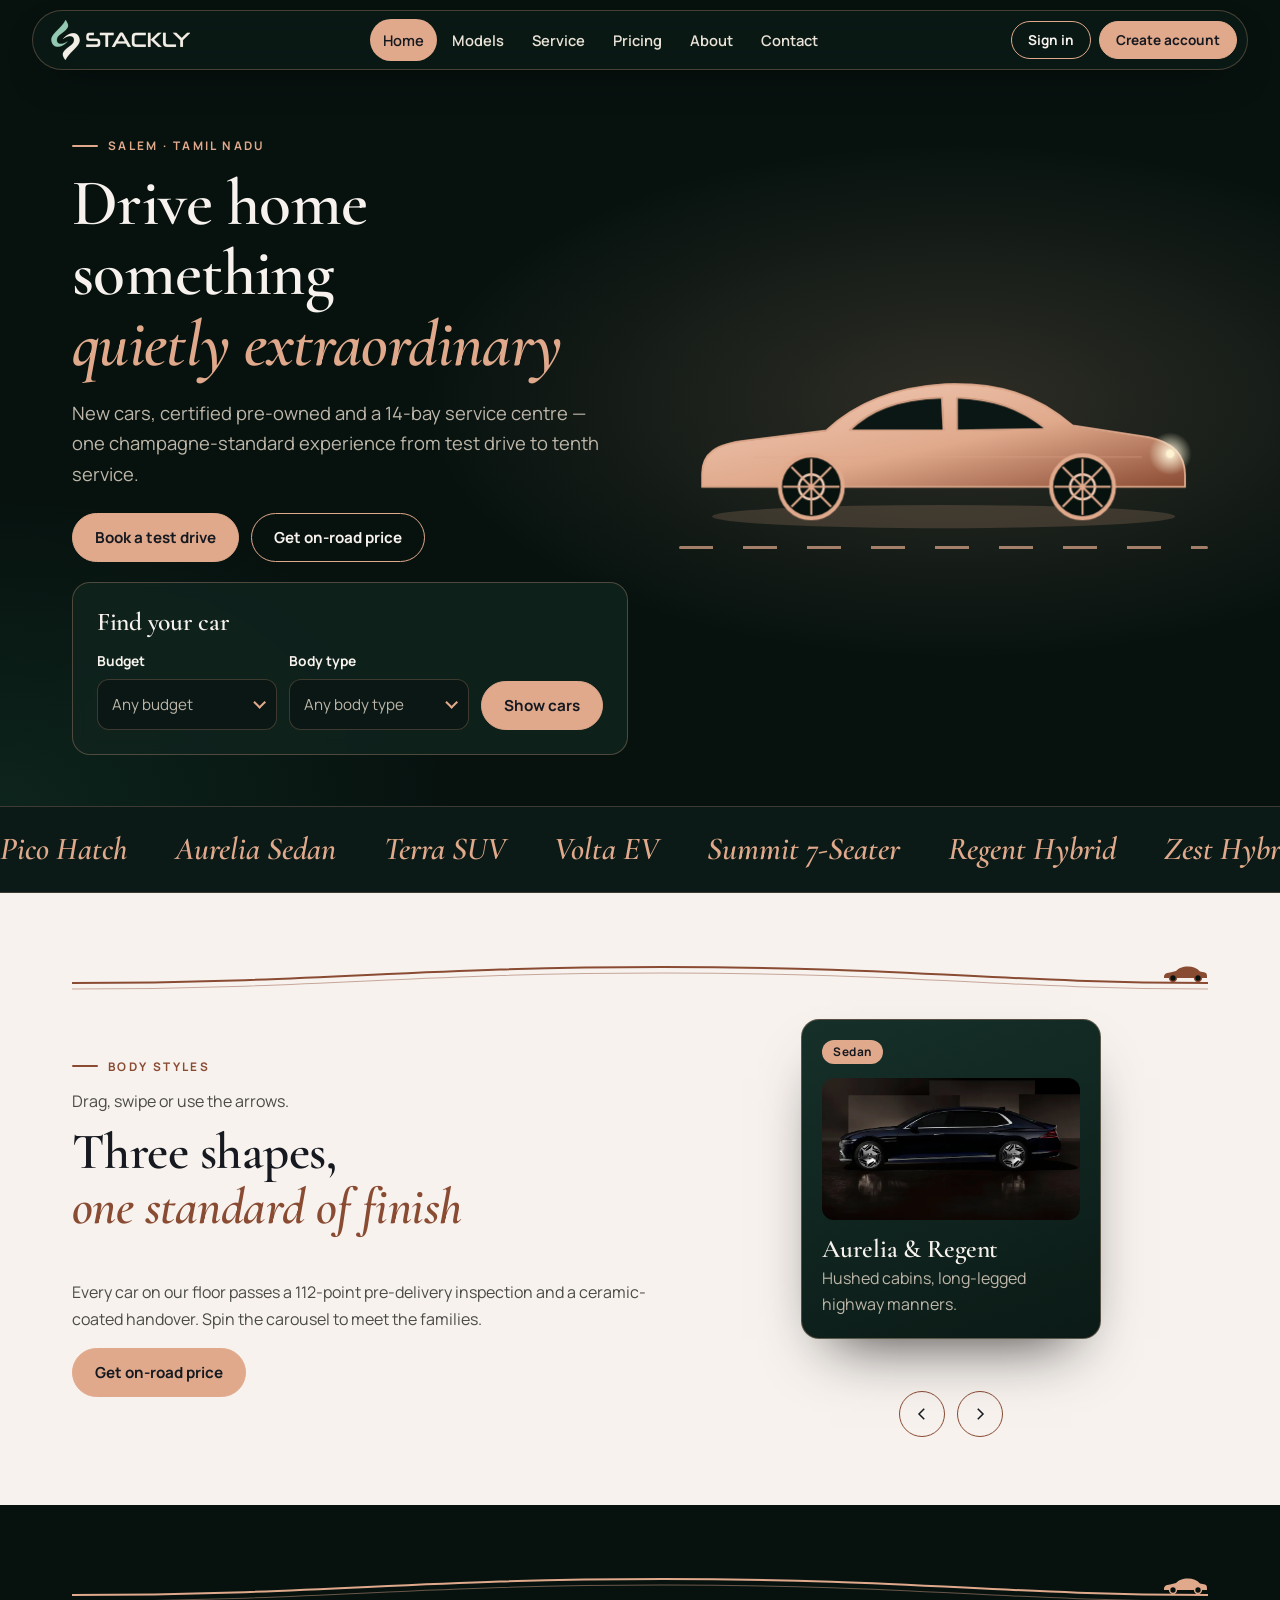
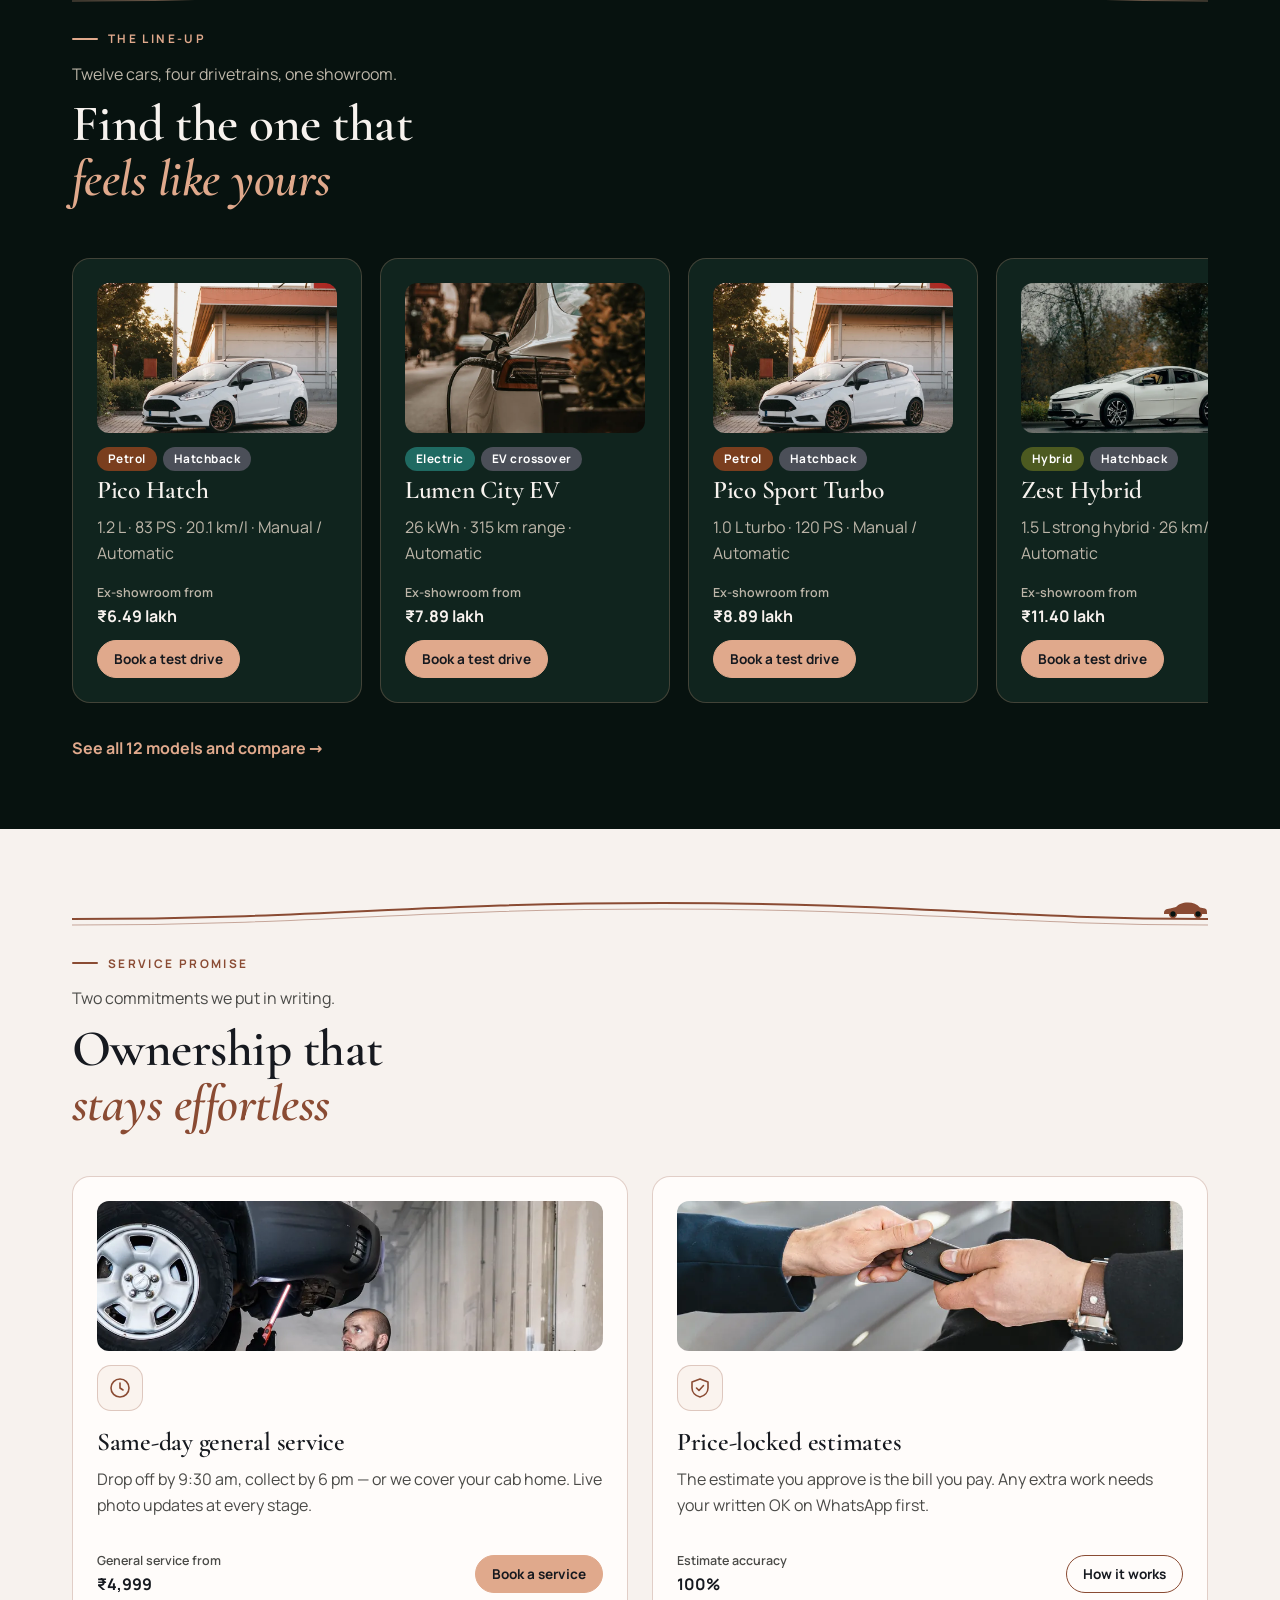
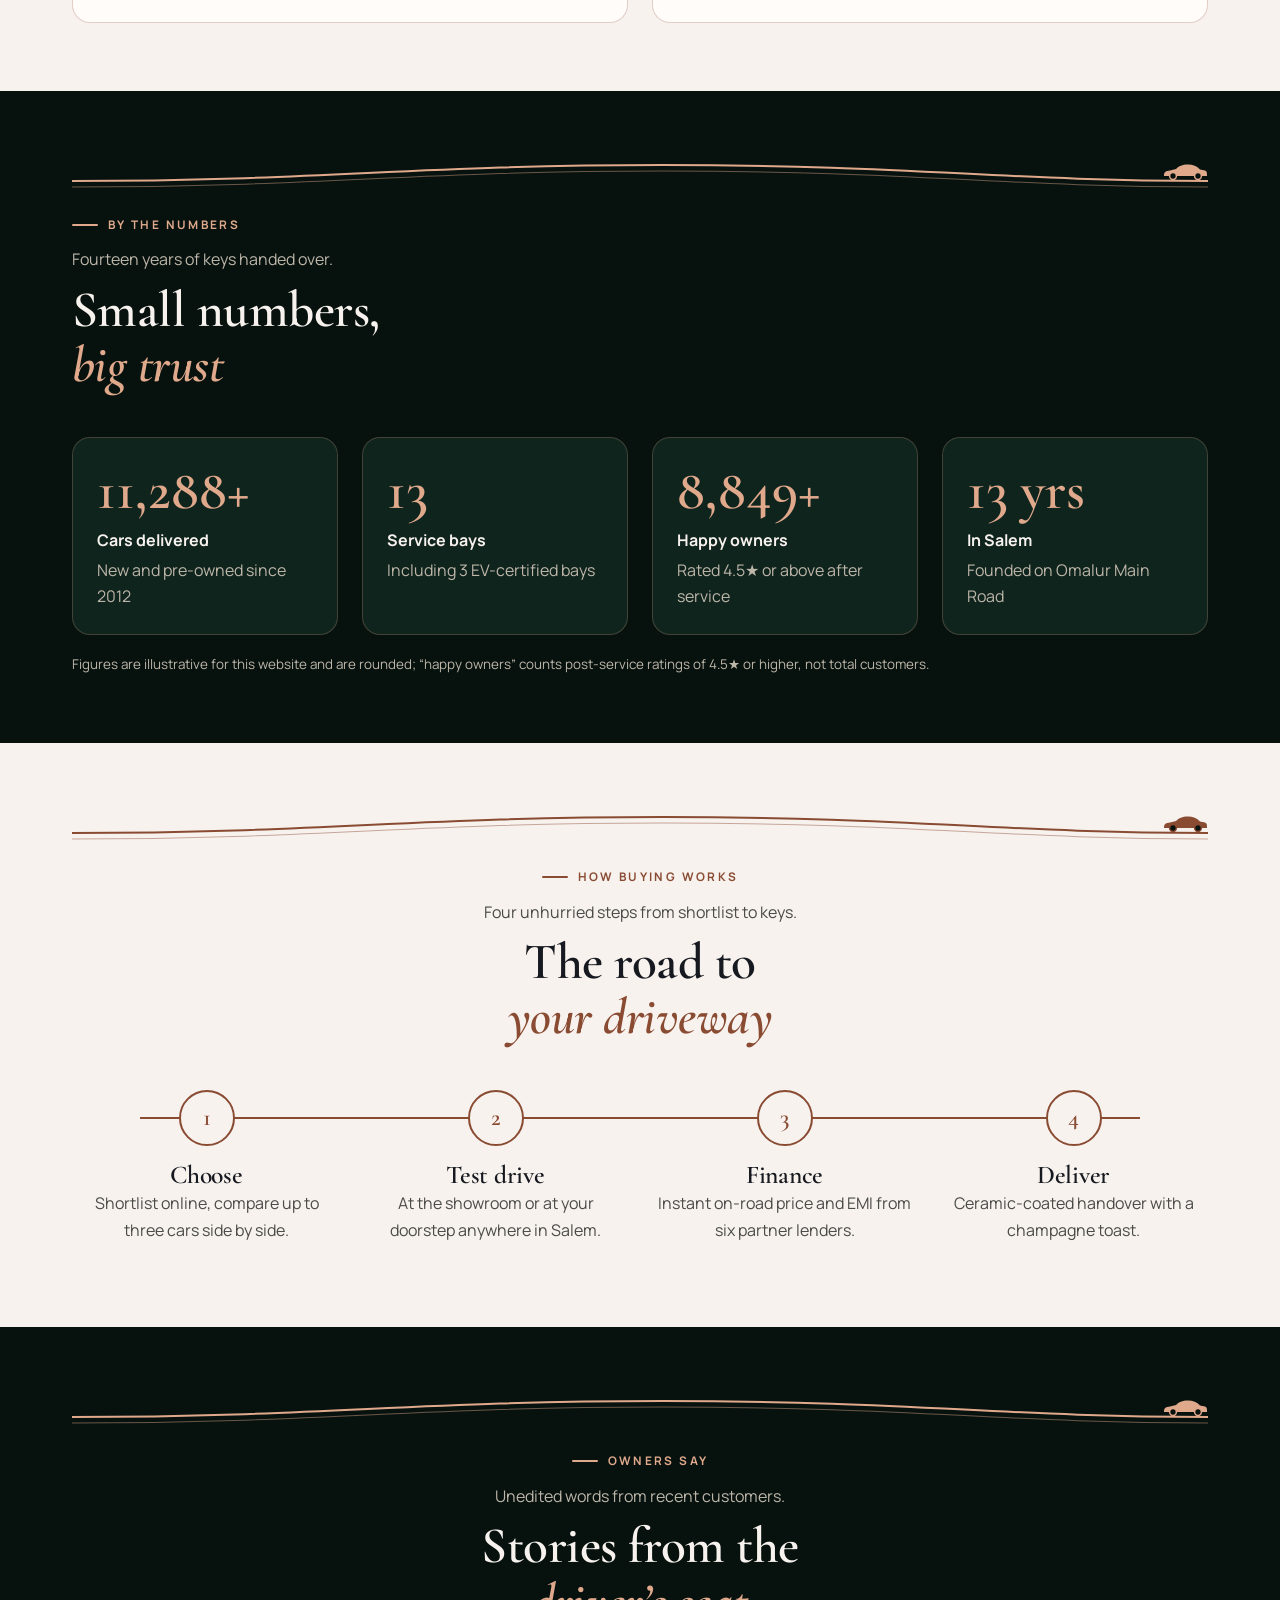
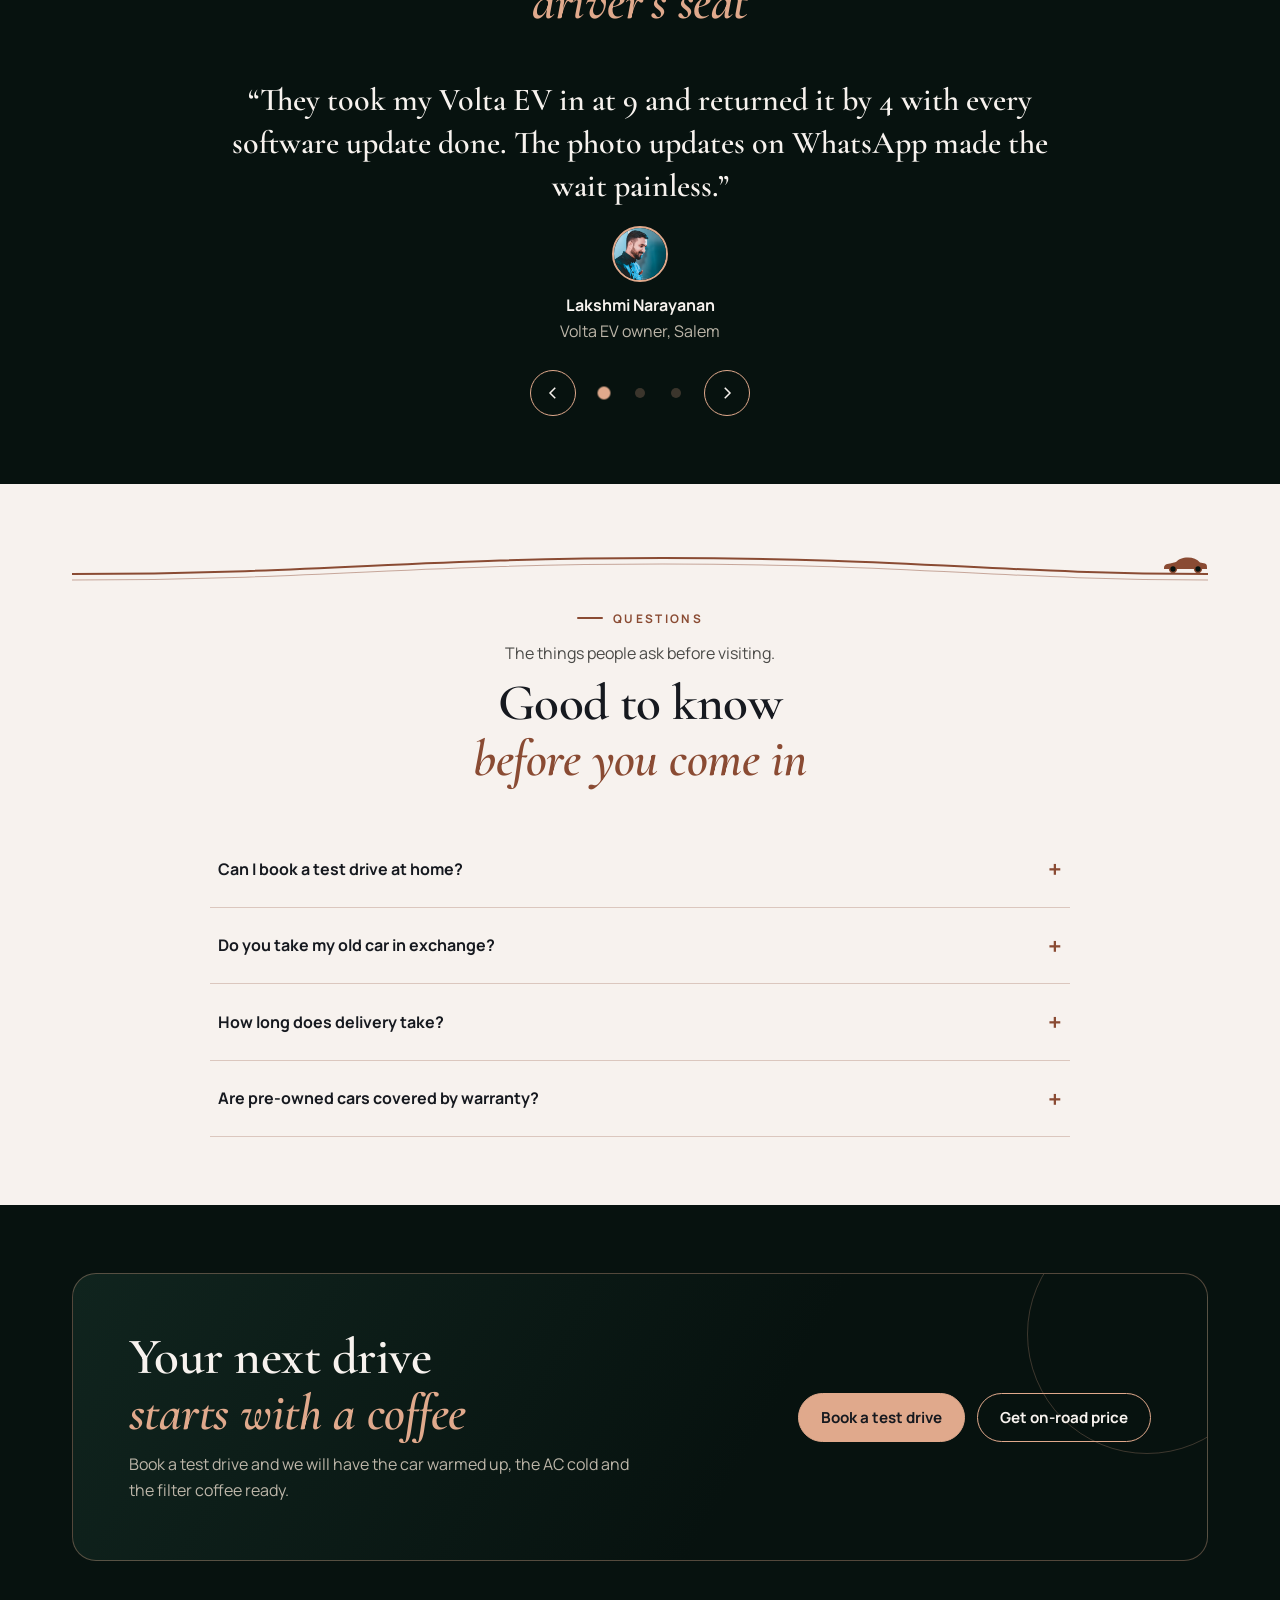
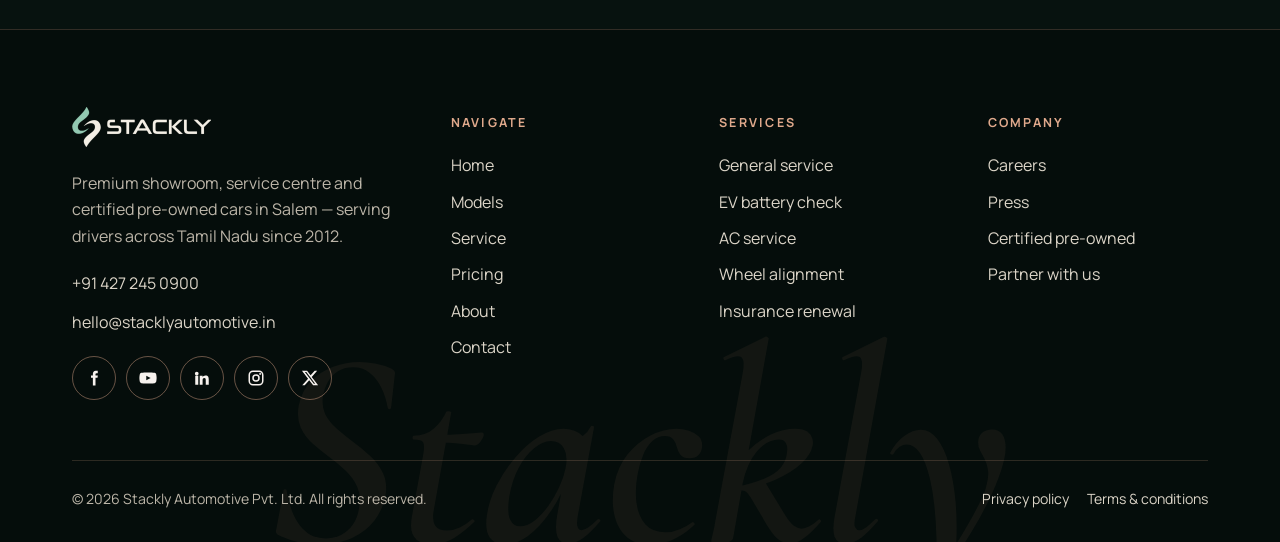
<file: index.html>
<!doctype html><html lang="en-IN"><head><meta charset="utf-8"><meta name="viewport" content="width=device-width,initial-scale=1"><title>Stackly Automotive — Premium cars &amp; service in Salem</title><meta name="description" content="Premium car showroom, service centre and certified pre-owned dealer in Salem, Tamil Nadu."><meta name="theme-color" content="#07120F"><link rel="icon" type="image/webp" href="favicon.webp"><link rel="stylesheet" href="styles.css"></head><body class=""><a class="skip" href="#main">Skip to content</a><header class="hdr"><div class="hdr-in"><a class="logo" href="index.html" aria-label="Stackly Automotive home"><img src="logo-light.webp" alt="Stackly" width="139" height="40"></a><nav aria-label="Main"><ul class="nav"><li><a href="index.html" aria-current=page>Home</a></li><li><a href="models.html">Models</a></li><li><a href="service.html">Service</a></li><li><a href="pricing.html">Pricing</a></li><li><a href="about.html">About</a></li><li><a href="contact.html">Contact</a></li></ul></nav><div class="hdr-cta"><a class="btn ghost sm" href="signin.html">Sign in</a><a class="btn sm" href="signup.html">Create account</a></div><button class="burger" type="button" aria-label="Open menu" aria-expanded="false" aria-controls="mmenu"><span></span><span></span><span></span></button></div></header><div class="mmenu" id="mmenu"><nav aria-label="Mobile"><ul><li><a href="index.html" aria-current=page>Home</a></li><li><a href="models.html">Models</a></li><li><a href="service.html">Service</a></li><li><a href="pricing.html">Pricing</a></li><li><a href="about.html">About</a></li><li><a href="contact.html">Contact</a></li></ul></nav><div class="mm-cta"><a class="btn ghost" href="signin.html">Sign in</a><a class="btn" href="signup.html">Create account</a></div></div><main id="main"><section class="hero s-dark"><div class="wrap hero-grid">
<div><span class="lbl" data-r="up">Salem · Tamil Nadu</span><h1 data-r="up" style="--d:.05s">Drive home something <em>quietly extraordinary</em></h1>
<p class="lead" data-r="up" style="--d:.1s">New cars, certified pre-owned and a 14-bay service centre — one champagne-standard experience from test drive to tenth service.</p>
<div class="btns" data-r="up" style="--d:.15s"><a class="btn" href="signup.html">Book a test drive</a><a class="btn ghost" href="pricing.html">Get on-road price</a></div>
<form class="hero-card" id="quick-search" novalidate data-r="up" style="--d:.2s"><h3>Find your car</h3><div class="qs">
<div class="fld "><label for="qs-budget">Budget</label><select id="qs-budget" name="qs-budget" data-v="select"><option value="">Any budget</option><option value="b1">Under ₹8 lakh</option><option value="b2">₹8–15 lakh</option><option value="b3">₹15–25 lakh</option><option value="b4">Above ₹25 lakh</option></select></div>
<div class="fld "><label for="qs-body">Body type</label><select id="qs-body" name="qs-body" data-v="select"><option value="">Any body type</option><option value="hatchback">Hatchback</option><option value="sedan">Sedan</option><option value="suv">SUV</option><option value="ev">EV crossover</option></select></div>
<button class="btn" type="submit">Show cars</button></div></form></div>
<div class="hero-car" data-r="right"><div data-fx="drive"><svg class="big" viewBox="0 0 640 250" role="img" aria-label="Champagne sports sedan drawing itself">
<defs><linearGradient id="champG" x1="0" x2="1" y1="0" y2="1"><stop offset="0" stop-color="#F2CDB8"/><stop offset=".55" stop-color="#E0A98C"/><stop offset="1" stop-color="#8A4B33"/></linearGradient>
<radialGradient id="lampG"><stop offset="0" stop-color="#FFF6DA"/><stop offset="1" stop-color="#FFF6DA" stop-opacity="0"/></radialGradient></defs>
<ellipse cx="320" cy="222" rx="280" ry="14" fill="rgba(224,169,140,.18)"/>
<path class="hc-fill" d="M28 170 C28 146 44 134 82 130 L178 118 C210 88 254 66 322 62 C386 60 432 74 476 112 L568 126 C598 132 612 148 612 172 L612 186 L28 186 Z"/>
<path class="hc-out" pathLength="1" d="M28 170 C28 146 44 134 82 130 L178 118 C210 88 254 66 322 62 C386 60 432 74 476 112 L568 126 C598 132 612 148 612 172 L612 186 L28 186 Z"/>
<path class="hc-win" d="M206 118 C230 94 262 80 318 78 L320 118 Z M336 78 C380 80 412 90 444 116 L336 118 Z"/>
<path class="hc-out" pathLength="1" d="M206 118 C230 94 262 80 318 78 L320 118 Z M336 78 C380 80 412 90 444 116 L336 118 Z"/>
<path class="hc-out" pathLength="1" d="M90 150 L560 150" style="stroke-width:1;opacity:.6"/>
<circle class="hc-lamp" cx="594" cy="146" r="26" fill="url(#lampG)"/><circle cx="594" cy="146" r="5" fill="#FFF3D1"/>
<g class="hc-whl"><circle cx="160" cy="186" r="38" fill="#07120F" stroke="#E0A98C" stroke-width="5"/><circle cx="160" cy="186" r="15" fill="none" stroke="#F2CDB8" stroke-width="3"/>
<path d="M160 152v68M126 186h68M136 162l48 48M184 162l-48 48" stroke="#E0A98C" stroke-width="2.5"/></g>
<g class="hc-whl"><circle cx="488" cy="186" r="38" fill="#07120F" stroke="#E0A98C" stroke-width="5"/><circle cx="488" cy="186" r="15" fill="none" stroke="#F2CDB8" stroke-width="3"/>
<path d="M488 152v68M454 186h68M464 162l48 48M512 162l-48 48" stroke="#E0A98C" stroke-width="2.5"/></g></svg></div><div class="roadline" aria-hidden="true"></div></div>
</div></section><div class="marq s-night" aria-label="Our model line-up"><div class="marq-t"><span>Pico Hatch</span><span>Aurelia Sedan</span><span>Terra SUV</span><span>Volta EV</span><span>Summit 7-Seater</span><span>Regent Hybrid</span><span>Zest Hybrid</span><span>Lumen City EV</span><span aria-hidden="true"></span><span aria-hidden="true">Pico Hatch</span><span aria-hidden="true">Aurelia Sedan</span><span aria-hidden="true">Terra SUV</span><span aria-hidden="true">Volta EV</span><span aria-hidden="true">Summit 7-Seater</span><span aria-hidden="true">Regent Hybrid</span><span aria-hidden="true">Zest Hybrid</span><span aria-hidden="true">Lumen City EV</span></div></div><section class="sec s-light "><div class="wrap"><div class="stripe" data-fx="stripe" aria-hidden="true"><svg viewBox="0 0 1000 34" preserveAspectRatio="none"><path class="ln" pathLength="1" d="M0 22 C220 22 300 6 520 6 S820 22 1000 22"/><path class="ln2" pathLength="1" d="M0 28 C220 28 300 12 520 12 S820 28 1000 28"/></svg><svg class="mini" viewBox="0 0 46 20" aria-hidden="true"><path fill="currentColor" d="M2 14 C2 11 4 10 8 9.5 L14 8 C17 5 20 3.5 26 3.5 C31 3.5 35 5 38 8.5 L43 9.5 C45 10 45 12 45 15 L2 15 Z"/><circle cx="11" cy="15" r="3.4" fill="#07120F" stroke="currentColor" stroke-width="1.5"/><circle cx="36" cy="15" r="3.4" fill="#07120F" stroke="currentColor" stroke-width="1.5"/></svg></div><div class="two" style="align-items:center"><div><div class="sh" data-r="up"><span class="lbl">Body styles</span><p class="intro">Drag, swipe or use the arrows.</p><h2>Three shapes, <em>one standard of finish</em></h2></div><p class="mute" data-r="left">Every car on our floor passes a 112-point pre-delivery inspection and a ceramic-coated handover. Spin the carousel to meet the families.</p><a class="btn" href="pricing.html" data-r="left">Get on-road price</a></div><div data-r="right"><div class="c3d" tabindex="0" aria-roledescription="carousel" aria-label="Body styles carousel. Use left and right arrow keys."><div class="c3d-ring"><div class="c3d-card"><span class="tg tg-gold">Sedan</span><div class="c3d-ph"><img class="pic" src="car-regent.webp" alt="Aurelia &amp; Regent" width="800" height="600" loading="eager" decoding="async"></div><h3>Aurelia & Regent</h3><p style="color:#BDB6A9;margin:0">Hushed cabins, long-legged highway manners.</p></div><div class="c3d-card"><span class="tg tg-gold">SUV</span><div class="c3d-ph"><img class="pic" src="car-summit.webp" alt="Terra &amp; Summit" width="800" height="600" loading="eager" decoding="async"></div><h3>Terra & Summit</h3><p style="color:#BDB6A9;margin:0">Commanding view, ghat-road confidence, up to 7 seats.</p></div><div class="c3d-card"><span class="tg tg-gold">EV</span><div class="c3d-ph"><img class="pic" src="car-volta.webp" alt="Volta &amp; Lumen" width="800" height="600" loading="eager" decoding="async"></div><h3>Volta & Lumen</h3><p style="color:#BDB6A9;margin:0">Up to 560 km range, free home charger install.</p></div></div></div><div class="c3d-ctl"><button class="rbtn c3d-prev" type="button" aria-label="Previous body style"><svg viewBox="0 0 24 24"><path d="M15 5l-7 7 7 7"/></svg></button><button class="rbtn c3d-next" type="button" aria-label="Next body style"><svg viewBox="0 0 24 24"><path d="M9 5l7 7-7 7"/></svg></button></div></div></div></div></section><section class="sec s-dark "><div class="wrap"><div class="stripe" data-fx="stripe" aria-hidden="true"><svg viewBox="0 0 1000 34" preserveAspectRatio="none"><path class="ln" pathLength="1" d="M0 22 C220 22 300 6 520 6 S820 22 1000 22"/><path class="ln2" pathLength="1" d="M0 28 C220 28 300 12 520 12 S820 28 1000 28"/></svg><svg class="mini" viewBox="0 0 46 20" aria-hidden="true"><path fill="currentColor" d="M2 14 C2 11 4 10 8 9.5 L14 8 C17 5 20 3.5 26 3.5 C31 3.5 35 5 38 8.5 L43 9.5 C45 10 45 12 45 15 L2 15 Z"/><circle cx="11" cy="15" r="3.4" fill="#07120F" stroke="currentColor" stroke-width="1.5"/><circle cx="36" cy="15" r="3.4" fill="#07120F" stroke="currentColor" stroke-width="1.5"/></svg></div><div class="sh" data-r="up"><span class="lbl">The line-up</span><p class="intro">Twelve cars, four drivetrains, one showroom.</p><h2>Find the one that <em>feels like yours</em></h2></div><div class="rail" data-r="up"><article class="card mcard" data-id="pico" data-body="hatchback" data-fuel="petrol" data-budget="b1" data-trans="manual automatic" data-r="up"><div class="gfx photo"><img class="pic" src="car-pico.webp" alt="Pico Hatch" width="800" height="600" loading="lazy" decoding="async"></div><div class="tags"><span class="tg tg-pet">Petrol</span><span class="tg tg-neu">Hatchback</span></div><h3>Pico Hatch</h3><p class="mute grow" style="margin:0">1.2 L · 83 PS · 20.1 km/l · Manual / Automatic</p><div class="foot"><span class="price"><small>Ex-showroom from</small>₹6.49 lakh</span><a class="btn sm" href="signup.html">Book a test drive</a></div></article><article class="card mcard" data-id="lumen" data-body="ev" data-fuel="ev" data-budget="b1" data-trans="automatic" data-r="up"><div class="gfx photo"><img class="pic" src="car-lumen.webp" alt="Lumen City EV" width="800" height="600" loading="lazy" decoding="async"></div><div class="tags"><span class="tg tg-ev">Electric</span><span class="tg tg-neu">EV crossover</span></div><h3>Lumen City EV</h3><p class="mute grow" style="margin:0">26 kWh · 315 km range · Automatic</p><div class="foot"><span class="price"><small>Ex-showroom from</small>₹7.89 lakh</span><a class="btn sm" href="signup.html">Book a test drive</a></div></article><article class="card mcard" data-id="picos" data-body="hatchback" data-fuel="petrol" data-budget="b2" data-trans="manual automatic" data-r="up"><div class="gfx photo"><img class="pic" src="car-pico.webp" alt="Pico Sport Turbo" width="800" height="600" loading="lazy" decoding="async"></div><div class="tags"><span class="tg tg-pet">Petrol</span><span class="tg tg-neu">Hatchback</span></div><h3>Pico Sport Turbo</h3><p class="mute grow" style="margin:0">1.0 L turbo · 120 PS · Manual / Automatic</p><div class="foot"><span class="price"><small>Ex-showroom from</small>₹8.89 lakh</span><a class="btn sm" href="signup.html">Book a test drive</a></div></article><article class="card mcard" data-id="zest" data-body="hatchback" data-fuel="hybrid" data-budget="b2" data-trans="automatic" data-r="up"><div class="gfx photo"><img class="pic" src="car-zest.webp" alt="Zest Hybrid" width="800" height="600" loading="lazy" decoding="async"></div><div class="tags"><span class="tg tg-hyb">Hybrid</span><span class="tg tg-neu">Hatchback</span></div><h3>Zest Hybrid</h3><p class="mute grow" style="margin:0">1.5 L strong hybrid · 26 km/l · Automatic</p><div class="foot"><span class="price"><small>Ex-showroom from</small>₹11.40 lakh</span><a class="btn sm" href="signup.html">Book a test drive</a></div></article><article class="card mcard" data-id="aurelia" data-body="sedan" data-fuel="petrol" data-budget="b2" data-trans="manual automatic" data-r="up"><div class="gfx photo"><img class="pic" src="car-aurelia.webp" alt="Aurelia Sedan" width="800" height="600" loading="lazy" decoding="async"></div><div class="tags"><span class="tg tg-pet">Petrol</span><span class="tg tg-neu">Sedan</span></div><h3>Aurelia Sedan</h3><p class="mute grow" style="margin:0">1.5 L · 115 PS · CVT · Manual / Automatic</p><div class="foot"><span class="price"><small>Ex-showroom from</small>₹11.90 lakh</span><a class="btn sm" href="signup.html">Book a test drive</a></div></article><article class="card mcard" data-id="aureliad" data-body="sedan" data-fuel="diesel" data-budget="b2" data-trans="manual automatic" data-r="up"><div class="gfx photo"><img class="pic" src="car-aurelia.webp" alt="Aurelia Diesel" width="800" height="600" loading="lazy" decoding="async"></div><div class="tags"><span class="tg tg-dsl">Diesel</span><span class="tg tg-neu">Sedan</span></div><h3>Aurelia Diesel</h3><p class="mute grow" style="margin:0">1.5 L CRDi · 250 Nm · Manual / Automatic</p><div class="foot"><span class="price"><small>Ex-showroom from</small>₹14.20 lakh</span><a class="btn sm" href="signup.html">Book a test drive</a></div></article><article class="card mcard" data-id="terrap" data-body="suv" data-fuel="petrol" data-budget="b2" data-trans="manual automatic" data-r="up"><div class="gfx photo"><img class="pic" src="car-terra-petrol.webp" alt="Terra SUV Petrol" width="800" height="600" loading="lazy" decoding="async"></div><div class="tags"><span class="tg tg-pet">Petrol</span><span class="tg tg-neu">SUV</span></div><h3>Terra SUV Petrol</h3><p class="mute grow" style="margin:0">1.5 L turbo · 160 PS · Manual / Automatic</p><div class="foot"><span class="price"><small>Ex-showroom from</small>₹13.90 lakh</span><a class="btn sm" href="signup.html">Book a test drive</a></div></article><article class="card mcard" data-id="volta" data-body="ev" data-fuel="ev" data-budget="b3" data-trans="automatic" data-r="up"><div class="gfx photo"><img class="pic" src="car-volta.webp" alt="Volta EV" width="800" height="600" loading="lazy" decoding="async"></div><div class="tags"><span class="tg tg-ev">Electric</span><span class="tg tg-neu">EV crossover</span></div><h3>Volta EV</h3><p class="mute grow" style="margin:0">40 kWh · 420 km range · Automatic</p><div class="foot"><span class="price"><small>Ex-showroom from</small>₹15.90 lakh</span><a class="btn sm" href="signup.html">Book a test drive</a></div></article></div><p style="margin-top:14px"><a class="link" href="models.html">See all 12 models and compare →</a></p></div></section><section class="sec s-light "><div class="wrap"><div class="stripe" data-fx="stripe" aria-hidden="true"><svg viewBox="0 0 1000 34" preserveAspectRatio="none"><path class="ln" pathLength="1" d="M0 22 C220 22 300 6 520 6 S820 22 1000 22"/><path class="ln2" pathLength="1" d="M0 28 C220 28 300 12 520 12 S820 28 1000 28"/></svg><svg class="mini" viewBox="0 0 46 20" aria-hidden="true"><path fill="currentColor" d="M2 14 C2 11 4 10 8 9.5 L14 8 C17 5 20 3.5 26 3.5 C31 3.5 35 5 38 8.5 L43 9.5 C45 10 45 12 45 15 L2 15 Z"/><circle cx="11" cy="15" r="3.4" fill="#07120F" stroke="currentColor" stroke-width="1.5"/><circle cx="36" cy="15" r="3.4" fill="#07120F" stroke="currentColor" stroke-width="1.5"/></svg></div><div class="sh" data-r="up"><span class="lbl">Service promise</span><p class="intro">Two commitments we put in writing.</p><h2>Ownership that <em>stays effortless</em></h2></div><div class="pair" data-stagger><article class="card" data-r="left"><div class="gfx photo"><img class="pic" src="mechanic.webp" alt="Technician inspecting a car on a lift" width="900" height="600" loading="lazy" decoding="async"></div><div class="ic"><svg viewBox="0 0 24 24" aria-hidden="true"><circle cx="12" cy="12" r="9"/><path d="M12 7v5l3 2"/></svg></div><h3>Same-day general service</h3><p class="mute grow">Drop off by 9:30 am, collect by 6 pm — or we cover your cab home. Live photo updates at every stage.</p><div class="foot"><span class="price"><small>General service from</small>₹4,999</span><a class="btn sm" href="service.html">Book a service</a></div></article><article class="card" data-r="right"><div class="gfx photo"><img class="pic" src="handover.webp" alt="Car keys handed over at delivery" width="900" height="600" loading="lazy" decoding="async"></div><div class="ic"><svg viewBox="0 0 24 24" aria-hidden="true"><path d="M12 3l8 3v6c0 4.5-3.4 8-8 9-4.6-1-8-4.5-8-9V6z"/><path d="M8.5 12l2.5 2.5 4.5-5"/></svg></div><h3>Price-locked estimates</h3><p class="mute grow">The estimate you approve is the bill you pay. Any extra work needs your written OK on WhatsApp first.</p><div class="foot"><span class="price"><small>Estimate accuracy</small>100%</span><a class="btn sm ghost" href="service.html">How it works</a></div></article></div></div></section><section class="sec s-dark "><div class="wrap"><div class="stripe" data-fx="stripe" aria-hidden="true"><svg viewBox="0 0 1000 34" preserveAspectRatio="none"><path class="ln" pathLength="1" d="M0 22 C220 22 300 6 520 6 S820 22 1000 22"/><path class="ln2" pathLength="1" d="M0 28 C220 28 300 12 520 12 S820 28 1000 28"/></svg><svg class="mini" viewBox="0 0 46 20" aria-hidden="true"><path fill="currentColor" d="M2 14 C2 11 4 10 8 9.5 L14 8 C17 5 20 3.5 26 3.5 C31 3.5 35 5 38 8.5 L43 9.5 C45 10 45 12 45 15 L2 15 Z"/><circle cx="11" cy="15" r="3.4" fill="#07120F" stroke="currentColor" stroke-width="1.5"/><circle cx="36" cy="15" r="3.4" fill="#07120F" stroke="currentColor" stroke-width="1.5"/></svg></div><div class="sh" data-r="up"><span class="lbl">By the numbers</span><p class="intro">Fourteen years of keys handed over.</p><h2>Small numbers, <em>big trust</em></h2></div><div class="grid g4" data-fx="count" data-stagger><div class="card stat" data-r="up"><div class="n" data-to="12500" data-suf="+">0+</div><div class="t">Cars delivered</div><p class="mute" style="margin:4px 0 0">New and pre-owned since 2012</p></div><div class="card stat" data-r="up"><div class="n" data-to="14" data-suf="">0</div><div class="t">Service bays</div><p class="mute" style="margin:4px 0 0">Including 3 EV-certified bays</p></div><div class="card stat" data-r="up"><div class="n" data-to="9800" data-suf="+">0+</div><div class="t">Happy owners</div><p class="mute" style="margin:4px 0 0">Rated 4.5★ or above after service</p></div><div class="card stat" data-r="up"><div class="n" data-to="14" data-suf=" yrs">0 yrs</div><div class="t">In Salem</div><p class="mute" style="margin:4px 0 0">Founded on Omalur Main Road</p></div></div><p class="caveat">Figures are illustrative for this website and are rounded; “happy owners” counts post-service ratings of 4.5★ or higher, not total customers.</p></div></section><section class="sec s-light "><div class="wrap"><div class="stripe" data-fx="stripe" aria-hidden="true"><svg viewBox="0 0 1000 34" preserveAspectRatio="none"><path class="ln" pathLength="1" d="M0 22 C220 22 300 6 520 6 S820 22 1000 22"/><path class="ln2" pathLength="1" d="M0 28 C220 28 300 12 520 12 S820 28 1000 28"/></svg><svg class="mini" viewBox="0 0 46 20" aria-hidden="true"><path fill="currentColor" d="M2 14 C2 11 4 10 8 9.5 L14 8 C17 5 20 3.5 26 3.5 C31 3.5 35 5 38 8.5 L43 9.5 C45 10 45 12 45 15 L2 15 Z"/><circle cx="11" cy="15" r="3.4" fill="#07120F" stroke="currentColor" stroke-width="1.5"/><circle cx="36" cy="15" r="3.4" fill="#07120F" stroke="currentColor" stroke-width="1.5"/></svg></div><div class="sh c" data-r="up"><span class="lbl">How buying works</span><p class="intro">Four unhurried steps from shortlist to keys.</p><h2>The road to <em>your driveway</em></h2></div><div class="steps" data-fx="steps"><div class="bar"></div><div class="step" data-r="up" style="--d:0.0s"><div class="dot">1</div><h3>Choose</h3><p class="mute">Shortlist online, compare up to three cars side by side.</p></div><div class="step" data-r="up" style="--d:0.12s"><div class="dot">2</div><h3>Test drive</h3><p class="mute">At the showroom or at your doorstep anywhere in Salem.</p></div><div class="step" data-r="up" style="--d:0.24s"><div class="dot">3</div><h3>Finance</h3><p class="mute">Instant on-road price and EMI from six partner lenders.</p></div><div class="step" data-r="up" style="--d:0.36s"><div class="dot">4</div><h3>Deliver</h3><p class="mute">Ceramic-coated handover with a champagne toast.</p></div></div></div></section><section class="sec s-dark "><div class="wrap"><div class="stripe" data-fx="stripe" aria-hidden="true"><svg viewBox="0 0 1000 34" preserveAspectRatio="none"><path class="ln" pathLength="1" d="M0 22 C220 22 300 6 520 6 S820 22 1000 22"/><path class="ln2" pathLength="1" d="M0 28 C220 28 300 12 520 12 S820 28 1000 28"/></svg><svg class="mini" viewBox="0 0 46 20" aria-hidden="true"><path fill="currentColor" d="M2 14 C2 11 4 10 8 9.5 L14 8 C17 5 20 3.5 26 3.5 C31 3.5 35 5 38 8.5 L43 9.5 C45 10 45 12 45 15 L2 15 Z"/><circle cx="11" cy="15" r="3.4" fill="#07120F" stroke="currentColor" stroke-width="1.5"/><circle cx="36" cy="15" r="3.4" fill="#07120F" stroke="currentColor" stroke-width="1.5"/></svg></div><div class="sh c" data-r="up"><span class="lbl">Owners say</span><p class="intro">Unedited words from recent customers.</p><h2>Stories from the <em>driver’s seat</em></h2></div><div style="max-width:860px;margin:0 auto;text-align:center" data-r="up"><div class="tcar" aria-roledescription="carousel" aria-label="Customer reviews"><div class="tcar-t"><figure class="tcar-s" style="margin:0"><blockquote class="quote">“They took my Volta EV in at 9 and returned it by 4 with every software update done. The photo updates on WhatsApp made the wait painless.”</blockquote><figcaption><img class="tav" src="person-prakash.webp" alt="Lakshmi Narayanan" width="400" height="400" loading="lazy" decoding="async"><b>Lakshmi Narayanan</b><br><span class="mute">Volta EV owner, Salem</span></figcaption></figure><figure class="tcar-s" style="margin:0"><blockquote class="quote">“Bought our Summit 7-Seater for the Kodaikanal trips. The on-road price they quoted matched the final invoice to the rupee.”</blockquote><figcaption><b>Prakash & Meena</b><br><span class="mute">Summit owners, Namakkal</span></figcaption></figure><figure class="tcar-s" style="margin:0"><blockquote class="quote">“First car, first loan. The advisor explained every line of the EMI breakdown without once pushing an add-on.”</blockquote><figcaption><img class="tav" src="person-harini.webp" alt="Harini S" width="400" height="400" loading="lazy" decoding="async"><b>Harini S</b><br><span class="mute">Pico Hatch owner, Erode</span></figcaption></figure></div></div><div class="c3d-ctl"><button class="rbtn t-prev" type="button" aria-label="Previous review"><svg viewBox="0 0 24 24"><path d="M15 5l-7 7 7 7"/></svg></button><div class="dots" style="margin:0"></div><button class="rbtn t-next" type="button" aria-label="Next review"><svg viewBox="0 0 24 24"><path d="M9 5l7 7-7 7"/></svg></button></div></div></div></section><section class="sec s-light "><div class="wrap"><div class="stripe" data-fx="stripe" aria-hidden="true"><svg viewBox="0 0 1000 34" preserveAspectRatio="none"><path class="ln" pathLength="1" d="M0 22 C220 22 300 6 520 6 S820 22 1000 22"/><path class="ln2" pathLength="1" d="M0 28 C220 28 300 12 520 12 S820 28 1000 28"/></svg><svg class="mini" viewBox="0 0 46 20" aria-hidden="true"><path fill="currentColor" d="M2 14 C2 11 4 10 8 9.5 L14 8 C17 5 20 3.5 26 3.5 C31 3.5 35 5 38 8.5 L43 9.5 C45 10 45 12 45 15 L2 15 Z"/><circle cx="11" cy="15" r="3.4" fill="#07120F" stroke="currentColor" stroke-width="1.5"/><circle cx="36" cy="15" r="3.4" fill="#07120F" stroke="currentColor" stroke-width="1.5"/></svg></div><div class="sh c" data-r="up"><span class="lbl">Questions</span><p class="intro">The things people ask before visiting.</p><h2>Good to know <em>before you come in</em></h2></div><div class="faq" data-r="up"><details><summary>Can I book a test drive at home?</summary><p>Yes. Within 25 km of our Salem showroom we bring the car to you at no charge; across Tamil Nadu we arrange it through partner outlets.</p></details><details><summary>Do you take my old car in exchange?</summary><p>We do. A certified evaluator inspects it in 30 minutes and gives a written offer valid for 7 days, adjustable against any new or pre-owned car.</p></details><details><summary>How long does delivery take?</summary><p>Most variants in stock deliver within 7 days of finance approval. Specific colours or top variants can take 3–6 weeks; we tell you the date before you pay.</p></details><details><summary>Are pre-owned cars covered by warranty?</summary><p>Every certified pre-owned car gets a 1-year / 20,000 km warranty, a 150-point inspection report and free first service.</p></details></div></div></section><section class="sec s-dark "><div class="wrap"><div class="band" data-r="zoom"><div><h2>Your next drive <em>starts with a coffee</em></h2><p class="mute" style="margin:10px 0 0;max-width:520px">Book a test drive and we will have the car warmed up, the AC cold and the filter coffee ready.</p></div><div class="btns"><a class="btn" href="signup.html">Book a test drive</a><a class="btn ghost" href="pricing.html">Get on-road price</a></div></div></div></section></main><footer class="ftr"><div class="wrap"><div class="ftr-grid"><div class="ftr-brand"><a class="logo" href="index.html" aria-label="Stackly Automotive home"><img src="logo-light.webp" alt="Stackly" width="139" height="40"></a><p>Premium showroom, service centre and certified pre-owned cars in Salem — serving drivers across Tamil Nadu since 2012.</p><div class="ftr-contact"><a href="tel:+914272450900">+91 427 245 0900</a><a href="mailto:hello@stacklyautomotive.in">hello@stacklyautomotive.in</a></div><div class="social"><a href="https://www.facebook.com/stacklyautomotive" aria-label="Stackly Automotive on Facebook"><svg viewBox="0 0 24 24" aria-hidden="true"><path fill="currentColor" d="M14 8.5V6.8c0-.8.5-1.3 1.4-1.3H17V2.2h-2.6C11.6 2.2 10.5 4 10.5 6.5v2H8v3.3h2.5V22H14V11.8h2.7l.4-3.3z"/></svg></a><a href="https://www.youtube.com/stacklyautomotive" aria-label="Stackly Automotive on YouTube"><svg viewBox="0 0 24 24" aria-hidden="true"><path fill="currentColor" d="M23 7.2a3 3 0 0 0-2.1-2.1C19 4.6 12 4.6 12 4.6s-7 0-8.9.5A3 3 0 0 0 1 7.2 31 31 0 0 0 .5 12a31 31 0 0 0 .5 4.8 3 3 0 0 0 2.1 2.1c1.9.5 8.9.5 8.9.5s7 0 8.9-.5a3 3 0 0 0 2.1-2.1 31 31 0 0 0 .5-4.8 31 31 0 0 0-.5-4.8zM9.7 15.1V8.9l5.8 3.1z"/></svg></a><a href="https://www.linkedin.com/stacklyautomotive" aria-label="Stackly Automotive on LinkedIn"><svg viewBox="0 0 24 24" aria-hidden="true"><path fill="currentColor" d="M4.98 3.5a2.5 2.5 0 1 1 0 5 2.5 2.5 0 0 1 0-5zM3 9h4v12H3zM9 9h3.8v1.7h.05c.53-1 1.83-2.05 3.77-2.05C20.6 8.65 21 11.2 21 14.4V21h-4v-5.8c0-1.4 0-3.2-1.95-3.2-1.95 0-2.25 1.5-2.25 3.1V21H9z"/></svg></a><a href="https://www.instagram.com/stacklyautomotive" aria-label="Stackly Automotive on Instagram"><svg viewBox="0 0 24 24" aria-hidden="true"><rect x="3" y="3" width="18" height="18" rx="5" fill="none" stroke="currentColor" stroke-width="2"/><circle cx="12" cy="12" r="4" fill="none" stroke="currentColor" stroke-width="2"/><circle cx="17.5" cy="6.5" r="1.3" fill="currentColor"/></svg></a><a href="https://www.x.com/stacklyautomotive" aria-label="Stackly Automotive on X"><svg viewBox="0 0 24 24" aria-hidden="true"><path fill="currentColor" d="M18.24 2.25h3.31l-7.23 8.26 8.5 11.24h-6.66l-5.21-6.82-5.97 6.82H1.67l7.73-8.84L1.25 2.25h6.83l4.71 6.23zm-1.16 17.52h1.83L7.08 4.13H5.12z"/></svg></a></div></div><div><h4>Navigate</h4><ul class="fnav"><li><a href="index.html">Home</a></li><li><a href="models.html">Models</a></li><li><a href="service.html">Service</a></li><li><a href="pricing.html">Pricing</a></li><li><a href="about.html">About</a></li><li><a href="contact.html">Contact</a></li></ul></div><div><h4>Services</h4><ul><li><a href="services/general.html">General service</a></li><li><a href="services/ev.html">EV battery check</a></li><li><a href="services/ac.html">AC service</a></li><li><a href="services/align.html">Wheel alignment</a></li><li><a href="services/insurance.html">Insurance renewal</a></li></ul></div><div><h4>Company</h4><ul><li><a href="company/careers.html">Careers</a></li><li><a href="company/press.html">Press</a></li><li><a href="company/preowned.html">Certified pre-owned</a></li><li><a href="company/dealers.html">Partner with us</a></li></ul></div></div><div class="ftr-bar"><span>© <span id="year">2026</span> Stackly Automotive Pvt. Ltd. All rights reserved.</span><nav aria-label="Legal"><a href="privacy-policy.html">Privacy policy</a><a href="terms-conditions.html">Terms &amp; conditions</a></nav></div></div></footer><div class="splash" aria-hidden="true"><img src="logo-light.webp" alt="" width="139" height="40"></div><script src="script.js" defer></script></body></html>
</file>
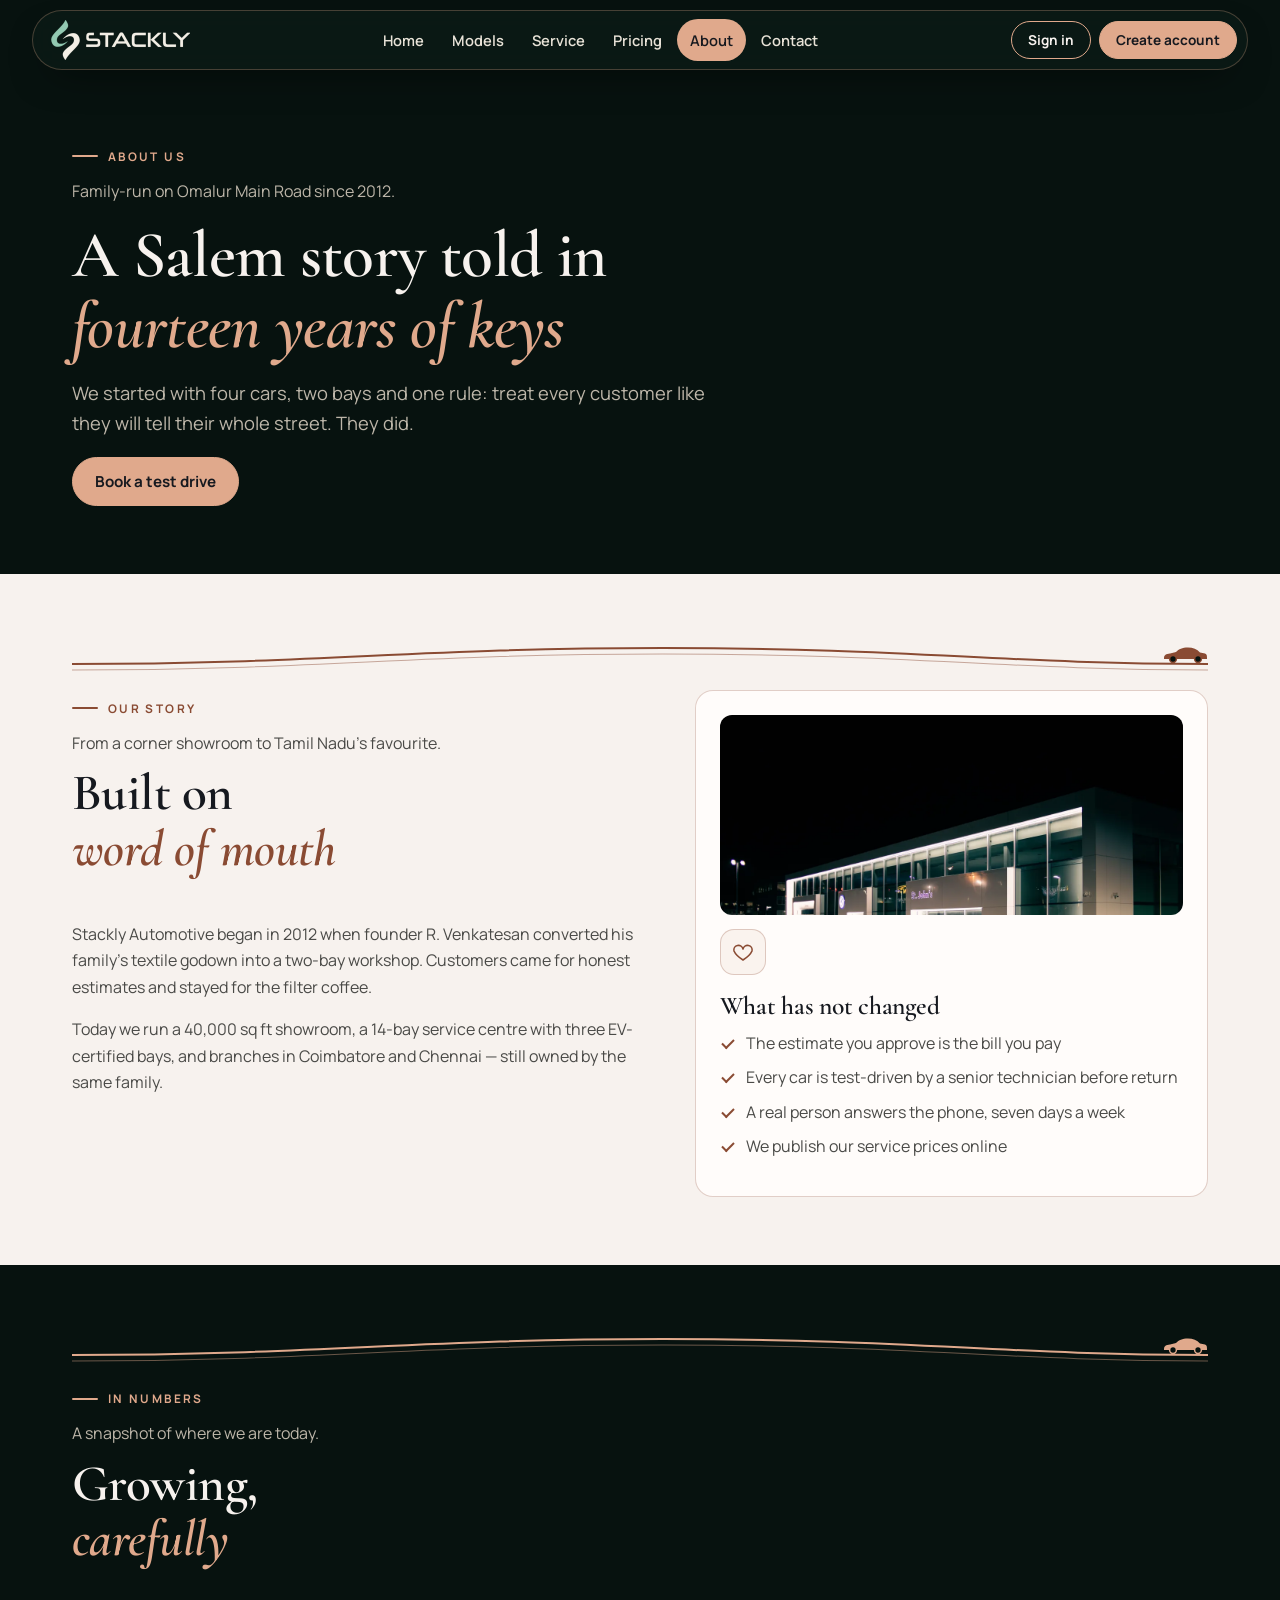
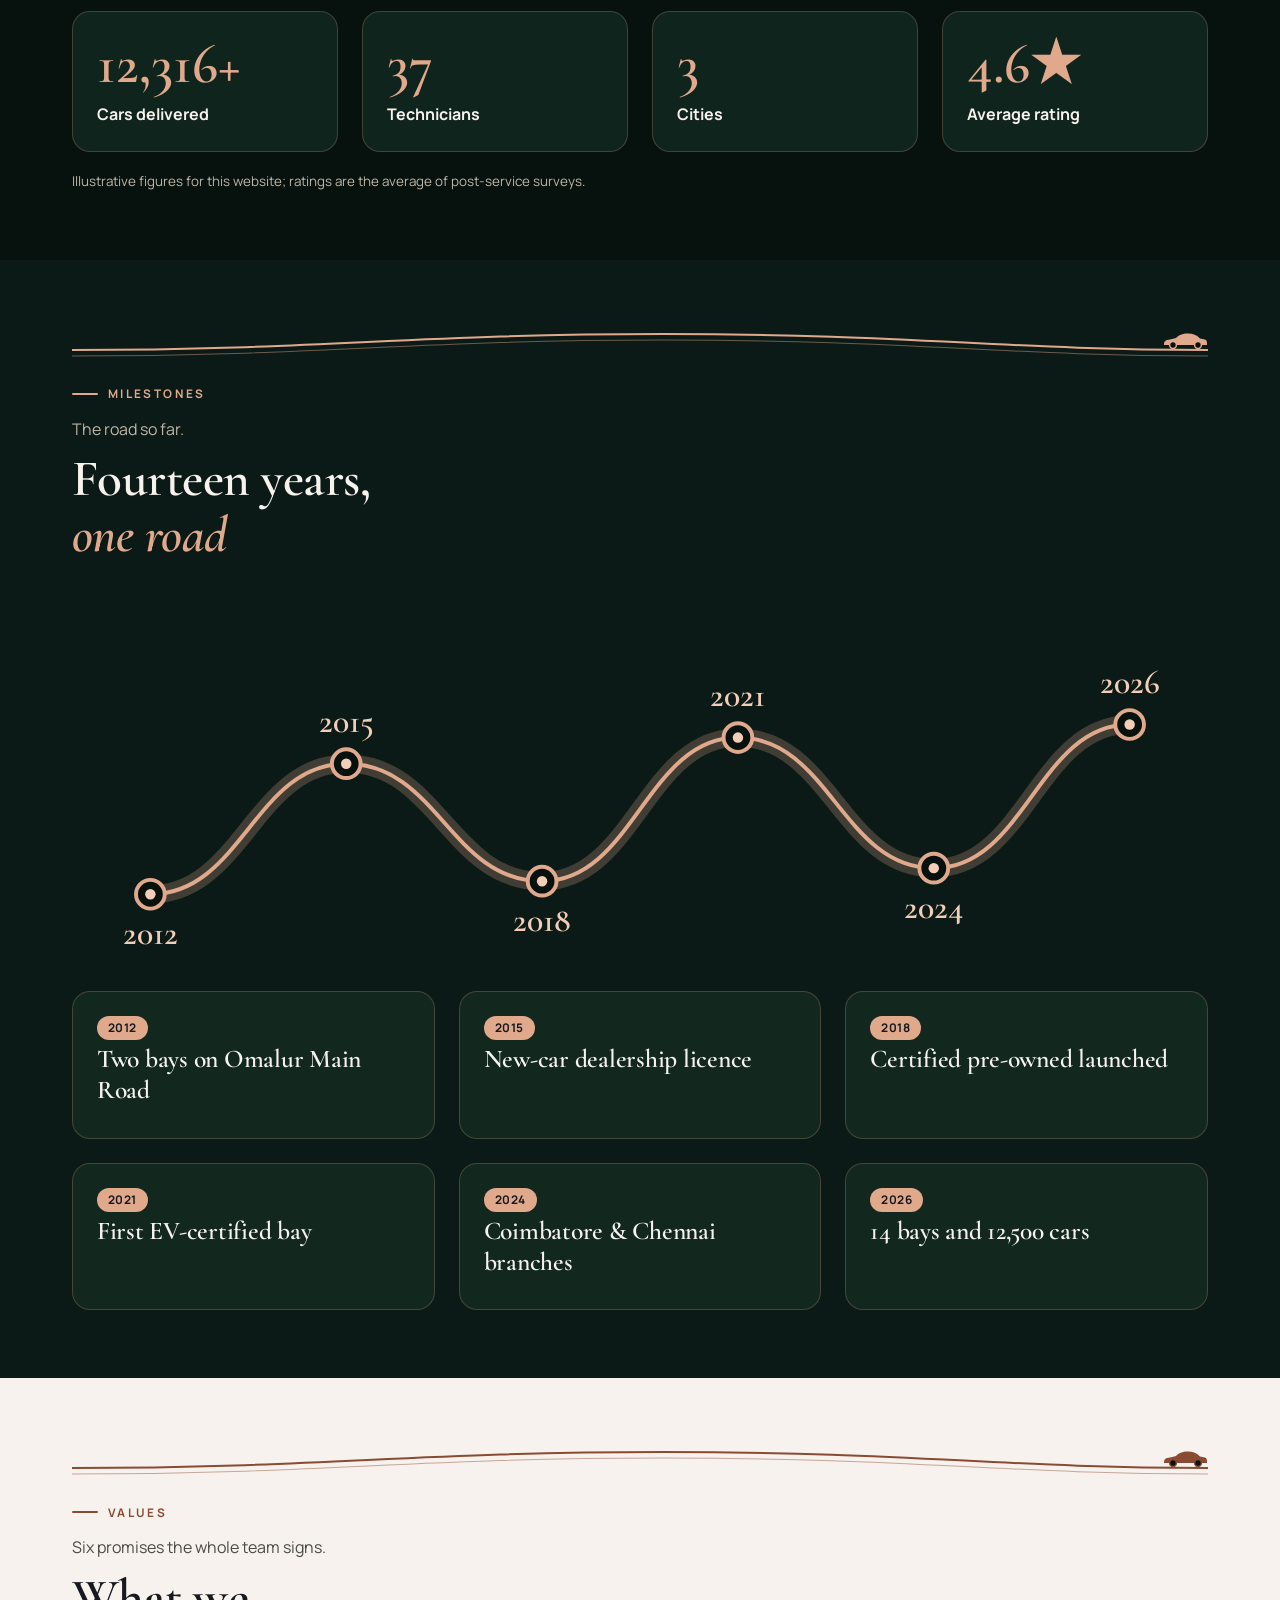
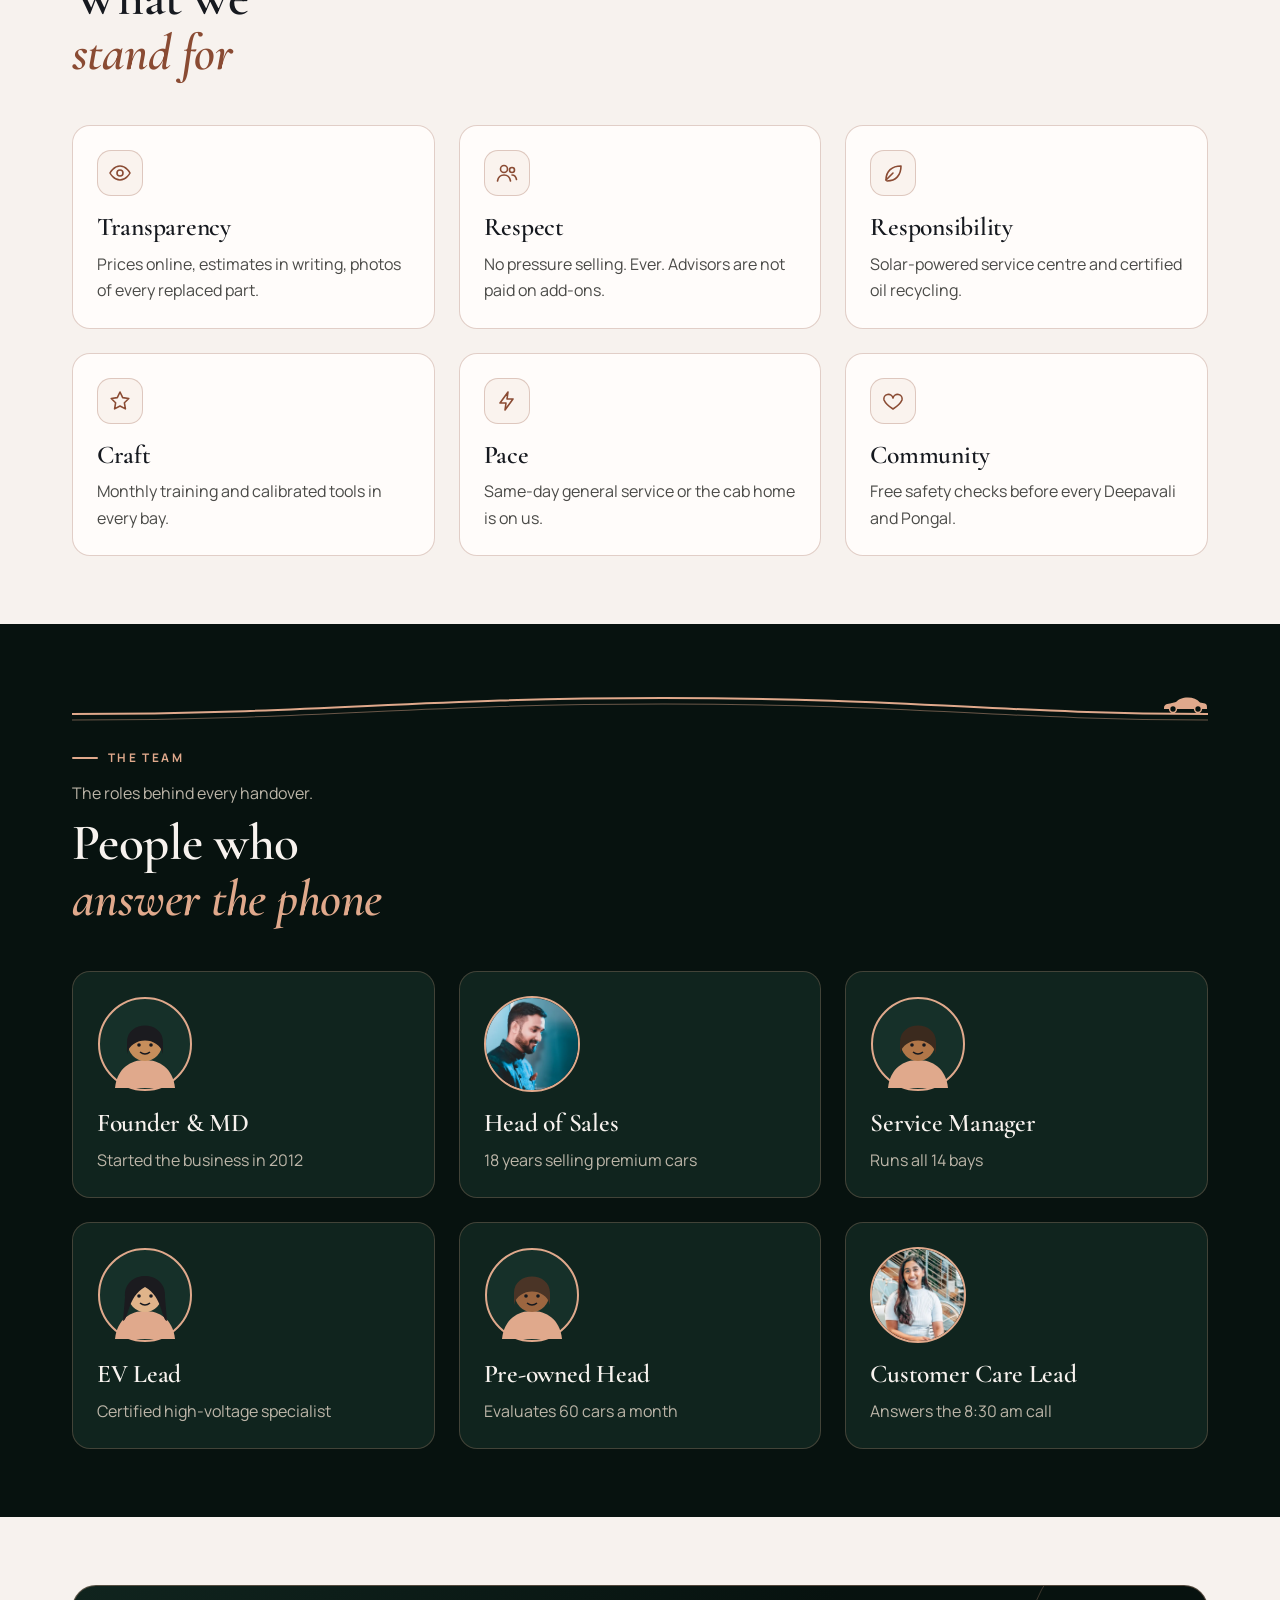
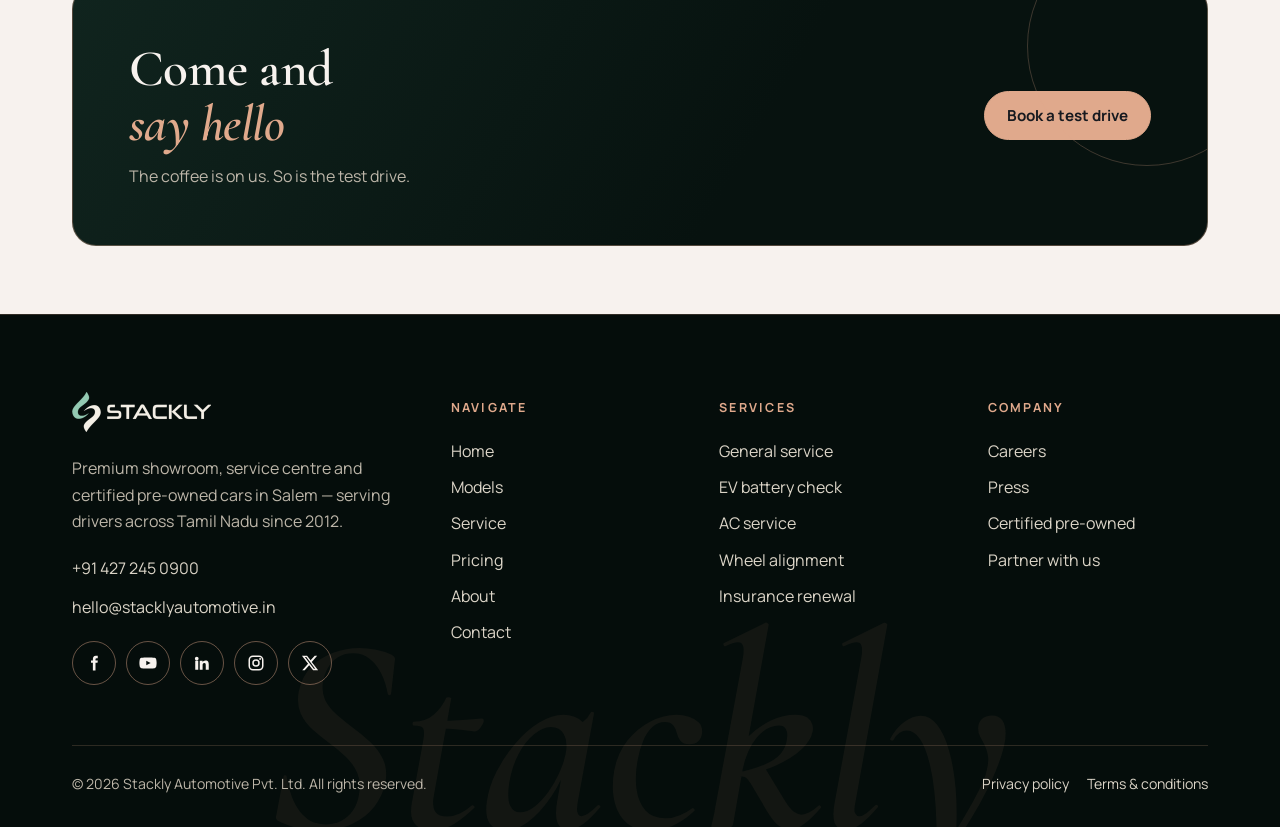
<file: about.html>
<!doctype html><html lang="en-IN"><head><meta charset="utf-8"><meta name="viewport" content="width=device-width,initial-scale=1"><title>About — Stackly Automotive</title><meta name="description" content="The story, values and team behind Stackly Automotive, Salem."><meta name="theme-color" content="#07120F"><link rel="icon" type="image/webp" href="favicon.webp"><link rel="stylesheet" href="styles.css"></head><body class=""><a class="skip" href="#main">Skip to content</a><header class="hdr"><div class="hdr-in"><a class="logo" href="index.html" aria-label="Stackly Automotive home"><img src="logo-light.webp" alt="Stackly" width="139" height="40"></a><nav aria-label="Main"><ul class="nav"><li><a href="index.html">Home</a></li><li><a href="models.html">Models</a></li><li><a href="service.html">Service</a></li><li><a href="pricing.html">Pricing</a></li><li><a href="about.html" aria-current=page>About</a></li><li><a href="contact.html">Contact</a></li></ul></nav><div class="hdr-cta"><a class="btn ghost sm" href="signin.html">Sign in</a><a class="btn sm" href="signup.html">Create account</a></div><button class="burger" type="button" aria-label="Open menu" aria-expanded="false" aria-controls="mmenu"><span></span><span></span><span></span></button></div></header><div class="mmenu" id="mmenu"><nav aria-label="Mobile"><ul><li><a href="index.html">Home</a></li><li><a href="models.html">Models</a></li><li><a href="service.html">Service</a></li><li><a href="pricing.html">Pricing</a></li><li><a href="about.html" aria-current=page>About</a></li><li><a href="contact.html">Contact</a></li></ul></nav><div class="mm-cta"><a class="btn ghost" href="signin.html">Sign in</a><a class="btn" href="signup.html">Create account</a></div></div><main id="main"><section class="sec s-dark "><div class="wrap"><span class="lbl" data-r="up">About us</span><p class="intro mute" data-r="up">Family-run on Omalur Main Road since 2012.</p><h1 data-r="up">A Salem story told in <em>fourteen years of keys</em></h1><p class="lead" data-r="up" style="max-width:640px;margin-top:16px">We started with four cars, two bays and one rule: treat every customer like they will tell their whole street. They did.</p><div class="btns" data-r="up"><a class="btn" href="signup.html">Book a test drive</a></div></div></section><section class="sec s-light "><div class="wrap"><div class="stripe" data-fx="stripe" aria-hidden="true"><svg viewBox="0 0 1000 34" preserveAspectRatio="none"><path class="ln" pathLength="1" d="M0 22 C220 22 300 6 520 6 S820 22 1000 22"/><path class="ln2" pathLength="1" d="M0 28 C220 28 300 12 520 12 S820 28 1000 28"/></svg><svg class="mini" viewBox="0 0 46 20" aria-hidden="true"><path fill="currentColor" d="M2 14 C2 11 4 10 8 9.5 L14 8 C17 5 20 3.5 26 3.5 C31 3.5 35 5 38 8.5 L43 9.5 C45 10 45 12 45 15 L2 15 Z"/><circle cx="11" cy="15" r="3.4" fill="#07120F" stroke="currentColor" stroke-width="1.5"/><circle cx="36" cy="15" r="3.4" fill="#07120F" stroke="currentColor" stroke-width="1.5"/></svg></div><div class="two"><div><div class="sh" data-r="up"><span class="lbl">Our story</span><p class="intro">From a corner showroom to Tamil Nadu’s favourite.</p><h2>Built on <em>word of mouth</em></h2></div><p class="mute" data-r="left">Stackly Automotive began in 2012 when founder R. Venkatesan converted his family’s textile godown into a two-bay workshop. Customers came for honest estimates and stayed for the filter coffee.</p><p class="mute" data-r="left">Today we run a 40,000 sq ft showroom, a 14-bay service centre with three EV-certified bays, and branches in Coimbatore and Chennai — still owned by the same family.</p></div><div class="card" data-r="right"><div class="gfx photo tall"><img class="pic" src="showroom.webp" alt="Stackly showroom lit at night" width="1200" height="700" loading="lazy" decoding="async"></div><div class="ic"><svg viewBox="0 0 24 24" aria-hidden="true"><path d="M12 20s-7-4.4-9-9a4.6 4.6 0 0 1 9-2 4.6 4.6 0 0 1 9 2c-2 4.6-9 9-9 9z"/></svg></div><h3>What has not changed</h3><ul class="chk"><li>The estimate you approve is the bill you pay</li><li>Every car is test-driven by a senior technician before return</li><li>A real person answers the phone, seven days a week</li><li>We publish our service prices online</li></ul></div></div></div></section><section class="sec s-dark "><div class="wrap"><div class="stripe" data-fx="stripe" aria-hidden="true"><svg viewBox="0 0 1000 34" preserveAspectRatio="none"><path class="ln" pathLength="1" d="M0 22 C220 22 300 6 520 6 S820 22 1000 22"/><path class="ln2" pathLength="1" d="M0 28 C220 28 300 12 520 12 S820 28 1000 28"/></svg><svg class="mini" viewBox="0 0 46 20" aria-hidden="true"><path fill="currentColor" d="M2 14 C2 11 4 10 8 9.5 L14 8 C17 5 20 3.5 26 3.5 C31 3.5 35 5 38 8.5 L43 9.5 C45 10 45 12 45 15 L2 15 Z"/><circle cx="11" cy="15" r="3.4" fill="#07120F" stroke="currentColor" stroke-width="1.5"/><circle cx="36" cy="15" r="3.4" fill="#07120F" stroke="currentColor" stroke-width="1.5"/></svg></div><div class="sh" data-r="up"><span class="lbl">In numbers</span><p class="intro">A snapshot of where we are today.</p><h2>Growing, <em>carefully</em></h2></div><div class="grid g4" data-fx="count" data-stagger><div class="card stat" data-r="up"><div class="n" data-to="12500" data-suf="+">0+</div><div class="t">Cars delivered</div></div><div class="card stat" data-r="up"><div class="n" data-to="38" data-suf="">0</div><div class="t">Technicians</div></div><div class="card stat" data-r="up"><div class="n" data-to="3" data-suf="">0</div><div class="t">Cities</div></div><div class="card stat" data-r="up"><div class="n" data-to="47" data-suf="★" data-div=10>0★</div><div class="t">Average rating</div></div></div><p class="caveat">Illustrative figures for this website; ratings are the average of post-service surveys.</p></div></section><section class="sec s-night "><div class="wrap"><div class="stripe" data-fx="stripe" aria-hidden="true"><svg viewBox="0 0 1000 34" preserveAspectRatio="none"><path class="ln" pathLength="1" d="M0 22 C220 22 300 6 520 6 S820 22 1000 22"/><path class="ln2" pathLength="1" d="M0 28 C220 28 300 12 520 12 S820 28 1000 28"/></svg><svg class="mini" viewBox="0 0 46 20" aria-hidden="true"><path fill="currentColor" d="M2 14 C2 11 4 10 8 9.5 L14 8 C17 5 20 3.5 26 3.5 C31 3.5 35 5 38 8.5 L43 9.5 C45 10 45 12 45 15 L2 15 Z"/><circle cx="11" cy="15" r="3.4" fill="#07120F" stroke="currentColor" stroke-width="1.5"/><circle cx="36" cy="15" r="3.4" fill="#07120F" stroke="currentColor" stroke-width="1.5"/></svg></div><div class="sh" data-r="up"><span class="lbl">Milestones</span><p class="intro">The road so far.</p><h2>Fourteen years, <em>one road</em></h2></div><div class="roadmap" data-fx="road" data-r="up"><svg viewBox="0 0 870 280" role="img" aria-label="Milestone road map from 2012 to 2026"><path class="rp2" d="M60 220 C130 220 140 120 210 120 S290 210 360 210 S440 100 510 100 S590 200 660 200 S740 90 810 90"/><path class="rp" pathLength="1" d="M60 220 C130 220 140 120 210 120 S290 210 360 210 S440 100 510 100 S590 200 660 200 S740 90 810 90"/><g class="ms" style="transition-delay:0.3s"><circle cx="60" cy="220" r="11" fill="#07120F" stroke="#E0A98C" stroke-width="3"/><circle cx="60" cy="220" r="4" fill="#F2CDB8"/><text x="60" y="258" text-anchor="middle" fill="#F2CDB8" font-family="Cormorant Garamond" font-size="26" font-weight="600">2012</text></g><g class="ms" style="transition-delay:0.6s"><circle cx="210" cy="120" r="11" fill="#07120F" stroke="#E0A98C" stroke-width="3"/><circle cx="210" cy="120" r="4" fill="#F2CDB8"/><text x="210" y="96" text-anchor="middle" fill="#F2CDB8" font-family="Cormorant Garamond" font-size="26" font-weight="600">2015</text></g><g class="ms" style="transition-delay:0.8999999999999999s"><circle cx="360" cy="210" r="11" fill="#07120F" stroke="#E0A98C" stroke-width="3"/><circle cx="360" cy="210" r="4" fill="#F2CDB8"/><text x="360" y="248" text-anchor="middle" fill="#F2CDB8" font-family="Cormorant Garamond" font-size="26" font-weight="600">2018</text></g><g class="ms" style="transition-delay:1.2s"><circle cx="510" cy="100" r="11" fill="#07120F" stroke="#E0A98C" stroke-width="3"/><circle cx="510" cy="100" r="4" fill="#F2CDB8"/><text x="510" y="76" text-anchor="middle" fill="#F2CDB8" font-family="Cormorant Garamond" font-size="26" font-weight="600">2021</text></g><g class="ms" style="transition-delay:1.5s"><circle cx="660" cy="200" r="11" fill="#07120F" stroke="#E0A98C" stroke-width="3"/><circle cx="660" cy="200" r="4" fill="#F2CDB8"/><text x="660" y="238" text-anchor="middle" fill="#F2CDB8" font-family="Cormorant Garamond" font-size="26" font-weight="600">2024</text></g><g class="ms" style="transition-delay:1.8s"><circle cx="810" cy="90" r="11" fill="#07120F" stroke="#E0A98C" stroke-width="3"/><circle cx="810" cy="90" r="4" fill="#F2CDB8"/><text x="810" y="66" text-anchor="middle" fill="#F2CDB8" font-family="Cormorant Garamond" font-size="26" font-weight="600">2026</text></g></svg></div><div class="grid g3 mstones" data-stagger><article class="card" data-r="up"><span class="tg tg-gold">2012</span><h3>Two bays on Omalur Main Road</h3></article><article class="card" data-r="up"><span class="tg tg-gold">2015</span><h3>New-car dealership licence</h3></article><article class="card" data-r="up"><span class="tg tg-gold">2018</span><h3>Certified pre-owned launched</h3></article><article class="card" data-r="up"><span class="tg tg-gold">2021</span><h3>First EV-certified bay</h3></article><article class="card" data-r="up"><span class="tg tg-gold">2024</span><h3>Coimbatore & Chennai branches</h3></article><article class="card" data-r="up"><span class="tg tg-gold">2026</span><h3>14 bays and 12,500 cars</h3></article></div></div></section><section class="sec s-light "><div class="wrap"><div class="stripe" data-fx="stripe" aria-hidden="true"><svg viewBox="0 0 1000 34" preserveAspectRatio="none"><path class="ln" pathLength="1" d="M0 22 C220 22 300 6 520 6 S820 22 1000 22"/><path class="ln2" pathLength="1" d="M0 28 C220 28 300 12 520 12 S820 28 1000 28"/></svg><svg class="mini" viewBox="0 0 46 20" aria-hidden="true"><path fill="currentColor" d="M2 14 C2 11 4 10 8 9.5 L14 8 C17 5 20 3.5 26 3.5 C31 3.5 35 5 38 8.5 L43 9.5 C45 10 45 12 45 15 L2 15 Z"/><circle cx="11" cy="15" r="3.4" fill="#07120F" stroke="currentColor" stroke-width="1.5"/><circle cx="36" cy="15" r="3.4" fill="#07120F" stroke="currentColor" stroke-width="1.5"/></svg></div><div class="sh" data-r="up"><span class="lbl">Values</span><p class="intro">Six promises the whole team signs.</p><h2>What we <em>stand for</em></h2></div><div class="grid g3" data-stagger><article class="card" data-r="up"><div class="ic"><svg viewBox="0 0 24 24" aria-hidden="true"><path d="M2 12s3.6-7 10-7 10 7 10 7-3.6 7-10 7S2 12 2 12z"/><circle cx="12" cy="12" r="3"/></svg></div><h3>Transparency</h3><p class="mute" style="margin:0">Prices online, estimates in writing, photos of every replaced part.</p></article><article class="card" data-r="up"><div class="ic"><svg viewBox="0 0 24 24" aria-hidden="true"><circle cx="9" cy="8" r="3.5"/><path d="M2.5 20c.6-3.6 3.2-6 6.5-6s5.9 2.4 6.5 6"/><circle cx="17" cy="9" r="2.5"/><path d="M17 14c2.4 0 4 1.8 4.5 4.5"/></svg></div><h3>Respect</h3><p class="mute" style="margin:0">No pressure selling. Ever. Advisors are not paid on add-ons.</p></article><article class="card" data-r="up"><div class="ic"><svg viewBox="0 0 24 24" aria-hidden="true"><path d="M5 19c0-9 6-14 15-14 0 9-5 15-14 15"/><path d="M5 19l7-7"/></svg></div><h3>Responsibility</h3><p class="mute" style="margin:0">Solar-powered service centre and certified oil recycling.</p></article><article class="card" data-r="up"><div class="ic"><svg viewBox="0 0 24 24" aria-hidden="true"><path d="M12 3l2.7 5.6 6.1.9-4.4 4.3 1 6.1L12 17l-5.4 2.9 1-6.1L3.2 9.5l6.1-.9z"/></svg></div><h3>Craft</h3><p class="mute" style="margin:0">Monthly training and calibrated tools in every bay.</p></article><article class="card" data-r="up"><div class="ic"><svg viewBox="0 0 24 24" aria-hidden="true"><path d="M13 3L5 14h6l-1 7 8-11h-6z"/></svg></div><h3>Pace</h3><p class="mute" style="margin:0">Same-day general service or the cab home is on us.</p></article><article class="card" data-r="up"><div class="ic"><svg viewBox="0 0 24 24" aria-hidden="true"><path d="M12 20s-7-4.4-9-9a4.6 4.6 0 0 1 9-2 4.6 4.6 0 0 1 9 2c-2 4.6-9 9-9 9z"/></svg></div><h3>Community</h3><p class="mute" style="margin:0">Free safety checks before every Deepavali and Pongal.</p></article></div></div></section><section class="sec s-dark "><div class="wrap"><div class="stripe" data-fx="stripe" aria-hidden="true"><svg viewBox="0 0 1000 34" preserveAspectRatio="none"><path class="ln" pathLength="1" d="M0 22 C220 22 300 6 520 6 S820 22 1000 22"/><path class="ln2" pathLength="1" d="M0 28 C220 28 300 12 520 12 S820 28 1000 28"/></svg><svg class="mini" viewBox="0 0 46 20" aria-hidden="true"><path fill="currentColor" d="M2 14 C2 11 4 10 8 9.5 L14 8 C17 5 20 3.5 26 3.5 C31 3.5 35 5 38 8.5 L43 9.5 C45 10 45 12 45 15 L2 15 Z"/><circle cx="11" cy="15" r="3.4" fill="#07120F" stroke="currentColor" stroke-width="1.5"/><circle cx="36" cy="15" r="3.4" fill="#07120F" stroke="currentColor" stroke-width="1.5"/></svg></div><div class="sh" data-r="up"><span class="lbl">The team</span><p class="intro">The roles behind every handover.</p><h2>People who <em>answer the phone</em></h2></div><div class="grid g3" data-stagger><article class="card ava" data-r="up"><svg viewBox="0 0 96 96" aria-hidden="true"><circle cx="48" cy="48" r="46" fill="#163029" stroke="#E0A98C" stroke-width="2"/><path d="M18 92 C20 72 34 64 48 64 C62 64 76 72 78 92 Z" fill="#E0A98C"/><circle cx="48" cy="48" r="17" fill="#C68E5B"/><path d="M30 46 C30 24 66 24 66 46 L66 58 C62 40 34 40 30 58 Z" fill="#1B1B1F"/><circle cx="42" cy="49" r="1.8" fill="#16191F"/><circle cx="54" cy="49" r="1.8" fill="#16191F"/><path d="M43 56 Q48 60 53 56" stroke="#16191F" stroke-width="1.6" fill="none"/></svg><h3>Founder & MD</h3><p class="mute" style="margin:0">Started the business in 2012</p></article><article class="card ava" data-r="up"><img class="tav big" src="person-prakash.webp" alt="Head of Sales" width="400" height="400" loading="lazy" decoding="async"><h3>Head of Sales</h3><p class="mute" style="margin:0">18 years selling premium cars</p></article><article class="card ava" data-r="up"><svg viewBox="0 0 96 96" aria-hidden="true"><circle cx="48" cy="48" r="46" fill="#163029" stroke="#E0A98C" stroke-width="2"/><path d="M18 92 C20 72 34 64 48 64 C62 64 76 72 78 92 Z" fill="#E0A98C"/><circle cx="48" cy="48" r="17" fill="#B07648"/><path d="M30 46 C30 24 66 24 66 46 L66 58 C62 40 34 40 30 58 Z" fill="#3B2A1E"/><circle cx="42" cy="49" r="1.8" fill="#16191F"/><circle cx="54" cy="49" r="1.8" fill="#16191F"/><path d="M43 56 Q48 60 53 56" stroke="#16191F" stroke-width="1.6" fill="none"/></svg><h3>Service Manager</h3><p class="mute" style="margin:0">Runs all 14 bays</p></article><article class="card ava" data-r="up"><svg viewBox="0 0 96 96" aria-hidden="true"><circle cx="48" cy="48" r="46" fill="#163029" stroke="#E0A98C" stroke-width="2"/><path d="M18 92 C20 72 34 64 48 64 C62 64 76 72 78 92 Z" fill="#E0A98C"/><circle cx="48" cy="48" r="17" fill="#E0B48A"/><path d="M28 50 C26 22 70 22 68 50 L70 74 C64 72 66 50 48 40 C30 50 32 72 26 74 Z" fill="#1B1B1F"/><circle cx="42" cy="49" r="1.8" fill="#16191F"/><circle cx="54" cy="49" r="1.8" fill="#16191F"/><path d="M43 56 Q48 60 53 56" stroke="#16191F" stroke-width="1.6" fill="none"/></svg><h3>EV Lead</h3><p class="mute" style="margin:0">Certified high-voltage specialist</p></article><article class="card ava" data-r="up"><svg viewBox="0 0 96 96" aria-hidden="true"><circle cx="48" cy="48" r="46" fill="#163029" stroke="#E0A98C" stroke-width="2"/><path d="M18 92 C20 72 34 64 48 64 C62 64 76 72 78 92 Z" fill="#E0A98C"/><circle cx="48" cy="48" r="17" fill="#9C6640"/><path d="M30 46 C30 24 66 24 66 46 L66 58 C62 40 34 40 30 58 Z" fill="#4A3426"/><circle cx="42" cy="49" r="1.8" fill="#16191F"/><circle cx="54" cy="49" r="1.8" fill="#16191F"/><path d="M43 56 Q48 60 53 56" stroke="#16191F" stroke-width="1.6" fill="none"/></svg><h3>Pre-owned Head</h3><p class="mute" style="margin:0">Evaluates 60 cars a month</p></article><article class="card ava" data-r="up"><img class="tav big" src="person-harini.webp" alt="Customer Care Lead" width="400" height="400" loading="lazy" decoding="async"><h3>Customer Care Lead</h3><p class="mute" style="margin:0">Answers the 8:30 am call</p></article></div></div></section><section class="sec s-light "><div class="wrap"><div class="band" data-r="zoom"><div><h2>Come and <em>say hello</em></h2><p class="mute" style="margin:10px 0 0;max-width:520px">The coffee is on us. So is the test drive.</p></div><div class="btns"><a class="btn" href="signup.html">Book a test drive</a></div></div></div></section></main><footer class="ftr"><div class="wrap"><div class="ftr-grid"><div class="ftr-brand"><a class="logo" href="index.html" aria-label="Stackly Automotive home"><img src="logo-light.webp" alt="Stackly" width="139" height="40"></a><p>Premium showroom, service centre and certified pre-owned cars in Salem — serving drivers across Tamil Nadu since 2012.</p><div class="ftr-contact"><a href="tel:+914272450900">+91 427 245 0900</a><a href="mailto:hello@stacklyautomotive.in">hello@stacklyautomotive.in</a></div><div class="social"><a href="https://www.facebook.com/stacklyautomotive" aria-label="Stackly Automotive on Facebook"><svg viewBox="0 0 24 24" aria-hidden="true"><path fill="currentColor" d="M14 8.5V6.8c0-.8.5-1.3 1.4-1.3H17V2.2h-2.6C11.6 2.2 10.5 4 10.5 6.5v2H8v3.3h2.5V22H14V11.8h2.7l.4-3.3z"/></svg></a><a href="https://www.youtube.com/stacklyautomotive" aria-label="Stackly Automotive on YouTube"><svg viewBox="0 0 24 24" aria-hidden="true"><path fill="currentColor" d="M23 7.2a3 3 0 0 0-2.1-2.1C19 4.6 12 4.6 12 4.6s-7 0-8.9.5A3 3 0 0 0 1 7.2 31 31 0 0 0 .5 12a31 31 0 0 0 .5 4.8 3 3 0 0 0 2.1 2.1c1.9.5 8.9.5 8.9.5s7 0 8.9-.5a3 3 0 0 0 2.1-2.1 31 31 0 0 0 .5-4.8 31 31 0 0 0-.5-4.8zM9.7 15.1V8.9l5.8 3.1z"/></svg></a><a href="https://www.linkedin.com/stacklyautomotive" aria-label="Stackly Automotive on LinkedIn"><svg viewBox="0 0 24 24" aria-hidden="true"><path fill="currentColor" d="M4.98 3.5a2.5 2.5 0 1 1 0 5 2.5 2.5 0 0 1 0-5zM3 9h4v12H3zM9 9h3.8v1.7h.05c.53-1 1.83-2.05 3.77-2.05C20.6 8.65 21 11.2 21 14.4V21h-4v-5.8c0-1.4 0-3.2-1.95-3.2-1.95 0-2.25 1.5-2.25 3.1V21H9z"/></svg></a><a href="https://www.instagram.com/stacklyautomotive" aria-label="Stackly Automotive on Instagram"><svg viewBox="0 0 24 24" aria-hidden="true"><rect x="3" y="3" width="18" height="18" rx="5" fill="none" stroke="currentColor" stroke-width="2"/><circle cx="12" cy="12" r="4" fill="none" stroke="currentColor" stroke-width="2"/><circle cx="17.5" cy="6.5" r="1.3" fill="currentColor"/></svg></a><a href="https://www.x.com/stacklyautomotive" aria-label="Stackly Automotive on X"><svg viewBox="0 0 24 24" aria-hidden="true"><path fill="currentColor" d="M18.24 2.25h3.31l-7.23 8.26 8.5 11.24h-6.66l-5.21-6.82-5.97 6.82H1.67l7.73-8.84L1.25 2.25h6.83l4.71 6.23zm-1.16 17.52h1.83L7.08 4.13H5.12z"/></svg></a></div></div><div><h4>Navigate</h4><ul class="fnav"><li><a href="index.html">Home</a></li><li><a href="models.html">Models</a></li><li><a href="service.html">Service</a></li><li><a href="pricing.html">Pricing</a></li><li><a href="about.html">About</a></li><li><a href="contact.html">Contact</a></li></ul></div><div><h4>Services</h4><ul><li><a href="services/general.html">General service</a></li><li><a href="services/ev.html">EV battery check</a></li><li><a href="services/ac.html">AC service</a></li><li><a href="services/align.html">Wheel alignment</a></li><li><a href="services/insurance.html">Insurance renewal</a></li></ul></div><div><h4>Company</h4><ul><li><a href="company/careers.html">Careers</a></li><li><a href="company/press.html">Press</a></li><li><a href="company/preowned.html">Certified pre-owned</a></li><li><a href="company/dealers.html">Partner with us</a></li></ul></div></div><div class="ftr-bar"><span>© <span id="year">2026</span> Stackly Automotive Pvt. Ltd. All rights reserved.</span><nav aria-label="Legal"><a href="privacy-policy.html">Privacy policy</a><a href="terms-conditions.html">Terms &amp; conditions</a></nav></div></div></footer><div class="splash" aria-hidden="true"><img src="logo-light.webp" alt="" width="139" height="40"></div><script src="script.js" defer></script></body></html>
</file>
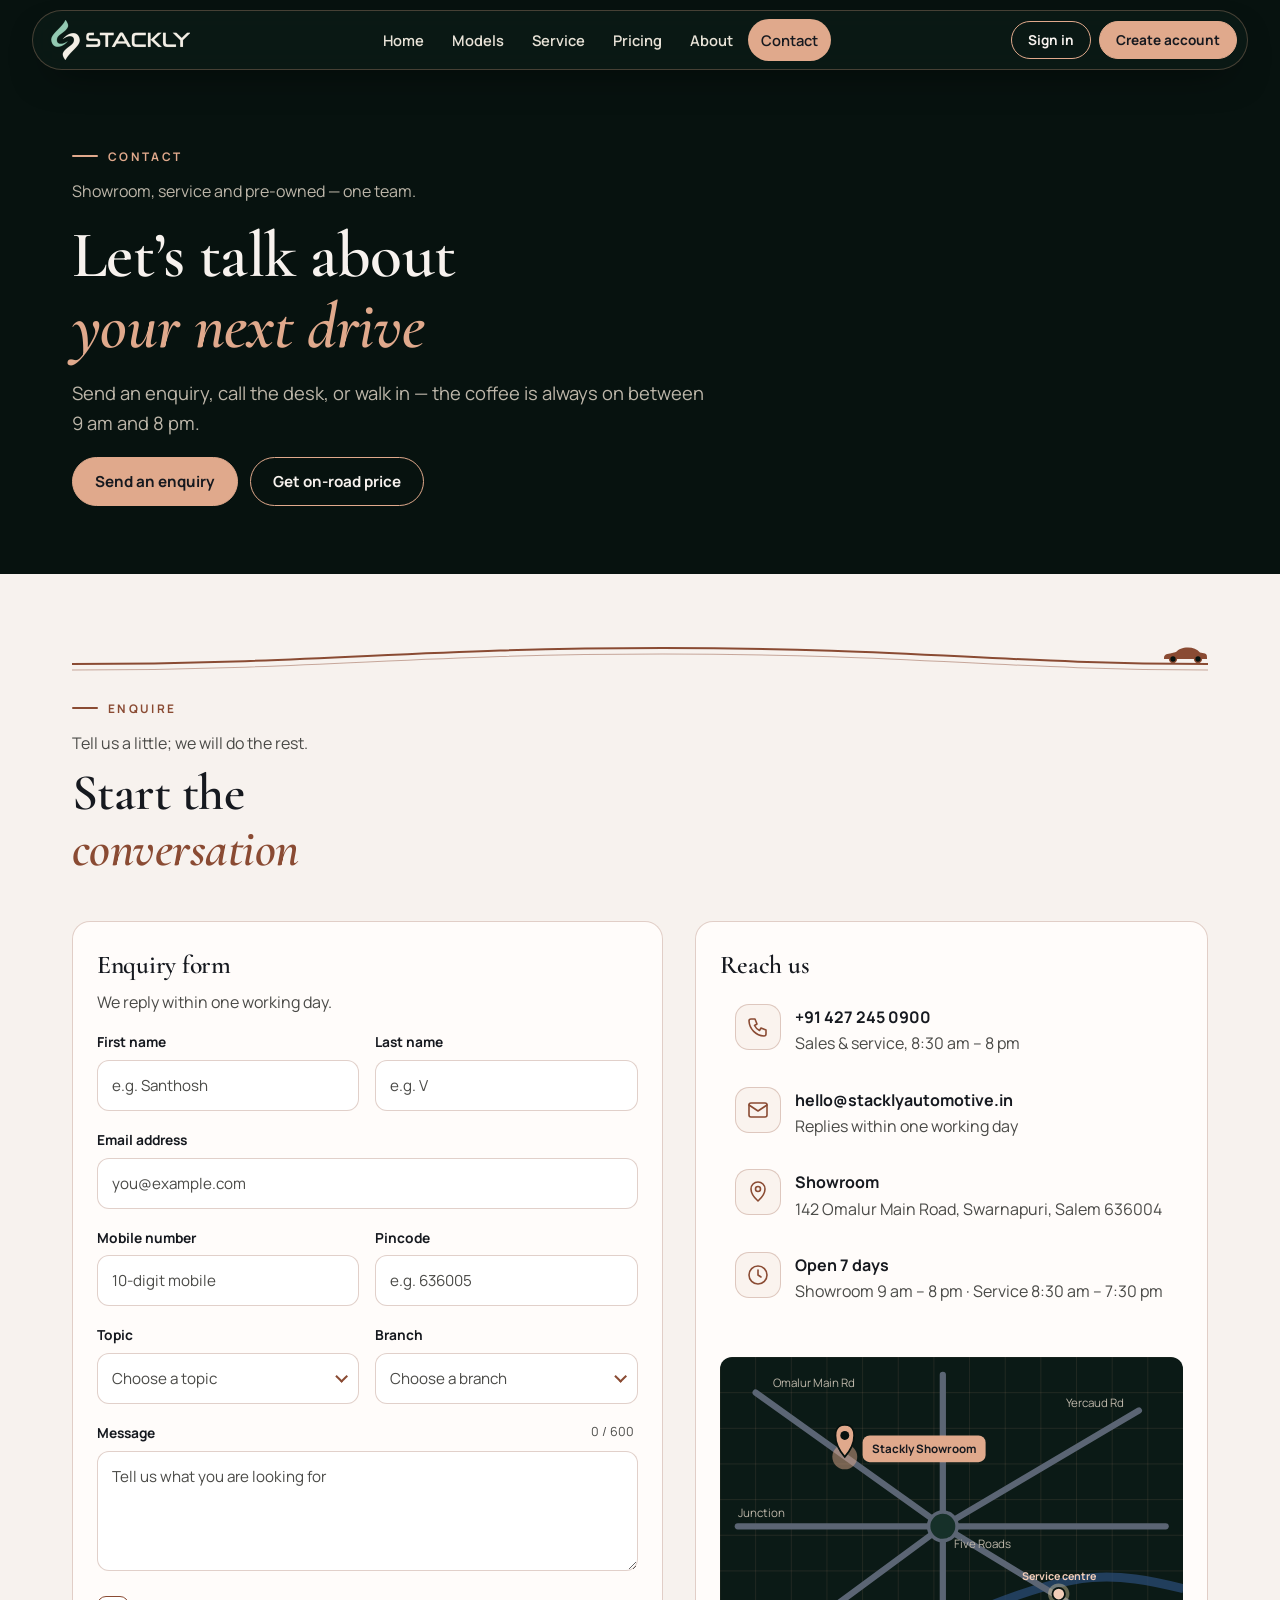
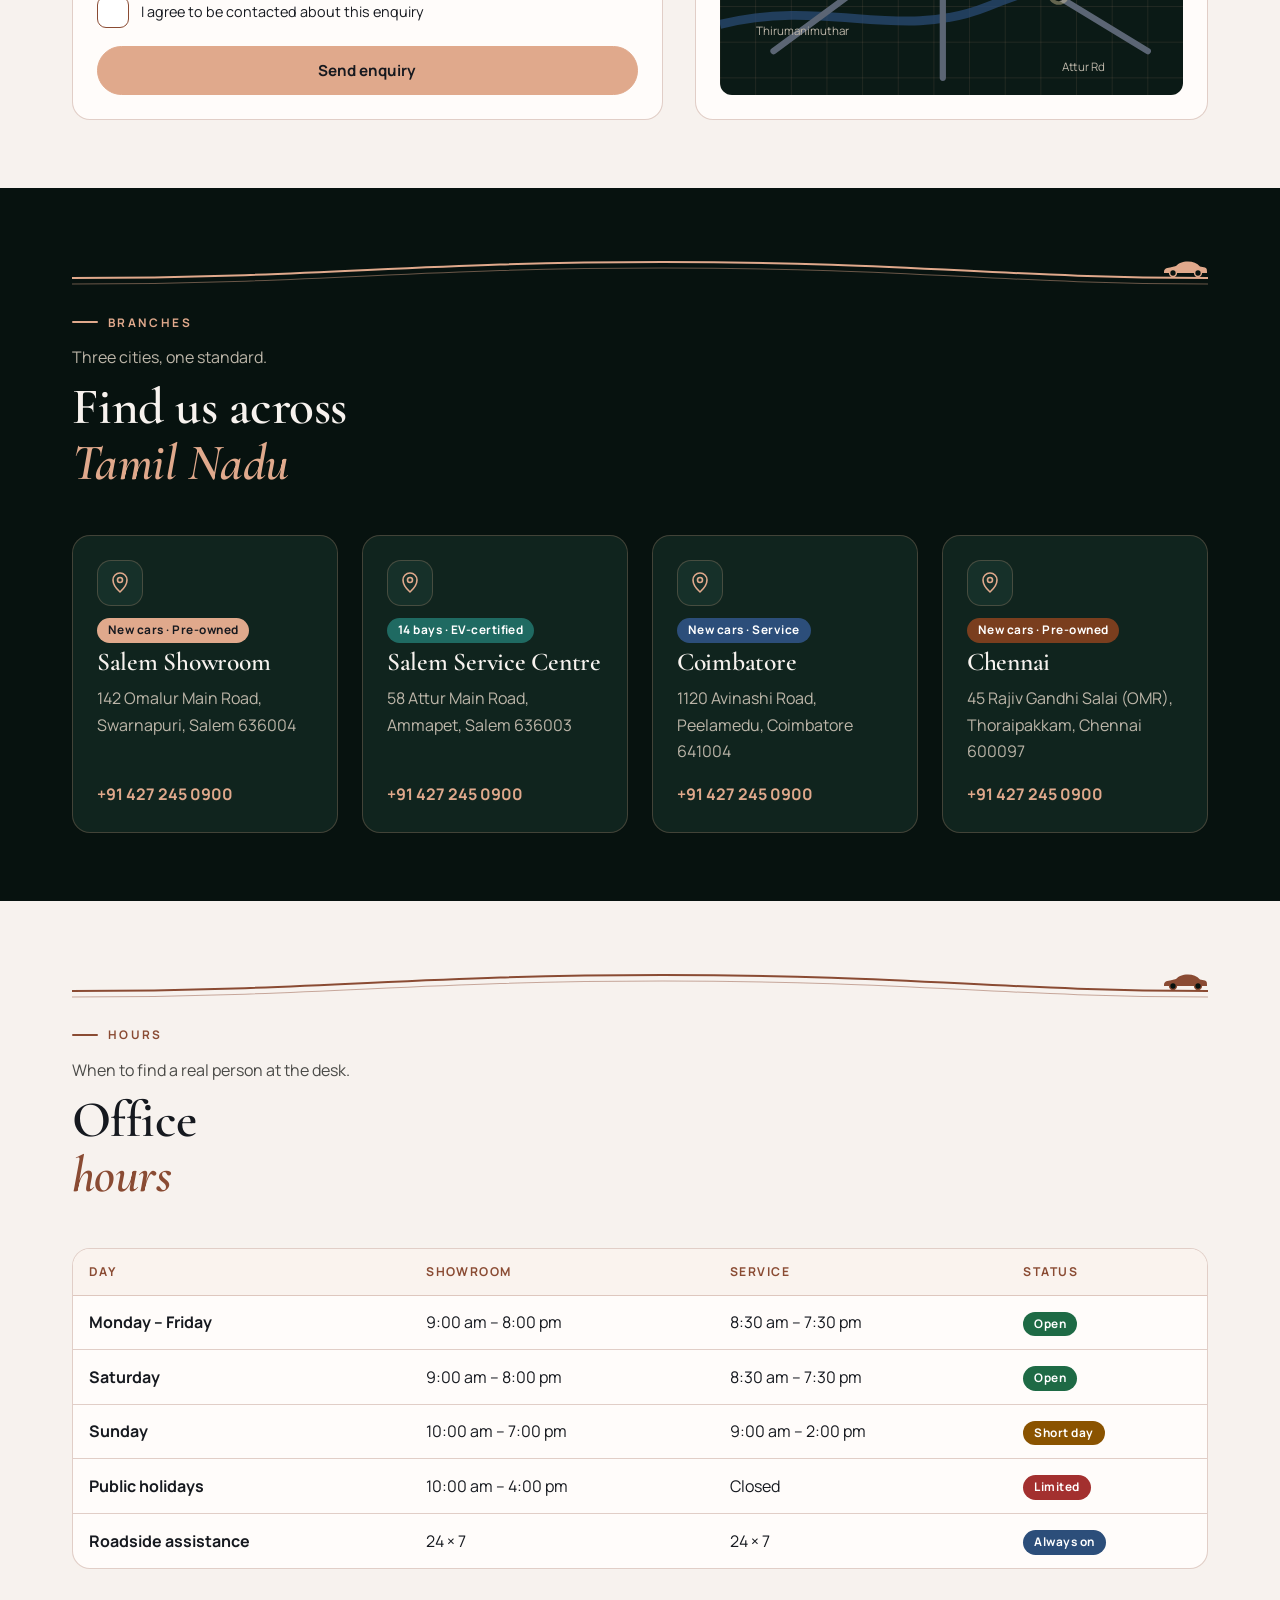
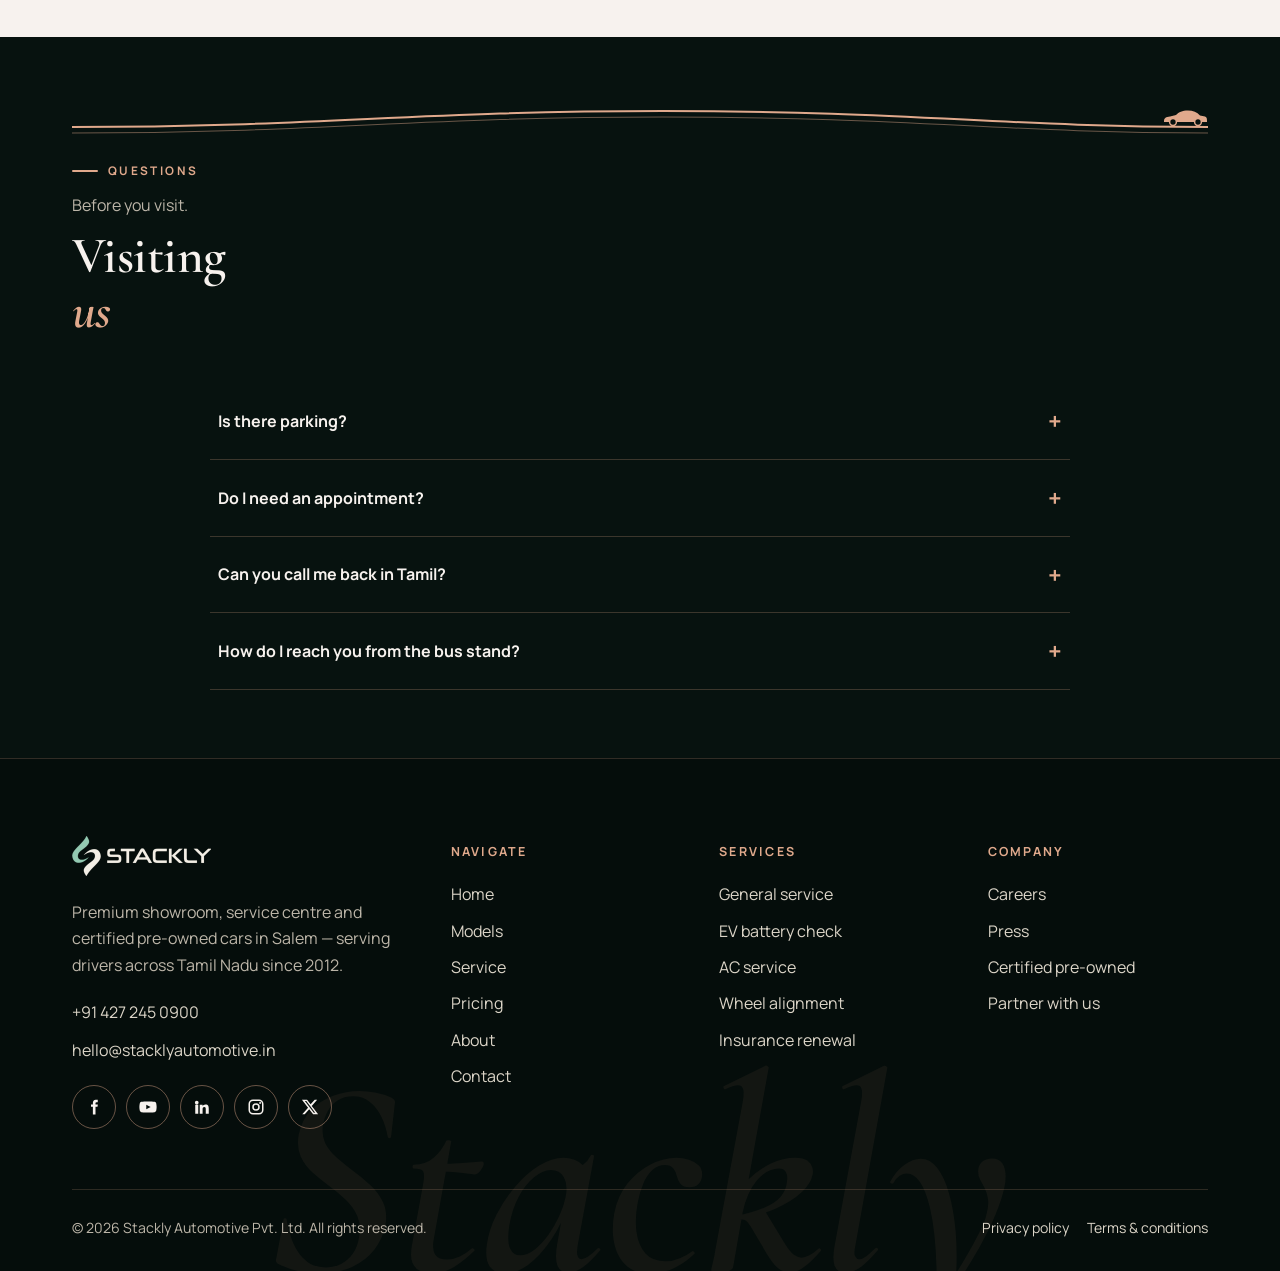
<file: contact.html>
<!doctype html><html lang="en-IN"><head><meta charset="utf-8"><meta name="viewport" content="width=device-width,initial-scale=1"><title>Contact — Stackly Automotive</title><meta name="description" content="Contact Stackly Automotive showrooms and service centre in Salem, Coimbatore and Chennai."><meta name="theme-color" content="#07120F"><link rel="icon" type="image/webp" href="favicon.webp"><link rel="stylesheet" href="styles.css"></head><body class=""><a class="skip" href="#main">Skip to content</a><header class="hdr"><div class="hdr-in"><a class="logo" href="index.html" aria-label="Stackly Automotive home"><img src="logo-light.webp" alt="Stackly" width="139" height="40"></a><nav aria-label="Main"><ul class="nav"><li><a href="index.html">Home</a></li><li><a href="models.html">Models</a></li><li><a href="service.html">Service</a></li><li><a href="pricing.html">Pricing</a></li><li><a href="about.html">About</a></li><li><a href="contact.html" aria-current=page>Contact</a></li></ul></nav><div class="hdr-cta"><a class="btn ghost sm" href="signin.html">Sign in</a><a class="btn sm" href="signup.html">Create account</a></div><button class="burger" type="button" aria-label="Open menu" aria-expanded="false" aria-controls="mmenu"><span></span><span></span><span></span></button></div></header><div class="mmenu" id="mmenu"><nav aria-label="Mobile"><ul><li><a href="index.html">Home</a></li><li><a href="models.html">Models</a></li><li><a href="service.html">Service</a></li><li><a href="pricing.html">Pricing</a></li><li><a href="about.html">About</a></li><li><a href="contact.html" aria-current=page>Contact</a></li></ul></nav><div class="mm-cta"><a class="btn ghost" href="signin.html">Sign in</a><a class="btn" href="signup.html">Create account</a></div></div><main id="main"><section class="sec s-dark "><div class="wrap"><span class="lbl" data-r="up">Contact</span><p class="intro mute" data-r="up">Showroom, service and pre-owned — one team.</p><h1 data-r="up">Let’s talk about <em>your next drive</em></h1><p class="lead" data-r="up" style="max-width:640px;margin-top:16px">Send an enquiry, call the desk, or walk in — the coffee is always on between 9 am and 8 pm.</p><div class="btns" data-r="up"><a class="btn" href="#enquire">Send an enquiry</a><a class="btn ghost" href="pricing.html">Get on-road price</a></div></div></section><section class="sec s-light " id="enquire"><div class="wrap"><div class="stripe" data-fx="stripe" aria-hidden="true"><svg viewBox="0 0 1000 34" preserveAspectRatio="none"><path class="ln" pathLength="1" d="M0 22 C220 22 300 6 520 6 S820 22 1000 22"/><path class="ln2" pathLength="1" d="M0 28 C220 28 300 12 520 12 S820 28 1000 28"/></svg><svg class="mini" viewBox="0 0 46 20" aria-hidden="true"><path fill="currentColor" d="M2 14 C2 11 4 10 8 9.5 L14 8 C17 5 20 3.5 26 3.5 C31 3.5 35 5 38 8.5 L43 9.5 C45 10 45 12 45 15 L2 15 Z"/><circle cx="11" cy="15" r="3.4" fill="#07120F" stroke="currentColor" stroke-width="1.5"/><circle cx="36" cy="15" r="3.4" fill="#07120F" stroke="currentColor" stroke-width="1.5"/></svg></div><div class="sh" data-r="up"><span class="lbl">Enquire</span><p class="intro">Tell us a little; we will do the rest.</p><h2>Start the <em>conversation</em></h2></div><div class="two" id="ct-two"><form class="card" id="contact-form" data-form="simple" data-ok="Thank you — an advisor will call you within one working day." novalidate data-r="left"><h3>Enquiry form</h3><p class="mute">We reply within one working day.</p><div class="fgrid"><div class="fld "><label for="ct-first">First name</label><input id="ct-first" name="ct-first" type="text" placeholder="e.g. Santhosh" autocomplete="given-name" data-v="name" maxlength="16"></div><div class="fld "><label for="ct-last">Last name</label><input id="ct-last" name="ct-last" type="text" placeholder="e.g. V" autocomplete="family-name" data-v="name" maxlength="16"></div><div class="fld full"><label for="ct-email">Email address</label><input id="ct-email" name="ct-email" type="email" placeholder="you@example.com" autocomplete="email" data-v="email" maxlength="64"></div><div class="fld "><label for="ct-phone">Mobile number</label><input id="ct-phone" name="ct-phone" type="tel" placeholder="10-digit mobile" autocomplete="tel" data-v="phone" maxlength="10" inputmode="numeric"></div><div class="fld "><label for="ct-pin">Pincode</label><input id="ct-pin" name="ct-pin" type="text" placeholder="e.g. 636005" autocomplete="off" data-v="pin" maxlength="6" inputmode="numeric"></div><div class="fld "><label for="ct-topic">Topic</label><select id="ct-topic" name="ct-topic" data-v="select"><option value="">Choose a topic</option><option value="new">New car</option><option value="preowned">Certified pre-owned</option><option value="service">Service</option><option value="finance">Finance &amp; insurance</option><option value="other">Something else</option></select></div><div class="fld "><label for="ct-branch">Branch</label><select id="ct-branch" name="ct-branch" data-v="select"><option value="">Choose a branch</option><option value="salem">Salem — Omalur Main Rd</option><option value="salems">Salem — Service centre</option><option value="cbe">Coimbatore — Avinashi Rd</option><option value="chn">Chennai — OMR</option></select></div><div class="fld full"><label for="ct-msg">Message</label><span class="count" aria-hidden="true"></span><textarea id="ct-msg" name="ct-msg" maxlength="600" placeholder="Tell us what you are looking for" data-v="text"></textarea></div><div class="fld full"><label class="ck" for="ct-consent"><input type="checkbox" id="ct-consent" name="ct-consent" data-v="check" data-msg="Please agree so we can reply to you."><span class="box"><svg viewBox="0 0 24 24" aria-hidden="true"><path d="M5 12l5 5 9-10"/></svg></span><span class="txt">I agree to be contacted about this enquiry</span></label></div></div><button class="btn" type="submit">Send enquiry</button></form><div class="card" data-r="right"><h3>Reach us</h3><a class="citem" href="tel:+914272450900"><div class="ic"><svg viewBox="0 0 24 24" aria-hidden="true"><path d="M5 4h4l2 5-2.5 1.5a11 11 0 0 0 5 5L15 13l5 2v4a2 2 0 0 1-2 2A16 16 0 0 1 3 6a2 2 0 0 1 2-2z"/></svg></div><span><b>+91 427 245 0900</b><span class="mute">Sales & service, 8:30 am – 8 pm</span></span></a><a class="citem" href="mailto:hello@stacklyautomotive.in"><div class="ic"><svg viewBox="0 0 24 24" aria-hidden="true"><rect x="3" y="5" width="18" height="14" rx="2"/><path d="M3 7l9 6 9-6"/></svg></div><span><b style="overflow-wrap:anywhere">hello@stacklyautomotive.in</b><span class="mute">Replies within one working day</span></span></a><div class="citem" tabindex="0"><div class="ic"><svg viewBox="0 0 24 24" aria-hidden="true"><path d="M12 21s7-6.2 7-12a7 7 0 0 0-14 0c0 5.8 7 12 7 12z"/><circle cx="12" cy="9" r="2.5"/></svg></div><span><b>Showroom</b><span class="mute">142 Omalur Main Road, Swarnapuri, Salem 636004</span></span></div><div class="citem" tabindex="0"><div class="ic"><svg viewBox="0 0 24 24" aria-hidden="true"><circle cx="12" cy="12" r="9"/><path d="M12 7v5l3 2"/></svg></div><span><b>Open 7 days</b><span class="mute">Showroom 9 am – 8 pm · Service 8:30 am – 7:30 pm</span></span></div><div style="margin-top:auto;padding-top:12px"><div class="map"><svg viewBox="0 0 520 380" role="img" aria-label="Sketch map of Salem with the Stackly showroom pin on Omalur Main Road"><rect width="520" height="380" fill="#0B1A16"/><g stroke="rgba(224,169,140,.12)" stroke-width="1"><path d="M0 0V380"/><path d="M40 0V380"/><path d="M80 0V380"/><path d="M120 0V380"/><path d="M160 0V380"/><path d="M200 0V380"/><path d="M240 0V380"/><path d="M280 0V380"/><path d="M320 0V380"/><path d="M360 0V380"/><path d="M400 0V380"/><path d="M440 0V380"/><path d="M480 0V380"/><path d="M520 0V380"/><path d="M0 0H520"/><path d="M0 40H520"/><path d="M0 80H520"/><path d="M0 120H520"/><path d="M0 160H520"/><path d="M0 200H520"/><path d="M0 240H520"/><path d="M0 280H520"/><path d="M0 320H520"/><path d="M0 360H520"/></g><path d="M0 300 C120 270 200 320 300 280 S440 240 520 260" stroke="#2C4E7A" stroke-width="10" fill="none" opacity=".7"/><g fill="none" stroke="#5B6574" stroke-width="7" stroke-linecap="round"><path d="M40 40 L250 190 L480 330"/><path d="M60 330 L250 190 L470 60"/><path d="M250 20 L250 360"/><path d="M20 190 L500 190"/></g><circle cx="250" cy="190" r="16" fill="#163029" stroke="#5B6574" stroke-width="4"/><g font-family="Manrope" font-size="13" fill="#BDB6A9"><text x="262" y="214">Five Roads</text><text x="60" y="34">Omalur Main Rd</text><text x="384" y="352">Attur Rd</text><text x="388" y="56">Yercaud Rd</text><text x="40" y="312">Thirumanimuthar</text><text x="20" y="180">Junction</text></g><g transform="translate(140 112)"><circle class="pin-pulse" r="14" fill="rgba(224,169,140,.5)"/><path d="M0 0 C-14 -16 -14 -36 0 -36 S14 -16 0 0Z" fill="#E0A98C" stroke="#07120F" stroke-width="2"/><circle cy="-24" r="5" fill="#07120F"/></g><rect x="160" y="88" width="138" height="30" rx="8" fill="#E0A98C"/><text x="229" y="108" text-anchor="middle" font-family="Manrope" font-weight="700" font-size="13" fill="#16191F">Stackly Showroom</text><g transform="translate(380 266)"><circle class="pin-pulse" r="12" fill="rgba(230,211,163,.4)"/><circle r="7" fill="#F2CDB8" stroke="#07120F" stroke-width="2"/></g><text x="380" y="250" text-anchor="middle" font-family="Manrope" font-size="12" font-weight="700" fill="#F2CDB8">Service centre</text></svg></div></div></div></div></div></section><section class="sec s-dark "><div class="wrap"><div class="stripe" data-fx="stripe" aria-hidden="true"><svg viewBox="0 0 1000 34" preserveAspectRatio="none"><path class="ln" pathLength="1" d="M0 22 C220 22 300 6 520 6 S820 22 1000 22"/><path class="ln2" pathLength="1" d="M0 28 C220 28 300 12 520 12 S820 28 1000 28"/></svg><svg class="mini" viewBox="0 0 46 20" aria-hidden="true"><path fill="currentColor" d="M2 14 C2 11 4 10 8 9.5 L14 8 C17 5 20 3.5 26 3.5 C31 3.5 35 5 38 8.5 L43 9.5 C45 10 45 12 45 15 L2 15 Z"/><circle cx="11" cy="15" r="3.4" fill="#07120F" stroke="currentColor" stroke-width="1.5"/><circle cx="36" cy="15" r="3.4" fill="#07120F" stroke="currentColor" stroke-width="1.5"/></svg></div><div class="sh" data-r="up"><span class="lbl">Branches</span><p class="intro">Three cities, one standard.</p><h2>Find us across <em>Tamil Nadu</em></h2></div><div class="grid g4" data-stagger><article class="card" data-r="up"><div class="ic"><svg viewBox="0 0 24 24" aria-hidden="true"><path d="M12 21s7-6.2 7-12a7 7 0 0 0-14 0c0 5.8 7 12 7 12z"/><circle cx="12" cy="9" r="2.5"/></svg></div><span class="tg tg-gold">New cars · Pre-owned</span><h3>Salem Showroom</h3><p class="mute grow" style="margin:0">142 Omalur Main Road, Swarnapuri, Salem 636004</p><div class="foot"><a class="link" href="tel:+914272450900">+91 427 245 0900</a></div></article><article class="card" data-r="up"><div class="ic"><svg viewBox="0 0 24 24" aria-hidden="true"><path d="M12 21s7-6.2 7-12a7 7 0 0 0-14 0c0 5.8 7 12 7 12z"/><circle cx="12" cy="9" r="2.5"/></svg></div><span class="tg tg-ev">14 bays · EV-certified</span><h3>Salem Service Centre</h3><p class="mute grow" style="margin:0">58 Attur Main Road, Ammapet, Salem 636003</p><div class="foot"><a class="link" href="tel:+914272450900">+91 427 245 0900</a></div></article><article class="card" data-r="up"><div class="ic"><svg viewBox="0 0 24 24" aria-hidden="true"><path d="M12 21s7-6.2 7-12a7 7 0 0 0-14 0c0 5.8 7 12 7 12z"/><circle cx="12" cy="9" r="2.5"/></svg></div><span class="tg tg-prog">New cars · Service</span><h3>Coimbatore</h3><p class="mute grow" style="margin:0">1120 Avinashi Road, Peelamedu, Coimbatore 641004</p><div class="foot"><a class="link" href="tel:+914272450900">+91 427 245 0900</a></div></article><article class="card" data-r="up"><div class="ic"><svg viewBox="0 0 24 24" aria-hidden="true"><path d="M12 21s7-6.2 7-12a7 7 0 0 0-14 0c0 5.8 7 12 7 12z"/><circle cx="12" cy="9" r="2.5"/></svg></div><span class="tg tg-pet">New cars · Pre-owned</span><h3>Chennai</h3><p class="mute grow" style="margin:0">45 Rajiv Gandhi Salai (OMR), Thoraipakkam, Chennai 600097</p><div class="foot"><a class="link" href="tel:+914272450900">+91 427 245 0900</a></div></article></div></div></section><section class="sec s-light "><div class="wrap"><div class="stripe" data-fx="stripe" aria-hidden="true"><svg viewBox="0 0 1000 34" preserveAspectRatio="none"><path class="ln" pathLength="1" d="M0 22 C220 22 300 6 520 6 S820 22 1000 22"/><path class="ln2" pathLength="1" d="M0 28 C220 28 300 12 520 12 S820 28 1000 28"/></svg><svg class="mini" viewBox="0 0 46 20" aria-hidden="true"><path fill="currentColor" d="M2 14 C2 11 4 10 8 9.5 L14 8 C17 5 20 3.5 26 3.5 C31 3.5 35 5 38 8.5 L43 9.5 C45 10 45 12 45 15 L2 15 Z"/><circle cx="11" cy="15" r="3.4" fill="#07120F" stroke="currentColor" stroke-width="1.5"/><circle cx="36" cy="15" r="3.4" fill="#07120F" stroke="currentColor" stroke-width="1.5"/></svg></div><div class="sh" data-r="up"><span class="lbl">Hours</span><p class="intro">When to find a real person at the desk.</p><h2>Office <em>hours</em></h2></div><div data-r="up"><table class="tbl"><thead><tr><th scope="col">Day</th><th scope="col">Showroom</th><th scope="col">Service</th><th scope="col">Status</th></tr></thead><tbody><tr><td data-label="Day"><b>Monday – Friday</b></td><td data-label="Showroom" class="num">9:00 am – 8:00 pm</td><td data-label="Service" class="num">8:30 am – 7:30 pm</td><td data-label="Status"><span class="tg tg-ok">Open</span></td></tr><tr><td data-label="Day"><b>Saturday</b></td><td data-label="Showroom" class="num">9:00 am – 8:00 pm</td><td data-label="Service" class="num">8:30 am – 7:30 pm</td><td data-label="Status"><span class="tg tg-ok">Open</span></td></tr><tr><td data-label="Day"><b>Sunday</b></td><td data-label="Showroom" class="num">10:00 am – 7:00 pm</td><td data-label="Service" class="num">9:00 am – 2:00 pm</td><td data-label="Status"><span class="tg tg-warn">Short day</span></td></tr><tr><td data-label="Day"><b>Public holidays</b></td><td data-label="Showroom" class="num">10:00 am – 4:00 pm</td><td data-label="Service" class="num">Closed</td><td data-label="Status"><span class="tg tg-err">Limited</span></td></tr><tr><td data-label="Day"><b>Roadside assistance</b></td><td data-label="Showroom" class="num">24 × 7</td><td data-label="Service" class="num">24 × 7</td><td data-label="Status"><span class="tg tg-prog">Always on</span></td></tr></tbody></table></div></div></section><section class="sec s-dark "><div class="wrap"><div class="stripe" data-fx="stripe" aria-hidden="true"><svg viewBox="0 0 1000 34" preserveAspectRatio="none"><path class="ln" pathLength="1" d="M0 22 C220 22 300 6 520 6 S820 22 1000 22"/><path class="ln2" pathLength="1" d="M0 28 C220 28 300 12 520 12 S820 28 1000 28"/></svg><svg class="mini" viewBox="0 0 46 20" aria-hidden="true"><path fill="currentColor" d="M2 14 C2 11 4 10 8 9.5 L14 8 C17 5 20 3.5 26 3.5 C31 3.5 35 5 38 8.5 L43 9.5 C45 10 45 12 45 15 L2 15 Z"/><circle cx="11" cy="15" r="3.4" fill="#07120F" stroke="currentColor" stroke-width="1.5"/><circle cx="36" cy="15" r="3.4" fill="#07120F" stroke="currentColor" stroke-width="1.5"/></svg></div><div class="sh" data-r="up"><span class="lbl">Questions</span><p class="intro">Before you visit.</p><h2>Visiting <em>us</em></h2></div><div class="faq" data-r="up"><details><summary>Is there parking?</summary><p>Yes — 40 covered visitor spaces and two EV fast chargers you can use free while you are with us.</p></details><details><summary>Do I need an appointment?</summary><p>Walk-ins are welcome. For a specific variant or a home test drive, book a day ahead.</p></details><details><summary>Can you call me back in Tamil?</summary><p>Of course. Mention it in your message — we also speak English, Hindi and Telugu.</p></details><details><summary>How do I reach you from the bus stand?</summary><p>The showroom is 2.5 km from Salem New Bus Stand towards Omalur; most autos know “Stackly showroom”.</p></details></div></div></section></main><footer class="ftr"><div class="wrap"><div class="ftr-grid"><div class="ftr-brand"><a class="logo" href="index.html" aria-label="Stackly Automotive home"><img src="logo-light.webp" alt="Stackly" width="139" height="40"></a><p>Premium showroom, service centre and certified pre-owned cars in Salem — serving drivers across Tamil Nadu since 2012.</p><div class="ftr-contact"><a href="tel:+914272450900">+91 427 245 0900</a><a href="mailto:hello@stacklyautomotive.in">hello@stacklyautomotive.in</a></div><div class="social"><a href="https://www.facebook.com/stacklyautomotive" aria-label="Stackly Automotive on Facebook"><svg viewBox="0 0 24 24" aria-hidden="true"><path fill="currentColor" d="M14 8.5V6.8c0-.8.5-1.3 1.4-1.3H17V2.2h-2.6C11.6 2.2 10.5 4 10.5 6.5v2H8v3.3h2.5V22H14V11.8h2.7l.4-3.3z"/></svg></a><a href="https://www.youtube.com/stacklyautomotive" aria-label="Stackly Automotive on YouTube"><svg viewBox="0 0 24 24" aria-hidden="true"><path fill="currentColor" d="M23 7.2a3 3 0 0 0-2.1-2.1C19 4.6 12 4.6 12 4.6s-7 0-8.9.5A3 3 0 0 0 1 7.2 31 31 0 0 0 .5 12a31 31 0 0 0 .5 4.8 3 3 0 0 0 2.1 2.1c1.9.5 8.9.5 8.9.5s7 0 8.9-.5a3 3 0 0 0 2.1-2.1 31 31 0 0 0 .5-4.8 31 31 0 0 0-.5-4.8zM9.7 15.1V8.9l5.8 3.1z"/></svg></a><a href="https://www.linkedin.com/stacklyautomotive" aria-label="Stackly Automotive on LinkedIn"><svg viewBox="0 0 24 24" aria-hidden="true"><path fill="currentColor" d="M4.98 3.5a2.5 2.5 0 1 1 0 5 2.5 2.5 0 0 1 0-5zM3 9h4v12H3zM9 9h3.8v1.7h.05c.53-1 1.83-2.05 3.77-2.05C20.6 8.65 21 11.2 21 14.4V21h-4v-5.8c0-1.4 0-3.2-1.95-3.2-1.95 0-2.25 1.5-2.25 3.1V21H9z"/></svg></a><a href="https://www.instagram.com/stacklyautomotive" aria-label="Stackly Automotive on Instagram"><svg viewBox="0 0 24 24" aria-hidden="true"><rect x="3" y="3" width="18" height="18" rx="5" fill="none" stroke="currentColor" stroke-width="2"/><circle cx="12" cy="12" r="4" fill="none" stroke="currentColor" stroke-width="2"/><circle cx="17.5" cy="6.5" r="1.3" fill="currentColor"/></svg></a><a href="https://www.x.com/stacklyautomotive" aria-label="Stackly Automotive on X"><svg viewBox="0 0 24 24" aria-hidden="true"><path fill="currentColor" d="M18.24 2.25h3.31l-7.23 8.26 8.5 11.24h-6.66l-5.21-6.82-5.97 6.82H1.67l7.73-8.84L1.25 2.25h6.83l4.71 6.23zm-1.16 17.52h1.83L7.08 4.13H5.12z"/></svg></a></div></div><div><h4>Navigate</h4><ul class="fnav"><li><a href="index.html">Home</a></li><li><a href="models.html">Models</a></li><li><a href="service.html">Service</a></li><li><a href="pricing.html">Pricing</a></li><li><a href="about.html">About</a></li><li><a href="contact.html">Contact</a></li></ul></div><div><h4>Services</h4><ul><li><a href="services/general.html">General service</a></li><li><a href="services/ev.html">EV battery check</a></li><li><a href="services/ac.html">AC service</a></li><li><a href="services/align.html">Wheel alignment</a></li><li><a href="services/insurance.html">Insurance renewal</a></li></ul></div><div><h4>Company</h4><ul><li><a href="company/careers.html">Careers</a></li><li><a href="company/press.html">Press</a></li><li><a href="company/preowned.html">Certified pre-owned</a></li><li><a href="company/dealers.html">Partner with us</a></li></ul></div></div><div class="ftr-bar"><span>© <span id="year">2026</span> Stackly Automotive Pvt. Ltd. All rights reserved.</span><nav aria-label="Legal"><a href="privacy-policy.html">Privacy policy</a><a href="terms-conditions.html">Terms &amp; conditions</a></nav></div></div></footer><div class="splash" aria-hidden="true"><img src="logo-light.webp" alt="" width="139" height="40"></div><script src="script.js" defer></script></body></html>
</file>
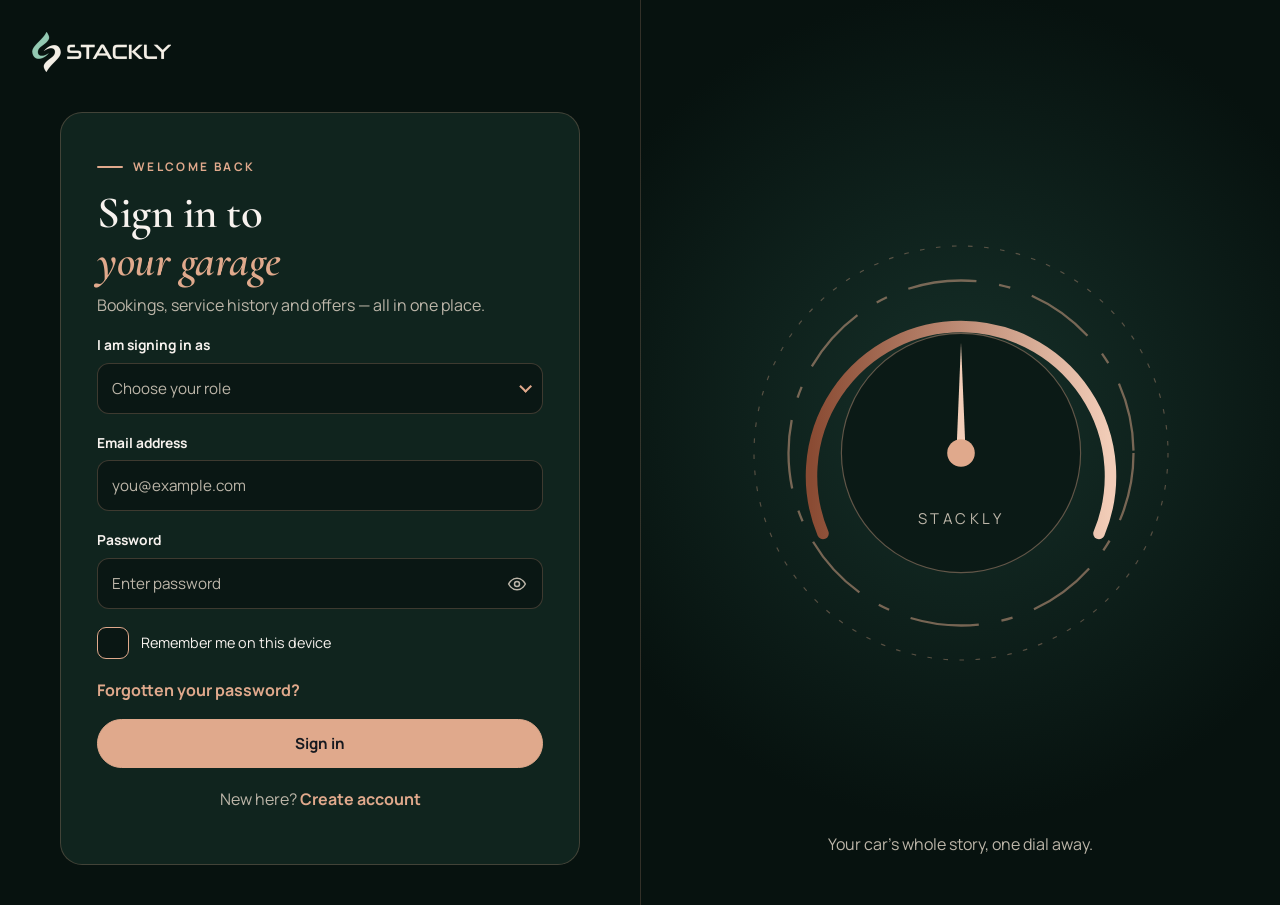
<file: dashboard-admin.html>
<!doctype html><html lang="en-IN"><head><meta charset="utf-8"><meta name="viewport" content="width=device-width,initial-scale=1"><title>Staff dashboard — Stackly Automotive</title><meta name="description" content="Stackly Automotive dashboard."><meta name="theme-color" content="#07120F"><link rel="icon" type="image/webp" href="favicon.webp"><link rel="stylesheet" href="styles.css"></head><body class="dashb"><a class="skip" href="#main">Skip to content</a><div class="dash" data-role="staff" hidden><header class="dh"><button class="bell dburger" type="button" aria-label="Open dashboard menu" aria-expanded="false" aria-controls="side"><svg viewBox="0 0 24 24"><path d="M4 6h16M4 12h16M4 18h16"/></svg></button><a class="logo" href="index.html" aria-label="Stackly Automotive home"><img src="logo-light.webp" alt="Stackly" width="139" height="40"></a><div class="dh-act"><span class="tg tg-prog role">Staff</span><div style="position:relative"><button class="bell" type="button" aria-label="Notifications" aria-expanded="false"><svg viewBox="0 0 24 24"><path d="M6 16V11a6 6 0 0 1 12 0v5l2 2H4zM10 20a2 2 0 0 0 4 0"/></svg><i></i></button><div class="npanel" role="region" aria-label="Notifications"><p>Service reminder<span>Next service due in 30 days</span></p><p>New offer<span>Free AC check this month</span></p><p>Welcome<span>Your account is ready</span></p></div></div><button class="btn sm ghost" type="button" id="logout">Log out</button></div><div class="dh-user"><span class="av" data-user="initial" aria-hidden="true"></span><span class="who"><b data-user="name"></b><span data-user="email"></span></span></div></header><div class="dback"></div><div class="dbody"><nav class="side" id="side" aria-label="Dashboard"><a href="#overview"><svg viewBox="0 0 24 24" aria-hidden="true"><path d="M3 11l9-7 9 7v9a1 1 0 0 1-1 1h-5v-6h-6v6H4a1 1 0 0 1-1-1z"/></svg><span>Overview</span></a><a href="#bookings"><svg viewBox="0 0 24 24" aria-hidden="true"><path d="M9 6h12M9 12h12M9 18h12M4 6h.01M4 12h.01M4 18h.01"/></svg><span>Bookings queue</span></a><a href="#techs"><svg viewBox="0 0 24 24" aria-hidden="true"><circle cx="9" cy="8" r="3.5"/><path d="M2.5 20c.6-3.6 3.2-6 6.5-6s5.9 2.4 6.5 6"/><circle cx="17" cy="9" r="2.5"/><path d="M17 14c2.4 0 4 1.8 4.5 4.5"/></svg><span>Technicians</span></a><a href="#add"><svg viewBox="0 0 24 24" aria-hidden="true"><circle cx="12" cy="12" r="9"/><path d="M12 8v8M8 12h8"/></svg><span>Add technician</span></a></nav><main id="main" class="dmain s-night"><section class="view s-night" id="overview" aria-label="Overview" hidden><div class="vh"><span class="lbl">Overview</span><h1>Good day, <em><span data-user="first"></span></em></h1><p class="mute">Today at the Salem service centre.</p></div><div class="alerts"><div class="alert"><svg viewBox="0 0 24 24" aria-hidden="true"><circle cx="12" cy="12" r="9"/><path d="M12 7v5l3 2"/></svg><span><b>2 bookings unassigned</b> for this morning</span></div><div class="alert"><svg viewBox="0 0 24 24" aria-hidden="true"><rect x="2" y="7" width="18" height="10" rx="2"/><path d="M22 10v4M7 10l-1 2h3l-1 2"/></svg><span><b>EV bay 3</b> lift inspection due Friday</span></div></div><div class="grid g3"><div class="card stat"><div class="n" id="m-new" style="font-size:clamp(1.8rem,1.4rem + 1.4vw,2.6rem)"></div><div class="t">Waiting to assign</div></div><div class="card stat"><div class="n" id="m-tech" style="font-size:clamp(1.8rem,1.4rem + 1.4vw,2.6rem)"></div><div class="t">Technicians</div></div><div class="card stat"><div class="n" id="m-bays" style="font-size:clamp(1.8rem,1.4rem + 1.4vw,2.6rem)">11 / 14</div><div class="t">Bays in use</div></div></div><div class="two" style="margin-top:20px"><div><h3 style="margin-bottom:12px">Jobs completed this week</h3><div class="bars card" data-fx="bars"><svg viewBox="0 0 520 232" role="img" aria-label="Bar chart"><line x1="0" x2="520" y1="200" y2="200" stroke="rgba(224,169,140,.3)"/><rect class="b" x="12" y="101" width="63" height="99" rx="6" fill="rgba(224,169,140,.45)" style="transition-delay:0.0s"/><text x="43" y="222" text-anchor="middle" fill="#BDB6A9" font-size="13" font-family="Manrope">Mon</text><rect class="b" x="99" y="79" width="63" height="121" rx="6" fill="rgba(224,169,140,.45)" style="transition-delay:0.08s"/><text x="130" y="222" text-anchor="middle" fill="#BDB6A9" font-size="13" font-family="Manrope">Tue</text><rect class="b" x="185" y="96" width="63" height="104" rx="6" fill="rgba(224,169,140,.45)" style="transition-delay:0.16s"/><text x="217" y="222" text-anchor="middle" fill="#BDB6A9" font-size="13" font-family="Manrope">Wed</text><rect class="b" x="272" y="57" width="63" height="143" rx="6" fill="rgba(224,169,140,.45)" style="transition-delay:0.24s"/><text x="303" y="222" text-anchor="middle" fill="#BDB6A9" font-size="13" font-family="Manrope">Thu</text><rect class="b" x="359" y="68" width="63" height="132" rx="6" fill="rgba(224,169,140,.45)" style="transition-delay:0.32s"/><text x="390" y="222" text-anchor="middle" fill="#BDB6A9" font-size="13" font-family="Manrope">Fri</text><rect class="b" x="445" y="30" width="63" height="170" rx="6" fill="#E0A98C" style="transition-delay:0.4s"/><text x="477" y="222" text-anchor="middle" fill="#BDB6A9" font-size="13" font-family="Manrope">Sat</text></svg></div></div><div class="card"><h3>Bays today</h3><table class="tbl"><tbody><tr><td data-label="Bay"><b>Bay 1</b></td><td data-label="Job">Major service</td><td data-label="Status"><span class="tg tg-prog">In progress</span></td></tr><tr><td data-label="Bay"><b>Bay 2</b></td><td data-label="Job">EV battery check</td><td data-label="Status"><span class="tg tg-prog">In progress</span></td></tr><tr><td data-label="Bay"><b>Bay 4</b></td><td data-label="Job">AC service</td><td data-label="Status"><span class="tg tg-warn">Washing</span></td></tr><tr><td data-label="Bay"><b>Bay 5</b></td><td data-label="Job">Alignment</td><td data-label="Status"><span class="tg tg-ok">Ready</span></td></tr></tbody></table></div></div></section><section class="view s-night" id="bookings" aria-label="Bookings queue" hidden><div class="vh"><span class="lbl">Bookings queue</span><h1>Today’s <em>queue</em></h1><p class="mute">Assign each new booking to an available technician.</p></div><table class="tbl"><thead><tr><th scope="col">Ref</th><th scope="col">Customer</th><th scope="col">Car</th><th scope="col">Service</th><th scope="col">Slot</th><th scope="col">Status</th><th scope="col">Action</th></tr></thead><tbody id="q-body"></tbody></table></section><section class="view s-night" id="techs" aria-label="Technicians" hidden><div class="vh"><span class="lbl">Technicians</span><h1>The <em>workshop team</em></h1><p class="mute">Skills, bays and today’s status.</p></div><table class="tbl"><thead><tr><th scope="col">Name</th><th scope="col">Skill</th><th scope="col">Bay</th><th scope="col">Status</th></tr></thead><tbody id="t-body"></tbody></table></section><section class="view s-night" id="add" aria-label="Add technician" hidden><div class="vh"><span class="lbl">Add technician</span><h1>Welcome a <em>new hand</em></h1></div><form class="card" id="tech-form" novalidate style="max-width:760px"><div class="fgrid"><div class="fld "><label for="tf-first">First name</label><input id="tf-first" name="tf-first" type="text" placeholder="e.g. Kavin" autocomplete="off" data-v="name" maxlength="16"></div><div class="fld "><label for="tf-last">Last name</label><input id="tf-last" name="tf-last" type="text" placeholder="e.g. M" autocomplete="off" data-v="name" maxlength="16"></div><div class="fld full"><label for="tf-email">Work email</label><input id="tf-email" name="tf-email" type="email" placeholder="name@stacklyautomotive.in" autocomplete="off" data-v="email" maxlength="64"></div><div class="fld "><label for="tf-phone">Mobile number</label><input id="tf-phone" name="tf-phone" type="tel" placeholder="10-digit mobile" autocomplete="off" data-v="phone" maxlength="10" inputmode="numeric"></div><div class="fld "><label for="tf-bay">Home bay</label><select id="tf-bay" name="tf-bay" data-v="select"><option value="">Choose a bay</option><option value="b1">Bay 1</option><option value="b2">Bay 2</option><option value="b3">Bay 3</option><option value="b4">Bay 4</option><option value="b5">Bay 5</option><option value="b6">Bay 6</option><option value="b7">Bay 7</option><option value="b8">Bay 8</option><option value="b9">Bay 9</option><option value="b10">Bay 10</option><option value="b11">Bay 11</option><option value="b12">Bay 12</option><option value="b13">Bay 13</option><option value="b14">Bay 14</option></select></div><div class="fld full"><label for="tf-skill">Primary skill</label><select id="tf-skill" name="tf-skill" data-v="select"><option value="">Choose a skill</option><option value="engine">Engine &amp; transmission</option><option value="ev">EV &amp; hybrid systems</option><option value="ac">AC &amp; electricals</option><option value="tyre">Alignment &amp; tyres</option><option value="body">Body &amp; paint</option></select></div></div><button class="btn" type="submit">Add technician</button></form></section></main></div></div><div class="splash" aria-hidden="true"><img src="logo-light.webp" alt="" width="139" height="40"></div><script src="script.js" defer></script></body></html>
</file>
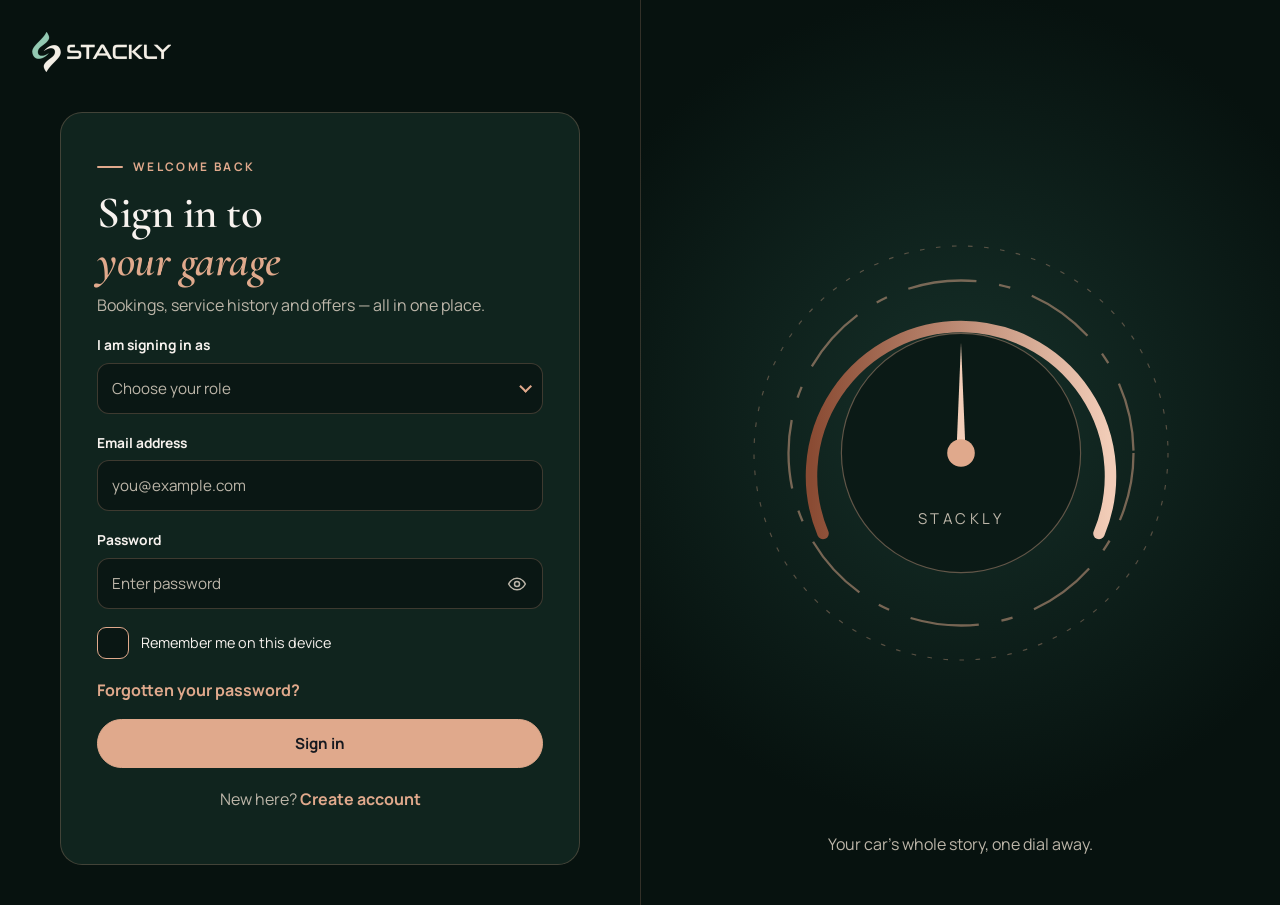
<file: dashboard-customer.html>
<!doctype html><html lang="en-IN"><head><meta charset="utf-8"><meta name="viewport" content="width=device-width,initial-scale=1"><title>My garage — Stackly Automotive</title><meta name="description" content="Stackly Automotive dashboard."><meta name="theme-color" content="#07120F"><link rel="icon" type="image/webp" href="favicon.webp"><link rel="stylesheet" href="styles.css"></head><body class="dashb"><a class="skip" href="#main">Skip to content</a><div class="dash" data-role="customer" hidden><header class="dh"><button class="bell dburger" type="button" aria-label="Open dashboard menu" aria-expanded="false" aria-controls="side"><svg viewBox="0 0 24 24"><path d="M4 6h16M4 12h16M4 18h16"/></svg></button><a class="logo" href="index.html" aria-label="Stackly Automotive home"><img src="logo-light.webp" alt="Stackly" width="139" height="40"></a><div class="dh-act"><span class="tg tg-gold role">Customer</span><div style="position:relative"><button class="bell" type="button" aria-label="Notifications" aria-expanded="false"><svg viewBox="0 0 24 24"><path d="M6 16V11a6 6 0 0 1 12 0v5l2 2H4zM10 20a2 2 0 0 0 4 0"/></svg><i></i></button><div class="npanel" role="region" aria-label="Notifications"><p>Service reminder<span>Next service due in 30 days</span></p><p>New offer<span>Free AC check this month</span></p><p>Welcome<span>Your account is ready</span></p></div></div><button class="btn sm ghost" type="button" id="logout">Log out</button></div><div class="dh-user"><span class="av" data-user="initial" aria-hidden="true"></span><span class="who"><b data-user="name"></b><span data-user="email"></span></span></div></header><div class="dback"></div><div class="dbody"><nav class="side" id="side" aria-label="Dashboard"><a href="#overview"><svg viewBox="0 0 24 24" aria-hidden="true"><path d="M3 11l9-7 9 7v9a1 1 0 0 1-1 1h-5v-6h-6v6H4a1 1 0 0 1-1-1z"/></svg><span>Overview</span></a><a href="#cars"><svg viewBox="0 0 24 24" aria-hidden="true"><path d="M3 15l2-5c.6-1.5 1.6-2 3-2h8c1.4 0 2.4.5 3 2l2 5v3h-3M6 18H3v-3"/><circle cx="7.5" cy="17.5" r="1.8"/><circle cx="16.5" cy="17.5" r="1.8"/><path d="M3 13h18"/></svg><span>My cars</span></a><a href="#history"><svg viewBox="0 0 24 24" aria-hidden="true"><path d="M9 6h12M9 12h12M9 18h12M4 6h.01M4 12h.01M4 18h.01"/></svg><span>Service history</span></a><a href="#book"><svg viewBox="0 0 24 24" aria-hidden="true"><circle cx="12" cy="12" r="9"/><path d="M12 8v8M8 12h8"/></svg><span>Book a service</span></a></nav><main id="main" class="dmain s-night"><section class="view s-night" id="overview" aria-label="Overview" hidden><div class="vh"><span class="lbl">Overview</span><h1>Welcome back, <em><span data-user="first"></span></em></h1><p class="mute">Here is your garage at a glance.</p></div><div class="grid g3"><div class="card stat"><div class="n" id="m-cars" style="font-size:clamp(1.8rem,1.4rem + 1.4vw,2.6rem)"></div><div class="t">Cars in garage</div></div><div class="card stat"><div class="n" id="m-svc" style="font-size:clamp(1.8rem,1.4rem + 1.4vw,2.6rem)"></div><div class="t">Services logged</div></div><div class="card stat"><div class="n" id="m-spent" style="font-size:clamp(1.8rem,1.4rem + 1.4vw,2.6rem)"></div><div class="t">Spent on service</div></div></div><div class="two" style="margin-top:20px"><div><h3 style="margin-bottom:12px">Kilometres per month</h3><div class="bars card" data-fx="bars"><svg viewBox="0 0 520 232" role="img" aria-label="Bar chart"><line x1="0" x2="520" y1="200" y2="200" stroke="rgba(224,169,140,.3)"/><rect class="b" x="12" y="88" width="63" height="112" rx="6" fill="rgba(224,169,140,.45)" style="transition-delay:0.0s"/><text x="43" y="222" text-anchor="middle" fill="#BDB6A9" font-size="13" font-family="Manrope">May</text><rect class="b" x="99" y="71" width="63" height="129" rx="6" fill="rgba(224,169,140,.45)" style="transition-delay:0.08s"/><text x="130" y="222" text-anchor="middle" fill="#BDB6A9" font-size="13" font-family="Manrope">Jun</text><rect class="b" x="185" y="96" width="63" height="104" rx="6" fill="rgba(224,169,140,.45)" style="transition-delay:0.16s"/><text x="217" y="222" text-anchor="middle" fill="#BDB6A9" font-size="13" font-family="Manrope">Jul</text><rect class="b" x="272" y="46" width="63" height="154" rx="6" fill="rgba(224,169,140,.45)" style="transition-delay:0.24s"/><text x="303" y="222" text-anchor="middle" fill="#BDB6A9" font-size="13" font-family="Manrope">Aug</text><rect class="b" x="359" y="66" width="63" height="134" rx="6" fill="rgba(224,169,140,.45)" style="transition-delay:0.32s"/><text x="390" y="222" text-anchor="middle" fill="#BDB6A9" font-size="13" font-family="Manrope">Sep</text><rect class="b" x="445" y="30" width="63" height="170" rx="6" fill="#E0A98C" style="transition-delay:0.4s"/><text x="477" y="222" text-anchor="middle" fill="#BDB6A9" font-size="13" font-family="Manrope">Oct</text></svg></div></div><div class="card"><div class="ic"><svg viewBox="0 0 24 24" aria-hidden="true"><rect x="3" y="5" width="18" height="16" rx="2"/><path d="M3 10h18M8 3v4M16 3v4"/></svg></div><span class="tg tg-warn">Due soon</span><h3>Next service due</h3><p class="mute grow">Aurelia Sedan · TN30AB1234<br>General service on or before <b>12 Jan 2027</b>.</p><div class="foot"><a class="btn sm" href="#book">Book now</a></div></div></div></section><section class="view s-night" id="cars" aria-label="My cars" hidden><div class="vh"><span class="lbl">My cars</span><h1>Your <em>garage</em></h1><p class="mute">Registration, odometer and next service for each car.</p></div><div class="grid g2" id="cars-grid"></div></section><section class="view s-night" id="history" aria-label="Service history" hidden><div class="vh"><span class="lbl">Service history</span><h1>Every visit, <em>on record</em></h1><p class="mute">Newest first. Invoices match approved estimates.</p></div><table class="tbl"><thead><tr><th scope="col">Ref</th><th scope="col">Car</th><th scope="col">Service</th><th scope="col">Date</th><th scope="col">Amount</th><th scope="col">Status</th></tr></thead><tbody id="hist-body"></tbody></table></section><section class="view s-night" id="book" aria-label="Book a service" hidden><div class="vh"><span class="lbl">Book a service</span><h1>Reserve a <em>bay</em></h1></div><form class="card" id="book-form" novalidate style="max-width:760px"><div class="fgrid"><div class="fld "><label for="bk-car">Car</label><select id="bk-car" name="bk-car" data-v="select"><option value="">Choose your car</option></select></div><div class="fld "><label for="bk-pkg">Package</label><select id="bk-pkg" name="bk-pkg" data-v="select"><option value="">Choose a package</option><option value="general">General service — ₹4,999</option><option value="major">Major service — ₹11,999</option><option value="ac">AC service — ₹3,499</option><option value="align">Wheel alignment — ₹1,299</option><option value="ev">EV battery check — ₹1,999</option><option value="detail">Detailing &amp; ceramic — ₹8,999</option></select></div><div class="fld "><label for="bk-date">Preferred date</label><input id="bk-date" name="bk-date" type="date" placeholder="" autocomplete="off" data-v="future"></div><div class="fld "><label for="bk-pin">Pickup pincode</label><input id="bk-pin" name="bk-pin" type="text" placeholder="e.g. 636004" autocomplete="off" data-v="pin" maxlength="6" inputmode="numeric"></div><div class="fld full"><label for="bk-note">Notes for the technician</label><span class="count" aria-hidden="true"></span><textarea id="bk-note" name="bk-note" maxlength="600" placeholder="e.g. brakes squeal when cold" data-v="text"></textarea></div></div><button class="btn" type="submit">Confirm booking</button></form></section></main></div></div><template id="tpl-car-sedan"><img class="pic" src="car-aurelia.webp" alt="Your car" width="800" height="600" loading="lazy" decoding="async"></template><template id="tpl-car-hatchback"><img class="pic" src="car-pico.webp" alt="Your car" width="800" height="600" loading="lazy" decoding="async"></template><template id="tpl-car-suv"><img class="pic" src="car-terra-diesel.webp" alt="Your car" width="800" height="600" loading="lazy" decoding="async"></template><template id="tpl-car-ev"><img class="pic" src="car-volta.webp" alt="Your car" width="800" height="600" loading="lazy" decoding="async"></template><div class="splash" aria-hidden="true"><img src="logo-light.webp" alt="" width="139" height="40"></div><script src="script.js" defer></script></body></html>
</file>
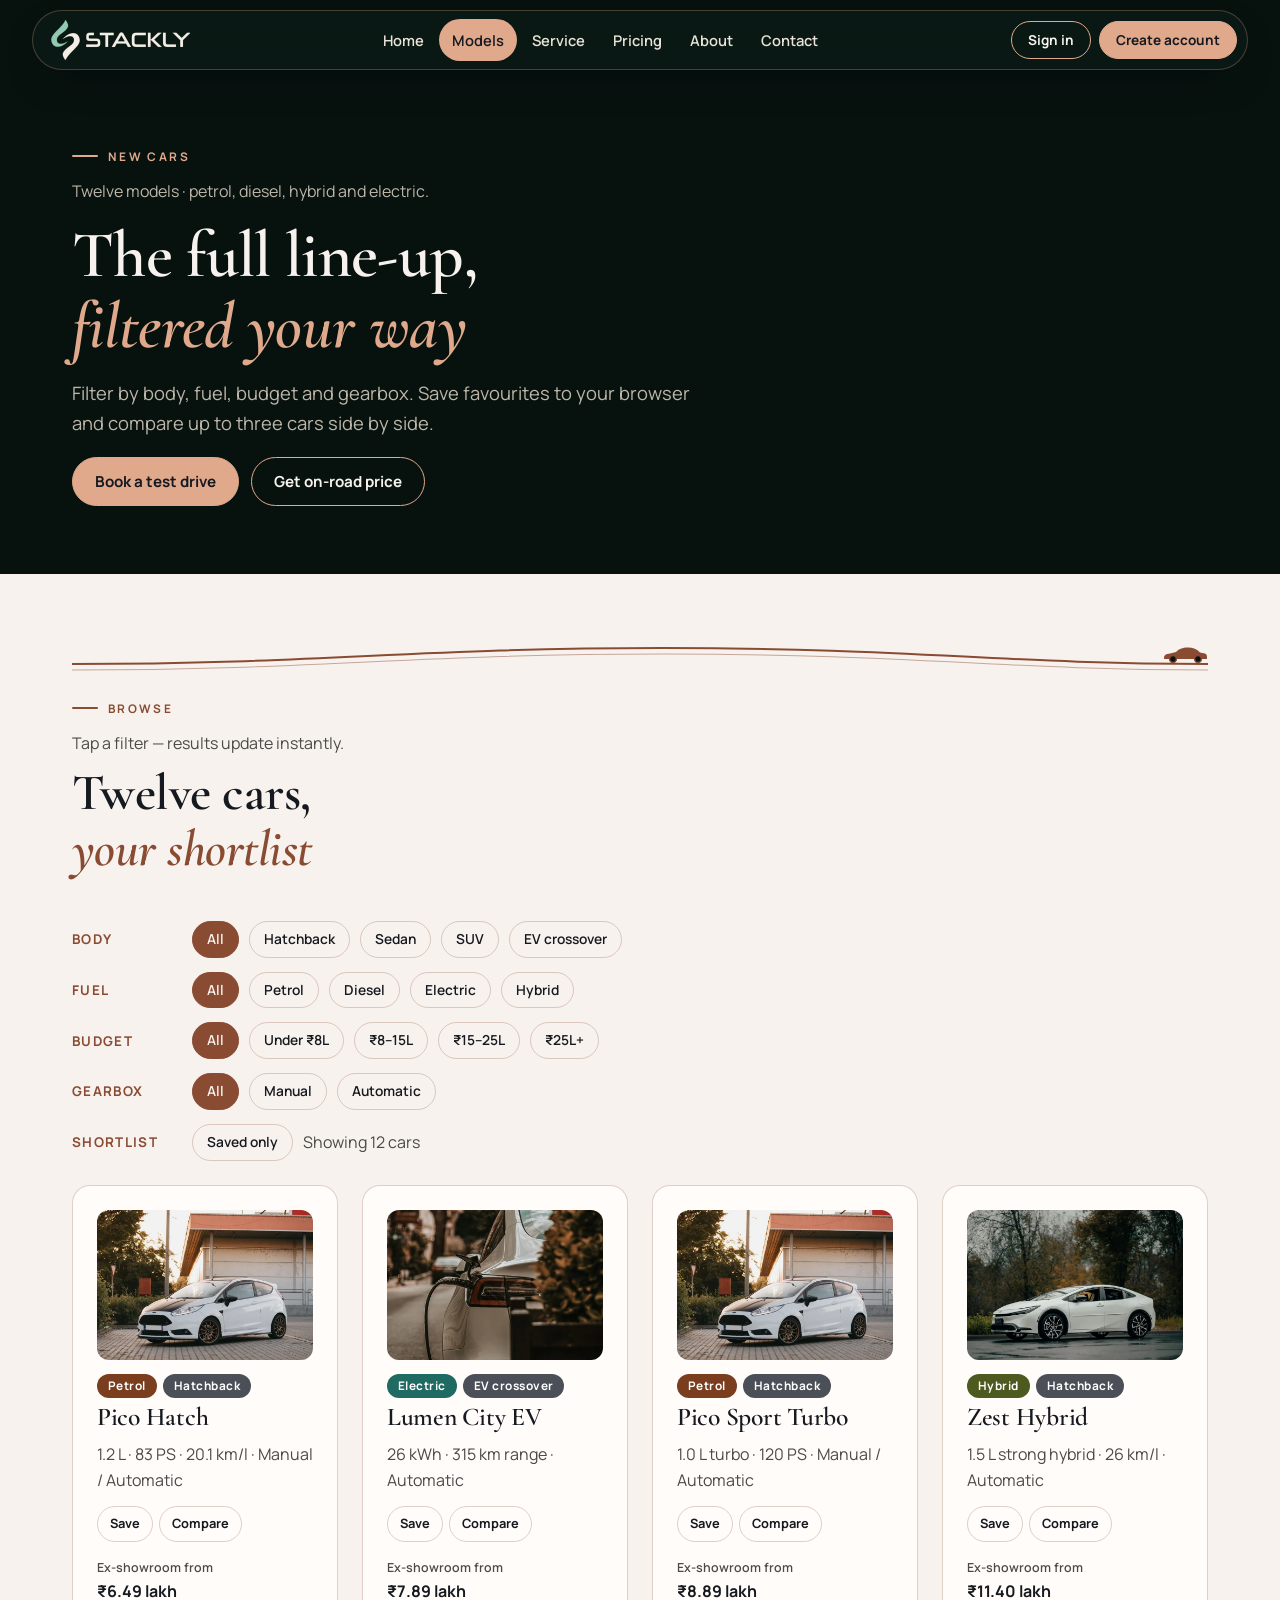
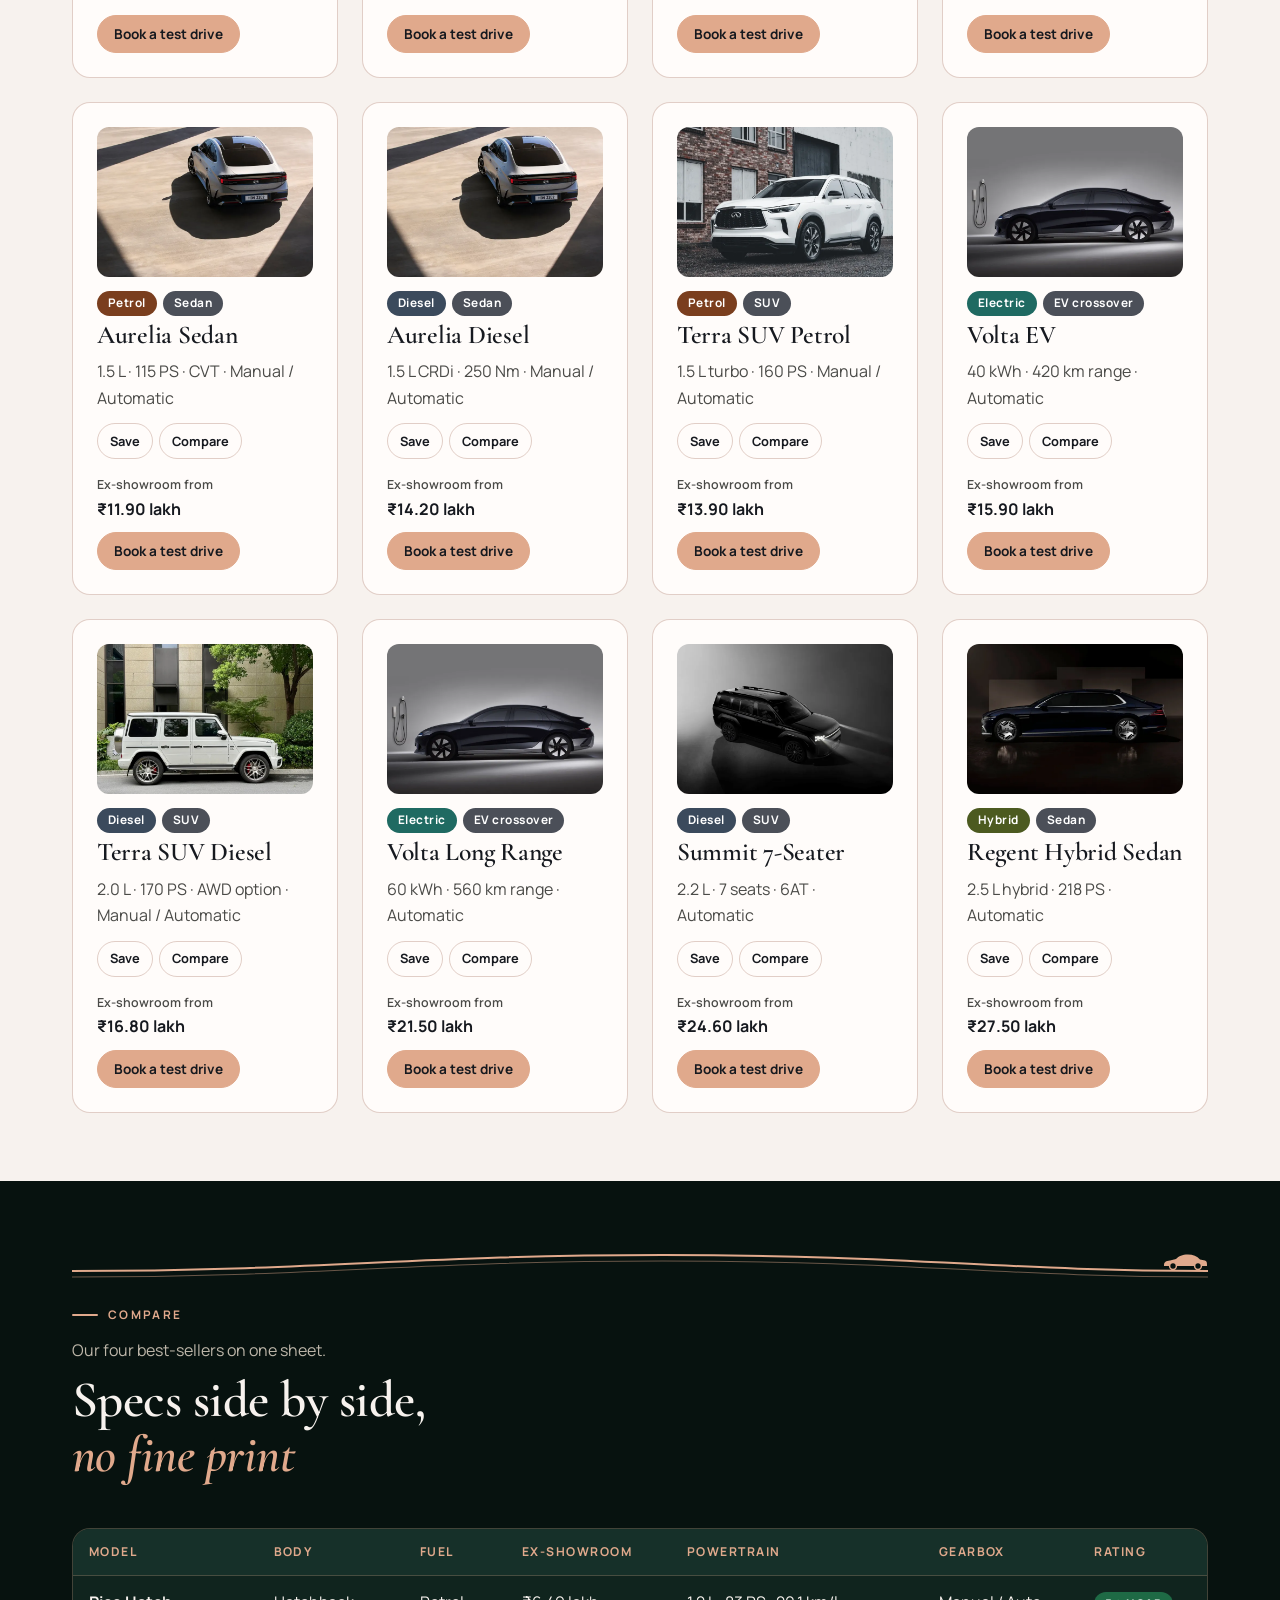
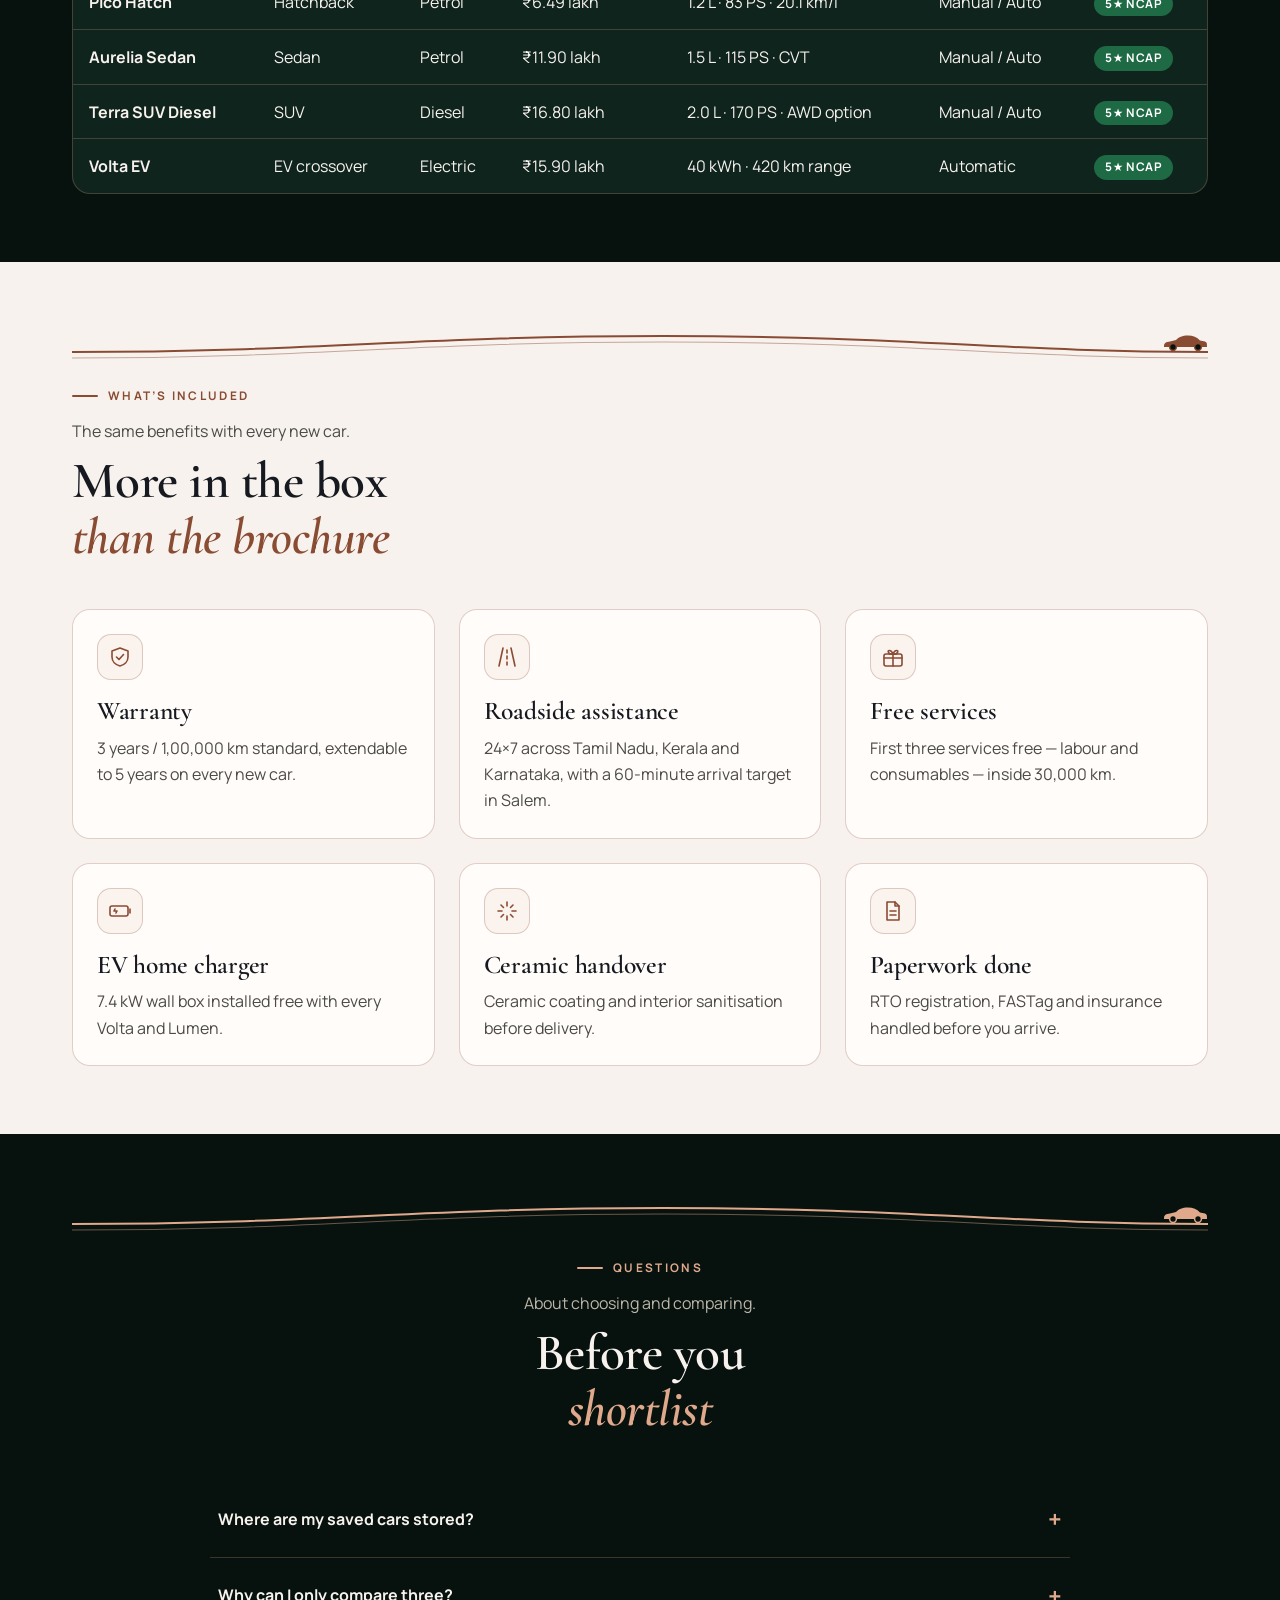
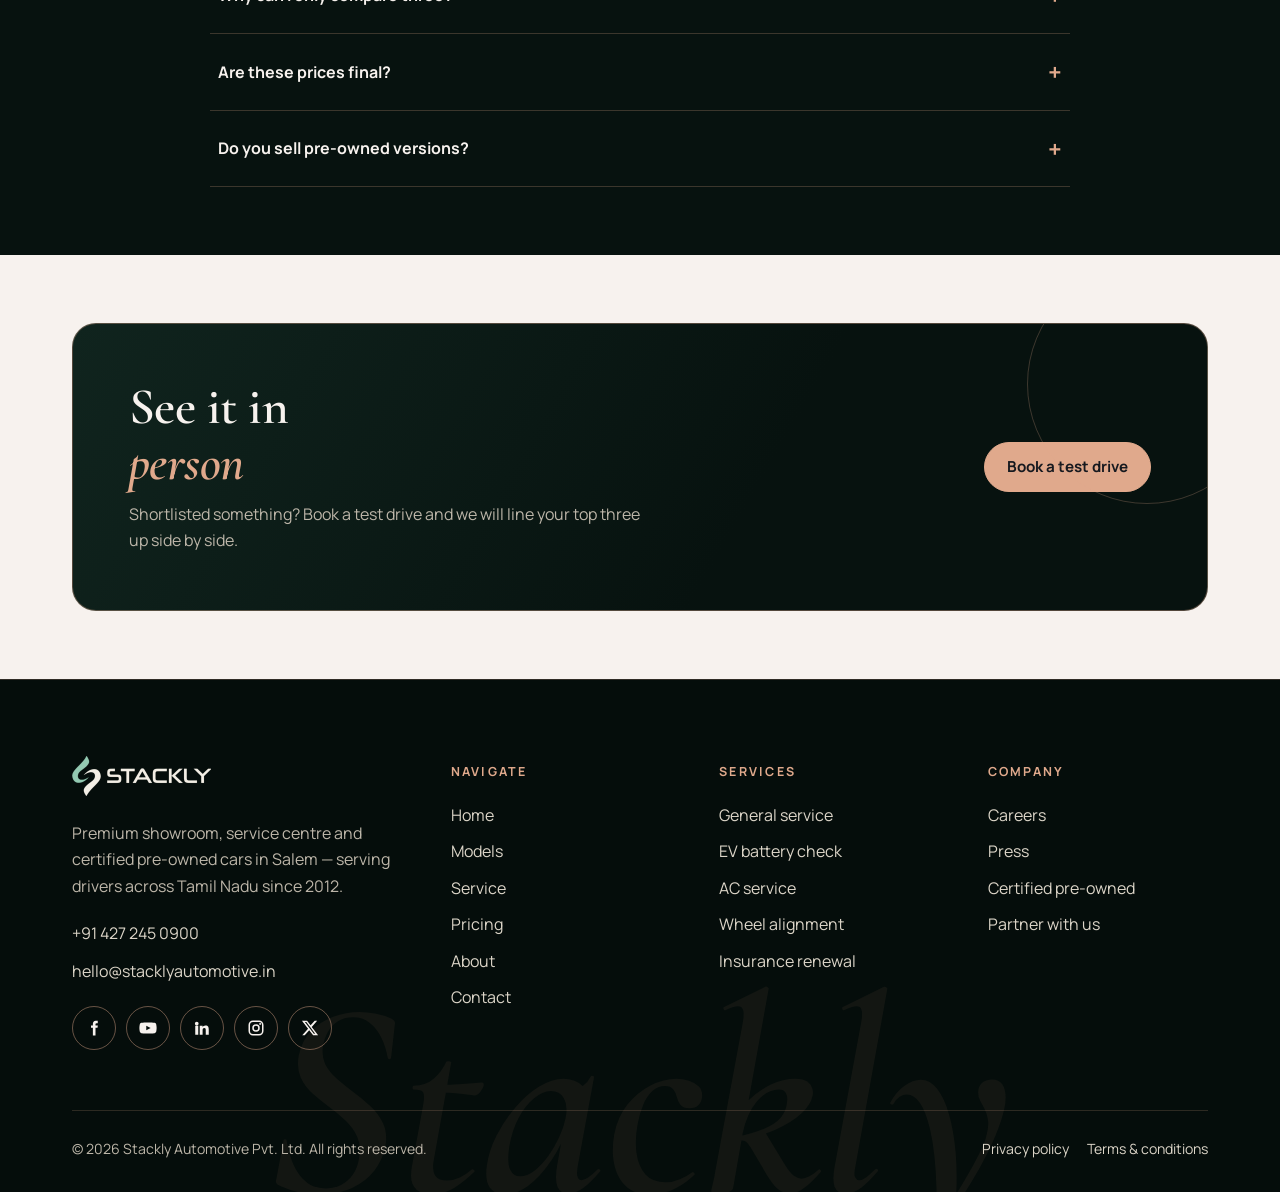
<file: models.html>
<!doctype html><html lang="en-IN"><head><meta charset="utf-8"><meta name="viewport" content="width=device-width,initial-scale=1"><title>New cars — Stackly Automotive</title><meta name="description" content="Filter and compare 12 new cars at Stackly Automotive, Salem."><meta name="theme-color" content="#07120F"><link rel="icon" type="image/webp" href="favicon.webp"><link rel="stylesheet" href="styles.css"></head><body class=""><a class="skip" href="#main">Skip to content</a><header class="hdr"><div class="hdr-in"><a class="logo" href="index.html" aria-label="Stackly Automotive home"><img src="logo-light.webp" alt="Stackly" width="139" height="40"></a><nav aria-label="Main"><ul class="nav"><li><a href="index.html">Home</a></li><li><a href="models.html" aria-current=page>Models</a></li><li><a href="service.html">Service</a></li><li><a href="pricing.html">Pricing</a></li><li><a href="about.html">About</a></li><li><a href="contact.html">Contact</a></li></ul></nav><div class="hdr-cta"><a class="btn ghost sm" href="signin.html">Sign in</a><a class="btn sm" href="signup.html">Create account</a></div><button class="burger" type="button" aria-label="Open menu" aria-expanded="false" aria-controls="mmenu"><span></span><span></span><span></span></button></div></header><div class="mmenu" id="mmenu"><nav aria-label="Mobile"><ul><li><a href="index.html">Home</a></li><li><a href="models.html" aria-current=page>Models</a></li><li><a href="service.html">Service</a></li><li><a href="pricing.html">Pricing</a></li><li><a href="about.html">About</a></li><li><a href="contact.html">Contact</a></li></ul></nav><div class="mm-cta"><a class="btn ghost" href="signin.html">Sign in</a><a class="btn" href="signup.html">Create account</a></div></div><main id="main"><section class="sec s-dark hero-s"><div class="wrap"><span class="lbl" data-r="up">New cars</span><p class="intro mute" data-r="up">Twelve models · petrol, diesel, hybrid and electric.</p><h1 data-r="up">The full line-up, <em>filtered your way</em></h1><p class="lead" data-r="up" style="max-width:640px;margin-top:16px">Filter by body, fuel, budget and gearbox. Save favourites to your browser and compare up to three cars side by side.</p><div class="btns" data-r="up"><a class="btn" href="signup.html">Book a test drive</a><a class="btn ghost" href="pricing.html">Get on-road price</a></div></div></section><section class="sec s-light " id="browse"><div class="wrap"><div class="stripe" data-fx="stripe" aria-hidden="true"><svg viewBox="0 0 1000 34" preserveAspectRatio="none"><path class="ln" pathLength="1" d="M0 22 C220 22 300 6 520 6 S820 22 1000 22"/><path class="ln2" pathLength="1" d="M0 28 C220 28 300 12 520 12 S820 28 1000 28"/></svg><svg class="mini" viewBox="0 0 46 20" aria-hidden="true"><path fill="currentColor" d="M2 14 C2 11 4 10 8 9.5 L14 8 C17 5 20 3.5 26 3.5 C31 3.5 35 5 38 8.5 L43 9.5 C45 10 45 12 45 15 L2 15 Z"/><circle cx="11" cy="15" r="3.4" fill="#07120F" stroke="currentColor" stroke-width="1.5"/><circle cx="36" cy="15" r="3.4" fill="#07120F" stroke="currentColor" stroke-width="1.5"/></svg></div><div class="sh" data-r="up"><span class="lbl">Browse</span><p class="intro">Tap a filter — results update instantly.</p><h2>Twelve cars, <em>your shortlist</em></h2></div><div class="fbar" data-r="up"><div class="frow" role="group" aria-label="Body"><b>Body</b><button type="button" class="chip" data-f="body" data-val="all" aria-pressed="false">All</button><button type="button" class="chip" data-f="body" data-val="hatchback" aria-pressed="false">Hatchback</button><button type="button" class="chip" data-f="body" data-val="sedan" aria-pressed="false">Sedan</button><button type="button" class="chip" data-f="body" data-val="suv" aria-pressed="false">SUV</button><button type="button" class="chip" data-f="body" data-val="ev" aria-pressed="false">EV crossover</button></div><div class="frow" role="group" aria-label="Fuel"><b>Fuel</b><button type="button" class="chip" data-f="fuel" data-val="all" aria-pressed="false">All</button><button type="button" class="chip" data-f="fuel" data-val="petrol" aria-pressed="false">Petrol</button><button type="button" class="chip" data-f="fuel" data-val="diesel" aria-pressed="false">Diesel</button><button type="button" class="chip" data-f="fuel" data-val="ev" aria-pressed="false">Electric</button><button type="button" class="chip" data-f="fuel" data-val="hybrid" aria-pressed="false">Hybrid</button></div><div class="frow" role="group" aria-label="Budget"><b>Budget</b><button type="button" class="chip" data-f="budget" data-val="all" aria-pressed="false">All</button><button type="button" class="chip" data-f="budget" data-val="b1" aria-pressed="false">Under ₹8L</button><button type="button" class="chip" data-f="budget" data-val="b2" aria-pressed="false">₹8–15L</button><button type="button" class="chip" data-f="budget" data-val="b3" aria-pressed="false">₹15–25L</button><button type="button" class="chip" data-f="budget" data-val="b4" aria-pressed="false">₹25L+</button></div><div class="frow" role="group" aria-label="Gearbox"><b>Gearbox</b><button type="button" class="chip" data-f="trans" data-val="all" aria-pressed="false">All</button><button type="button" class="chip" data-f="trans" data-val="manual" aria-pressed="false">Manual</button><button type="button" class="chip" data-f="trans" data-val="automatic" aria-pressed="false">Automatic</button></div><div class="frow"><b>Shortlist</b><button type="button" class="chip" id="only-saved" aria-pressed="false">Saved only</button><span class="mute" aria-live="polite">Showing <span id="match-count">12 cars</span></span></div></div><div class="grid g4" id="model-grid"><article class="card mcard" data-id="pico" data-body="hatchback" data-fuel="petrol" data-budget="b1" data-trans="manual automatic" data-r="up"><div class="gfx photo"><img class="pic" src="car-pico.webp" alt="Pico Hatch" width="800" height="600" loading="lazy" decoding="async"></div><div class="tags"><span class="tg tg-pet">Petrol</span><span class="tg tg-neu">Hatchback</span></div><h3>Pico Hatch</h3><p class="mute grow" style="margin:0">1.2 L · 83 PS · 20.1 km/l · Manual / Automatic</p><div class="tags" style="margin-top:12px"><button type="button" class="tog t-save" aria-pressed="false" aria-label="Save Pico Hatch">Save</button><button type="button" class="tog t-cmp" aria-pressed="false" aria-label="Compare Pico Hatch">Compare</button></div><div class="foot"><span class="price"><small>Ex-showroom from</small>₹6.49 lakh</span><a class="btn sm" href="signup.html">Book a test drive</a></div></article><article class="card mcard" data-id="lumen" data-body="ev" data-fuel="ev" data-budget="b1" data-trans="automatic" data-r="up"><div class="gfx photo"><img class="pic" src="car-lumen.webp" alt="Lumen City EV" width="800" height="600" loading="lazy" decoding="async"></div><div class="tags"><span class="tg tg-ev">Electric</span><span class="tg tg-neu">EV crossover</span></div><h3>Lumen City EV</h3><p class="mute grow" style="margin:0">26 kWh · 315 km range · Automatic</p><div class="tags" style="margin-top:12px"><button type="button" class="tog t-save" aria-pressed="false" aria-label="Save Lumen City EV">Save</button><button type="button" class="tog t-cmp" aria-pressed="false" aria-label="Compare Lumen City EV">Compare</button></div><div class="foot"><span class="price"><small>Ex-showroom from</small>₹7.89 lakh</span><a class="btn sm" href="signup.html">Book a test drive</a></div></article><article class="card mcard" data-id="picos" data-body="hatchback" data-fuel="petrol" data-budget="b2" data-trans="manual automatic" data-r="up"><div class="gfx photo"><img class="pic" src="car-pico.webp" alt="Pico Sport Turbo" width="800" height="600" loading="lazy" decoding="async"></div><div class="tags"><span class="tg tg-pet">Petrol</span><span class="tg tg-neu">Hatchback</span></div><h3>Pico Sport Turbo</h3><p class="mute grow" style="margin:0">1.0 L turbo · 120 PS · Manual / Automatic</p><div class="tags" style="margin-top:12px"><button type="button" class="tog t-save" aria-pressed="false" aria-label="Save Pico Sport Turbo">Save</button><button type="button" class="tog t-cmp" aria-pressed="false" aria-label="Compare Pico Sport Turbo">Compare</button></div><div class="foot"><span class="price"><small>Ex-showroom from</small>₹8.89 lakh</span><a class="btn sm" href="signup.html">Book a test drive</a></div></article><article class="card mcard" data-id="zest" data-body="hatchback" data-fuel="hybrid" data-budget="b2" data-trans="automatic" data-r="up"><div class="gfx photo"><img class="pic" src="car-zest.webp" alt="Zest Hybrid" width="800" height="600" loading="lazy" decoding="async"></div><div class="tags"><span class="tg tg-hyb">Hybrid</span><span class="tg tg-neu">Hatchback</span></div><h3>Zest Hybrid</h3><p class="mute grow" style="margin:0">1.5 L strong hybrid · 26 km/l · Automatic</p><div class="tags" style="margin-top:12px"><button type="button" class="tog t-save" aria-pressed="false" aria-label="Save Zest Hybrid">Save</button><button type="button" class="tog t-cmp" aria-pressed="false" aria-label="Compare Zest Hybrid">Compare</button></div><div class="foot"><span class="price"><small>Ex-showroom from</small>₹11.40 lakh</span><a class="btn sm" href="signup.html">Book a test drive</a></div></article><article class="card mcard" data-id="aurelia" data-body="sedan" data-fuel="petrol" data-budget="b2" data-trans="manual automatic" data-r="up"><div class="gfx photo"><img class="pic" src="car-aurelia.webp" alt="Aurelia Sedan" width="800" height="600" loading="lazy" decoding="async"></div><div class="tags"><span class="tg tg-pet">Petrol</span><span class="tg tg-neu">Sedan</span></div><h3>Aurelia Sedan</h3><p class="mute grow" style="margin:0">1.5 L · 115 PS · CVT · Manual / Automatic</p><div class="tags" style="margin-top:12px"><button type="button" class="tog t-save" aria-pressed="false" aria-label="Save Aurelia Sedan">Save</button><button type="button" class="tog t-cmp" aria-pressed="false" aria-label="Compare Aurelia Sedan">Compare</button></div><div class="foot"><span class="price"><small>Ex-showroom from</small>₹11.90 lakh</span><a class="btn sm" href="signup.html">Book a test drive</a></div></article><article class="card mcard" data-id="aureliad" data-body="sedan" data-fuel="diesel" data-budget="b2" data-trans="manual automatic" data-r="up"><div class="gfx photo"><img class="pic" src="car-aurelia.webp" alt="Aurelia Diesel" width="800" height="600" loading="lazy" decoding="async"></div><div class="tags"><span class="tg tg-dsl">Diesel</span><span class="tg tg-neu">Sedan</span></div><h3>Aurelia Diesel</h3><p class="mute grow" style="margin:0">1.5 L CRDi · 250 Nm · Manual / Automatic</p><div class="tags" style="margin-top:12px"><button type="button" class="tog t-save" aria-pressed="false" aria-label="Save Aurelia Diesel">Save</button><button type="button" class="tog t-cmp" aria-pressed="false" aria-label="Compare Aurelia Diesel">Compare</button></div><div class="foot"><span class="price"><small>Ex-showroom from</small>₹14.20 lakh</span><a class="btn sm" href="signup.html">Book a test drive</a></div></article><article class="card mcard" data-id="terrap" data-body="suv" data-fuel="petrol" data-budget="b2" data-trans="manual automatic" data-r="up"><div class="gfx photo"><img class="pic" src="car-terra-petrol.webp" alt="Terra SUV Petrol" width="800" height="600" loading="lazy" decoding="async"></div><div class="tags"><span class="tg tg-pet">Petrol</span><span class="tg tg-neu">SUV</span></div><h3>Terra SUV Petrol</h3><p class="mute grow" style="margin:0">1.5 L turbo · 160 PS · Manual / Automatic</p><div class="tags" style="margin-top:12px"><button type="button" class="tog t-save" aria-pressed="false" aria-label="Save Terra SUV Petrol">Save</button><button type="button" class="tog t-cmp" aria-pressed="false" aria-label="Compare Terra SUV Petrol">Compare</button></div><div class="foot"><span class="price"><small>Ex-showroom from</small>₹13.90 lakh</span><a class="btn sm" href="signup.html">Book a test drive</a></div></article><article class="card mcard" data-id="volta" data-body="ev" data-fuel="ev" data-budget="b3" data-trans="automatic" data-r="up"><div class="gfx photo"><img class="pic" src="car-volta.webp" alt="Volta EV" width="800" height="600" loading="lazy" decoding="async"></div><div class="tags"><span class="tg tg-ev">Electric</span><span class="tg tg-neu">EV crossover</span></div><h3>Volta EV</h3><p class="mute grow" style="margin:0">40 kWh · 420 km range · Automatic</p><div class="tags" style="margin-top:12px"><button type="button" class="tog t-save" aria-pressed="false" aria-label="Save Volta EV">Save</button><button type="button" class="tog t-cmp" aria-pressed="false" aria-label="Compare Volta EV">Compare</button></div><div class="foot"><span class="price"><small>Ex-showroom from</small>₹15.90 lakh</span><a class="btn sm" href="signup.html">Book a test drive</a></div></article><article class="card mcard" data-id="terra" data-body="suv" data-fuel="diesel" data-budget="b3" data-trans="manual automatic" data-r="up"><div class="gfx photo"><img class="pic" src="car-terra-diesel.webp" alt="Terra SUV Diesel" width="800" height="600" loading="lazy" decoding="async"></div><div class="tags"><span class="tg tg-dsl">Diesel</span><span class="tg tg-neu">SUV</span></div><h3>Terra SUV Diesel</h3><p class="mute grow" style="margin:0">2.0 L · 170 PS · AWD option · Manual / Automatic</p><div class="tags" style="margin-top:12px"><button type="button" class="tog t-save" aria-pressed="false" aria-label="Save Terra SUV Diesel">Save</button><button type="button" class="tog t-cmp" aria-pressed="false" aria-label="Compare Terra SUV Diesel">Compare</button></div><div class="foot"><span class="price"><small>Ex-showroom from</small>₹16.80 lakh</span><a class="btn sm" href="signup.html">Book a test drive</a></div></article><article class="card mcard" data-id="voltalr" data-body="ev" data-fuel="ev" data-budget="b3" data-trans="automatic" data-r="up"><div class="gfx photo"><img class="pic" src="car-volta.webp" alt="Volta Long Range" width="800" height="600" loading="lazy" decoding="async"></div><div class="tags"><span class="tg tg-ev">Electric</span><span class="tg tg-neu">EV crossover</span></div><h3>Volta Long Range</h3><p class="mute grow" style="margin:0">60 kWh · 560 km range · Automatic</p><div class="tags" style="margin-top:12px"><button type="button" class="tog t-save" aria-pressed="false" aria-label="Save Volta Long Range">Save</button><button type="button" class="tog t-cmp" aria-pressed="false" aria-label="Compare Volta Long Range">Compare</button></div><div class="foot"><span class="price"><small>Ex-showroom from</small>₹21.50 lakh</span><a class="btn sm" href="signup.html">Book a test drive</a></div></article><article class="card mcard" data-id="summit" data-body="suv" data-fuel="diesel" data-budget="b3" data-trans="automatic" data-r="up"><div class="gfx photo"><img class="pic" src="car-summit.webp" alt="Summit 7-Seater" width="800" height="600" loading="lazy" decoding="async"></div><div class="tags"><span class="tg tg-dsl">Diesel</span><span class="tg tg-neu">SUV</span></div><h3>Summit 7-Seater</h3><p class="mute grow" style="margin:0">2.2 L · 7 seats · 6AT · Automatic</p><div class="tags" style="margin-top:12px"><button type="button" class="tog t-save" aria-pressed="false" aria-label="Save Summit 7-Seater">Save</button><button type="button" class="tog t-cmp" aria-pressed="false" aria-label="Compare Summit 7-Seater">Compare</button></div><div class="foot"><span class="price"><small>Ex-showroom from</small>₹24.60 lakh</span><a class="btn sm" href="signup.html">Book a test drive</a></div></article><article class="card mcard" data-id="regent" data-body="sedan" data-fuel="hybrid" data-budget="b4" data-trans="automatic" data-r="up"><div class="gfx photo"><img class="pic" src="car-regent.webp" alt="Regent Hybrid Sedan" width="800" height="600" loading="lazy" decoding="async"></div><div class="tags"><span class="tg tg-hyb">Hybrid</span><span class="tg tg-neu">Sedan</span></div><h3>Regent Hybrid Sedan</h3><p class="mute grow" style="margin:0">2.5 L hybrid · 218 PS · Automatic</p><div class="tags" style="margin-top:12px"><button type="button" class="tog t-save" aria-pressed="false" aria-label="Save Regent Hybrid Sedan">Save</button><button type="button" class="tog t-cmp" aria-pressed="false" aria-label="Compare Regent Hybrid Sedan">Compare</button></div><div class="foot"><span class="price"><small>Ex-showroom from</small>₹27.50 lakh</span><a class="btn sm" href="signup.html">Book a test drive</a></div></article><p class="empty" id="no-match" hidden>No cars match those filters. Try widening the budget or choosing “All”.</p></div><div class="cmpbar" role="status"><span id="cmp-n">0 of 3 selected</span><span class="btns"><a class="btn sm" href="#compare">View comparison</a><button type="button" class="btn sm ghost" id="cmp-clear">Clear</button></span></div></div></section><section class="sec s-dark " id="compare"><div class="wrap"><div class="stripe" data-fx="stripe" aria-hidden="true"><svg viewBox="0 0 1000 34" preserveAspectRatio="none"><path class="ln" pathLength="1" d="M0 22 C220 22 300 6 520 6 S820 22 1000 22"/><path class="ln2" pathLength="1" d="M0 28 C220 28 300 12 520 12 S820 28 1000 28"/></svg><svg class="mini" viewBox="0 0 46 20" aria-hidden="true"><path fill="currentColor" d="M2 14 C2 11 4 10 8 9.5 L14 8 C17 5 20 3.5 26 3.5 C31 3.5 35 5 38 8.5 L43 9.5 C45 10 45 12 45 15 L2 15 Z"/><circle cx="11" cy="15" r="3.4" fill="#07120F" stroke="currentColor" stroke-width="1.5"/><circle cx="36" cy="15" r="3.4" fill="#07120F" stroke="currentColor" stroke-width="1.5"/></svg></div><div class="sh" data-r="up"><span class="lbl">Compare</span><p class="intro">Our four best-sellers on one sheet.</p><h2>Specs side by side, <em>no fine print</em></h2></div><div data-r="up"><table class="tbl" id="spec-table"><thead><tr><th scope="col">Model</th><th scope="col">Body</th><th scope="col">Fuel</th><th scope="col">Ex-showroom</th><th scope="col">Powertrain</th><th scope="col">Gearbox</th><th scope="col">Rating</th></tr></thead><tbody><tr data-col="pico"><td data-label="Model"><b>Pico Hatch</b></td><td data-label="Body" class="num">Hatchback</td><td data-label="Fuel" class="num">Petrol</td><td data-label="Ex-showroom" class="num">₹6.49 lakh</td><td data-label="Powertrain" class="num">1.2 L · 83 PS · 20.1 km/l</td><td data-label="Gearbox" class="num">Manual / Auto</td><td data-label="Rating"><span class="tg tg-ok">5★ NCAP</span></td></tr><tr data-col="aurelia"><td data-label="Model"><b>Aurelia Sedan</b></td><td data-label="Body" class="num">Sedan</td><td data-label="Fuel" class="num">Petrol</td><td data-label="Ex-showroom" class="num">₹11.90 lakh</td><td data-label="Powertrain" class="num">1.5 L · 115 PS · CVT</td><td data-label="Gearbox" class="num">Manual / Auto</td><td data-label="Rating"><span class="tg tg-ok">5★ NCAP</span></td></tr><tr data-col="terra"><td data-label="Model"><b>Terra SUV Diesel</b></td><td data-label="Body" class="num">SUV</td><td data-label="Fuel" class="num">Diesel</td><td data-label="Ex-showroom" class="num">₹16.80 lakh</td><td data-label="Powertrain" class="num">2.0 L · 170 PS · AWD option</td><td data-label="Gearbox" class="num">Manual / Auto</td><td data-label="Rating"><span class="tg tg-ok">5★ NCAP</span></td></tr><tr data-col="volta"><td data-label="Model"><b>Volta EV</b></td><td data-label="Body" class="num">EV crossover</td><td data-label="Fuel" class="num">Electric</td><td data-label="Ex-showroom" class="num">₹15.90 lakh</td><td data-label="Powertrain" class="num">40 kWh · 420 km range</td><td data-label="Gearbox" class="num">Automatic</td><td data-label="Rating"><span class="tg tg-ok">5★ NCAP</span></td></tr></tbody></table></div></div></section><section class="sec s-light "><div class="wrap"><div class="stripe" data-fx="stripe" aria-hidden="true"><svg viewBox="0 0 1000 34" preserveAspectRatio="none"><path class="ln" pathLength="1" d="M0 22 C220 22 300 6 520 6 S820 22 1000 22"/><path class="ln2" pathLength="1" d="M0 28 C220 28 300 12 520 12 S820 28 1000 28"/></svg><svg class="mini" viewBox="0 0 46 20" aria-hidden="true"><path fill="currentColor" d="M2 14 C2 11 4 10 8 9.5 L14 8 C17 5 20 3.5 26 3.5 C31 3.5 35 5 38 8.5 L43 9.5 C45 10 45 12 45 15 L2 15 Z"/><circle cx="11" cy="15" r="3.4" fill="#07120F" stroke="currentColor" stroke-width="1.5"/><circle cx="36" cy="15" r="3.4" fill="#07120F" stroke="currentColor" stroke-width="1.5"/></svg></div><div class="sh" data-r="up"><span class="lbl">What’s included</span><p class="intro">The same benefits with every new car.</p><h2>More in the box <em>than the brochure</em></h2></div><div class="grid g3" data-stagger><article class="card" data-r="up"><div class="ic"><svg viewBox="0 0 24 24" aria-hidden="true"><path d="M12 3l8 3v6c0 4.5-3.4 8-8 9-4.6-1-8-4.5-8-9V6z"/><path d="M8.5 12l2.5 2.5 4.5-5"/></svg></div><h3>Warranty</h3><p class="mute" style="margin:0">3 years / 1,00,000 km standard, extendable to 5 years on every new car.</p></article><article class="card" data-r="up"><div class="ic"><svg viewBox="0 0 24 24" aria-hidden="true"><path d="M8 3L4 21M16 3l4 18M12 5v3M12 11v3M12 17v3"/></svg></div><h3>Roadside assistance</h3><p class="mute" style="margin:0">24×7 across Tamil Nadu, Kerala and Karnataka, with a 60-minute arrival target in Salem.</p></article><article class="card" data-r="up"><div class="ic"><svg viewBox="0 0 24 24" aria-hidden="true"><rect x="3" y="9" width="18" height="12" rx="2"/><path d="M12 9v12M3 13h18M12 9C10 4 6 5 7.5 7.5S12 9 12 9zM12 9c2-5 6-4 4.5-1.5S12 9 12 9z"/></svg></div><h3>Free services</h3><p class="mute" style="margin:0">First three services free — labour and consumables — inside 30,000 km.</p></article><article class="card" data-r="up"><div class="ic"><svg viewBox="0 0 24 24" aria-hidden="true"><rect x="2" y="7" width="18" height="10" rx="2"/><path d="M22 10v4M7 10l-1 2h3l-1 2"/></svg></div><h3>EV home charger</h3><p class="mute" style="margin:0">7.4 kW wall box installed free with every Volta and Lumen.</p></article><article class="card" data-r="up"><div class="ic"><svg viewBox="0 0 24 24" aria-hidden="true"><path d="M12 3v4M12 17v4M3 12h4M17 12h4M6 6l2.5 2.5M15.5 15.5L18 18M6 18l2.5-2.5M15.5 8.5L18 6"/></svg></div><h3>Ceramic handover</h3><p class="mute" style="margin:0">Ceramic coating and interior sanitisation before delivery.</p></article><article class="card" data-r="up"><div class="ic"><svg viewBox="0 0 24 24" aria-hidden="true"><path d="M6 3h8l4 4v14H6z"/><path d="M14 3v4h4M9 12h6M9 16h6"/></svg></div><h3>Paperwork done</h3><p class="mute" style="margin:0">RTO registration, FASTag and insurance handled before you arrive.</p></article></div></div></section><section class="sec s-dark "><div class="wrap"><div class="stripe" data-fx="stripe" aria-hidden="true"><svg viewBox="0 0 1000 34" preserveAspectRatio="none"><path class="ln" pathLength="1" d="M0 22 C220 22 300 6 520 6 S820 22 1000 22"/><path class="ln2" pathLength="1" d="M0 28 C220 28 300 12 520 12 S820 28 1000 28"/></svg><svg class="mini" viewBox="0 0 46 20" aria-hidden="true"><path fill="currentColor" d="M2 14 C2 11 4 10 8 9.5 L14 8 C17 5 20 3.5 26 3.5 C31 3.5 35 5 38 8.5 L43 9.5 C45 10 45 12 45 15 L2 15 Z"/><circle cx="11" cy="15" r="3.4" fill="#07120F" stroke="currentColor" stroke-width="1.5"/><circle cx="36" cy="15" r="3.4" fill="#07120F" stroke="currentColor" stroke-width="1.5"/></svg></div><div class="sh c" data-r="up"><span class="lbl">Questions</span><p class="intro">About choosing and comparing.</p><h2>Before you <em>shortlist</em></h2></div><div class="faq" data-r="up"><details><summary>Where are my saved cars stored?</summary><p>In this browser only, so they stay after you close the tab. Clearing site data removes them.</p></details><details><summary>Why can I only compare three?</summary><p>Three columns stay readable on a phone. Clear one with the Compare toggle to add another.</p></details><details><summary>Are these prices final?</summary><p>They are ex-showroom Salem prices for the base variant. Use the pricing page for an on-road figure with RTO, insurance and TCS.</p></details><details><summary>Do you sell pre-owned versions?</summary><p>Yes — certified pre-owned stock changes weekly. Ask on the contact page and we will send the current list.</p></details></div></div></section><section class="sec s-light "><div class="wrap"><div class="band" data-r="zoom"><div><h2>See it in <em>person</em></h2><p class="mute" style="margin:10px 0 0;max-width:520px">Shortlisted something? Book a test drive and we will line your top three up side by side.</p></div><div class="btns"><a class="btn" href="signup.html">Book a test drive</a></div></div></div></section></main><footer class="ftr"><div class="wrap"><div class="ftr-grid"><div class="ftr-brand"><a class="logo" href="index.html" aria-label="Stackly Automotive home"><img src="logo-light.webp" alt="Stackly" width="139" height="40"></a><p>Premium showroom, service centre and certified pre-owned cars in Salem — serving drivers across Tamil Nadu since 2012.</p><div class="ftr-contact"><a href="tel:+914272450900">+91 427 245 0900</a><a href="mailto:hello@stacklyautomotive.in">hello@stacklyautomotive.in</a></div><div class="social"><a href="https://www.facebook.com/stacklyautomotive" aria-label="Stackly Automotive on Facebook"><svg viewBox="0 0 24 24" aria-hidden="true"><path fill="currentColor" d="M14 8.5V6.8c0-.8.5-1.3 1.4-1.3H17V2.2h-2.6C11.6 2.2 10.5 4 10.5 6.5v2H8v3.3h2.5V22H14V11.8h2.7l.4-3.3z"/></svg></a><a href="https://www.youtube.com/stacklyautomotive" aria-label="Stackly Automotive on YouTube"><svg viewBox="0 0 24 24" aria-hidden="true"><path fill="currentColor" d="M23 7.2a3 3 0 0 0-2.1-2.1C19 4.6 12 4.6 12 4.6s-7 0-8.9.5A3 3 0 0 0 1 7.2 31 31 0 0 0 .5 12a31 31 0 0 0 .5 4.8 3 3 0 0 0 2.1 2.1c1.9.5 8.9.5 8.9.5s7 0 8.9-.5a3 3 0 0 0 2.1-2.1 31 31 0 0 0 .5-4.8 31 31 0 0 0-.5-4.8zM9.7 15.1V8.9l5.8 3.1z"/></svg></a><a href="https://www.linkedin.com/stacklyautomotive" aria-label="Stackly Automotive on LinkedIn"><svg viewBox="0 0 24 24" aria-hidden="true"><path fill="currentColor" d="M4.98 3.5a2.5 2.5 0 1 1 0 5 2.5 2.5 0 0 1 0-5zM3 9h4v12H3zM9 9h3.8v1.7h.05c.53-1 1.83-2.05 3.77-2.05C20.6 8.65 21 11.2 21 14.4V21h-4v-5.8c0-1.4 0-3.2-1.95-3.2-1.95 0-2.25 1.5-2.25 3.1V21H9z"/></svg></a><a href="https://www.instagram.com/stacklyautomotive" aria-label="Stackly Automotive on Instagram"><svg viewBox="0 0 24 24" aria-hidden="true"><rect x="3" y="3" width="18" height="18" rx="5" fill="none" stroke="currentColor" stroke-width="2"/><circle cx="12" cy="12" r="4" fill="none" stroke="currentColor" stroke-width="2"/><circle cx="17.5" cy="6.5" r="1.3" fill="currentColor"/></svg></a><a href="https://www.x.com/stacklyautomotive" aria-label="Stackly Automotive on X"><svg viewBox="0 0 24 24" aria-hidden="true"><path fill="currentColor" d="M18.24 2.25h3.31l-7.23 8.26 8.5 11.24h-6.66l-5.21-6.82-5.97 6.82H1.67l7.73-8.84L1.25 2.25h6.83l4.71 6.23zm-1.16 17.52h1.83L7.08 4.13H5.12z"/></svg></a></div></div><div><h4>Navigate</h4><ul class="fnav"><li><a href="index.html">Home</a></li><li><a href="models.html">Models</a></li><li><a href="service.html">Service</a></li><li><a href="pricing.html">Pricing</a></li><li><a href="about.html">About</a></li><li><a href="contact.html">Contact</a></li></ul></div><div><h4>Services</h4><ul><li><a href="services/general.html">General service</a></li><li><a href="services/ev.html">EV battery check</a></li><li><a href="services/ac.html">AC service</a></li><li><a href="services/align.html">Wheel alignment</a></li><li><a href="services/insurance.html">Insurance renewal</a></li></ul></div><div><h4>Company</h4><ul><li><a href="company/careers.html">Careers</a></li><li><a href="company/press.html">Press</a></li><li><a href="company/preowned.html">Certified pre-owned</a></li><li><a href="company/dealers.html">Partner with us</a></li></ul></div></div><div class="ftr-bar"><span>© <span id="year">2026</span> Stackly Automotive Pvt. Ltd. All rights reserved.</span><nav aria-label="Legal"><a href="privacy-policy.html">Privacy policy</a><a href="terms-conditions.html">Terms &amp; conditions</a></nav></div></div></footer><div class="splash" aria-hidden="true"><img src="logo-light.webp" alt="" width="139" height="40"></div><script src="script.js" defer></script></body></html>
</file>
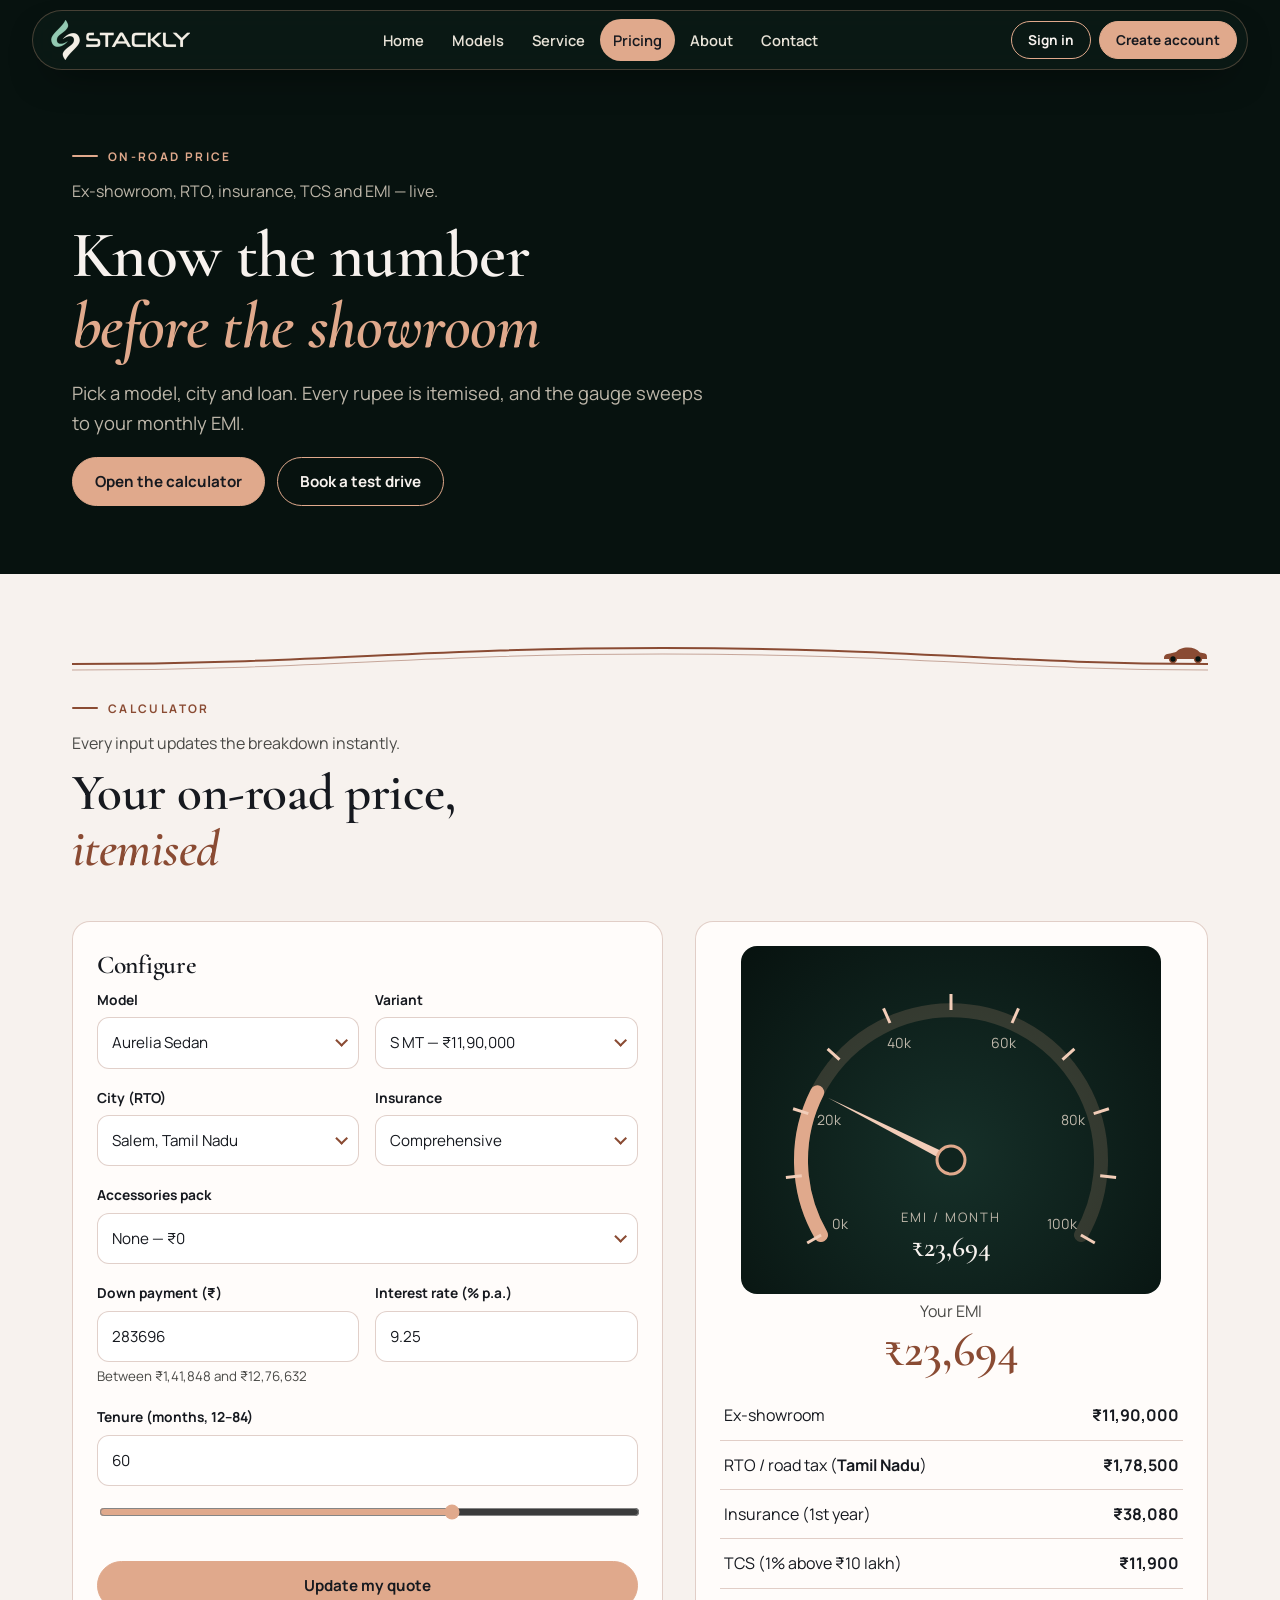
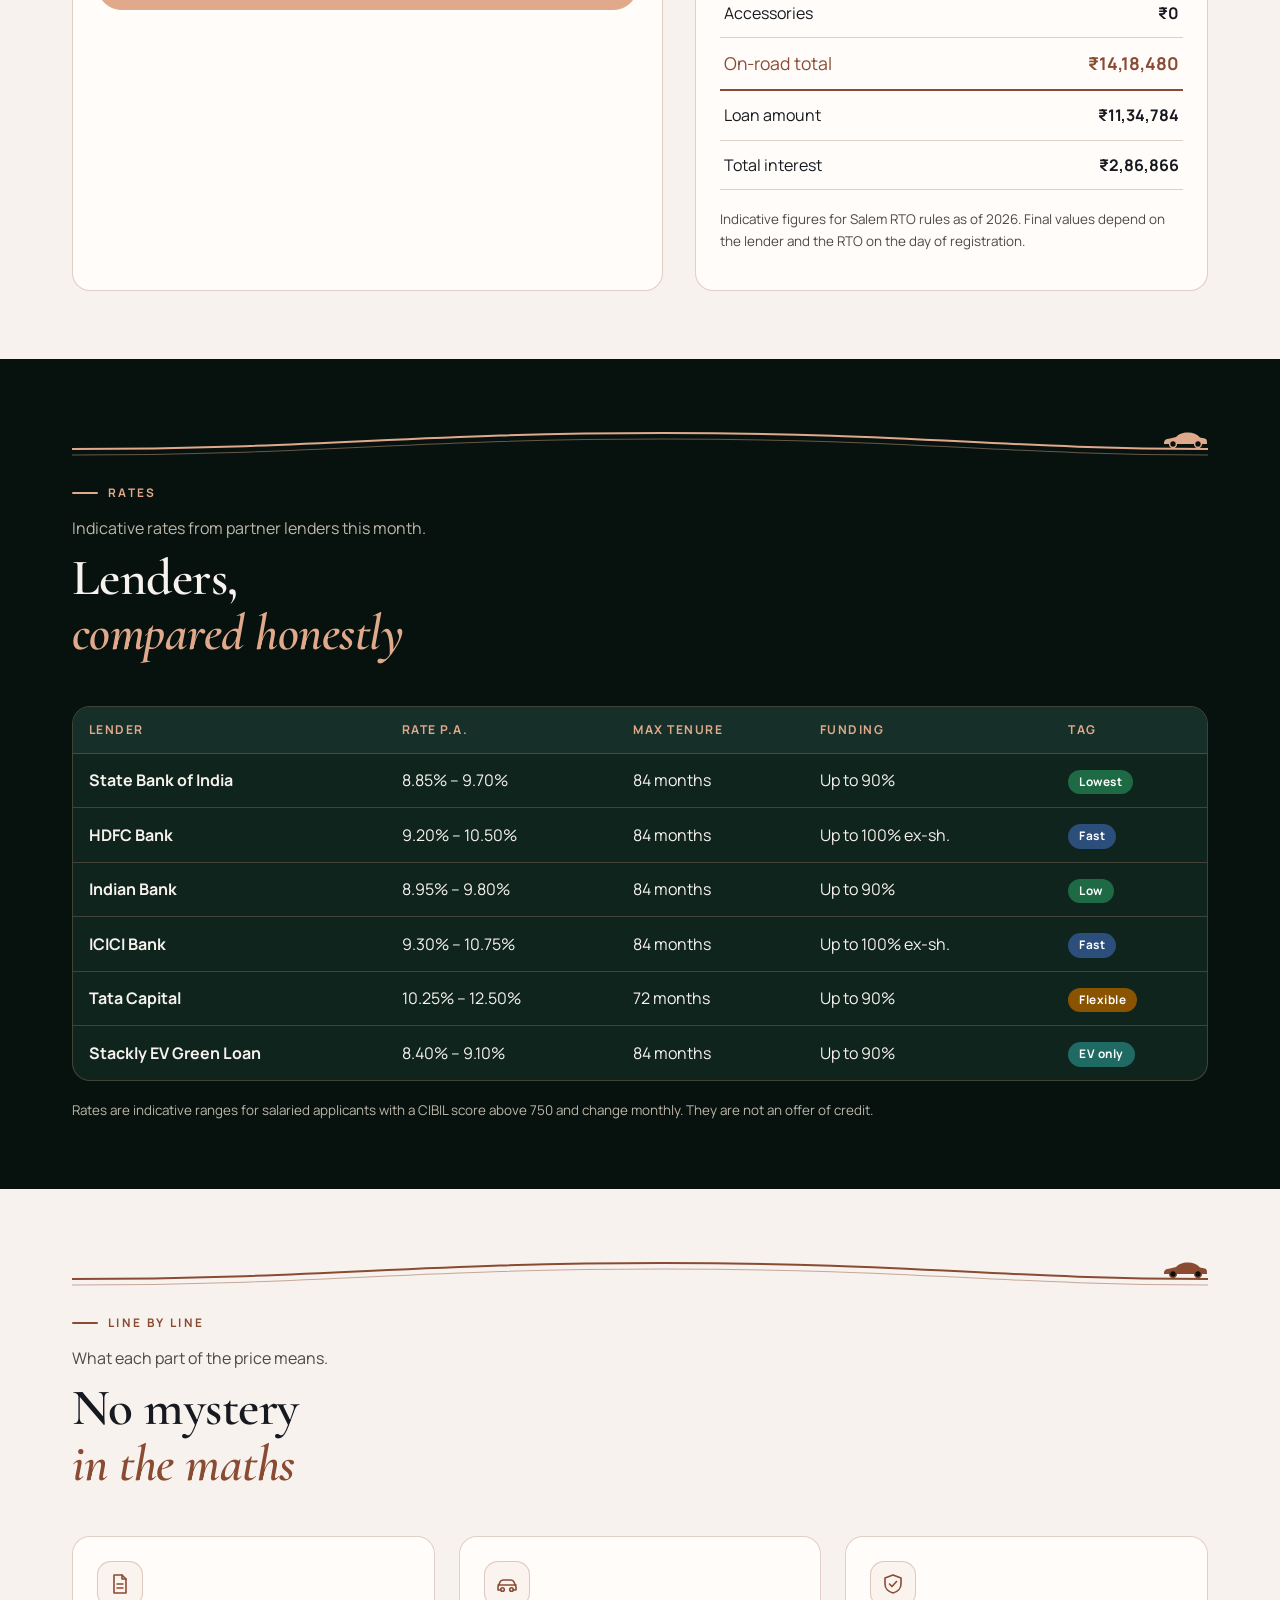
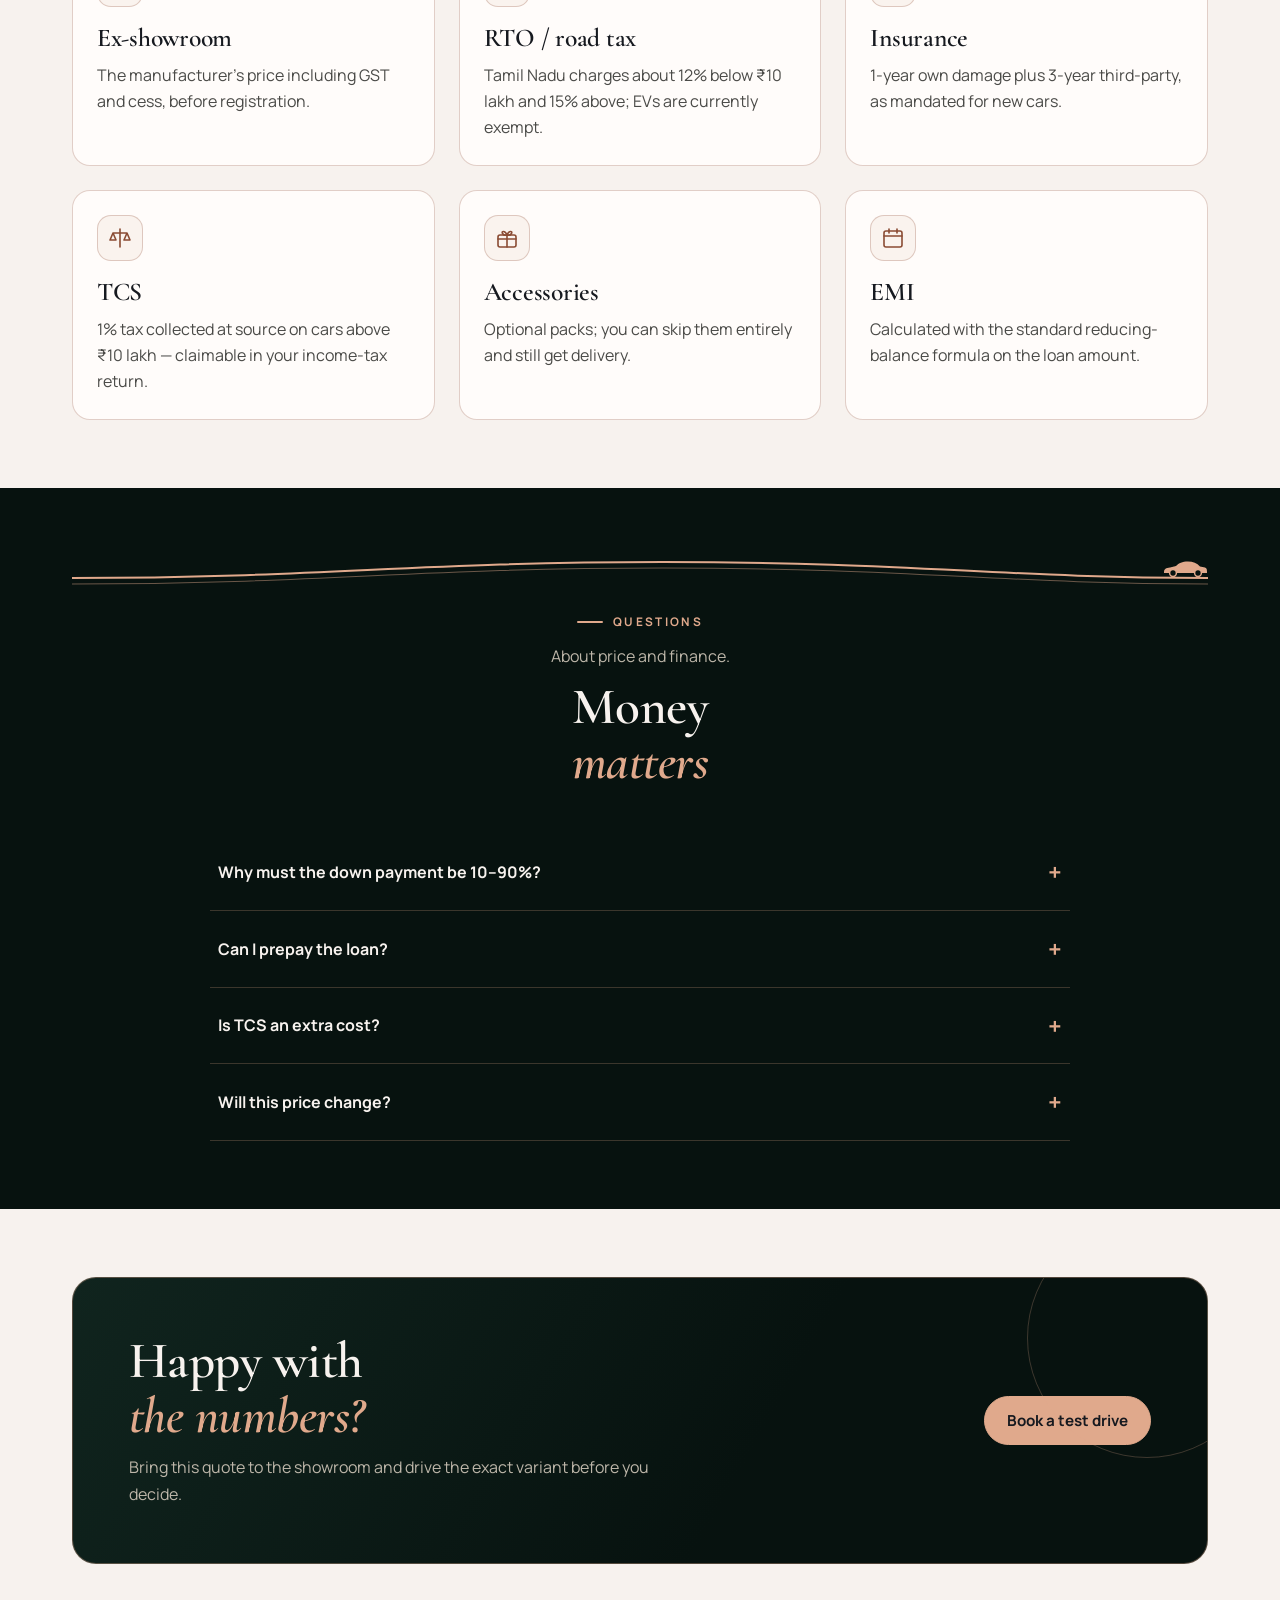
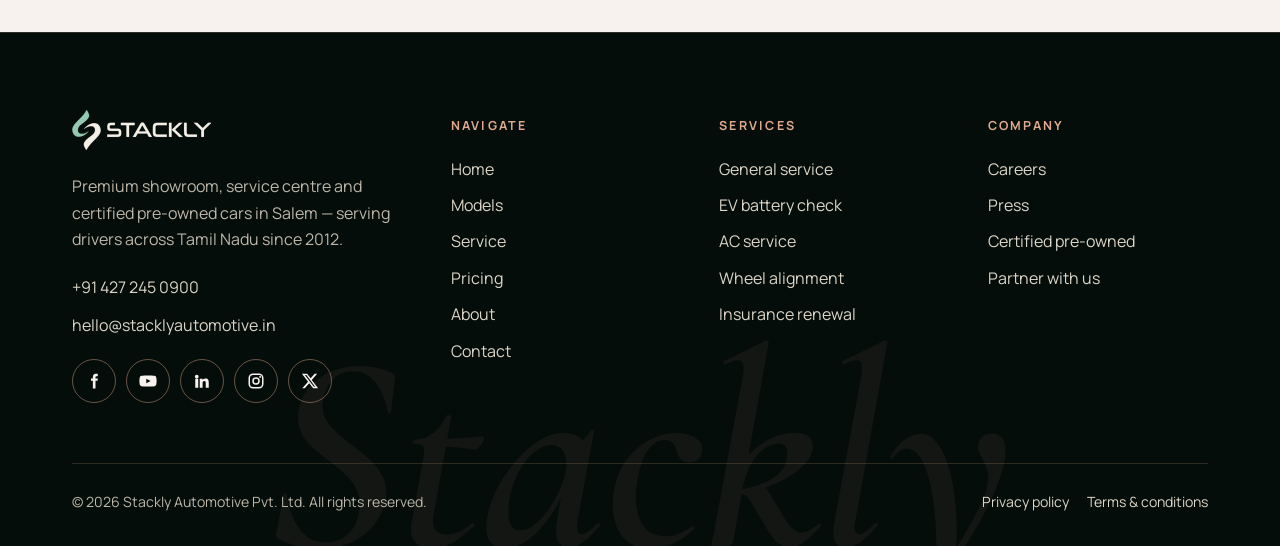
<file: pricing.html>
<!doctype html><html lang="en-IN"><head><meta charset="utf-8"><meta name="viewport" content="width=device-width,initial-scale=1"><title>On-road price &amp; EMI — Stackly Automotive</title><meta name="description" content="Live on-road price and EMI calculator for Salem and Tamil Nadu."><meta name="theme-color" content="#07120F"><link rel="icon" type="image/webp" href="favicon.webp"><link rel="stylesheet" href="styles.css"></head><body class=""><a class="skip" href="#main">Skip to content</a><header class="hdr"><div class="hdr-in"><a class="logo" href="index.html" aria-label="Stackly Automotive home"><img src="logo-light.webp" alt="Stackly" width="139" height="40"></a><nav aria-label="Main"><ul class="nav"><li><a href="index.html">Home</a></li><li><a href="models.html">Models</a></li><li><a href="service.html">Service</a></li><li><a href="pricing.html" aria-current=page>Pricing</a></li><li><a href="about.html">About</a></li><li><a href="contact.html">Contact</a></li></ul></nav><div class="hdr-cta"><a class="btn ghost sm" href="signin.html">Sign in</a><a class="btn sm" href="signup.html">Create account</a></div><button class="burger" type="button" aria-label="Open menu" aria-expanded="false" aria-controls="mmenu"><span></span><span></span><span></span></button></div></header><div class="mmenu" id="mmenu"><nav aria-label="Mobile"><ul><li><a href="index.html">Home</a></li><li><a href="models.html">Models</a></li><li><a href="service.html">Service</a></li><li><a href="pricing.html" aria-current=page>Pricing</a></li><li><a href="about.html">About</a></li><li><a href="contact.html">Contact</a></li></ul></nav><div class="mm-cta"><a class="btn ghost" href="signin.html">Sign in</a><a class="btn" href="signup.html">Create account</a></div></div><main id="main"><section class="sec s-dark "><div class="wrap"><span class="lbl" data-r="up">On-road price</span><p class="intro mute" data-r="up">Ex-showroom, RTO, insurance, TCS and EMI — live.</p><h1 data-r="up">Know the number <em>before the showroom</em></h1><p class="lead" data-r="up" style="max-width:640px;margin-top:16px">Pick a model, city and loan. Every rupee is itemised, and the gauge sweeps to your monthly EMI.</p><div class="btns" data-r="up"><a class="btn" href="#calc">Open the calculator</a><a class="btn ghost" href="signup.html">Book a test drive</a></div></div></section><section class="sec s-light " id="calc-sec"><div class="wrap"><div class="stripe" data-fx="stripe" aria-hidden="true"><svg viewBox="0 0 1000 34" preserveAspectRatio="none"><path class="ln" pathLength="1" d="M0 22 C220 22 300 6 520 6 S820 22 1000 22"/><path class="ln2" pathLength="1" d="M0 28 C220 28 300 12 520 12 S820 28 1000 28"/></svg><svg class="mini" viewBox="0 0 46 20" aria-hidden="true"><path fill="currentColor" d="M2 14 C2 11 4 10 8 9.5 L14 8 C17 5 20 3.5 26 3.5 C31 3.5 35 5 38 8.5 L43 9.5 C45 10 45 12 45 15 L2 15 Z"/><circle cx="11" cy="15" r="3.4" fill="#07120F" stroke="currentColor" stroke-width="1.5"/><circle cx="36" cy="15" r="3.4" fill="#07120F" stroke="currentColor" stroke-width="1.5"/></svg></div><div class="sh" data-r="up"><span class="lbl">Calculator</span><p class="intro">Every input updates the breakdown instantly.</p><h2>Your on-road price, <em>itemised</em></h2></div><div class="two"><form class="card" id="calc" novalidate data-r="left"><h3>Configure</h3><div class="fgrid"><div class="fld "><label for="c-model">Model</label><select id="c-model" name="c-model" data-v="select"><option value="">Choose a model</option><option value="aurelia">Aurelia Sedan</option><option value="pico">Pico Hatch</option><option value="terra">Terra SUV Diesel</option><option value="volta">Volta EV</option><option value="summit">Summit 7-Seater</option><option value="zest">Zest Hybrid</option></select></div><div class="fld "><label for="c-variant">Variant</label><select id="c-variant" name="c-variant" data-v="select"><option value="">Choose a variant</option></select></div><div class="fld "><label for="c-city">City (RTO)</label><select id="c-city" name="c-city" data-v="select"><option value="salem">Salem, Tamil Nadu</option><option value="chennai">Chennai, Tamil Nadu</option><option value="coimbatore">Coimbatore, Tamil Nadu</option><option value="madurai">Madurai, Tamil Nadu</option><option value="bengaluru">Bengaluru, Karnataka</option><option value="kochi">Kochi, Kerala</option><option value="puducherry">Puducherry</option></select></div><div class="fld "><label for="c-ins">Insurance</label><select id="c-ins" name="c-ins" data-v="select"><option value="comp">Comprehensive</option><option value="zero">Zero depreciation</option><option value="tp">Third-party only</option></select></div><div class="fld full"><label for="c-acc">Accessories pack</label><select id="c-acc" name="c-acc" data-v="select"><option value="none">None — ₹0</option><option value="essential">Essential — ₹18,500</option><option value="premium">Premium — ₹46,500</option><option value="signature">Signature — ₹89,000</option></select></div><div class="fld"><label for="c-down">Down payment (₹)</label><input id="c-down" name="c-down" inputmode="numeric" maxlength="8" data-v="down" placeholder="e.g. 250000"><small class="mute" id="down-hint"></small></div><div class="fld"><label for="c-rate">Interest rate (% p.a.)</label><input id="c-rate" name="c-rate" inputmode="decimal" maxlength="5" value="9.25" data-v="rate"></div><div class="fld full"><label for="c-tenure">Tenure (months, 12–84)</label><input id="c-tenure" name="c-tenure" inputmode="numeric" maxlength="2" value="60" data-v="tenure"><input type="range" id="c-tenure-r" min="12" max="84" step="6" value="60" aria-label="Tenure slider"></div></div><button class="btn" type="submit">Update my quote</button></form><div class="card" data-r="right" aria-live="polite"><div class="gauge" data-fx="gauge"><svg viewBox="0 0 400 330" role="img" aria-label="EMI speedometer"><path d="M70 275 A150 150 0 1 1 330 275" fill="none" stroke="rgba(224,169,140,.18)" stroke-width="14" stroke-linecap="round"/><path class="arc" pathLength="1" d="M70 275 A150 150 0 1 1 330 275"/><line x1="70.1" y1="275.0" x2="56.2" y2="283.0" stroke="#F2CDB8" stroke-width="3"/><text x="89.1" y="269.0" text-anchor="middle" fill="#BDB6A9" font-size="14" font-family="Manrope">0k</text><line x1="50.8" y1="215.7" x2="34.9" y2="217.4" stroke="#F2CDB8" stroke-width="3"/><line x1="57.3" y1="153.6" x2="42.1" y2="148.7" stroke="#F2CDB8" stroke-width="3"/><text x="78.3" y="165.4" text-anchor="middle" fill="#BDB6A9" font-size="14" font-family="Manrope">20k</text><line x1="88.5" y1="99.6" x2="76.6" y2="88.9" stroke="#F2CDB8" stroke-width="3"/><line x1="139.0" y1="63.0" x2="132.5" y2="48.4" stroke="#F2CDB8" stroke-width="3"/><text x="147.9" y="88.1" text-anchor="middle" fill="#BDB6A9" font-size="14" font-family="Manrope">40k</text><line x1="200.0" y1="50.0" x2="200.0" y2="34.0" stroke="#F2CDB8" stroke-width="3"/><line x1="261.0" y1="63.0" x2="267.5" y2="48.4" stroke="#F2CDB8" stroke-width="3"/><text x="252.1" y="88.1" text-anchor="middle" fill="#BDB6A9" font-size="14" font-family="Manrope">60k</text><line x1="311.5" y1="99.6" x2="323.4" y2="88.9" stroke="#F2CDB8" stroke-width="3"/><line x1="342.7" y1="153.6" x2="357.9" y2="148.7" stroke="#F2CDB8" stroke-width="3"/><text x="321.7" y="165.4" text-anchor="middle" fill="#BDB6A9" font-size="14" font-family="Manrope">80k</text><line x1="349.2" y1="215.7" x2="365.1" y2="217.4" stroke="#F2CDB8" stroke-width="3"/><line x1="329.9" y1="275.0" x2="343.8" y2="283.0" stroke="#F2CDB8" stroke-width="3"/><text x="310.9" y="269.0" text-anchor="middle" fill="#BDB6A9" font-size="14" font-family="Manrope">100k</text><g class="needle"><path d="M196 200 L200 62 L204 200 Z" fill="#F2CDB8"/></g><circle cx="200" cy="200" r="14" fill="#10241E" stroke="#E0A98C" stroke-width="3"/><text x="200" y="262" text-anchor="middle" fill="#BDB6A9" font-size="13" font-family="Manrope" letter-spacing="2">EMI / MONTH</text><text id="g-val" x="200" y="296" text-anchor="middle" fill="#F7F2EE" font-size="28" font-family="Cormorant Garamond" font-weight="600">₹0</text></svg></div><div style="text-align:center;margin:-6px 0 14px"><span class="mute">Your EMI</span><div class="emi" id="emi">—</div></div><div class="bd"><div><span>Ex-showroom</span><span id="b-ex">—</span></div><div><span>RTO / road tax (<span id="b-state">Tamil Nadu</span>)</span><span id="b-rto">—</span></div><div><span>Insurance (1st year)</span><span id="b-ins">—</span></div><div><span>TCS (1% above ₹10 lakh)</span><span id="b-tcs">—</span></div><div><span>Accessories</span><span id="b-acc">—</span></div><div class="tot"><span>On-road total</span><span id="b-tot">—</span></div><div><span>Loan amount</span><span id="b-loan">—</span></div><div><span>Total interest</span><span id="b-int">—</span></div></div><p class="caveat">Indicative figures for Salem RTO rules as of 2026. Final values depend on the lender and the RTO on the day of registration.</p></div></div><script type="application/json" id="models-data">{"aurelia": {"name": "Aurelia Sedan", "fuel": "petrol", "v": [["S MT", 1190000], ["SX CVT", 1385000], ["SX(O) CVT", 1530000]]}, "pico": {"name": "Pico Hatch", "fuel": "petrol", "v": [["E MT", 649000], ["S AMT", 739000], ["Z+ AMT", 829000]]}, "terra": {"name": "Terra SUV Diesel", "fuel": "diesel", "v": [["HTK MT", 1680000], ["HTX AT", 1945000], ["GTX+ AT", 2210000]]}, "volta": {"name": "Volta EV", "fuel": "ev", "v": [["Standard", 1590000], ["Long Range", 2150000]]}, "summit": {"name": "Summit 7-Seater", "fuel": "diesel", "v": [["Prestige AT", 2460000], ["Signature AT", 2790000]]}, "zest": {"name": "Zest Hybrid", "fuel": "hybrid", "v": [["V e-CVT", 1140000], ["ZX e-CVT", 1295000]]}}</script></div></section><section class="sec s-dark "><div class="wrap"><div class="stripe" data-fx="stripe" aria-hidden="true"><svg viewBox="0 0 1000 34" preserveAspectRatio="none"><path class="ln" pathLength="1" d="M0 22 C220 22 300 6 520 6 S820 22 1000 22"/><path class="ln2" pathLength="1" d="M0 28 C220 28 300 12 520 12 S820 28 1000 28"/></svg><svg class="mini" viewBox="0 0 46 20" aria-hidden="true"><path fill="currentColor" d="M2 14 C2 11 4 10 8 9.5 L14 8 C17 5 20 3.5 26 3.5 C31 3.5 35 5 38 8.5 L43 9.5 C45 10 45 12 45 15 L2 15 Z"/><circle cx="11" cy="15" r="3.4" fill="#07120F" stroke="currentColor" stroke-width="1.5"/><circle cx="36" cy="15" r="3.4" fill="#07120F" stroke="currentColor" stroke-width="1.5"/></svg></div><div class="sh" data-r="up"><span class="lbl">Rates</span><p class="intro">Indicative rates from partner lenders this month.</p><h2>Lenders, <em>compared honestly</em></h2></div><div data-r="up"><table class="tbl"><thead><tr><th scope="col">Lender</th><th scope="col">Rate p.a.</th><th scope="col">Max tenure</th><th scope="col">Funding</th><th scope="col">Tag</th></tr></thead><tbody><tr><td data-label="Lender"><b>State Bank of India</b></td><td data-label="Rate p.a." class="num">8.85% – 9.70%</td><td data-label="Max tenure" class="num">84 months</td><td data-label="Funding">Up to 90%</td><td data-label="Tag"><span class="tg tg-ok">Lowest</span></td></tr><tr><td data-label="Lender"><b>HDFC Bank</b></td><td data-label="Rate p.a." class="num">9.20% – 10.50%</td><td data-label="Max tenure" class="num">84 months</td><td data-label="Funding">Up to 100% ex-sh.</td><td data-label="Tag"><span class="tg tg-prog">Fast</span></td></tr><tr><td data-label="Lender"><b>Indian Bank</b></td><td data-label="Rate p.a." class="num">8.95% – 9.80%</td><td data-label="Max tenure" class="num">84 months</td><td data-label="Funding">Up to 90%</td><td data-label="Tag"><span class="tg tg-ok">Low</span></td></tr><tr><td data-label="Lender"><b>ICICI Bank</b></td><td data-label="Rate p.a." class="num">9.30% – 10.75%</td><td data-label="Max tenure" class="num">84 months</td><td data-label="Funding">Up to 100% ex-sh.</td><td data-label="Tag"><span class="tg tg-prog">Fast</span></td></tr><tr><td data-label="Lender"><b>Tata Capital</b></td><td data-label="Rate p.a." class="num">10.25% – 12.50%</td><td data-label="Max tenure" class="num">72 months</td><td data-label="Funding">Up to 90%</td><td data-label="Tag"><span class="tg tg-warn">Flexible</span></td></tr><tr><td data-label="Lender"><b>Stackly EV Green Loan</b></td><td data-label="Rate p.a." class="num">8.40% – 9.10%</td><td data-label="Max tenure" class="num">84 months</td><td data-label="Funding">Up to 90%</td><td data-label="Tag"><span class="tg tg-ev">EV only</span></td></tr></tbody></table></div><p class="caveat">Rates are indicative ranges for salaried applicants with a CIBIL score above 750 and change monthly. They are not an offer of credit.</p></div></section><section class="sec s-light "><div class="wrap"><div class="stripe" data-fx="stripe" aria-hidden="true"><svg viewBox="0 0 1000 34" preserveAspectRatio="none"><path class="ln" pathLength="1" d="M0 22 C220 22 300 6 520 6 S820 22 1000 22"/><path class="ln2" pathLength="1" d="M0 28 C220 28 300 12 520 12 S820 28 1000 28"/></svg><svg class="mini" viewBox="0 0 46 20" aria-hidden="true"><path fill="currentColor" d="M2 14 C2 11 4 10 8 9.5 L14 8 C17 5 20 3.5 26 3.5 C31 3.5 35 5 38 8.5 L43 9.5 C45 10 45 12 45 15 L2 15 Z"/><circle cx="11" cy="15" r="3.4" fill="#07120F" stroke="currentColor" stroke-width="1.5"/><circle cx="36" cy="15" r="3.4" fill="#07120F" stroke="currentColor" stroke-width="1.5"/></svg></div><div class="sh" data-r="up"><span class="lbl">Line by line</span><p class="intro">What each part of the price means.</p><h2>No mystery <em>in the maths</em></h2></div><div class="grid g3" data-stagger><article class="card" data-r="up"><div class="ic"><svg viewBox="0 0 24 24" aria-hidden="true"><path d="M6 3h8l4 4v14H6z"/><path d="M14 3v4h4M9 12h6M9 16h6"/></svg></div><h3>Ex-showroom</h3><p class="mute" style="margin:0">The manufacturer’s price including GST and cess, before registration.</p></article><article class="card" data-r="up"><div class="ic"><svg viewBox="0 0 24 24" aria-hidden="true"><path d="M3 15l2-5c.6-1.5 1.6-2 3-2h8c1.4 0 2.4.5 3 2l2 5v3h-3M6 18H3v-3"/><circle cx="7.5" cy="17.5" r="1.8"/><circle cx="16.5" cy="17.5" r="1.8"/><path d="M3 13h18"/></svg></div><h3>RTO / road tax</h3><p class="mute" style="margin:0">Tamil Nadu charges about 12% below ₹10 lakh and 15% above; EVs are currently exempt.</p></article><article class="card" data-r="up"><div class="ic"><svg viewBox="0 0 24 24" aria-hidden="true"><path d="M12 3l8 3v6c0 4.5-3.4 8-8 9-4.6-1-8-4.5-8-9V6z"/><path d="M8.5 12l2.5 2.5 4.5-5"/></svg></div><h3>Insurance</h3><p class="mute" style="margin:0">1-year own damage plus 3-year third-party, as mandated for new cars.</p></article><article class="card" data-r="up"><div class="ic"><svg viewBox="0 0 24 24" aria-hidden="true"><path d="M12 3v18M5 7h14M5 7l-3 7h6zM19 7l-3 7h6z"/></svg></div><h3>TCS</h3><p class="mute" style="margin:0">1% tax collected at source on cars above ₹10 lakh — claimable in your income-tax return.</p></article><article class="card" data-r="up"><div class="ic"><svg viewBox="0 0 24 24" aria-hidden="true"><rect x="3" y="9" width="18" height="12" rx="2"/><path d="M12 9v12M3 13h18M12 9C10 4 6 5 7.5 7.5S12 9 12 9zM12 9c2-5 6-4 4.5-1.5S12 9 12 9z"/></svg></div><h3>Accessories</h3><p class="mute" style="margin:0">Optional packs; you can skip them entirely and still get delivery.</p></article><article class="card" data-r="up"><div class="ic"><svg viewBox="0 0 24 24" aria-hidden="true"><rect x="3" y="5" width="18" height="16" rx="2"/><path d="M3 10h18M8 3v4M16 3v4"/></svg></div><h3>EMI</h3><p class="mute" style="margin:0">Calculated with the standard reducing-balance formula on the loan amount.</p></article></div></div></section><section class="sec s-dark "><div class="wrap"><div class="stripe" data-fx="stripe" aria-hidden="true"><svg viewBox="0 0 1000 34" preserveAspectRatio="none"><path class="ln" pathLength="1" d="M0 22 C220 22 300 6 520 6 S820 22 1000 22"/><path class="ln2" pathLength="1" d="M0 28 C220 28 300 12 520 12 S820 28 1000 28"/></svg><svg class="mini" viewBox="0 0 46 20" aria-hidden="true"><path fill="currentColor" d="M2 14 C2 11 4 10 8 9.5 L14 8 C17 5 20 3.5 26 3.5 C31 3.5 35 5 38 8.5 L43 9.5 C45 10 45 12 45 15 L2 15 Z"/><circle cx="11" cy="15" r="3.4" fill="#07120F" stroke="currentColor" stroke-width="1.5"/><circle cx="36" cy="15" r="3.4" fill="#07120F" stroke="currentColor" stroke-width="1.5"/></svg></div><div class="sh c" data-r="up"><span class="lbl">Questions</span><p class="intro">About price and finance.</p><h2>Money <em>matters</em></h2></div><div class="faq" data-r="up"><details><summary>Why must the down payment be 10–90%?</summary><p>Lenders need at least 10% from you, and a loan below 10% of the price is usually not worth the processing fee.</p></details><details><summary>Can I prepay the loan?</summary><p>Most partner lenders allow part-prepayment after 6 EMIs; floating-rate loans have no foreclosure charge.</p></details><details><summary>Is TCS an extra cost?</summary><p>It is collected upfront but you can claim it back as tax credit when filing your return.</p></details><details><summary>Will this price change?</summary><p>Prices can change with manufacturer revisions or tax changes. An advisor can lock your quote for 7 days.</p></details></div></div></section><section class="sec s-light "><div class="wrap"><div class="band" data-r="zoom"><div><h2>Happy with <em>the numbers?</em></h2><p class="mute" style="margin:10px 0 0;max-width:520px">Bring this quote to the showroom and drive the exact variant before you decide.</p></div><div class="btns"><a class="btn" href="signup.html">Book a test drive</a></div></div></div></section></main><footer class="ftr"><div class="wrap"><div class="ftr-grid"><div class="ftr-brand"><a class="logo" href="index.html" aria-label="Stackly Automotive home"><img src="logo-light.webp" alt="Stackly" width="139" height="40"></a><p>Premium showroom, service centre and certified pre-owned cars in Salem — serving drivers across Tamil Nadu since 2012.</p><div class="ftr-contact"><a href="tel:+914272450900">+91 427 245 0900</a><a href="mailto:hello@stacklyautomotive.in">hello@stacklyautomotive.in</a></div><div class="social"><a href="https://www.facebook.com/stacklyautomotive" aria-label="Stackly Automotive on Facebook"><svg viewBox="0 0 24 24" aria-hidden="true"><path fill="currentColor" d="M14 8.5V6.8c0-.8.5-1.3 1.4-1.3H17V2.2h-2.6C11.6 2.2 10.5 4 10.5 6.5v2H8v3.3h2.5V22H14V11.8h2.7l.4-3.3z"/></svg></a><a href="https://www.youtube.com/stacklyautomotive" aria-label="Stackly Automotive on YouTube"><svg viewBox="0 0 24 24" aria-hidden="true"><path fill="currentColor" d="M23 7.2a3 3 0 0 0-2.1-2.1C19 4.6 12 4.6 12 4.6s-7 0-8.9.5A3 3 0 0 0 1 7.2 31 31 0 0 0 .5 12a31 31 0 0 0 .5 4.8 3 3 0 0 0 2.1 2.1c1.9.5 8.9.5 8.9.5s7 0 8.9-.5a3 3 0 0 0 2.1-2.1 31 31 0 0 0 .5-4.8 31 31 0 0 0-.5-4.8zM9.7 15.1V8.9l5.8 3.1z"/></svg></a><a href="https://www.linkedin.com/stacklyautomotive" aria-label="Stackly Automotive on LinkedIn"><svg viewBox="0 0 24 24" aria-hidden="true"><path fill="currentColor" d="M4.98 3.5a2.5 2.5 0 1 1 0 5 2.5 2.5 0 0 1 0-5zM3 9h4v12H3zM9 9h3.8v1.7h.05c.53-1 1.83-2.05 3.77-2.05C20.6 8.65 21 11.2 21 14.4V21h-4v-5.8c0-1.4 0-3.2-1.95-3.2-1.95 0-2.25 1.5-2.25 3.1V21H9z"/></svg></a><a href="https://www.instagram.com/stacklyautomotive" aria-label="Stackly Automotive on Instagram"><svg viewBox="0 0 24 24" aria-hidden="true"><rect x="3" y="3" width="18" height="18" rx="5" fill="none" stroke="currentColor" stroke-width="2"/><circle cx="12" cy="12" r="4" fill="none" stroke="currentColor" stroke-width="2"/><circle cx="17.5" cy="6.5" r="1.3" fill="currentColor"/></svg></a><a href="https://www.x.com/stacklyautomotive" aria-label="Stackly Automotive on X"><svg viewBox="0 0 24 24" aria-hidden="true"><path fill="currentColor" d="M18.24 2.25h3.31l-7.23 8.26 8.5 11.24h-6.66l-5.21-6.82-5.97 6.82H1.67l7.73-8.84L1.25 2.25h6.83l4.71 6.23zm-1.16 17.52h1.83L7.08 4.13H5.12z"/></svg></a></div></div><div><h4>Navigate</h4><ul class="fnav"><li><a href="index.html">Home</a></li><li><a href="models.html">Models</a></li><li><a href="service.html">Service</a></li><li><a href="pricing.html">Pricing</a></li><li><a href="about.html">About</a></li><li><a href="contact.html">Contact</a></li></ul></div><div><h4>Services</h4><ul><li><a href="services/general.html">General service</a></li><li><a href="services/ev.html">EV battery check</a></li><li><a href="services/ac.html">AC service</a></li><li><a href="services/align.html">Wheel alignment</a></li><li><a href="services/insurance.html">Insurance renewal</a></li></ul></div><div><h4>Company</h4><ul><li><a href="company/careers.html">Careers</a></li><li><a href="company/press.html">Press</a></li><li><a href="company/preowned.html">Certified pre-owned</a></li><li><a href="company/dealers.html">Partner with us</a></li></ul></div></div><div class="ftr-bar"><span>© <span id="year">2026</span> Stackly Automotive Pvt. Ltd. All rights reserved.</span><nav aria-label="Legal"><a href="privacy-policy.html">Privacy policy</a><a href="terms-conditions.html">Terms &amp; conditions</a></nav></div></div></footer><div class="splash" aria-hidden="true"><img src="logo-light.webp" alt="" width="139" height="40"></div><script src="script.js" defer></script></body></html>
</file>
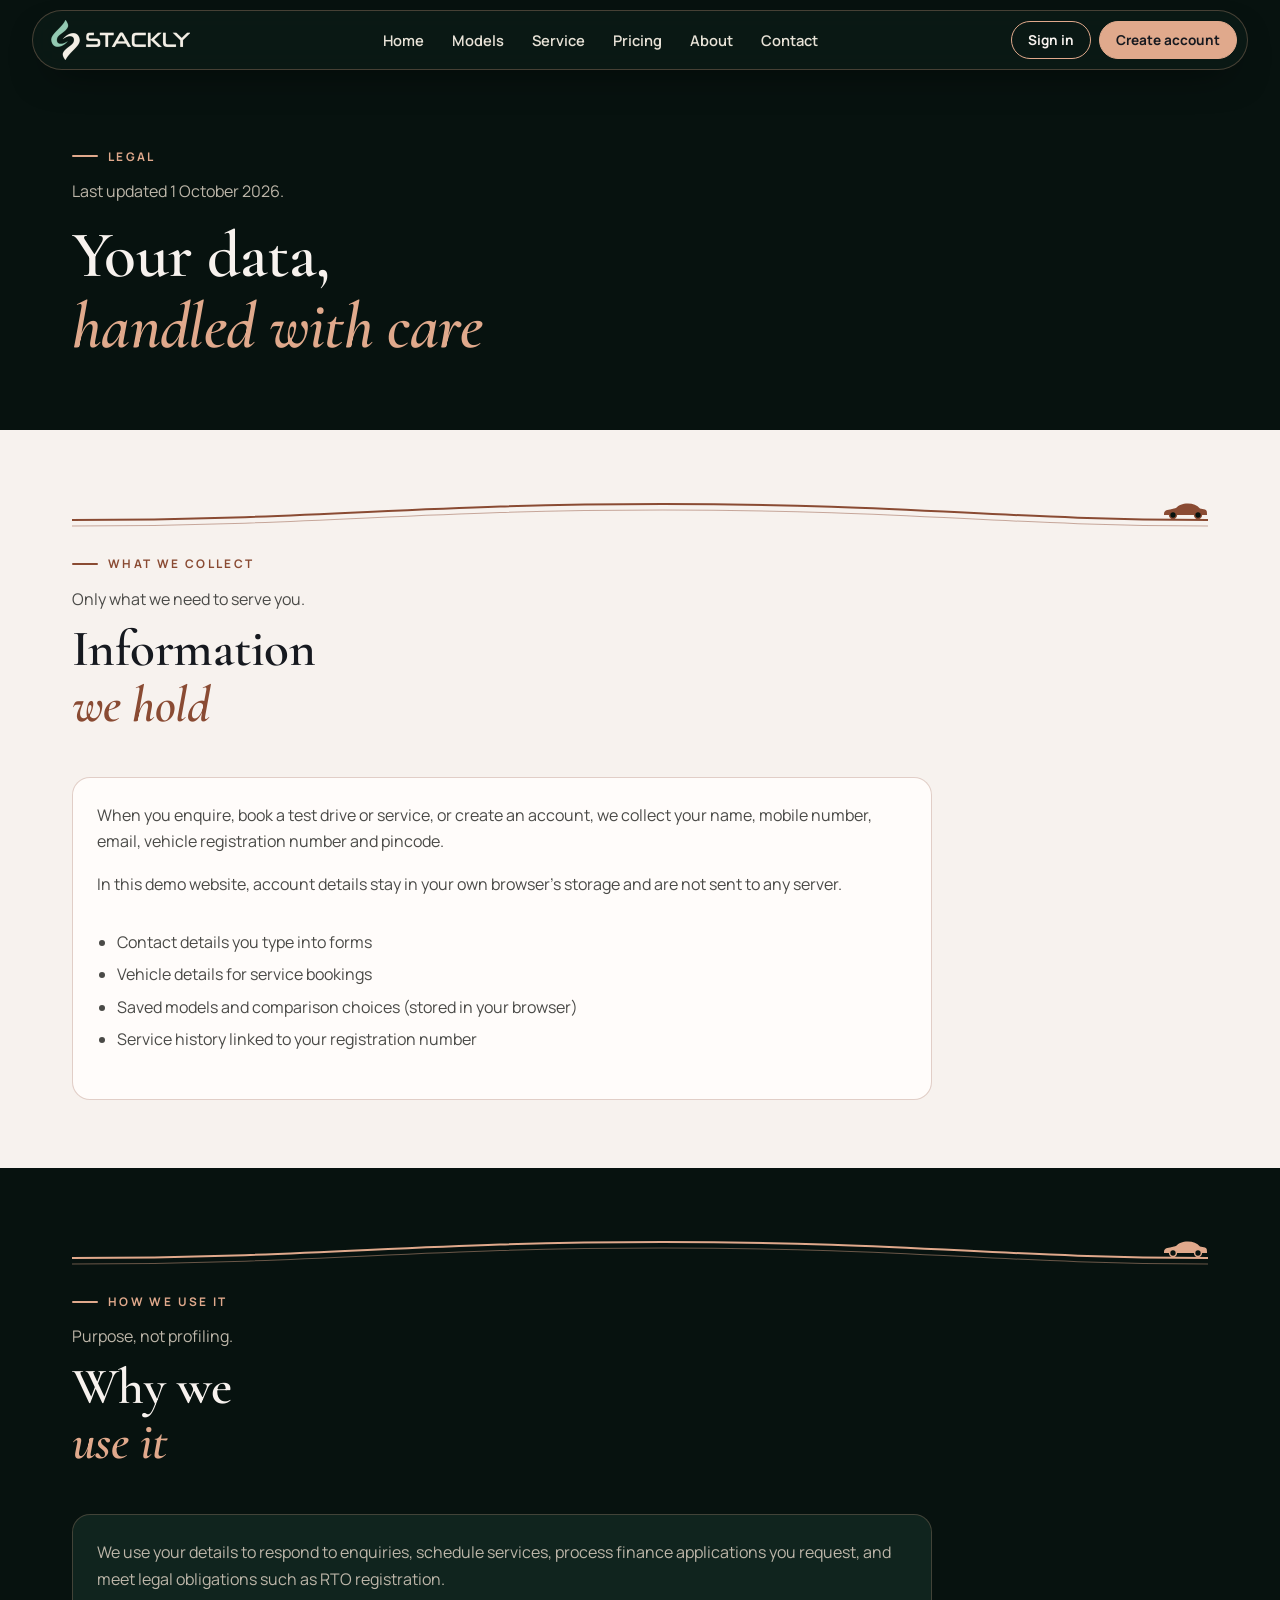
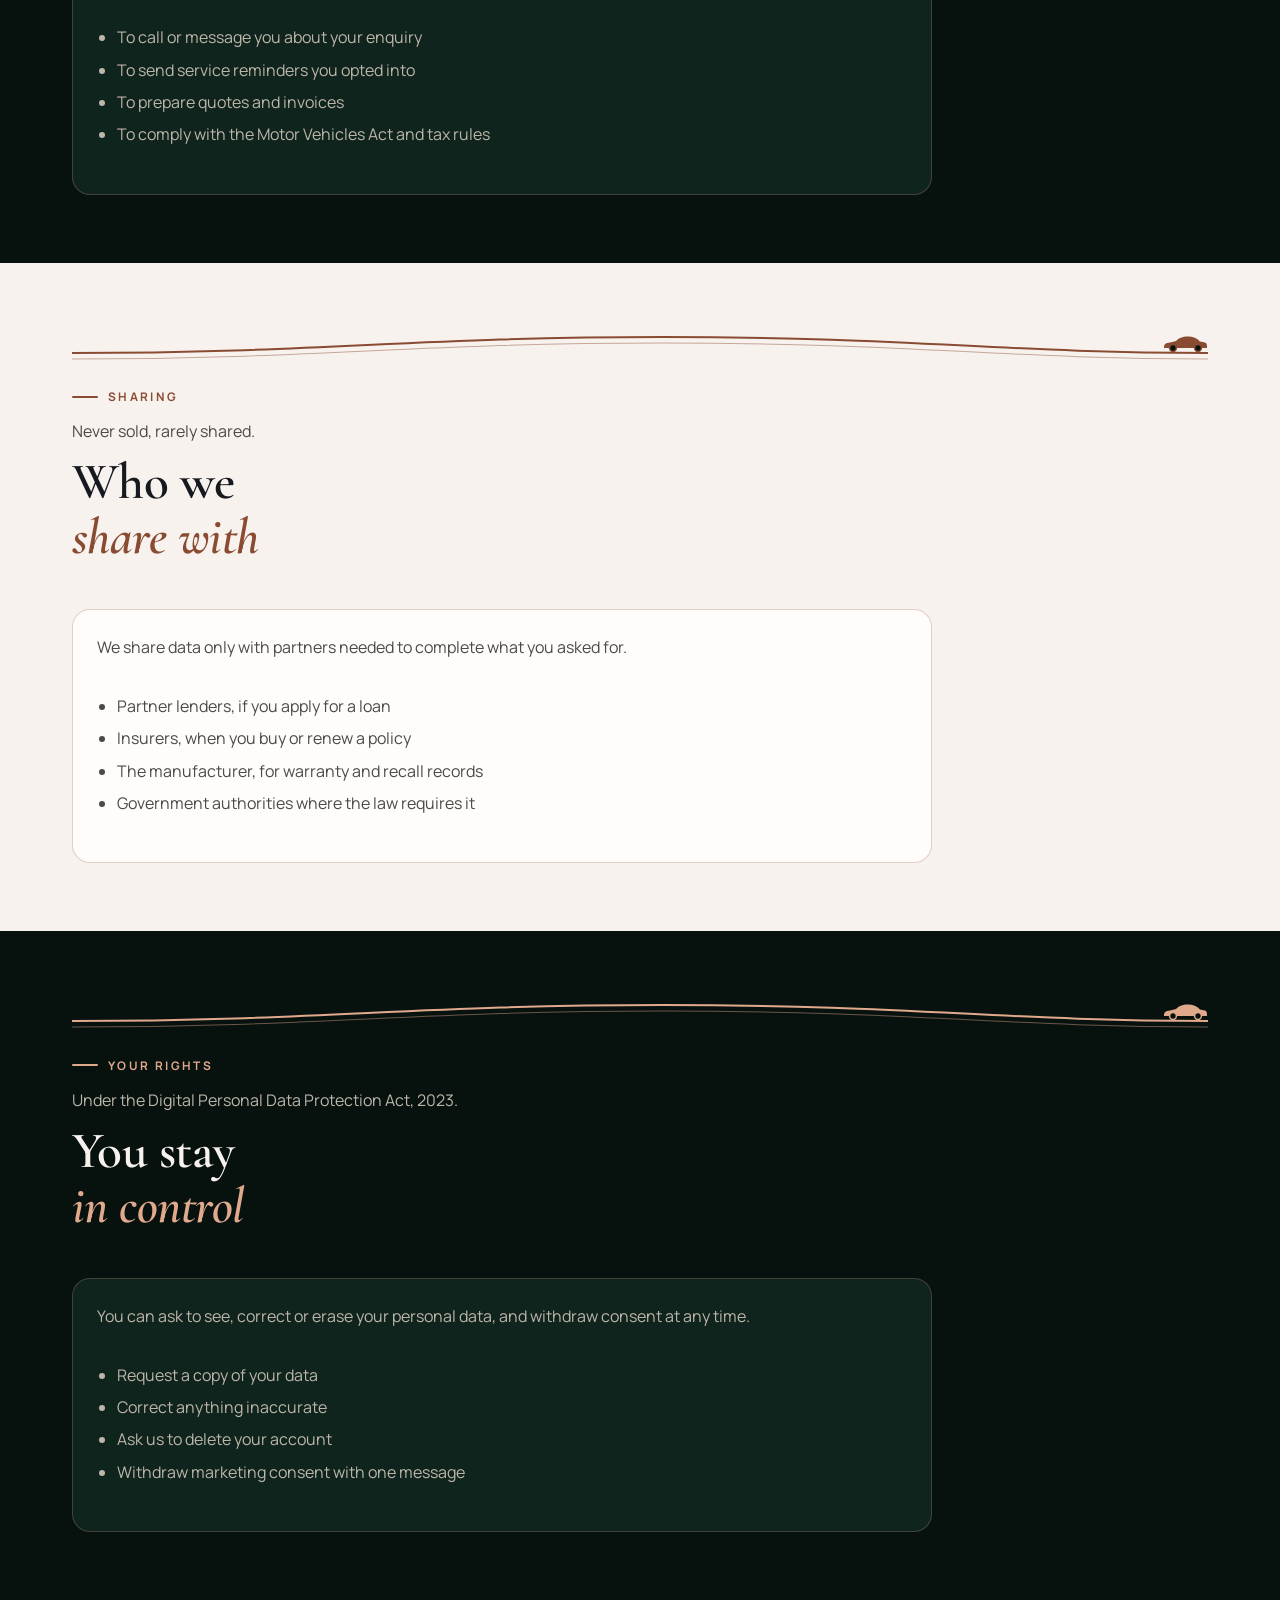
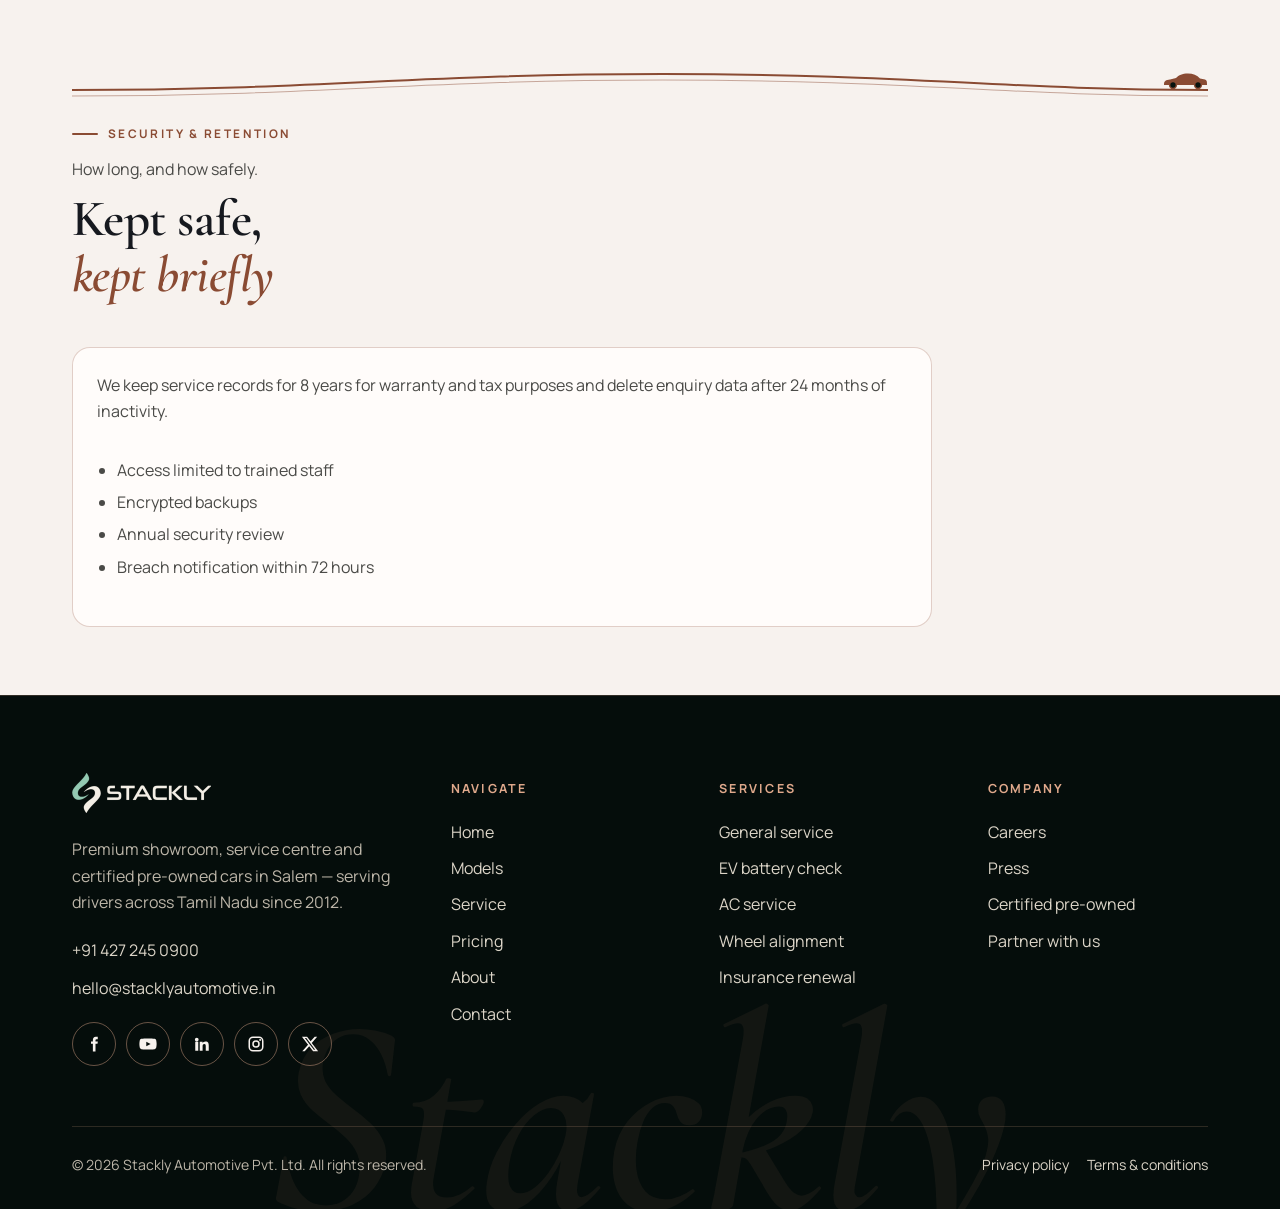
<file: privacy-policy.html>
<!doctype html><html lang="en-IN"><head><meta charset="utf-8"><meta name="viewport" content="width=device-width,initial-scale=1"><title>Privacy policy — Stackly Automotive</title><meta name="description" content="Privacy policy — Stackly Automotive"><meta name="theme-color" content="#07120F"><link rel="icon" type="image/webp" href="favicon.webp"><link rel="stylesheet" href="styles.css"></head><body class=""><a class="skip" href="#main">Skip to content</a><header class="hdr"><div class="hdr-in"><a class="logo" href="index.html" aria-label="Stackly Automotive home"><img src="logo-light.webp" alt="Stackly" width="139" height="40"></a><nav aria-label="Main"><ul class="nav"><li><a href="index.html">Home</a></li><li><a href="models.html">Models</a></li><li><a href="service.html">Service</a></li><li><a href="pricing.html">Pricing</a></li><li><a href="about.html">About</a></li><li><a href="contact.html">Contact</a></li></ul></nav><div class="hdr-cta"><a class="btn ghost sm" href="signin.html">Sign in</a><a class="btn sm" href="signup.html">Create account</a></div><button class="burger" type="button" aria-label="Open menu" aria-expanded="false" aria-controls="mmenu"><span></span><span></span><span></span></button></div></header><div class="mmenu" id="mmenu"><nav aria-label="Mobile"><ul><li><a href="index.html">Home</a></li><li><a href="models.html">Models</a></li><li><a href="service.html">Service</a></li><li><a href="pricing.html">Pricing</a></li><li><a href="about.html">About</a></li><li><a href="contact.html">Contact</a></li></ul></nav><div class="mm-cta"><a class="btn ghost" href="signin.html">Sign in</a><a class="btn" href="signup.html">Create account</a></div></div><main id="main"><section class="sec s-dark "><div class="wrap"><span class="lbl" data-r="up">Legal</span><p class="intro mute" data-r="up">Last updated 1 October 2026.</p><h1 data-r="up">Your data, <em>handled with care</em></h1></div></section><section class="sec s-light "><div class="wrap"><div class="stripe" data-fx="stripe" aria-hidden="true"><svg viewBox="0 0 1000 34" preserveAspectRatio="none"><path class="ln" pathLength="1" d="M0 22 C220 22 300 6 520 6 S820 22 1000 22"/><path class="ln2" pathLength="1" d="M0 28 C220 28 300 12 520 12 S820 28 1000 28"/></svg><svg class="mini" viewBox="0 0 46 20" aria-hidden="true"><path fill="currentColor" d="M2 14 C2 11 4 10 8 9.5 L14 8 C17 5 20 3.5 26 3.5 C31 3.5 35 5 38 8.5 L43 9.5 C45 10 45 12 45 15 L2 15 Z"/><circle cx="11" cy="15" r="3.4" fill="#07120F" stroke="currentColor" stroke-width="1.5"/><circle cx="36" cy="15" r="3.4" fill="#07120F" stroke="currentColor" stroke-width="1.5"/></svg></div><div class="sh" data-r="up"><span class="lbl">What we collect</span><p class="intro">Only what we need to serve you.</p><h2>Information <em>we hold</em></h2></div><div class="legal card" data-r="up" style="max-width:860px"><p class="mute">When you enquire, book a test drive or service, or create an account, we collect your name, mobile number, email, vehicle registration number and pincode.</p><p class="mute">In this demo website, account details stay in your own browser’s storage and are not sent to any server.</p><ul><li>Contact details you type into forms</li><li>Vehicle details for service bookings</li><li>Saved models and comparison choices (stored in your browser)</li><li>Service history linked to your registration number</li></ul></div></div></section><section class="sec s-dark "><div class="wrap"><div class="stripe" data-fx="stripe" aria-hidden="true"><svg viewBox="0 0 1000 34" preserveAspectRatio="none"><path class="ln" pathLength="1" d="M0 22 C220 22 300 6 520 6 S820 22 1000 22"/><path class="ln2" pathLength="1" d="M0 28 C220 28 300 12 520 12 S820 28 1000 28"/></svg><svg class="mini" viewBox="0 0 46 20" aria-hidden="true"><path fill="currentColor" d="M2 14 C2 11 4 10 8 9.5 L14 8 C17 5 20 3.5 26 3.5 C31 3.5 35 5 38 8.5 L43 9.5 C45 10 45 12 45 15 L2 15 Z"/><circle cx="11" cy="15" r="3.4" fill="#07120F" stroke="currentColor" stroke-width="1.5"/><circle cx="36" cy="15" r="3.4" fill="#07120F" stroke="currentColor" stroke-width="1.5"/></svg></div><div class="sh" data-r="up"><span class="lbl">How we use it</span><p class="intro">Purpose, not profiling.</p><h2>Why we <em>use it</em></h2></div><div class="legal card" data-r="up" style="max-width:860px"><p class="mute">We use your details to respond to enquiries, schedule services, process finance applications you request, and meet legal obligations such as RTO registration.</p><ul><li>To call or message you about your enquiry</li><li>To send service reminders you opted into</li><li>To prepare quotes and invoices</li><li>To comply with the Motor Vehicles Act and tax rules</li></ul></div></div></section><section class="sec s-light "><div class="wrap"><div class="stripe" data-fx="stripe" aria-hidden="true"><svg viewBox="0 0 1000 34" preserveAspectRatio="none"><path class="ln" pathLength="1" d="M0 22 C220 22 300 6 520 6 S820 22 1000 22"/><path class="ln2" pathLength="1" d="M0 28 C220 28 300 12 520 12 S820 28 1000 28"/></svg><svg class="mini" viewBox="0 0 46 20" aria-hidden="true"><path fill="currentColor" d="M2 14 C2 11 4 10 8 9.5 L14 8 C17 5 20 3.5 26 3.5 C31 3.5 35 5 38 8.5 L43 9.5 C45 10 45 12 45 15 L2 15 Z"/><circle cx="11" cy="15" r="3.4" fill="#07120F" stroke="currentColor" stroke-width="1.5"/><circle cx="36" cy="15" r="3.4" fill="#07120F" stroke="currentColor" stroke-width="1.5"/></svg></div><div class="sh" data-r="up"><span class="lbl">Sharing</span><p class="intro">Never sold, rarely shared.</p><h2>Who we <em>share with</em></h2></div><div class="legal card" data-r="up" style="max-width:860px"><p class="mute">We share data only with partners needed to complete what you asked for.</p><ul><li>Partner lenders, if you apply for a loan</li><li>Insurers, when you buy or renew a policy</li><li>The manufacturer, for warranty and recall records</li><li>Government authorities where the law requires it</li></ul></div></div></section><section class="sec s-dark "><div class="wrap"><div class="stripe" data-fx="stripe" aria-hidden="true"><svg viewBox="0 0 1000 34" preserveAspectRatio="none"><path class="ln" pathLength="1" d="M0 22 C220 22 300 6 520 6 S820 22 1000 22"/><path class="ln2" pathLength="1" d="M0 28 C220 28 300 12 520 12 S820 28 1000 28"/></svg><svg class="mini" viewBox="0 0 46 20" aria-hidden="true"><path fill="currentColor" d="M2 14 C2 11 4 10 8 9.5 L14 8 C17 5 20 3.5 26 3.5 C31 3.5 35 5 38 8.5 L43 9.5 C45 10 45 12 45 15 L2 15 Z"/><circle cx="11" cy="15" r="3.4" fill="#07120F" stroke="currentColor" stroke-width="1.5"/><circle cx="36" cy="15" r="3.4" fill="#07120F" stroke="currentColor" stroke-width="1.5"/></svg></div><div class="sh" data-r="up"><span class="lbl">Your rights</span><p class="intro">Under the Digital Personal Data Protection Act, 2023.</p><h2>You stay <em>in control</em></h2></div><div class="legal card" data-r="up" style="max-width:860px"><p class="mute">You can ask to see, correct or erase your personal data, and withdraw consent at any time.</p><ul><li>Request a copy of your data</li><li>Correct anything inaccurate</li><li>Ask us to delete your account</li><li>Withdraw marketing consent with one message</li></ul></div></div></section><section class="sec s-light "><div class="wrap"><div class="stripe" data-fx="stripe" aria-hidden="true"><svg viewBox="0 0 1000 34" preserveAspectRatio="none"><path class="ln" pathLength="1" d="M0 22 C220 22 300 6 520 6 S820 22 1000 22"/><path class="ln2" pathLength="1" d="M0 28 C220 28 300 12 520 12 S820 28 1000 28"/></svg><svg class="mini" viewBox="0 0 46 20" aria-hidden="true"><path fill="currentColor" d="M2 14 C2 11 4 10 8 9.5 L14 8 C17 5 20 3.5 26 3.5 C31 3.5 35 5 38 8.5 L43 9.5 C45 10 45 12 45 15 L2 15 Z"/><circle cx="11" cy="15" r="3.4" fill="#07120F" stroke="currentColor" stroke-width="1.5"/><circle cx="36" cy="15" r="3.4" fill="#07120F" stroke="currentColor" stroke-width="1.5"/></svg></div><div class="sh" data-r="up"><span class="lbl">Security & retention</span><p class="intro">How long, and how safely.</p><h2>Kept safe, <em>kept briefly</em></h2></div><div class="legal card" data-r="up" style="max-width:860px"><p class="mute">We keep service records for 8 years for warranty and tax purposes and delete enquiry data after 24 months of inactivity.</p><ul><li>Access limited to trained staff</li><li>Encrypted backups</li><li>Annual security review</li><li>Breach notification within 72 hours</li></ul></div></div></section></main><footer class="ftr"><div class="wrap"><div class="ftr-grid"><div class="ftr-brand"><a class="logo" href="index.html" aria-label="Stackly Automotive home"><img src="logo-light.webp" alt="Stackly" width="139" height="40"></a><p>Premium showroom, service centre and certified pre-owned cars in Salem — serving drivers across Tamil Nadu since 2012.</p><div class="ftr-contact"><a href="tel:+914272450900">+91 427 245 0900</a><a href="mailto:hello@stacklyautomotive.in">hello@stacklyautomotive.in</a></div><div class="social"><a href="https://www.facebook.com/stacklyautomotive" aria-label="Stackly Automotive on Facebook"><svg viewBox="0 0 24 24" aria-hidden="true"><path fill="currentColor" d="M14 8.5V6.8c0-.8.5-1.3 1.4-1.3H17V2.2h-2.6C11.6 2.2 10.5 4 10.5 6.5v2H8v3.3h2.5V22H14V11.8h2.7l.4-3.3z"/></svg></a><a href="https://www.youtube.com/stacklyautomotive" aria-label="Stackly Automotive on YouTube"><svg viewBox="0 0 24 24" aria-hidden="true"><path fill="currentColor" d="M23 7.2a3 3 0 0 0-2.1-2.1C19 4.6 12 4.6 12 4.6s-7 0-8.9.5A3 3 0 0 0 1 7.2 31 31 0 0 0 .5 12a31 31 0 0 0 .5 4.8 3 3 0 0 0 2.1 2.1c1.9.5 8.9.5 8.9.5s7 0 8.9-.5a3 3 0 0 0 2.1-2.1 31 31 0 0 0 .5-4.8 31 31 0 0 0-.5-4.8zM9.7 15.1V8.9l5.8 3.1z"/></svg></a><a href="https://www.linkedin.com/stacklyautomotive" aria-label="Stackly Automotive on LinkedIn"><svg viewBox="0 0 24 24" aria-hidden="true"><path fill="currentColor" d="M4.98 3.5a2.5 2.5 0 1 1 0 5 2.5 2.5 0 0 1 0-5zM3 9h4v12H3zM9 9h3.8v1.7h.05c.53-1 1.83-2.05 3.77-2.05C20.6 8.65 21 11.2 21 14.4V21h-4v-5.8c0-1.4 0-3.2-1.95-3.2-1.95 0-2.25 1.5-2.25 3.1V21H9z"/></svg></a><a href="https://www.instagram.com/stacklyautomotive" aria-label="Stackly Automotive on Instagram"><svg viewBox="0 0 24 24" aria-hidden="true"><rect x="3" y="3" width="18" height="18" rx="5" fill="none" stroke="currentColor" stroke-width="2"/><circle cx="12" cy="12" r="4" fill="none" stroke="currentColor" stroke-width="2"/><circle cx="17.5" cy="6.5" r="1.3" fill="currentColor"/></svg></a><a href="https://www.x.com/stacklyautomotive" aria-label="Stackly Automotive on X"><svg viewBox="0 0 24 24" aria-hidden="true"><path fill="currentColor" d="M18.24 2.25h3.31l-7.23 8.26 8.5 11.24h-6.66l-5.21-6.82-5.97 6.82H1.67l7.73-8.84L1.25 2.25h6.83l4.71 6.23zm-1.16 17.52h1.83L7.08 4.13H5.12z"/></svg></a></div></div><div><h4>Navigate</h4><ul class="fnav"><li><a href="index.html">Home</a></li><li><a href="models.html">Models</a></li><li><a href="service.html">Service</a></li><li><a href="pricing.html">Pricing</a></li><li><a href="about.html">About</a></li><li><a href="contact.html">Contact</a></li></ul></div><div><h4>Services</h4><ul><li><a href="services/general.html">General service</a></li><li><a href="services/ev.html">EV battery check</a></li><li><a href="services/ac.html">AC service</a></li><li><a href="services/align.html">Wheel alignment</a></li><li><a href="services/insurance.html">Insurance renewal</a></li></ul></div><div><h4>Company</h4><ul><li><a href="company/careers.html">Careers</a></li><li><a href="company/press.html">Press</a></li><li><a href="company/preowned.html">Certified pre-owned</a></li><li><a href="company/dealers.html">Partner with us</a></li></ul></div></div><div class="ftr-bar"><span>© <span id="year">2026</span> Stackly Automotive Pvt. Ltd. All rights reserved.</span><nav aria-label="Legal"><a href="privacy-policy.html">Privacy policy</a><a href="terms-conditions.html">Terms &amp; conditions</a></nav></div></div></footer><div class="splash" aria-hidden="true"><img src="logo-light.webp" alt="" width="139" height="40"></div><script src="script.js" defer></script></body></html>
</file>
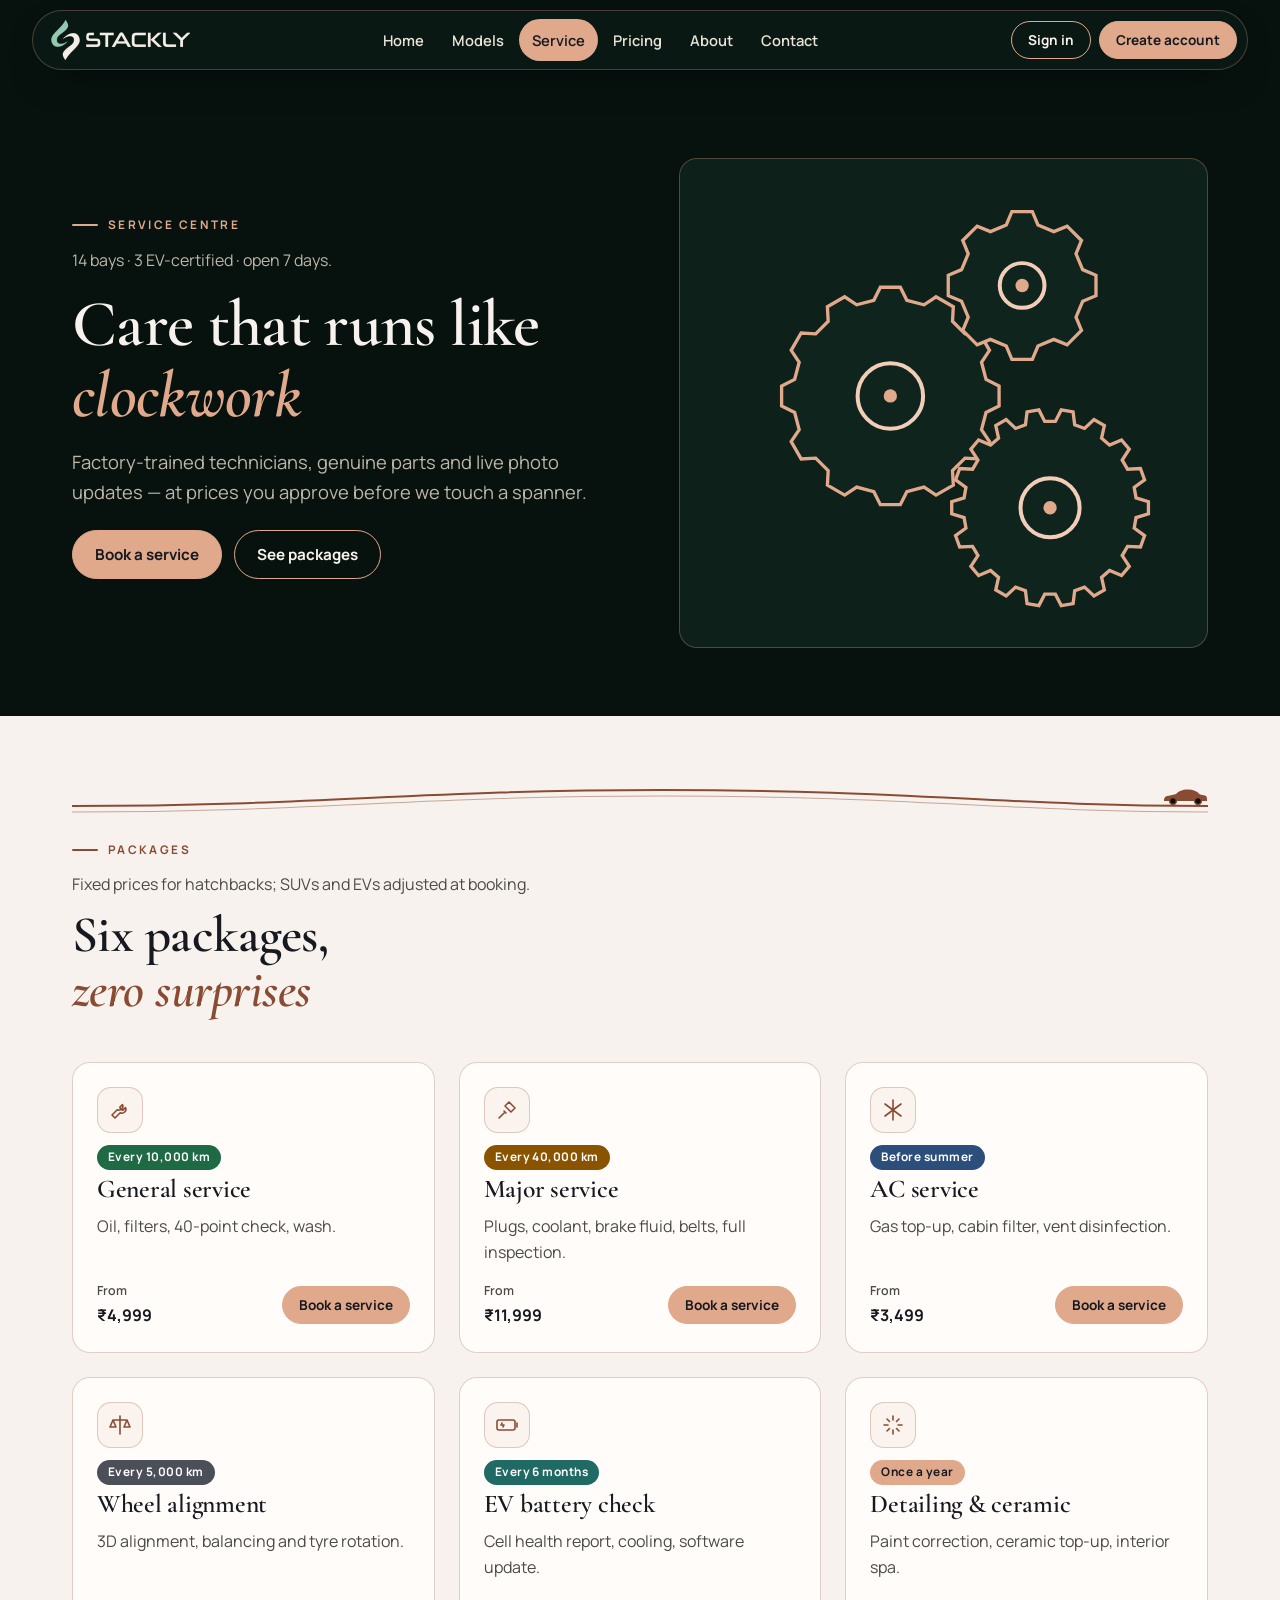
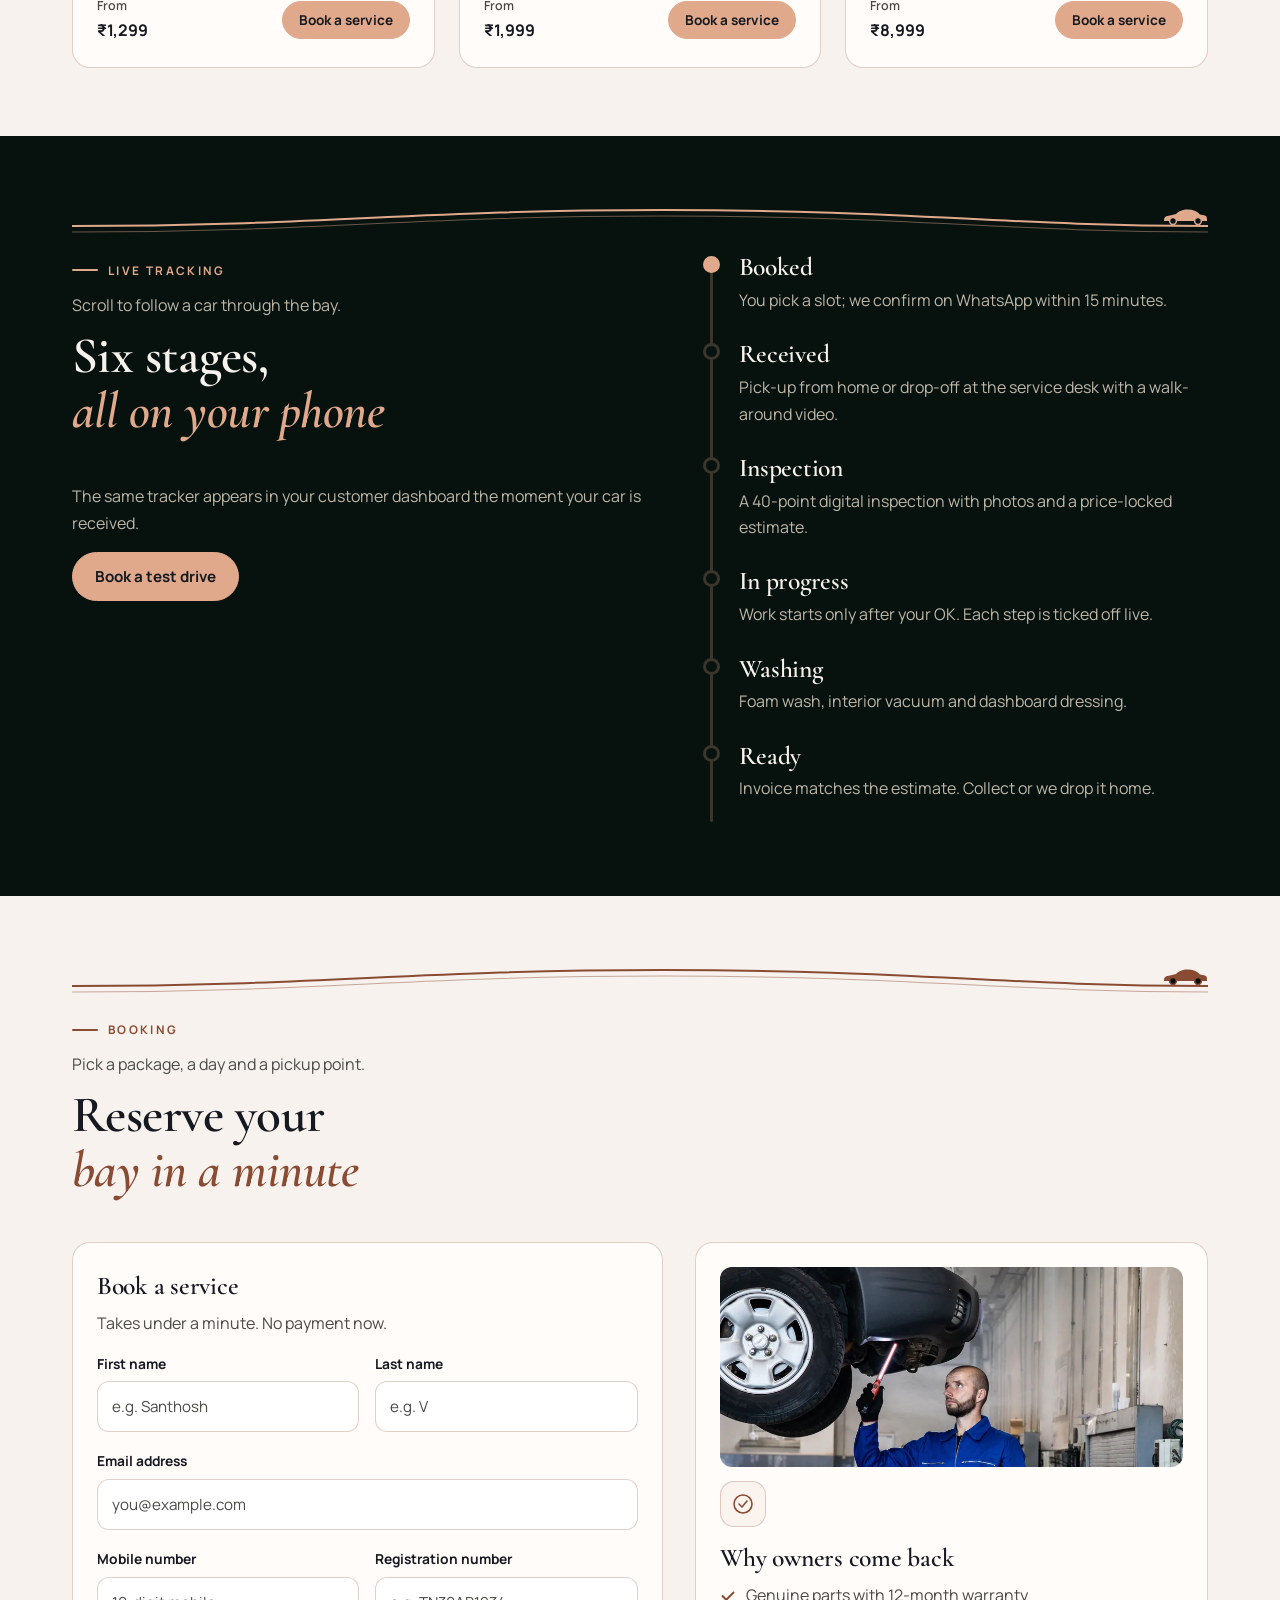
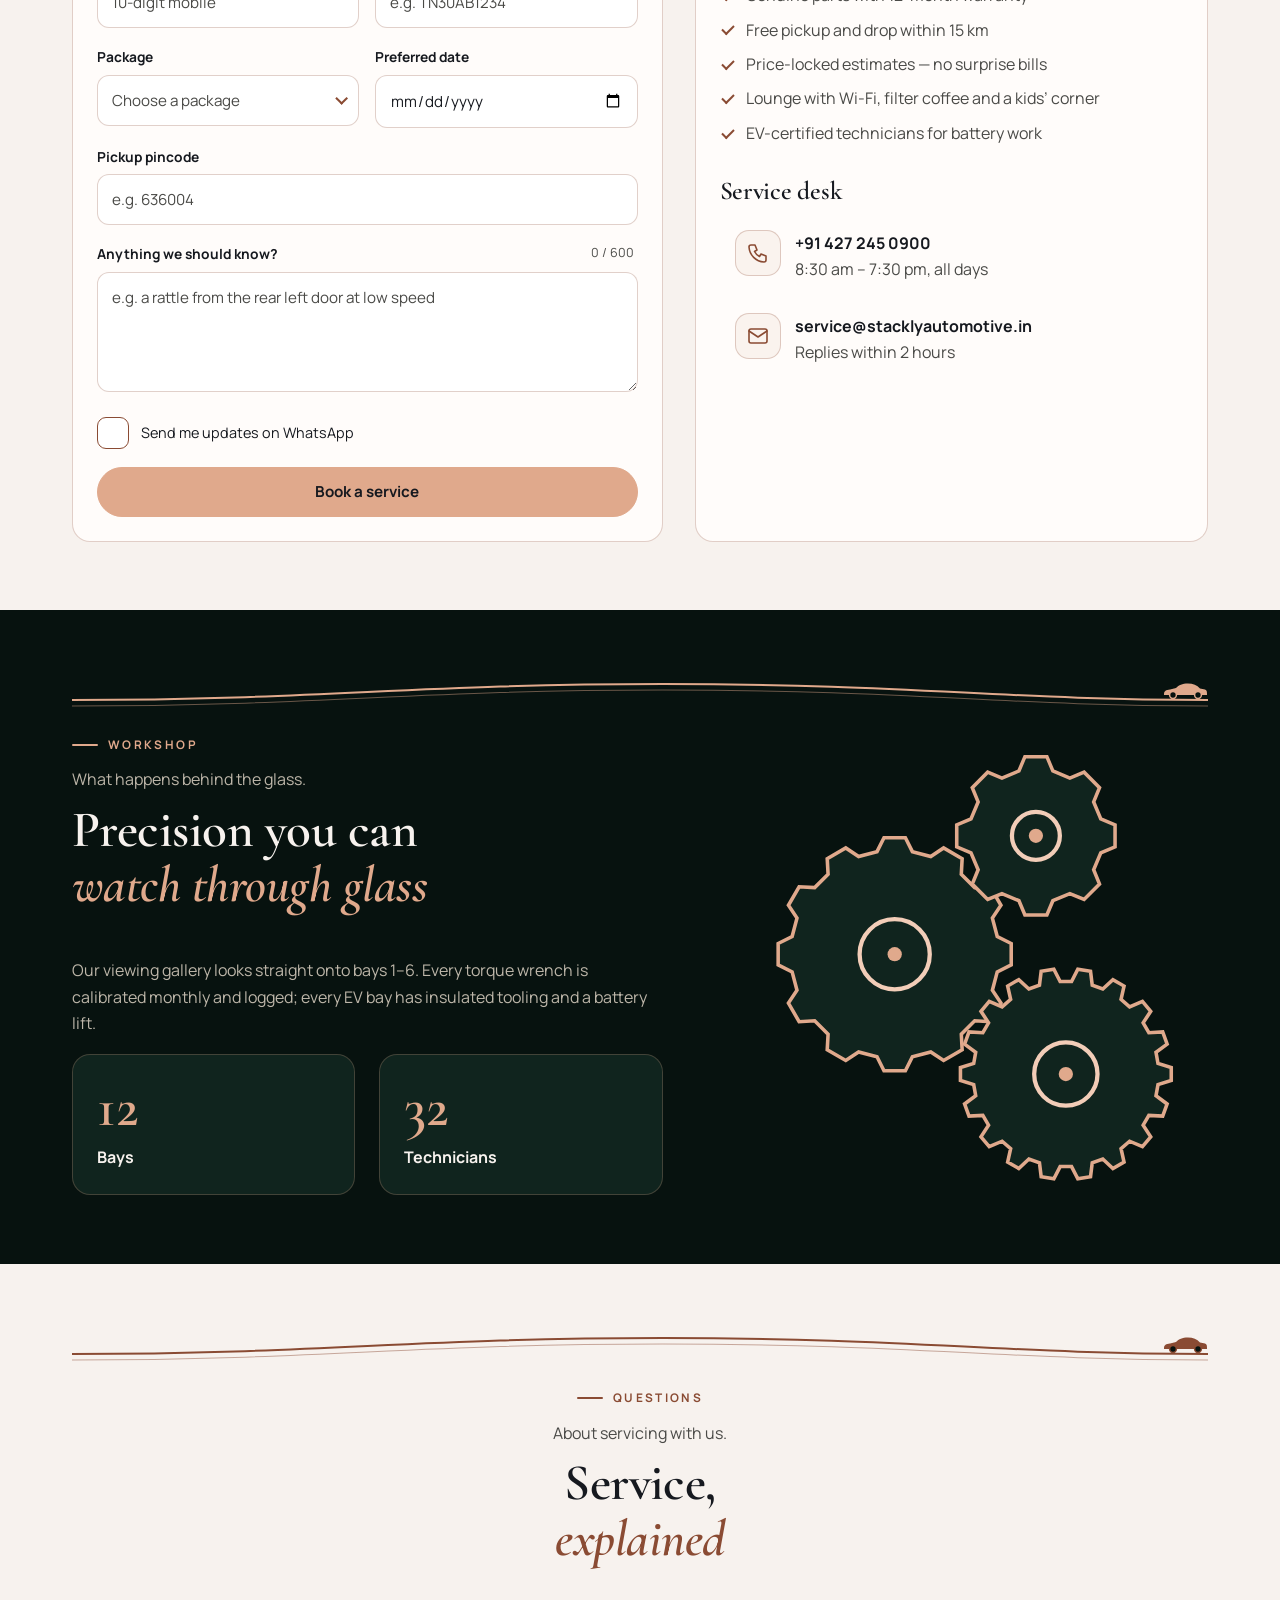
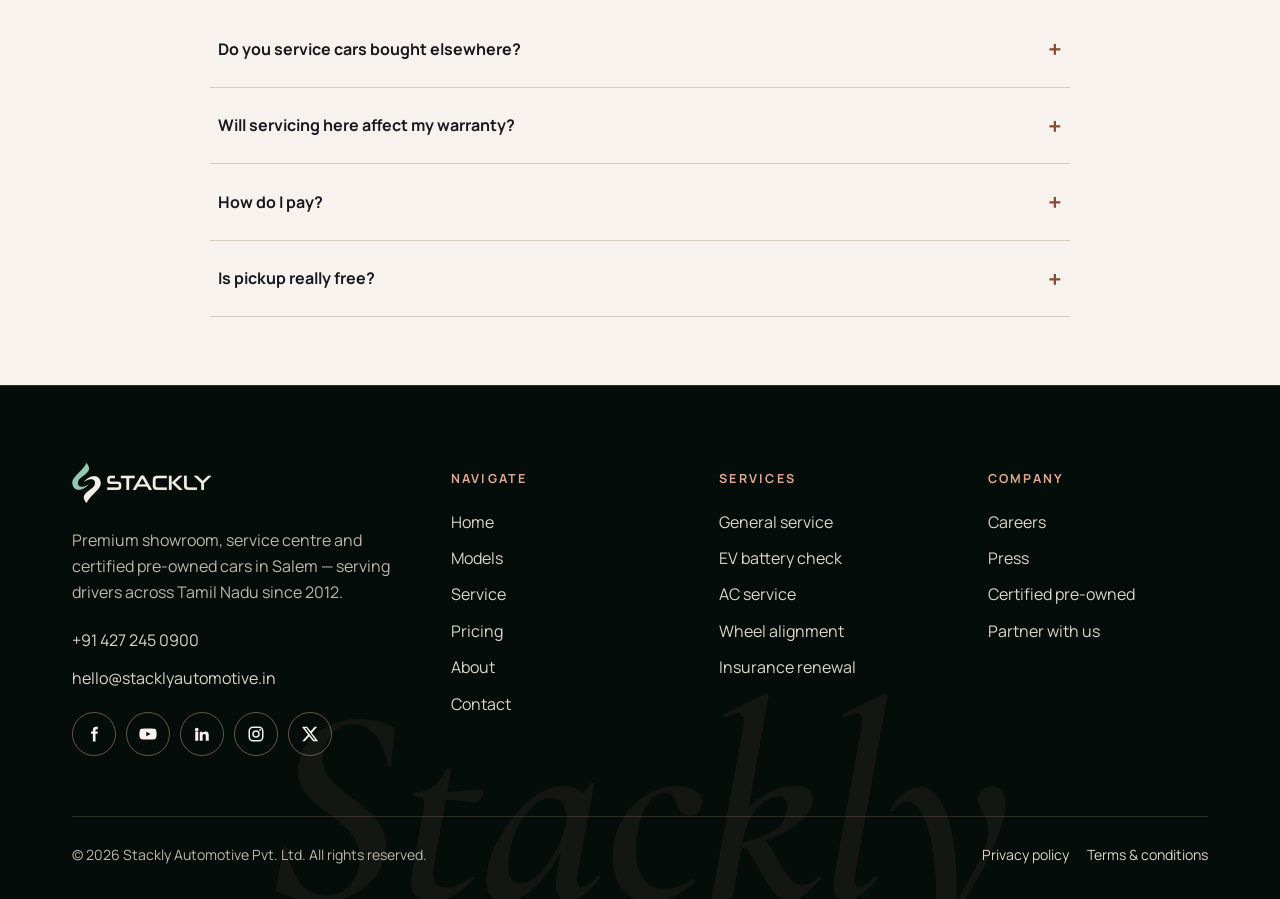
<file: service.html>
<!doctype html><html lang="en-IN"><head><meta charset="utf-8"><meta name="viewport" content="width=device-width,initial-scale=1"><title>Service centre — Stackly Automotive</title><meta name="description" content="Book a car service in Salem with price-locked estimates and live tracking."><meta name="theme-color" content="#07120F"><link rel="icon" type="image/webp" href="favicon.webp"><link rel="stylesheet" href="styles.css"></head><body class=""><a class="skip" href="#main">Skip to content</a><header class="hdr"><div class="hdr-in"><a class="logo" href="index.html" aria-label="Stackly Automotive home"><img src="logo-light.webp" alt="Stackly" width="139" height="40"></a><nav aria-label="Main"><ul class="nav"><li><a href="index.html">Home</a></li><li><a href="models.html">Models</a></li><li><a href="service.html" aria-current=page>Service</a></li><li><a href="pricing.html">Pricing</a></li><li><a href="about.html">About</a></li><li><a href="contact.html">Contact</a></li></ul></nav><div class="hdr-cta"><a class="btn ghost sm" href="signin.html">Sign in</a><a class="btn sm" href="signup.html">Create account</a></div><button class="burger" type="button" aria-label="Open menu" aria-expanded="false" aria-controls="mmenu"><span></span><span></span><span></span></button></div></header><div class="mmenu" id="mmenu"><nav aria-label="Mobile"><ul><li><a href="index.html">Home</a></li><li><a href="models.html">Models</a></li><li><a href="service.html" aria-current=page>Service</a></li><li><a href="pricing.html">Pricing</a></li><li><a href="about.html">About</a></li><li><a href="contact.html">Contact</a></li></ul></nav><div class="mm-cta"><a class="btn ghost" href="signin.html">Sign in</a><a class="btn" href="signup.html">Create account</a></div></div><main id="main"><section class="sec s-dark "><div class="wrap"><div class="hero-grid"><div><span class="lbl" data-r="up">Service centre</span><p class="intro mute" data-r="up">14 bays · 3 EV-certified · open 7 days.</p><h1 data-r="up">Care that runs like <em>clockwork</em></h1><p class="lead" data-r="up" style="margin:16px 0 22px">Factory-trained technicians, genuine parts and live photo updates — at prices you approve before we touch a spanner.</p><div class="btns" data-r="up"><a class="btn" href="#book">Book a service</a><a class="btn ghost" href="#packages">See packages</a></div></div><div data-r="right" class="hero-card"><svg class="gears" viewBox="0 0 360 330" role="img" aria-label="Interlocking gears turning" data-fx="gears"><g class="g g1"><path d="M221.7 152.5 L221.7 167.5 L211.9 172.4 L208.5 185.3 L214.5 194.3 L207.0 207.3 L196.1 206.7 L186.7 216.1 L187.3 227.0 L174.3 234.5 L165.3 228.5 L152.4 231.9 L147.5 241.7 L132.5 241.7 L127.6 231.9 L114.7 228.5 L105.7 234.5 L92.7 227.0 L93.3 216.1 L83.9 206.7 L73.0 207.3 L65.5 194.3 L71.5 185.3 L68.1 172.4 L58.3 167.5 L58.3 152.5 L68.1 147.6 L71.5 134.7 L65.5 125.7 L73.0 112.7 L83.9 113.3 L93.3 103.9 L92.7 93.0 L105.7 85.5 L114.7 91.5 L127.6 88.1 L132.5 78.3 L147.5 78.3 L152.4 88.1 L165.3 91.5 L174.3 85.5 L187.3 93.0 L186.7 103.9 L196.1 113.3 L207.0 112.7 L214.5 125.7 L208.5 134.7 L211.9 147.6Z" fill="#10241E" stroke="#E0A98C" stroke-width="2.5"/><circle cx="140" cy="160" r="24.6" fill="none" stroke="#F2CDB8" stroke-width="3"/><circle cx="140" cy="160" r="5" fill="#E0A98C"/></g><g class="g g3"><path d="M294.5 69.3 L294.5 84.7 L284.5 88.9 L279.5 100.8 L283.6 110.8 L272.8 121.6 L262.8 117.5 L250.9 122.5 L246.7 132.5 L231.3 132.5 L227.1 122.5 L215.2 117.5 L205.2 121.6 L194.4 110.8 L198.5 100.8 L193.5 88.9 L183.5 84.7 L183.5 69.3 L193.5 65.1 L198.5 53.2 L194.4 43.2 L205.2 32.4 L215.2 36.5 L227.1 31.5 L231.3 21.5 L246.7 21.5 L250.9 31.5 L262.8 36.5 L272.8 32.4 L283.6 43.2 L279.5 53.2 L284.5 65.1Z" fill="#10241E" stroke="#E0A98C" stroke-width="2.5"/><circle cx="239" cy="77" r="16.8" fill="none" stroke="#F2CDB8" stroke-width="3"/><circle cx="239" cy="77" r="5" fill="#E0A98C"/></g><g class="g g2"><path d="M333.9 239.5 L333.9 248.5 L324.6 251.4 L323.2 259.2 L331.0 265.0 L327.9 273.5 L318.2 273.0 L314.2 279.9 L319.5 288.0 L313.7 294.9 L304.7 291.1 L298.7 296.3 L300.8 305.7 L293.0 310.2 L285.9 303.6 L278.5 306.3 L277.3 316.0 L268.4 317.5 L264.0 308.9 L256.0 308.9 L251.6 317.5 L242.7 316.0 L241.5 306.3 L234.1 303.6 L227.0 310.2 L219.2 305.7 L221.3 296.3 L215.3 291.1 L206.3 294.9 L200.5 288.0 L205.8 279.9 L201.8 273.0 L192.1 273.5 L189.0 265.0 L196.8 259.2 L195.4 251.4 L186.1 248.5 L186.1 239.5 L195.4 236.6 L196.8 228.8 L189.0 223.0 L192.1 214.5 L201.8 215.0 L205.8 208.1 L200.5 200.0 L206.3 193.1 L215.3 196.9 L221.3 191.7 L219.2 182.3 L227.0 177.8 L234.1 184.4 L241.5 181.7 L242.7 172.0 L251.6 170.5 L256.0 179.1 L264.0 179.1 L268.4 170.5 L277.3 172.0 L278.5 181.7 L285.9 184.4 L293.0 177.8 L300.8 182.3 L298.7 191.7 L304.7 196.9 L313.7 193.1 L319.5 200.0 L314.2 208.1 L318.2 215.0 L327.9 214.5 L331.0 223.0 L323.2 228.8 L324.6 236.6Z" fill="#10241E" stroke="#E0A98C" stroke-width="2.5"/><circle cx="260" cy="244" r="22.2" fill="none" stroke="#F2CDB8" stroke-width="3"/><circle cx="260" cy="244" r="5" fill="#E0A98C"/></g></svg></div></div></div></section><section class="sec s-light " id="packages"><div class="wrap"><div class="stripe" data-fx="stripe" aria-hidden="true"><svg viewBox="0 0 1000 34" preserveAspectRatio="none"><path class="ln" pathLength="1" d="M0 22 C220 22 300 6 520 6 S820 22 1000 22"/><path class="ln2" pathLength="1" d="M0 28 C220 28 300 12 520 12 S820 28 1000 28"/></svg><svg class="mini" viewBox="0 0 46 20" aria-hidden="true"><path fill="currentColor" d="M2 14 C2 11 4 10 8 9.5 L14 8 C17 5 20 3.5 26 3.5 C31 3.5 35 5 38 8.5 L43 9.5 C45 10 45 12 45 15 L2 15 Z"/><circle cx="11" cy="15" r="3.4" fill="#07120F" stroke="currentColor" stroke-width="1.5"/><circle cx="36" cy="15" r="3.4" fill="#07120F" stroke="currentColor" stroke-width="1.5"/></svg></div><div class="sh" data-r="up"><span class="lbl">Packages</span><p class="intro">Fixed prices for hatchbacks; SUVs and EVs adjusted at booking.</p><h2>Six packages, <em>zero surprises</em></h2></div><div class="grid g3" data-stagger><article class="card" data-r="up"><div class="ic"><svg viewBox="0 0 24 24" aria-hidden="true"><path d="M14.5 6.5a4 4 0 0 1-5.3 5.3L4 17l3 3 5.2-5.2a4 4 0 0 0 5.3-5.3l-2.6 2.6-2.4-.6-.6-2.4z"/></svg></div><span class="tg tg-ok">Every 10,000 km</span><h3>General service</h3><p class="mute grow" style="margin:0">Oil, filters, 40-point check, wash.</p><div class="foot"><span class="price"><small>From</small>₹4,999</span><a class="btn sm" href="#book">Book a service</a></div></article><article class="card" data-r="up"><div class="ic"><svg viewBox="0 0 24 24" aria-hidden="true"><path d="M4 20l6-6M14 4l6 6-4 4-6-6zM9 13l2 2"/></svg></div><span class="tg tg-warn">Every 40,000 km</span><h3>Major service</h3><p class="mute grow" style="margin:0">Plugs, coolant, brake fluid, belts, full inspection.</p><div class="foot"><span class="price"><small>From</small>₹11,999</span><a class="btn sm" href="#book">Book a service</a></div></article><article class="card" data-r="up"><div class="ic"><svg viewBox="0 0 24 24" aria-hidden="true"><path d="M12 2v20M4 6l16 12M20 6L4 18"/></svg></div><span class="tg tg-prog">Before summer</span><h3>AC service</h3><p class="mute grow" style="margin:0">Gas top-up, cabin filter, vent disinfection.</p><div class="foot"><span class="price"><small>From</small>₹3,499</span><a class="btn sm" href="#book">Book a service</a></div></article><article class="card" data-r="up"><div class="ic"><svg viewBox="0 0 24 24" aria-hidden="true"><path d="M12 3v18M5 7h14M5 7l-3 7h6zM19 7l-3 7h6z"/></svg></div><span class="tg tg-neu">Every 5,000 km</span><h3>Wheel alignment</h3><p class="mute grow" style="margin:0">3D alignment, balancing and tyre rotation.</p><div class="foot"><span class="price"><small>From</small>₹1,299</span><a class="btn sm" href="#book">Book a service</a></div></article><article class="card" data-r="up"><div class="ic"><svg viewBox="0 0 24 24" aria-hidden="true"><rect x="2" y="7" width="18" height="10" rx="2"/><path d="M22 10v4M7 10l-1 2h3l-1 2"/></svg></div><span class="tg tg-ev">Every 6 months</span><h3>EV battery check</h3><p class="mute grow" style="margin:0">Cell health report, cooling, software update.</p><div class="foot"><span class="price"><small>From</small>₹1,999</span><a class="btn sm" href="#book">Book a service</a></div></article><article class="card" data-r="up"><div class="ic"><svg viewBox="0 0 24 24" aria-hidden="true"><path d="M12 3v4M12 17v4M3 12h4M17 12h4M6 6l2.5 2.5M15.5 15.5L18 18M6 18l2.5-2.5M15.5 8.5L18 6"/></svg></div><span class="tg tg-gold">Once a year</span><h3>Detailing & ceramic</h3><p class="mute grow" style="margin:0">Paint correction, ceramic top-up, interior spa.</p><div class="foot"><span class="price"><small>From</small>₹8,999</span><a class="btn sm" href="#book">Book a service</a></div></article></div></div></section><section class="sec s-dark "><div class="wrap"><div class="stripe" data-fx="stripe" aria-hidden="true"><svg viewBox="0 0 1000 34" preserveAspectRatio="none"><path class="ln" pathLength="1" d="M0 22 C220 22 300 6 520 6 S820 22 1000 22"/><path class="ln2" pathLength="1" d="M0 28 C220 28 300 12 520 12 S820 28 1000 28"/></svg><svg class="mini" viewBox="0 0 46 20" aria-hidden="true"><path fill="currentColor" d="M2 14 C2 11 4 10 8 9.5 L14 8 C17 5 20 3.5 26 3.5 C31 3.5 35 5 38 8.5 L43 9.5 C45 10 45 12 45 15 L2 15 Z"/><circle cx="11" cy="15" r="3.4" fill="#07120F" stroke="currentColor" stroke-width="1.5"/><circle cx="36" cy="15" r="3.4" fill="#07120F" stroke="currentColor" stroke-width="1.5"/></svg></div><div class="two"><div><div class="sh" data-r="up"><span class="lbl">Live tracking</span><p class="intro">Scroll to follow a car through the bay.</p><h2>Six stages, <em>all on your phone</em></h2></div><p class="mute" data-r="left">The same tracker appears in your customer dashboard the moment your car is received.</p><a class="btn" href="signup.html" data-r="left">Book a test drive</a></div><div class="tl" data-fx="timeline"><span class="fill"></span><ol><li><h3>Booked</h3><p class="mute" style="margin:4px 0 0">You pick a slot; we confirm on WhatsApp within 15 minutes.</p></li><li><h3>Received</h3><p class="mute" style="margin:4px 0 0">Pick-up from home or drop-off at the service desk with a walk-around video.</p></li><li><h3>Inspection</h3><p class="mute" style="margin:4px 0 0">A 40-point digital inspection with photos and a price-locked estimate.</p></li><li><h3>In progress</h3><p class="mute" style="margin:4px 0 0">Work starts only after your OK. Each step is ticked off live.</p></li><li><h3>Washing</h3><p class="mute" style="margin:4px 0 0">Foam wash, interior vacuum and dashboard dressing.</p></li><li><h3>Ready</h3><p class="mute" style="margin:4px 0 0">Invoice matches the estimate. Collect or we drop it home.</p></li></ol></div></div></div></section><section class="sec s-light " id="book"><div class="wrap"><div class="stripe" data-fx="stripe" aria-hidden="true"><svg viewBox="0 0 1000 34" preserveAspectRatio="none"><path class="ln" pathLength="1" d="M0 22 C220 22 300 6 520 6 S820 22 1000 22"/><path class="ln2" pathLength="1" d="M0 28 C220 28 300 12 520 12 S820 28 1000 28"/></svg><svg class="mini" viewBox="0 0 46 20" aria-hidden="true"><path fill="currentColor" d="M2 14 C2 11 4 10 8 9.5 L14 8 C17 5 20 3.5 26 3.5 C31 3.5 35 5 38 8.5 L43 9.5 C45 10 45 12 45 15 L2 15 Z"/><circle cx="11" cy="15" r="3.4" fill="#07120F" stroke="currentColor" stroke-width="1.5"/><circle cx="36" cy="15" r="3.4" fill="#07120F" stroke="currentColor" stroke-width="1.5"/></svg></div><div class="sh" data-r="up"><span class="lbl">Booking</span><p class="intro">Pick a package, a day and a pickup point.</p><h2>Reserve your <em>bay in a minute</em></h2></div><div class="two"><form class="card" id="svc-form" data-form="simple" data-ok="Booking received — we will confirm your slot on WhatsApp shortly." novalidate data-r="left"><h3>Book a service</h3><p class="mute">Takes under a minute. No payment now.</p><div class="fgrid"><div class="fld "><label for="sv-first">First name</label><input id="sv-first" name="sv-first" type="text" placeholder="e.g. Santhosh" autocomplete="given-name" data-v="name" maxlength="16"></div><div class="fld "><label for="sv-last">Last name</label><input id="sv-last" name="sv-last" type="text" placeholder="e.g. V" autocomplete="family-name" data-v="name" maxlength="16"></div><div class="fld full"><label for="sv-email">Email address</label><input id="sv-email" name="sv-email" type="email" placeholder="you@example.com" autocomplete="email" data-v="email" maxlength="64"></div><div class="fld "><label for="sv-phone">Mobile number</label><input id="sv-phone" name="sv-phone" type="tel" placeholder="10-digit mobile" autocomplete="tel" data-v="phone" maxlength="10" inputmode="numeric"></div><div class="fld "><label for="sv-reg">Registration number</label><input id="sv-reg" name="sv-reg" type="text" placeholder="e.g. TN30AB1234" autocomplete="off" data-v="reg" maxlength="10"></div><div class="fld "><label for="sv-pkg">Package</label><select id="sv-pkg" name="sv-pkg" data-v="select"><option value="">Choose a package</option><option value="general">General service</option><option value="major">Major service</option><option value="ac">AC service</option><option value="align">Wheel alignment</option><option value="ev">EV battery check</option><option value="detail">Detailing &amp; ceramic</option></select></div><div class="fld "><label for="sv-date">Preferred date</label><input id="sv-date" name="sv-date" type="date" placeholder="" autocomplete="off" data-v="future"></div><div class="fld full"><label for="sv-pin">Pickup pincode</label><input id="sv-pin" name="sv-pin" type="text" placeholder="e.g. 636004" autocomplete="off" data-v="pin" maxlength="6" inputmode="numeric"></div><div class="fld full"><label for="sv-note">Anything we should know?</label><span class="count" aria-hidden="true"></span><textarea id="sv-note" name="sv-note" maxlength="600" placeholder="e.g. a rattle from the rear left door at low speed" data-v="text"></textarea></div><div class="fld full"><label class="ck" for="sv-wa"><input type="checkbox" id="sv-wa" name="sv-wa"><span class="box"><svg viewBox="0 0 24 24" aria-hidden="true"><path d="M5 12l5 5 9-10"/></svg></span><span class="txt">Send me updates on WhatsApp</span></label></div></div><button class="btn" type="submit">Book a service</button></form><div class="card" data-r="right"><div class="gfx photo tall"><img class="pic" src="mechanic.webp" alt="Stackly technician under a car" width="900" height="600" loading="lazy" decoding="async"></div><div class="ic"><svg viewBox="0 0 24 24" aria-hidden="true"><circle cx="12" cy="12" r="9"/><path d="M8 12l3 3 5-6"/></svg></div><h3>Why owners come back</h3><ul class="chk"><li>Genuine parts with 12-month warranty</li><li>Free pickup and drop within 15 km</li><li>Price-locked estimates — no surprise bills</li><li>Lounge with Wi-Fi, filter coffee and a kids’ corner</li><li>EV-certified technicians for battery work</li></ul><h3 style="margin-top:18px">Service desk</h3><a class="citem" href="tel:+914272450900"><div class="ic"><svg viewBox="0 0 24 24" aria-hidden="true"><path d="M5 4h4l2 5-2.5 1.5a11 11 0 0 0 5 5L15 13l5 2v4a2 2 0 0 1-2 2A16 16 0 0 1 3 6a2 2 0 0 1 2-2z"/></svg></div><span><b>+91 427 245 0900</b><span class="mute">8:30 am – 7:30 pm, all days</span></span></a><a class="citem" href="mailto:hello@stacklyautomotive.in"><div class="ic"><svg viewBox="0 0 24 24" aria-hidden="true"><rect x="3" y="5" width="18" height="14" rx="2"/><path d="M3 7l9 6 9-6"/></svg></div><span><b>service@stacklyautomotive.in</b><span class="mute">Replies within 2 hours</span></span></a></div></div></div></section><section class="sec s-dark "><div class="wrap"><div class="stripe" data-fx="stripe" aria-hidden="true"><svg viewBox="0 0 1000 34" preserveAspectRatio="none"><path class="ln" pathLength="1" d="M0 22 C220 22 300 6 520 6 S820 22 1000 22"/><path class="ln2" pathLength="1" d="M0 28 C220 28 300 12 520 12 S820 28 1000 28"/></svg><svg class="mini" viewBox="0 0 46 20" aria-hidden="true"><path fill="currentColor" d="M2 14 C2 11 4 10 8 9.5 L14 8 C17 5 20 3.5 26 3.5 C31 3.5 35 5 38 8.5 L43 9.5 C45 10 45 12 45 15 L2 15 Z"/><circle cx="11" cy="15" r="3.4" fill="#07120F" stroke="currentColor" stroke-width="1.5"/><circle cx="36" cy="15" r="3.4" fill="#07120F" stroke="currentColor" stroke-width="1.5"/></svg></div><div class="two" style="align-items:center"><div><div class="sh" data-r="up"><span class="lbl">Workshop</span><p class="intro">What happens behind the glass.</p><h2>Precision you can <em>watch through glass</em></h2></div><p class="mute" data-r="left">Our viewing gallery looks straight onto bays 1–6. Every torque wrench is calibrated monthly and logged; every EV bay has insulated tooling and a battery lift.</p><div class="grid g2" data-fx="count" style="margin-top:18px"><div class="card stat"><div class="n" data-to="14">0</div><div class="t">Bays</div></div><div class="card stat"><div class="n" data-to="38">0</div><div class="t">Technicians</div></div></div></div><div data-r="right"><svg class="gears" viewBox="0 0 360 330" role="img" aria-label="Interlocking gears turning" data-fx="gears"><g class="g g1"><path d="M221.7 152.5 L221.7 167.5 L211.9 172.4 L208.5 185.3 L214.5 194.3 L207.0 207.3 L196.1 206.7 L186.7 216.1 L187.3 227.0 L174.3 234.5 L165.3 228.5 L152.4 231.9 L147.5 241.7 L132.5 241.7 L127.6 231.9 L114.7 228.5 L105.7 234.5 L92.7 227.0 L93.3 216.1 L83.9 206.7 L73.0 207.3 L65.5 194.3 L71.5 185.3 L68.1 172.4 L58.3 167.5 L58.3 152.5 L68.1 147.6 L71.5 134.7 L65.5 125.7 L73.0 112.7 L83.9 113.3 L93.3 103.9 L92.7 93.0 L105.7 85.5 L114.7 91.5 L127.6 88.1 L132.5 78.3 L147.5 78.3 L152.4 88.1 L165.3 91.5 L174.3 85.5 L187.3 93.0 L186.7 103.9 L196.1 113.3 L207.0 112.7 L214.5 125.7 L208.5 134.7 L211.9 147.6Z" fill="#10241E" stroke="#E0A98C" stroke-width="2.5"/><circle cx="140" cy="160" r="24.6" fill="none" stroke="#F2CDB8" stroke-width="3"/><circle cx="140" cy="160" r="5" fill="#E0A98C"/></g><g class="g g3"><path d="M294.5 69.3 L294.5 84.7 L284.5 88.9 L279.5 100.8 L283.6 110.8 L272.8 121.6 L262.8 117.5 L250.9 122.5 L246.7 132.5 L231.3 132.5 L227.1 122.5 L215.2 117.5 L205.2 121.6 L194.4 110.8 L198.5 100.8 L193.5 88.9 L183.5 84.7 L183.5 69.3 L193.5 65.1 L198.5 53.2 L194.4 43.2 L205.2 32.4 L215.2 36.5 L227.1 31.5 L231.3 21.5 L246.7 21.5 L250.9 31.5 L262.8 36.5 L272.8 32.4 L283.6 43.2 L279.5 53.2 L284.5 65.1Z" fill="#10241E" stroke="#E0A98C" stroke-width="2.5"/><circle cx="239" cy="77" r="16.8" fill="none" stroke="#F2CDB8" stroke-width="3"/><circle cx="239" cy="77" r="5" fill="#E0A98C"/></g><g class="g g2"><path d="M333.9 239.5 L333.9 248.5 L324.6 251.4 L323.2 259.2 L331.0 265.0 L327.9 273.5 L318.2 273.0 L314.2 279.9 L319.5 288.0 L313.7 294.9 L304.7 291.1 L298.7 296.3 L300.8 305.7 L293.0 310.2 L285.9 303.6 L278.5 306.3 L277.3 316.0 L268.4 317.5 L264.0 308.9 L256.0 308.9 L251.6 317.5 L242.7 316.0 L241.5 306.3 L234.1 303.6 L227.0 310.2 L219.2 305.7 L221.3 296.3 L215.3 291.1 L206.3 294.9 L200.5 288.0 L205.8 279.9 L201.8 273.0 L192.1 273.5 L189.0 265.0 L196.8 259.2 L195.4 251.4 L186.1 248.5 L186.1 239.5 L195.4 236.6 L196.8 228.8 L189.0 223.0 L192.1 214.5 L201.8 215.0 L205.8 208.1 L200.5 200.0 L206.3 193.1 L215.3 196.9 L221.3 191.7 L219.2 182.3 L227.0 177.8 L234.1 184.4 L241.5 181.7 L242.7 172.0 L251.6 170.5 L256.0 179.1 L264.0 179.1 L268.4 170.5 L277.3 172.0 L278.5 181.7 L285.9 184.4 L293.0 177.8 L300.8 182.3 L298.7 191.7 L304.7 196.9 L313.7 193.1 L319.5 200.0 L314.2 208.1 L318.2 215.0 L327.9 214.5 L331.0 223.0 L323.2 228.8 L324.6 236.6Z" fill="#10241E" stroke="#E0A98C" stroke-width="2.5"/><circle cx="260" cy="244" r="22.2" fill="none" stroke="#F2CDB8" stroke-width="3"/><circle cx="260" cy="244" r="5" fill="#E0A98C"/></g></svg></div></div></div></section><section class="sec s-light "><div class="wrap"><div class="stripe" data-fx="stripe" aria-hidden="true"><svg viewBox="0 0 1000 34" preserveAspectRatio="none"><path class="ln" pathLength="1" d="M0 22 C220 22 300 6 520 6 S820 22 1000 22"/><path class="ln2" pathLength="1" d="M0 28 C220 28 300 12 520 12 S820 28 1000 28"/></svg><svg class="mini" viewBox="0 0 46 20" aria-hidden="true"><path fill="currentColor" d="M2 14 C2 11 4 10 8 9.5 L14 8 C17 5 20 3.5 26 3.5 C31 3.5 35 5 38 8.5 L43 9.5 C45 10 45 12 45 15 L2 15 Z"/><circle cx="11" cy="15" r="3.4" fill="#07120F" stroke="currentColor" stroke-width="1.5"/><circle cx="36" cy="15" r="3.4" fill="#07120F" stroke="currentColor" stroke-width="1.5"/></svg></div><div class="sh c" data-r="up"><span class="lbl">Questions</span><p class="intro">About servicing with us.</p><h2>Service,  <em>explained</em></h2></div><div class="faq" data-r="up"><details><summary>Do you service cars bought elsewhere?</summary><p>Yes. We service all petrol, diesel, hybrid and EV models from the brands we retail, wherever you bought the car.</p></details><details><summary>Will servicing here affect my warranty?</summary><p>No. We are an authorised service point; every job is logged to your car’s warranty record.</p></details><details><summary>How do I pay?</summary><p>UPI, cards, net banking or cash at the desk. Corporate fleets can be invoiced monthly.</p></details><details><summary>Is pickup really free?</summary><p>Within 15 km of the service centre, yes. Beyond that it is ₹15 per km each way.</p></details></div></div></section></main><footer class="ftr"><div class="wrap"><div class="ftr-grid"><div class="ftr-brand"><a class="logo" href="index.html" aria-label="Stackly Automotive home"><img src="logo-light.webp" alt="Stackly" width="139" height="40"></a><p>Premium showroom, service centre and certified pre-owned cars in Salem — serving drivers across Tamil Nadu since 2012.</p><div class="ftr-contact"><a href="tel:+914272450900">+91 427 245 0900</a><a href="mailto:hello@stacklyautomotive.in">hello@stacklyautomotive.in</a></div><div class="social"><a href="https://www.facebook.com/stacklyautomotive" aria-label="Stackly Automotive on Facebook"><svg viewBox="0 0 24 24" aria-hidden="true"><path fill="currentColor" d="M14 8.5V6.8c0-.8.5-1.3 1.4-1.3H17V2.2h-2.6C11.6 2.2 10.5 4 10.5 6.5v2H8v3.3h2.5V22H14V11.8h2.7l.4-3.3z"/></svg></a><a href="https://www.youtube.com/stacklyautomotive" aria-label="Stackly Automotive on YouTube"><svg viewBox="0 0 24 24" aria-hidden="true"><path fill="currentColor" d="M23 7.2a3 3 0 0 0-2.1-2.1C19 4.6 12 4.6 12 4.6s-7 0-8.9.5A3 3 0 0 0 1 7.2 31 31 0 0 0 .5 12a31 31 0 0 0 .5 4.8 3 3 0 0 0 2.1 2.1c1.9.5 8.9.5 8.9.5s7 0 8.9-.5a3 3 0 0 0 2.1-2.1 31 31 0 0 0 .5-4.8 31 31 0 0 0-.5-4.8zM9.7 15.1V8.9l5.8 3.1z"/></svg></a><a href="https://www.linkedin.com/stacklyautomotive" aria-label="Stackly Automotive on LinkedIn"><svg viewBox="0 0 24 24" aria-hidden="true"><path fill="currentColor" d="M4.98 3.5a2.5 2.5 0 1 1 0 5 2.5 2.5 0 0 1 0-5zM3 9h4v12H3zM9 9h3.8v1.7h.05c.53-1 1.83-2.05 3.77-2.05C20.6 8.65 21 11.2 21 14.4V21h-4v-5.8c0-1.4 0-3.2-1.95-3.2-1.95 0-2.25 1.5-2.25 3.1V21H9z"/></svg></a><a href="https://www.instagram.com/stacklyautomotive" aria-label="Stackly Automotive on Instagram"><svg viewBox="0 0 24 24" aria-hidden="true"><rect x="3" y="3" width="18" height="18" rx="5" fill="none" stroke="currentColor" stroke-width="2"/><circle cx="12" cy="12" r="4" fill="none" stroke="currentColor" stroke-width="2"/><circle cx="17.5" cy="6.5" r="1.3" fill="currentColor"/></svg></a><a href="https://www.x.com/stacklyautomotive" aria-label="Stackly Automotive on X"><svg viewBox="0 0 24 24" aria-hidden="true"><path fill="currentColor" d="M18.24 2.25h3.31l-7.23 8.26 8.5 11.24h-6.66l-5.21-6.82-5.97 6.82H1.67l7.73-8.84L1.25 2.25h6.83l4.71 6.23zm-1.16 17.52h1.83L7.08 4.13H5.12z"/></svg></a></div></div><div><h4>Navigate</h4><ul class="fnav"><li><a href="index.html">Home</a></li><li><a href="models.html">Models</a></li><li><a href="service.html">Service</a></li><li><a href="pricing.html">Pricing</a></li><li><a href="about.html">About</a></li><li><a href="contact.html">Contact</a></li></ul></div><div><h4>Services</h4><ul><li><a href="services/general.html">General service</a></li><li><a href="services/ev.html">EV battery check</a></li><li><a href="services/ac.html">AC service</a></li><li><a href="services/align.html">Wheel alignment</a></li><li><a href="services/insurance.html">Insurance renewal</a></li></ul></div><div><h4>Company</h4><ul><li><a href="company/careers.html">Careers</a></li><li><a href="company/press.html">Press</a></li><li><a href="company/preowned.html">Certified pre-owned</a></li><li><a href="company/dealers.html">Partner with us</a></li></ul></div></div><div class="ftr-bar"><span>© <span id="year">2026</span> Stackly Automotive Pvt. Ltd. All rights reserved.</span><nav aria-label="Legal"><a href="privacy-policy.html">Privacy policy</a><a href="terms-conditions.html">Terms &amp; conditions</a></nav></div></div></footer><div class="splash" aria-hidden="true"><img src="logo-light.webp" alt="" width="139" height="40"></div><script src="script.js" defer></script></body></html>
</file>
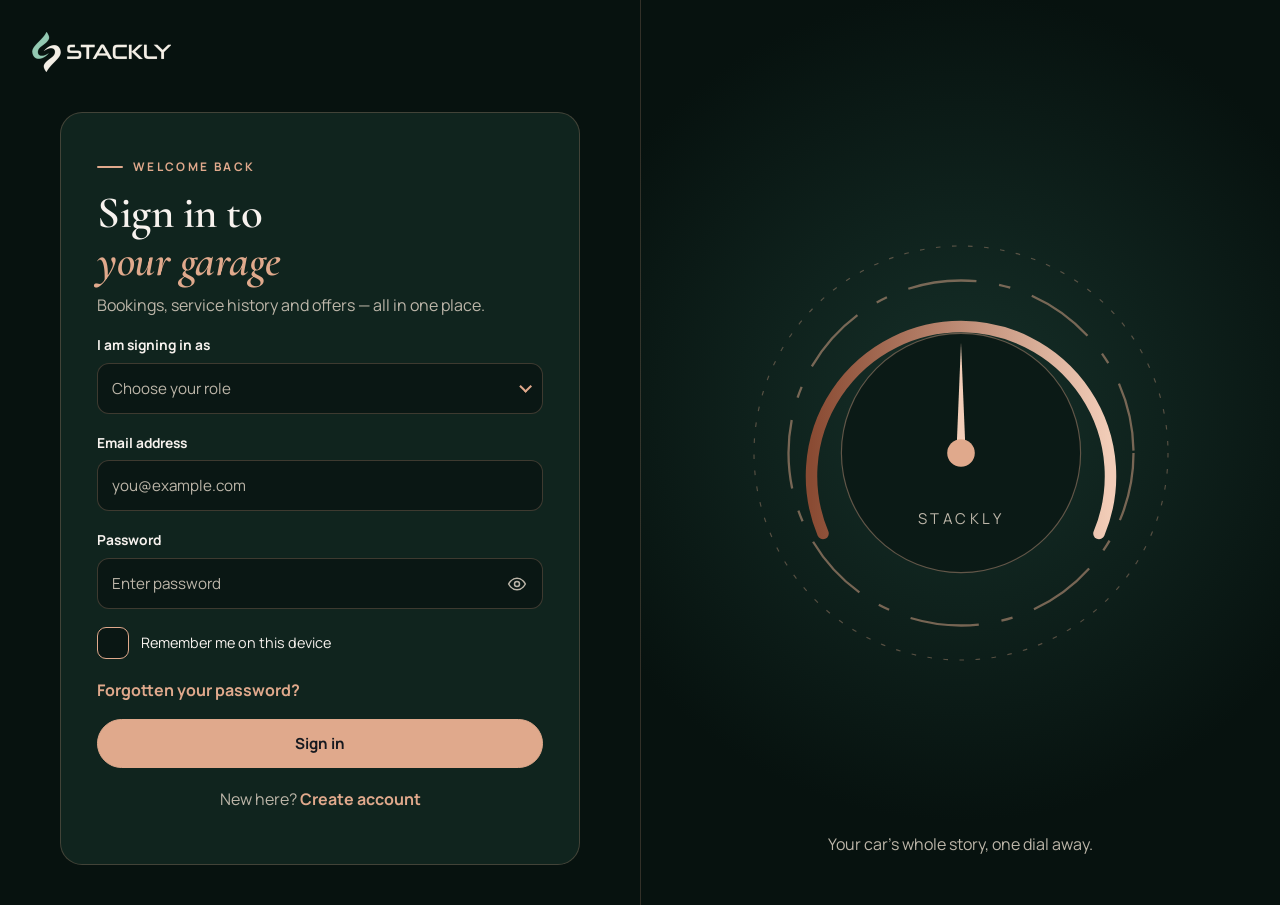
<file: signin.html>
<!doctype html><html lang="en-IN"><head><meta charset="utf-8"><meta name="viewport" content="width=device-width,initial-scale=1"><title>Sign in — Stackly Automotive</title><meta name="description" content="Sign in to Stackly Automotive."><meta name="theme-color" content="#07120F"><link rel="icon" type="image/webp" href="favicon.webp"><link rel="stylesheet" href="styles.css"></head><body class=""><div class="auth"><div class="auth-l s-dark"><div class="auth-top"><a class="logo" href="index.html" aria-label="Stackly Automotive home"><img src="logo-light.webp" alt="Stackly" width="139" height="40"></a></div><main id="main" class="auth-card"><div class="notice" id="created" hidden role="status">Account created. Sign in with your new details.</div><span class="lbl">Welcome back</span><h1>Sign in to <em>your garage</em></h1><p class="mute">Bookings, service history and offers — all in one place.</p><form id="signin-form" novalidate><div class="fld "><label for="si-role">I am signing in as</label><select id="si-role" name="si-role" data-v="select"><option value="">Choose your role</option><option value="customer">Customer</option><option value="staff">Staff</option></select></div><div class="fld "><label for="si-email">Email address</label><input id="si-email" name="si-email" type="email" placeholder="you@example.com" autocomplete="email" data-v="email" maxlength="64"></div><div class="fld"><label for="si-pass">Password</label><div class="pw"><input id="si-pass" name="si-pass" type="password" maxlength="32" placeholder="Enter password" autocomplete="current-password" data-v="pwlogin"><button type="button" class="eye" aria-label="Show password" aria-pressed="false"><svg class="on" viewBox="0 0 24 24" aria-hidden="true"><path d="M2 12s3.6-7 10-7 10 7 10 7-3.6 7-10 7S2 12 2 12z"/><circle cx="12" cy="12" r="3"/></svg><svg class="off" viewBox="0 0 24 24" aria-hidden="true"><path d="M3 3l18 18M10.6 5.1A10 10 0 0 1 12 5c6.4 0 10 7 10 7a17 17 0 0 1-3.2 4.1M6.6 6.6C3.8 8.4 2 12 2 12s3.6 7 10 7a9.6 9.6 0 0 0 5.4-1.6M9.9 9.9a3 3 0 0 0 4.2 4.2"/></svg></button></div></div><div class="fld full"><label class="ck" for="si-remember"><input type="checkbox" id="si-remember" name="si-remember" data-v="check" data-msg="Please tick Remember me to continue."><span class="box"><svg viewBox="0 0 24 24" aria-hidden="true"><path d="M5 12l5 5 9-10"/></svg></span><span class="txt">Remember me on this device</span></label></div><div class="frow2"><a class="link" href="forgot-password.html">Forgotten your password?</a></div><button class="btn" type="submit" style="width:100%">Sign in</button></form><p class="alt">New here? <a class="link" href="signup.html">Create account</a></p></main></div><div class="auth-r" aria-hidden="true"><svg viewBox="0 0 400 400" aria-hidden="true"><defs><linearGradient id="dg" x1="0" x2="1"><stop offset="0" stop-color="#8A4B33"/><stop offset="1" stop-color="#F2CDB8"/></linearGradient></defs><g class="dial-r1"><circle cx="200" cy="200" r="180" fill="none" stroke="rgba(224,169,140,.35)" stroke-width="1" stroke-dasharray="4 10"/></g><g class="dial-r2"><circle cx="200" cy="200" r="150" fill="none" stroke="rgba(224,169,140,.5)" stroke-width="2" stroke-dasharray="60 20 10 20"/></g><path class="dial-arc" d="M80 270 A130 130 0 1 1 320 270" fill="none" stroke="url(#dg)" stroke-width="10" stroke-linecap="round"/><circle cx="200" cy="200" r="104" fill="#0B1A16" stroke="rgba(224,169,140,.4)"/><g class="dial-n"><path d="M196 200 L200 104 L204 200 Z" fill="#F2CDB8"/></g><circle cx="200" cy="200" r="12" fill="#E0A98C"/><text x="200" y="262" text-anchor="middle" fill="#BDB6A9" font-family="Manrope" font-size="13" letter-spacing="3">STACKLY</text></svg><p class="cap">Your car’s whole story, one dial away.</p></div></div><div class="splash" aria-hidden="true"><img src="logo-light.webp" alt="" width="139" height="40"></div><script src="script.js" defer></script></body></html>
</file>
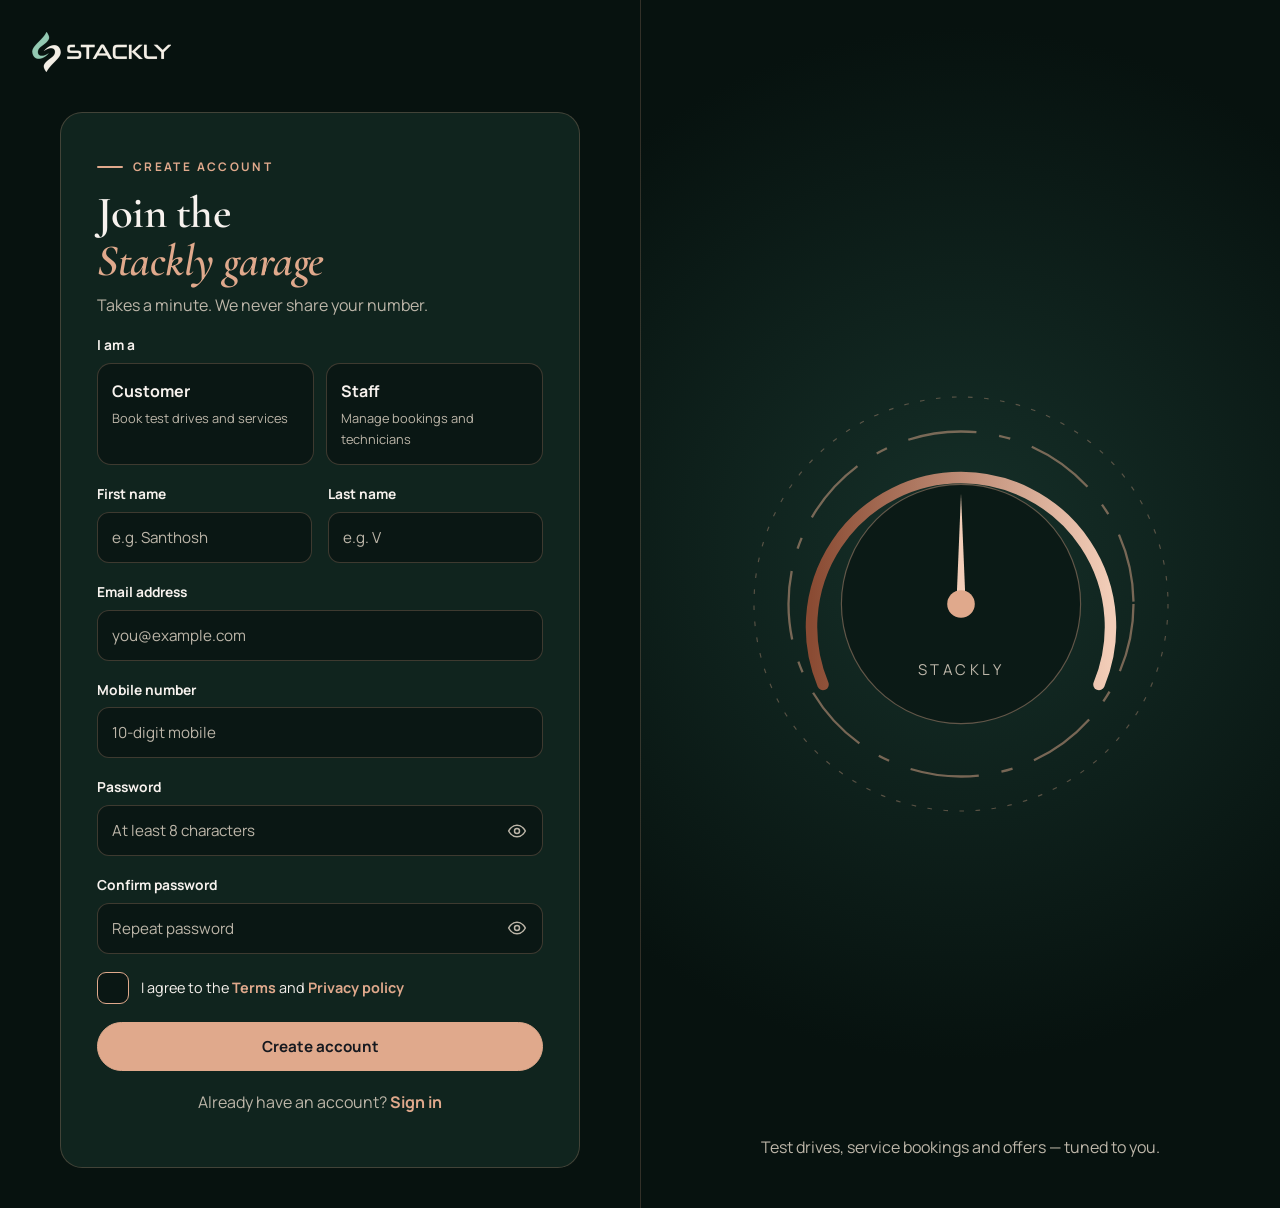
<file: signup.html>
<!doctype html><html lang="en-IN"><head><meta charset="utf-8"><meta name="viewport" content="width=device-width,initial-scale=1"><title>Create account — Stackly Automotive</title><meta name="description" content="Sign in to Stackly Automotive."><meta name="theme-color" content="#07120F"><link rel="icon" type="image/webp" href="favicon.webp"><link rel="stylesheet" href="styles.css"></head><body class=""><div class="auth"><div class="auth-l s-dark"><div class="auth-top"><a class="logo" href="index.html" aria-label="Stackly Automotive home"><img src="logo-light.webp" alt="Stackly" width="139" height="40"></a></div><main id="main" class="auth-card"><span class="lbl">Create account</span><h1>Join the <em>Stackly garage</em></h1><p class="mute">Takes a minute. We never share your number.</p><form id="signup-form" novalidate><div class="fgrid"><div class="fld full"><span class="flbl" id="role-lbl">I am a</span><div class="rcards" role="radiogroup" aria-labelledby="role-lbl"><label class="rcard"><input type="radio" name="role" value="customer" data-v="radio"><b>Customer</b><span>Book test drives and services</span></label><label class="rcard"><input type="radio" name="role" value="staff" data-v="radio"><b>Staff</b><span>Manage bookings and technicians</span></label></div></div><div class="fld "><label for="su-first">First name</label><input id="su-first" name="su-first" type="text" placeholder="e.g. Santhosh" autocomplete="given-name" data-v="name" maxlength="16"></div><div class="fld "><label for="su-last">Last name</label><input id="su-last" name="su-last" type="text" placeholder="e.g. V" autocomplete="family-name" data-v="name" maxlength="16"></div><div class="fld full"><label for="su-email">Email address</label><input id="su-email" name="su-email" type="email" placeholder="you@example.com" autocomplete="email" data-v="email" maxlength="64"></div><div class="fld full"><label for="su-phone">Mobile number</label><input id="su-phone" name="su-phone" type="tel" placeholder="10-digit mobile" autocomplete="tel" data-v="phone" maxlength="10" inputmode="numeric"></div><div class="fld full"><label for="su-pass">Password</label><div class="pw"><input id="su-pass" name="su-pass" type="password" maxlength="32" placeholder="At least 8 characters" autocomplete="new-password" data-v="password"><button type="button" class="eye" aria-label="Show password" aria-pressed="false"><svg class="on" viewBox="0 0 24 24" aria-hidden="true"><path d="M2 12s3.6-7 10-7 10 7 10 7-3.6 7-10 7S2 12 2 12z"/><circle cx="12" cy="12" r="3"/></svg><svg class="off" viewBox="0 0 24 24" aria-hidden="true"><path d="M3 3l18 18M10.6 5.1A10 10 0 0 1 12 5c6.4 0 10 7 10 7a17 17 0 0 1-3.2 4.1M6.6 6.6C3.8 8.4 2 12 2 12s3.6 7 10 7a9.6 9.6 0 0 0 5.4-1.6M9.9 9.9a3 3 0 0 0 4.2 4.2"/></svg></button></div></div><div class="fld full"><label for="su-confirm">Confirm password</label><div class="pw"><input id="su-confirm" name="su-confirm" type="password" maxlength="32" placeholder="Repeat password" autocomplete="new-password" data-v="confirm"><button type="button" class="eye" aria-label="Show password" aria-pressed="false"><svg class="on" viewBox="0 0 24 24" aria-hidden="true"><path d="M2 12s3.6-7 10-7 10 7 10 7-3.6 7-10 7S2 12 2 12z"/><circle cx="12" cy="12" r="3"/></svg><svg class="off" viewBox="0 0 24 24" aria-hidden="true"><path d="M3 3l18 18M10.6 5.1A10 10 0 0 1 12 5c6.4 0 10 7 10 7a17 17 0 0 1-3.2 4.1M6.6 6.6C3.8 8.4 2 12 2 12s3.6 7 10 7a9.6 9.6 0 0 0 5.4-1.6M9.9 9.9a3 3 0 0 0 4.2 4.2"/></svg></button></div></div><div class="fld full"><label class="ck" for="su-terms"><input type="checkbox" id="su-terms" name="su-terms"><span class="box"><svg viewBox="0 0 24 24" aria-hidden="true"><path d="M5 12l5 5 9-10"/></svg></span><span class="txt">I agree to the <a class="link" href="terms-conditions.html">Terms</a> and <a class="link" href="privacy-policy.html">Privacy policy</a></span></label></div></div><button class="btn" type="submit" style="width:100%">Create account</button></form><p class="alt">Already have an account? <a class="link" href="signin.html">Sign in</a></p><div class="modal" id="terms-modal" role="dialog" aria-modal="true" aria-labelledby="tm-h"><div class="modal-box"><h3 id="tm-h">One more step</h3><p class="mute">Please tick the box to accept the Terms and Privacy policy before creating your account.</p><button class="btn" type="button" data-close>OK, got it</button></div></div></main></div><div class="auth-r" aria-hidden="true"><svg viewBox="0 0 400 400" aria-hidden="true"><defs><linearGradient id="dg" x1="0" x2="1"><stop offset="0" stop-color="#8A4B33"/><stop offset="1" stop-color="#F2CDB8"/></linearGradient></defs><g class="dial-r1"><circle cx="200" cy="200" r="180" fill="none" stroke="rgba(224,169,140,.35)" stroke-width="1" stroke-dasharray="4 10"/></g><g class="dial-r2"><circle cx="200" cy="200" r="150" fill="none" stroke="rgba(224,169,140,.5)" stroke-width="2" stroke-dasharray="60 20 10 20"/></g><path class="dial-arc" d="M80 270 A130 130 0 1 1 320 270" fill="none" stroke="url(#dg)" stroke-width="10" stroke-linecap="round"/><circle cx="200" cy="200" r="104" fill="#0B1A16" stroke="rgba(224,169,140,.4)"/><g class="dial-n"><path d="M196 200 L200 104 L204 200 Z" fill="#F2CDB8"/></g><circle cx="200" cy="200" r="12" fill="#E0A98C"/><text x="200" y="262" text-anchor="middle" fill="#BDB6A9" font-family="Manrope" font-size="13" letter-spacing="3">STACKLY</text></svg><p class="cap">Test drives, service bookings and offers — tuned to you.</p></div></div><div class="splash" aria-hidden="true"><img src="logo-light.webp" alt="" width="139" height="40"></div><script src="script.js" defer></script></body></html>
</file>
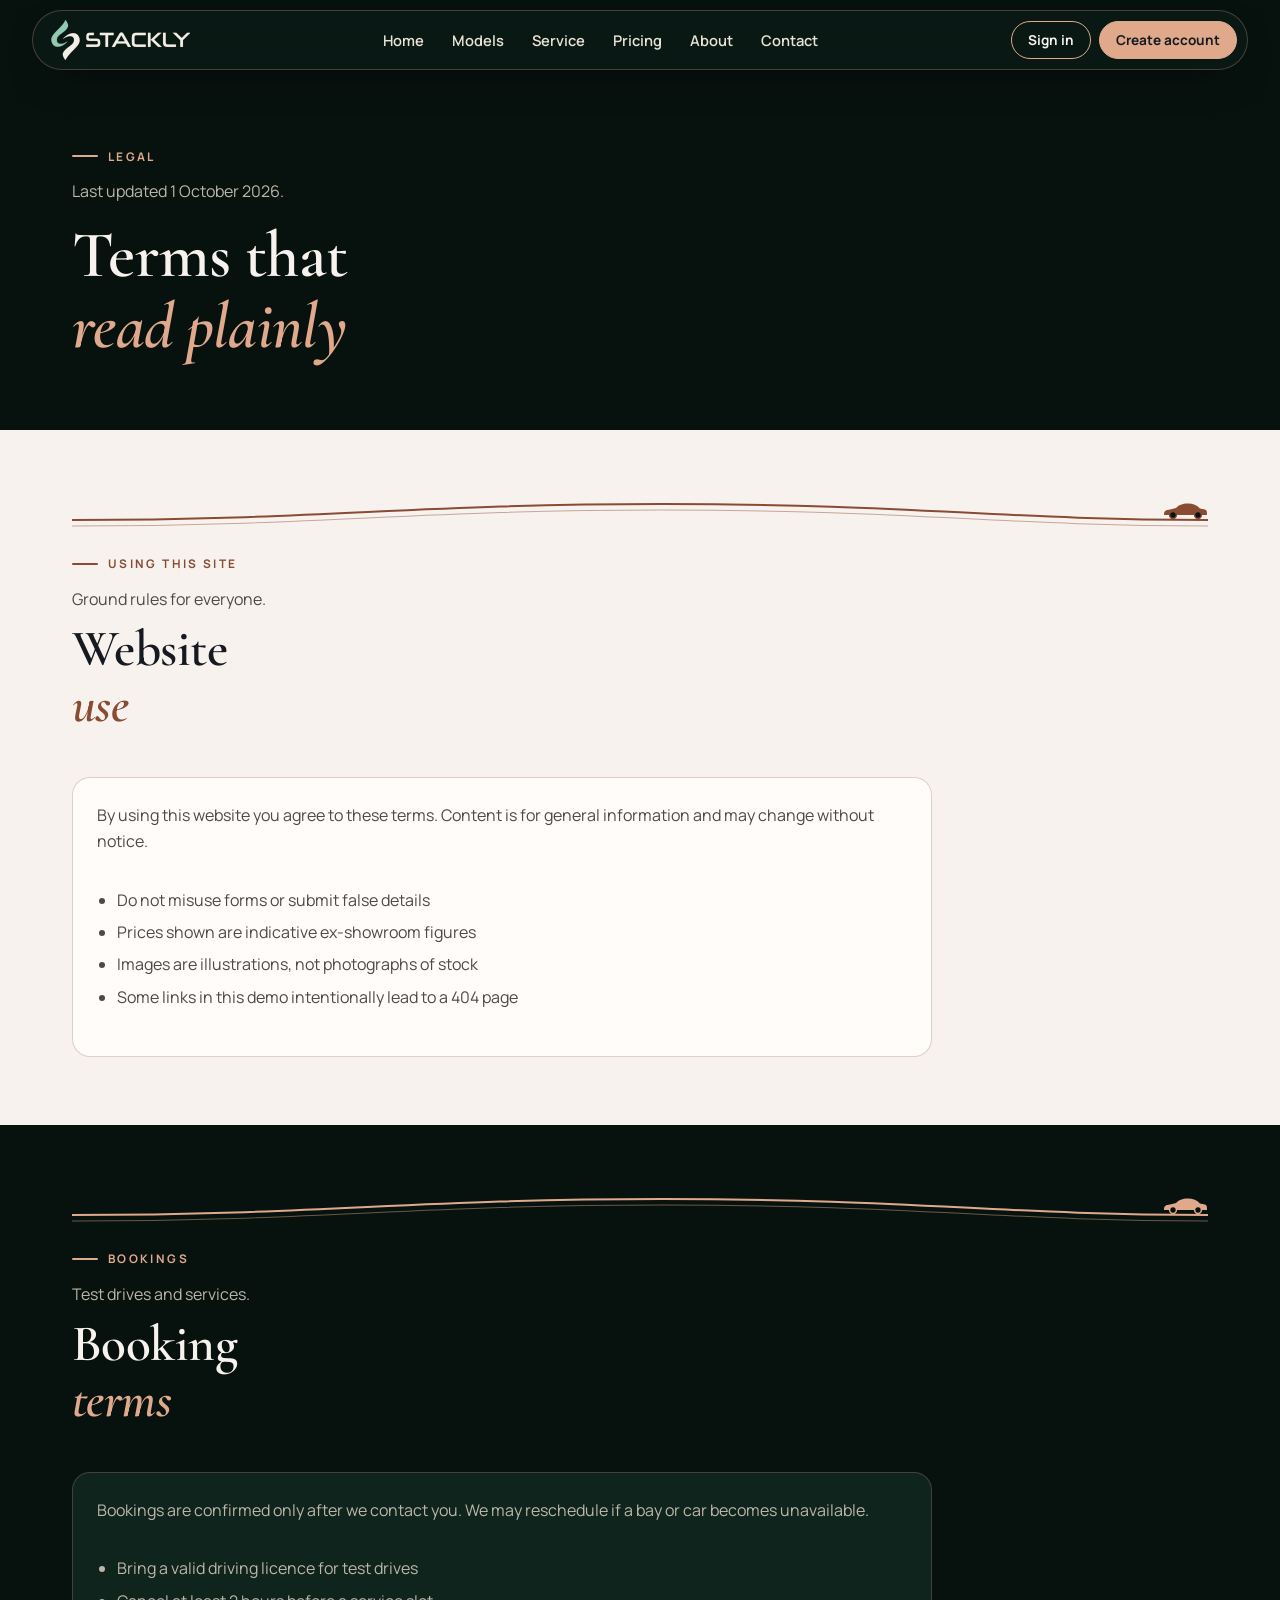
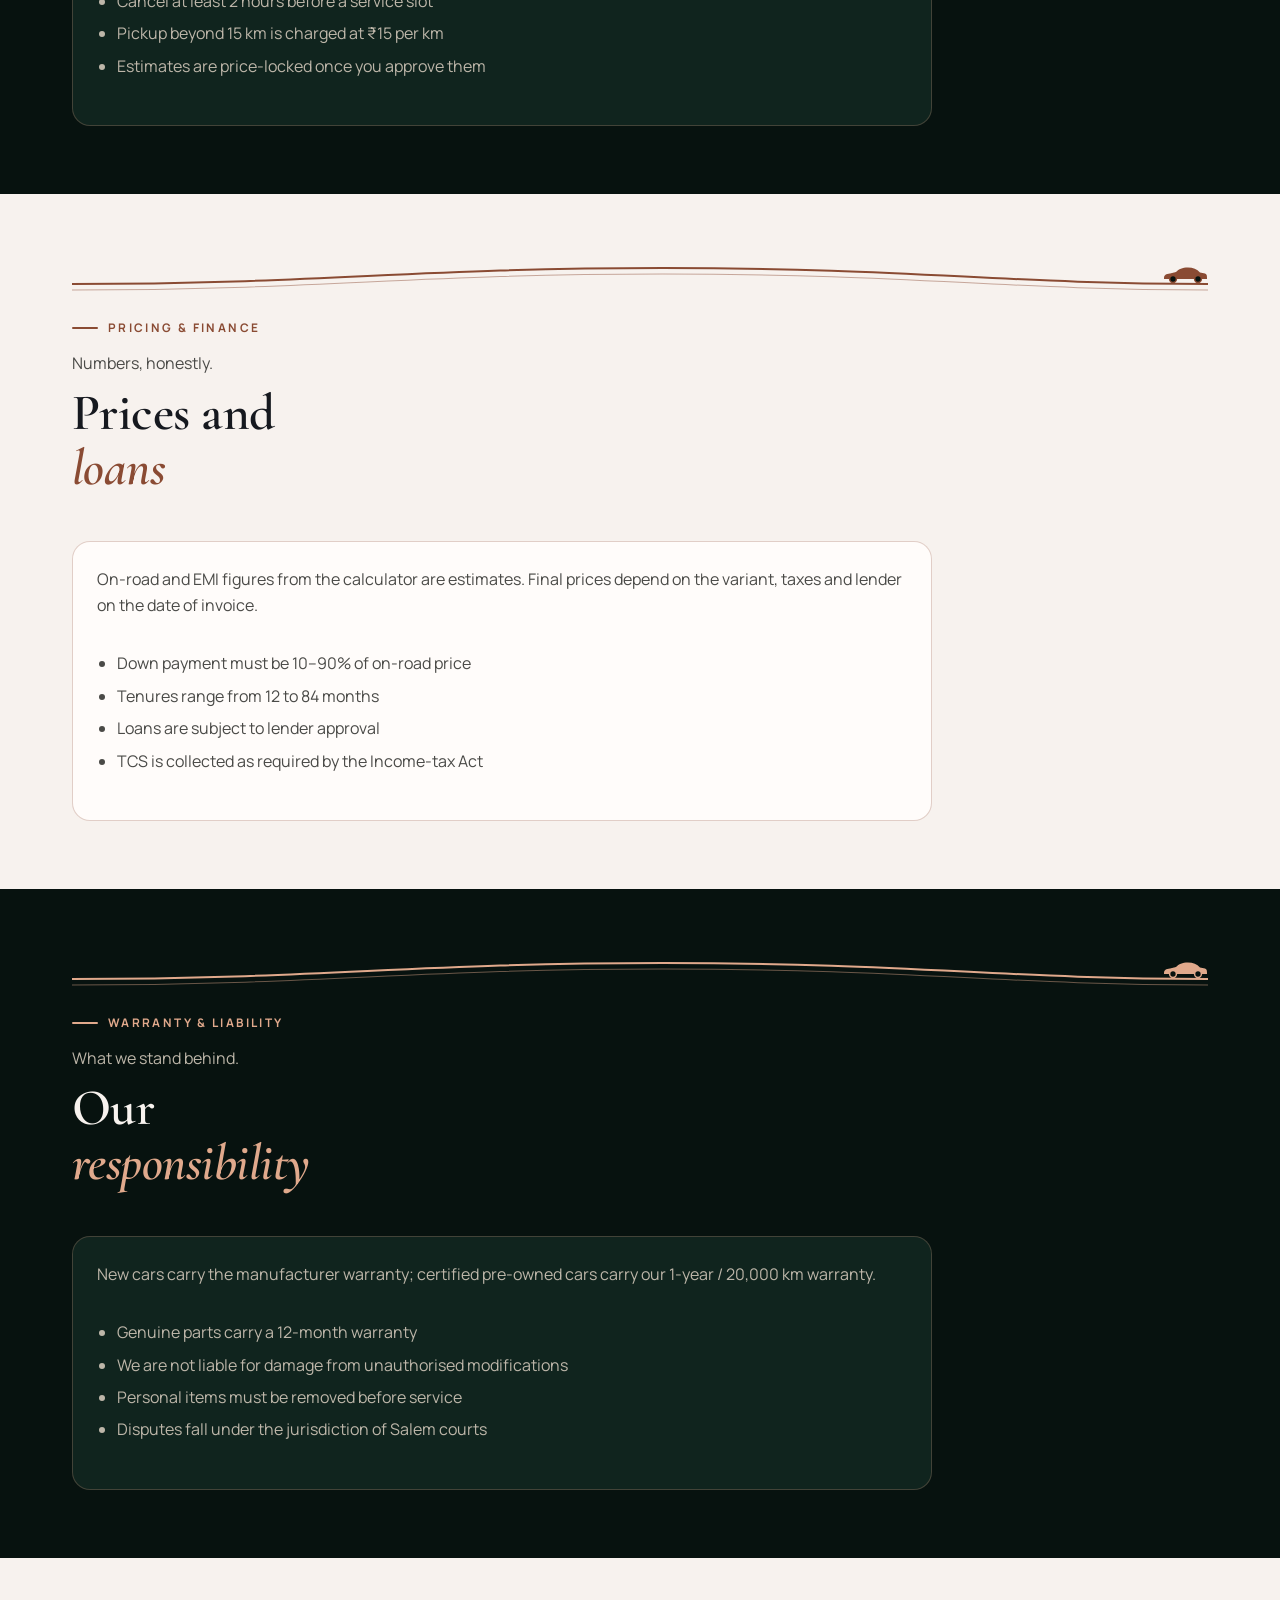
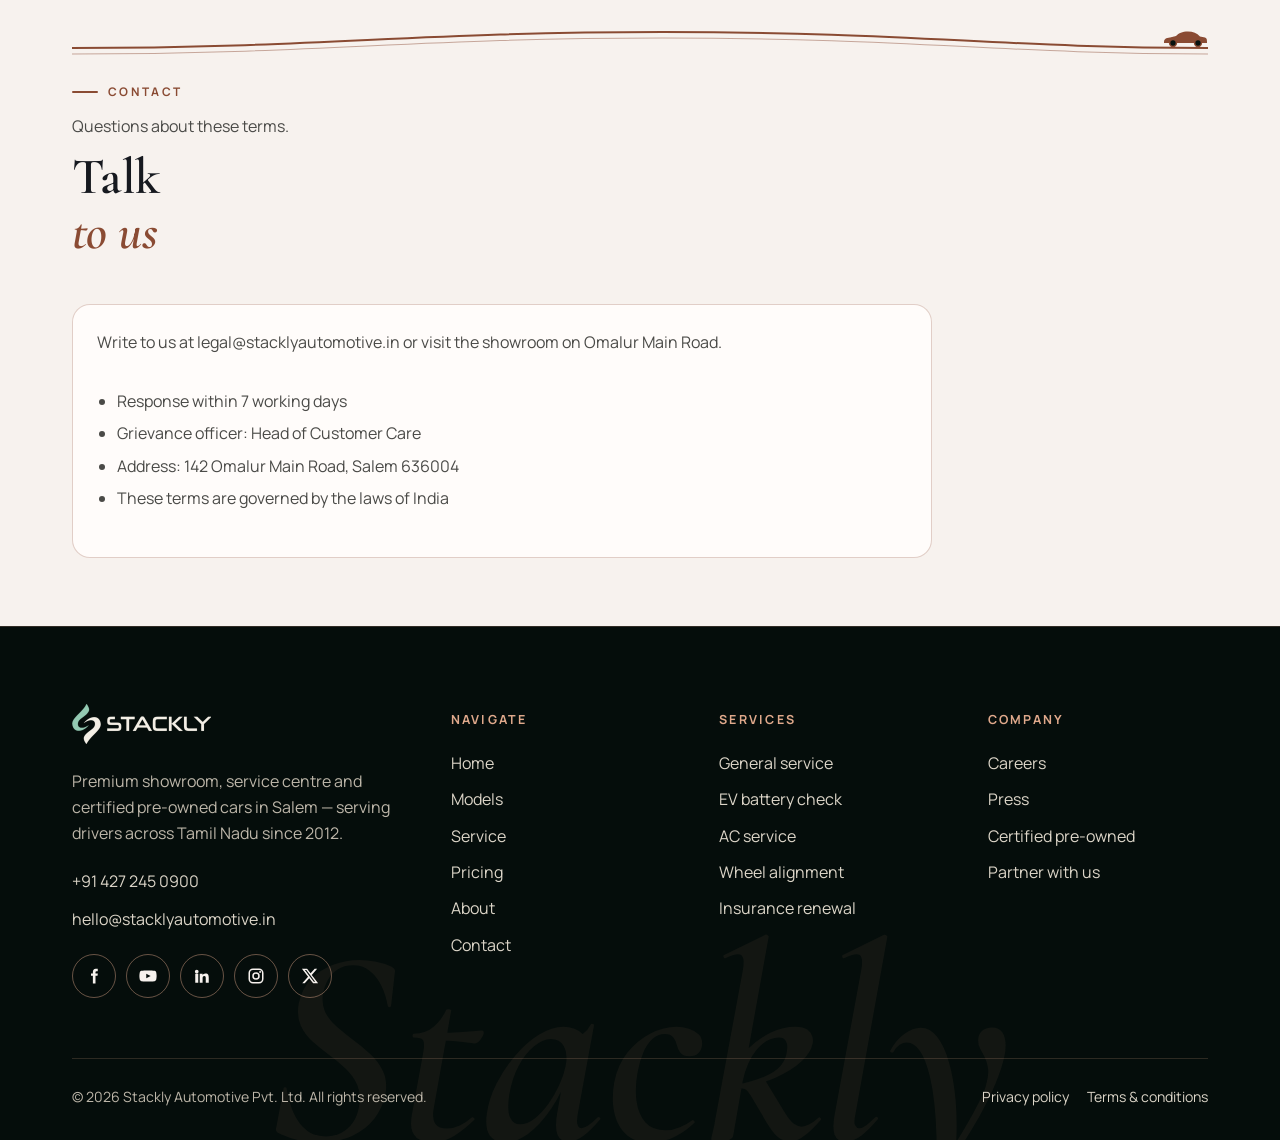
<file: terms-conditions.html>
<!doctype html><html lang="en-IN"><head><meta charset="utf-8"><meta name="viewport" content="width=device-width,initial-scale=1"><title>Terms &amp; conditions — Stackly Automotive</title><meta name="description" content="Terms &amp; conditions — Stackly Automotive"><meta name="theme-color" content="#07120F"><link rel="icon" type="image/webp" href="favicon.webp"><link rel="stylesheet" href="styles.css"></head><body class=""><a class="skip" href="#main">Skip to content</a><header class="hdr"><div class="hdr-in"><a class="logo" href="index.html" aria-label="Stackly Automotive home"><img src="logo-light.webp" alt="Stackly" width="139" height="40"></a><nav aria-label="Main"><ul class="nav"><li><a href="index.html">Home</a></li><li><a href="models.html">Models</a></li><li><a href="service.html">Service</a></li><li><a href="pricing.html">Pricing</a></li><li><a href="about.html">About</a></li><li><a href="contact.html">Contact</a></li></ul></nav><div class="hdr-cta"><a class="btn ghost sm" href="signin.html">Sign in</a><a class="btn sm" href="signup.html">Create account</a></div><button class="burger" type="button" aria-label="Open menu" aria-expanded="false" aria-controls="mmenu"><span></span><span></span><span></span></button></div></header><div class="mmenu" id="mmenu"><nav aria-label="Mobile"><ul><li><a href="index.html">Home</a></li><li><a href="models.html">Models</a></li><li><a href="service.html">Service</a></li><li><a href="pricing.html">Pricing</a></li><li><a href="about.html">About</a></li><li><a href="contact.html">Contact</a></li></ul></nav><div class="mm-cta"><a class="btn ghost" href="signin.html">Sign in</a><a class="btn" href="signup.html">Create account</a></div></div><main id="main"><section class="sec s-dark "><div class="wrap"><span class="lbl" data-r="up">Legal</span><p class="intro mute" data-r="up">Last updated 1 October 2026.</p><h1 data-r="up">Terms that <em>read plainly</em></h1></div></section><section class="sec s-light "><div class="wrap"><div class="stripe" data-fx="stripe" aria-hidden="true"><svg viewBox="0 0 1000 34" preserveAspectRatio="none"><path class="ln" pathLength="1" d="M0 22 C220 22 300 6 520 6 S820 22 1000 22"/><path class="ln2" pathLength="1" d="M0 28 C220 28 300 12 520 12 S820 28 1000 28"/></svg><svg class="mini" viewBox="0 0 46 20" aria-hidden="true"><path fill="currentColor" d="M2 14 C2 11 4 10 8 9.5 L14 8 C17 5 20 3.5 26 3.5 C31 3.5 35 5 38 8.5 L43 9.5 C45 10 45 12 45 15 L2 15 Z"/><circle cx="11" cy="15" r="3.4" fill="#07120F" stroke="currentColor" stroke-width="1.5"/><circle cx="36" cy="15" r="3.4" fill="#07120F" stroke="currentColor" stroke-width="1.5"/></svg></div><div class="sh" data-r="up"><span class="lbl">Using this site</span><p class="intro">Ground rules for everyone.</p><h2>Website <em>use</em></h2></div><div class="legal card" data-r="up" style="max-width:860px"><p class="mute">By using this website you agree to these terms. Content is for general information and may change without notice.</p><ul><li>Do not misuse forms or submit false details</li><li>Prices shown are indicative ex-showroom figures</li><li>Images are illustrations, not photographs of stock</li><li>Some links in this demo intentionally lead to a 404 page</li></ul></div></div></section><section class="sec s-dark "><div class="wrap"><div class="stripe" data-fx="stripe" aria-hidden="true"><svg viewBox="0 0 1000 34" preserveAspectRatio="none"><path class="ln" pathLength="1" d="M0 22 C220 22 300 6 520 6 S820 22 1000 22"/><path class="ln2" pathLength="1" d="M0 28 C220 28 300 12 520 12 S820 28 1000 28"/></svg><svg class="mini" viewBox="0 0 46 20" aria-hidden="true"><path fill="currentColor" d="M2 14 C2 11 4 10 8 9.5 L14 8 C17 5 20 3.5 26 3.5 C31 3.5 35 5 38 8.5 L43 9.5 C45 10 45 12 45 15 L2 15 Z"/><circle cx="11" cy="15" r="3.4" fill="#07120F" stroke="currentColor" stroke-width="1.5"/><circle cx="36" cy="15" r="3.4" fill="#07120F" stroke="currentColor" stroke-width="1.5"/></svg></div><div class="sh" data-r="up"><span class="lbl">Bookings</span><p class="intro">Test drives and services.</p><h2>Booking <em>terms</em></h2></div><div class="legal card" data-r="up" style="max-width:860px"><p class="mute">Bookings are confirmed only after we contact you. We may reschedule if a bay or car becomes unavailable.</p><ul><li>Bring a valid driving licence for test drives</li><li>Cancel at least 2 hours before a service slot</li><li>Pickup beyond 15 km is charged at ₹15 per km</li><li>Estimates are price-locked once you approve them</li></ul></div></div></section><section class="sec s-light "><div class="wrap"><div class="stripe" data-fx="stripe" aria-hidden="true"><svg viewBox="0 0 1000 34" preserveAspectRatio="none"><path class="ln" pathLength="1" d="M0 22 C220 22 300 6 520 6 S820 22 1000 22"/><path class="ln2" pathLength="1" d="M0 28 C220 28 300 12 520 12 S820 28 1000 28"/></svg><svg class="mini" viewBox="0 0 46 20" aria-hidden="true"><path fill="currentColor" d="M2 14 C2 11 4 10 8 9.5 L14 8 C17 5 20 3.5 26 3.5 C31 3.5 35 5 38 8.5 L43 9.5 C45 10 45 12 45 15 L2 15 Z"/><circle cx="11" cy="15" r="3.4" fill="#07120F" stroke="currentColor" stroke-width="1.5"/><circle cx="36" cy="15" r="3.4" fill="#07120F" stroke="currentColor" stroke-width="1.5"/></svg></div><div class="sh" data-r="up"><span class="lbl">Pricing & finance</span><p class="intro">Numbers, honestly.</p><h2>Prices and <em>loans</em></h2></div><div class="legal card" data-r="up" style="max-width:860px"><p class="mute">On-road and EMI figures from the calculator are estimates. Final prices depend on the variant, taxes and lender on the date of invoice.</p><ul><li>Down payment must be 10–90% of on-road price</li><li>Tenures range from 12 to 84 months</li><li>Loans are subject to lender approval</li><li>TCS is collected as required by the Income-tax Act</li></ul></div></div></section><section class="sec s-dark "><div class="wrap"><div class="stripe" data-fx="stripe" aria-hidden="true"><svg viewBox="0 0 1000 34" preserveAspectRatio="none"><path class="ln" pathLength="1" d="M0 22 C220 22 300 6 520 6 S820 22 1000 22"/><path class="ln2" pathLength="1" d="M0 28 C220 28 300 12 520 12 S820 28 1000 28"/></svg><svg class="mini" viewBox="0 0 46 20" aria-hidden="true"><path fill="currentColor" d="M2 14 C2 11 4 10 8 9.5 L14 8 C17 5 20 3.5 26 3.5 C31 3.5 35 5 38 8.5 L43 9.5 C45 10 45 12 45 15 L2 15 Z"/><circle cx="11" cy="15" r="3.4" fill="#07120F" stroke="currentColor" stroke-width="1.5"/><circle cx="36" cy="15" r="3.4" fill="#07120F" stroke="currentColor" stroke-width="1.5"/></svg></div><div class="sh" data-r="up"><span class="lbl">Warranty & liability</span><p class="intro">What we stand behind.</p><h2>Our <em>responsibility</em></h2></div><div class="legal card" data-r="up" style="max-width:860px"><p class="mute">New cars carry the manufacturer warranty; certified pre-owned cars carry our 1-year / 20,000 km warranty.</p><ul><li>Genuine parts carry a 12-month warranty</li><li>We are not liable for damage from unauthorised modifications</li><li>Personal items must be removed before service</li><li>Disputes fall under the jurisdiction of Salem courts</li></ul></div></div></section><section class="sec s-light "><div class="wrap"><div class="stripe" data-fx="stripe" aria-hidden="true"><svg viewBox="0 0 1000 34" preserveAspectRatio="none"><path class="ln" pathLength="1" d="M0 22 C220 22 300 6 520 6 S820 22 1000 22"/><path class="ln2" pathLength="1" d="M0 28 C220 28 300 12 520 12 S820 28 1000 28"/></svg><svg class="mini" viewBox="0 0 46 20" aria-hidden="true"><path fill="currentColor" d="M2 14 C2 11 4 10 8 9.5 L14 8 C17 5 20 3.5 26 3.5 C31 3.5 35 5 38 8.5 L43 9.5 C45 10 45 12 45 15 L2 15 Z"/><circle cx="11" cy="15" r="3.4" fill="#07120F" stroke="currentColor" stroke-width="1.5"/><circle cx="36" cy="15" r="3.4" fill="#07120F" stroke="currentColor" stroke-width="1.5"/></svg></div><div class="sh" data-r="up"><span class="lbl">Contact</span><p class="intro">Questions about these terms.</p><h2>Talk <em>to us</em></h2></div><div class="legal card" data-r="up" style="max-width:860px"><p class="mute">Write to us at legal@stacklyautomotive.in or visit the showroom on Omalur Main Road.</p><ul><li>Response within 7 working days</li><li>Grievance officer: Head of Customer Care</li><li>Address: 142 Omalur Main Road, Salem 636004</li><li>These terms are governed by the laws of India</li></ul></div></div></section></main><footer class="ftr"><div class="wrap"><div class="ftr-grid"><div class="ftr-brand"><a class="logo" href="index.html" aria-label="Stackly Automotive home"><img src="logo-light.webp" alt="Stackly" width="139" height="40"></a><p>Premium showroom, service centre and certified pre-owned cars in Salem — serving drivers across Tamil Nadu since 2012.</p><div class="ftr-contact"><a href="tel:+914272450900">+91 427 245 0900</a><a href="mailto:hello@stacklyautomotive.in">hello@stacklyautomotive.in</a></div><div class="social"><a href="https://www.facebook.com/stacklyautomotive" aria-label="Stackly Automotive on Facebook"><svg viewBox="0 0 24 24" aria-hidden="true"><path fill="currentColor" d="M14 8.5V6.8c0-.8.5-1.3 1.4-1.3H17V2.2h-2.6C11.6 2.2 10.5 4 10.5 6.5v2H8v3.3h2.5V22H14V11.8h2.7l.4-3.3z"/></svg></a><a href="https://www.youtube.com/stacklyautomotive" aria-label="Stackly Automotive on YouTube"><svg viewBox="0 0 24 24" aria-hidden="true"><path fill="currentColor" d="M23 7.2a3 3 0 0 0-2.1-2.1C19 4.6 12 4.6 12 4.6s-7 0-8.9.5A3 3 0 0 0 1 7.2 31 31 0 0 0 .5 12a31 31 0 0 0 .5 4.8 3 3 0 0 0 2.1 2.1c1.9.5 8.9.5 8.9.5s7 0 8.9-.5a3 3 0 0 0 2.1-2.1 31 31 0 0 0 .5-4.8 31 31 0 0 0-.5-4.8zM9.7 15.1V8.9l5.8 3.1z"/></svg></a><a href="https://www.linkedin.com/stacklyautomotive" aria-label="Stackly Automotive on LinkedIn"><svg viewBox="0 0 24 24" aria-hidden="true"><path fill="currentColor" d="M4.98 3.5a2.5 2.5 0 1 1 0 5 2.5 2.5 0 0 1 0-5zM3 9h4v12H3zM9 9h3.8v1.7h.05c.53-1 1.83-2.05 3.77-2.05C20.6 8.65 21 11.2 21 14.4V21h-4v-5.8c0-1.4 0-3.2-1.95-3.2-1.95 0-2.25 1.5-2.25 3.1V21H9z"/></svg></a><a href="https://www.instagram.com/stacklyautomotive" aria-label="Stackly Automotive on Instagram"><svg viewBox="0 0 24 24" aria-hidden="true"><rect x="3" y="3" width="18" height="18" rx="5" fill="none" stroke="currentColor" stroke-width="2"/><circle cx="12" cy="12" r="4" fill="none" stroke="currentColor" stroke-width="2"/><circle cx="17.5" cy="6.5" r="1.3" fill="currentColor"/></svg></a><a href="https://www.x.com/stacklyautomotive" aria-label="Stackly Automotive on X"><svg viewBox="0 0 24 24" aria-hidden="true"><path fill="currentColor" d="M18.24 2.25h3.31l-7.23 8.26 8.5 11.24h-6.66l-5.21-6.82-5.97 6.82H1.67l7.73-8.84L1.25 2.25h6.83l4.71 6.23zm-1.16 17.52h1.83L7.08 4.13H5.12z"/></svg></a></div></div><div><h4>Navigate</h4><ul class="fnav"><li><a href="index.html">Home</a></li><li><a href="models.html">Models</a></li><li><a href="service.html">Service</a></li><li><a href="pricing.html">Pricing</a></li><li><a href="about.html">About</a></li><li><a href="contact.html">Contact</a></li></ul></div><div><h4>Services</h4><ul><li><a href="services/general.html">General service</a></li><li><a href="services/ev.html">EV battery check</a></li><li><a href="services/ac.html">AC service</a></li><li><a href="services/align.html">Wheel alignment</a></li><li><a href="services/insurance.html">Insurance renewal</a></li></ul></div><div><h4>Company</h4><ul><li><a href="company/careers.html">Careers</a></li><li><a href="company/press.html">Press</a></li><li><a href="company/preowned.html">Certified pre-owned</a></li><li><a href="company/dealers.html">Partner with us</a></li></ul></div></div><div class="ftr-bar"><span>© <span id="year">2026</span> Stackly Automotive Pvt. Ltd. All rights reserved.</span><nav aria-label="Legal"><a href="privacy-policy.html">Privacy policy</a><a href="terms-conditions.html">Terms &amp; conditions</a></nav></div></div></footer><div class="splash" aria-hidden="true"><img src="logo-light.webp" alt="" width="139" height="40"></div><script src="script.js" defer></script></body></html>
</file>
<file: styles.css>
@font-face{font-family:'Manrope';font-style:normal;font-weight:400;font-display:swap;src:url([data-uri]) format('woff2');unicode-range:U+0000-00FF,U+0131,U+0152-0153,U+02BB-02BC,U+02C6,U+02DA,U+02DC,U+0304,U+0308,U+0329,U+2000-206F,U+20AC,U+2122,U+2191,U+2193,U+2212,U+2215,U+FEFF,U+FFFD}
@font-face{font-family:'Manrope';font-style:normal;font-weight:400;font-display:swap;src:url([data-uri]) format('woff2');unicode-range:U+0100-02BA,U+02BD-02C5,U+02C7-02CC,U+02CE-02D7,U+02DD-02FF,U+0304,U+0308,U+0329,U+1D00-1DBF,U+1E00-1E9F,U+1EF2-1EFF,U+2020,U+20A0-20AB,U+20AD-20C0,U+2113,U+2C60-2C7F,U+A720-A7FF}
@font-face{font-family:'Manrope';font-style:normal;font-weight:600;font-display:swap;src:url([data-uri]) format('woff2');unicode-range:U+0000-00FF,U+0131,U+0152-0153,U+02BB-02BC,U+02C6,U+02DA,U+02DC,U+0304,U+0308,U+0329,U+2000-206F,U+20AC,U+2122,U+2191,U+2193,U+2212,U+2215,U+FEFF,U+FFFD}
@font-face{font-family:'Manrope';font-style:normal;font-weight:600;font-display:swap;src:url([data-uri]) format('woff2');unicode-range:U+0100-02BA,U+02BD-02C5,U+02C7-02CC,U+02CE-02D7,U+02DD-02FF,U+0304,U+0308,U+0329,U+1D00-1DBF,U+1E00-1E9F,U+1EF2-1EFF,U+2020,U+20A0-20AB,U+20AD-20C0,U+2113,U+2C60-2C7F,U+A720-A7FF}
@font-face{font-family:'Manrope';font-style:normal;font-weight:700;font-display:swap;src:url([data-uri]) format('woff2');unicode-range:U+0000-00FF,U+0131,U+0152-0153,U+02BB-02BC,U+02C6,U+02DA,U+02DC,U+0304,U+0308,U+0329,U+2000-206F,U+20AC,U+2122,U+2191,U+2193,U+2212,U+2215,U+FEFF,U+FFFD}
@font-face{font-family:'Manrope';font-style:normal;font-weight:700;font-display:swap;src:url([data-uri]) format('woff2');unicode-range:U+0100-02BA,U+02BD-02C5,U+02C7-02CC,U+02CE-02D7,U+02DD-02FF,U+0304,U+0308,U+0329,U+1D00-1DBF,U+1E00-1E9F,U+1EF2-1EFF,U+2020,U+20A0-20AB,U+20AD-20C0,U+2113,U+2C60-2C7F,U+A720-A7FF}
@font-face{font-family:'Cormorant Garamond';font-style:normal;font-weight:600;font-display:swap;src:url([data-uri]) format('woff2');unicode-range:U+0000-00FF,U+0131,U+0152-0153,U+02BB-02BC,U+02C6,U+02DA,U+02DC,U+0304,U+0308,U+0329,U+2000-206F,U+20AC,U+2122,U+2191,U+2193,U+2212,U+2215,U+FEFF,U+FFFD}
@font-face{font-family:'Cormorant Garamond';font-style:normal;font-weight:600;font-display:swap;src:url([data-uri]) format('woff2');unicode-range:U+0100-02BA,U+02BD-02C5,U+02C7-02CC,U+02CE-02D7,U+02DD-02FF,U+0304,U+0308,U+0329,U+1D00-1DBF,U+1E00-1E9F,U+1EF2-1EFF,U+2020,U+20A0-20AB,U+20AD-20C0,U+2113,U+2C60-2C7F,U+A720-A7FF}
@font-face{font-family:'Cormorant Garamond';font-style:italic;font-weight:600;font-display:swap;src:url([data-uri]) format('woff2');unicode-range:U+0000-00FF,U+0131,U+0152-0153,U+02BB-02BC,U+02C6,U+02DA,U+02DC,U+0304,U+0308,U+0329,U+2000-206F,U+20AC,U+2122,U+2191,U+2193,U+2212,U+2215,U+FEFF,U+FFFD}
@font-face{font-family:'Cormorant Garamond';font-style:italic;font-weight:600;font-display:swap;src:url([data-uri]) format('woff2');unicode-range:U+0100-02BA,U+02BD-02C5,U+02C7-02CC,U+02CE-02D7,U+02DD-02FF,U+0304,U+0308,U+0329,U+1D00-1DBF,U+1E00-1E9F,U+1EF2-1EFF,U+2020,U+20A0-20AB,U+20AD-20C0,U+2113,U+2C60-2C7F,U+A720-A7FF}
/* ===== Stackly Automotive — Midnight & Champagne ===== */
:root{
  --onyx:#07120F;--night:#0B1A16;--panel:#10241E;--champ:#E0A98C;--champ-l:#F2CDB8;--gold-d:#8A4B33;--ivory:#F7F2EE;--ink:#16191F;
  --serif:'Cormorant Garamond',Georgia,serif;--sans:'Manrope',system-ui,sans-serif;
  --r:18px;--r-sm:12px;--ease:cubic-bezier(.22,.8,.24,1);
  --wrap:1200px;--gut:clamp(14px,4vw,32px);--sec:clamp(40px,5.5vw,68px);
  --ok:#1E6A45;--warn:#8A5300;--err:#A3302F;--prog:#2C4E7A;--neu:#4B4F58;
}
/* Surface palettes — every component reads these */
.s-dark{--bg:var(--onyx);--fg:#F7F2EE;--mute:#BDB6A9;--acc:#E0A98C;--card:#10241E;--card2:#163029;--line:rgba(224,169,140,.24);--field:#0A1714;--fieldfg:#F7F2EE}
.s-night{--bg:var(--night);--fg:#F7F2EE;--mute:#BDB6A9;--acc:#E0A98C;--card:#12281F;--card2:#1A3329;--line:rgba(224,169,140,.24);--field:#0A1714;--fieldfg:#F7F2EE}
.s-light{--bg:var(--ivory);--fg:#16191F;--mute:#4A4A47;--acc:#8A4B33;--card:#FFFCFA;--card2:#FAF3EE;--line:rgba(138,75,51,.26);--field:#FFFFFF;--fieldfg:#16191F}
*,*::before,*::after{box-sizing:border-box}
[hidden]{display:none!important}
html{-webkit-text-size-adjust:100%;scroll-behavior:smooth;overflow-x:clip}
@media (prefers-reduced-motion:reduce){html{scroll-behavior:auto}}
body{margin:0;font-family:var(--sans);font-size:16px;line-height:1.65;background:var(--onyx);color:#F7F2EE;overflow-x:clip;min-width:240px}
body.page-in main,body.page-in .auth{animation:pageIn .55s var(--ease) both}
@keyframes pageIn{from{opacity:0}to{opacity:1}}
body.page-out main,body.page-out .auth,body.page-out .dash{opacity:0;transition:opacity .22s}
img,svg{max-width:100%;display:block}
a{color:inherit}
button,input,select,textarea{font:inherit;color:inherit}
:focus-visible{outline:2px solid var(--champ);outline-offset:3px;border-radius:6px}
.sr{position:absolute!important;width:1px;height:1px;overflow:hidden;clip:rect(0 0 0 0);white-space:nowrap}
.skip{position:absolute;left:12px;top:-60px;z-index:200;background:var(--champ);color:var(--ink);padding:8px 14px;border-radius:10px;font-weight:700}
.skip:focus{top:12px}
section,.sec{background:var(--bg);color:var(--fg);position:relative}
.sec{padding:var(--sec) 0}
.wrap{max-width:var(--wrap);margin:0 auto;padding:0 var(--gut)}
.wrap>:last-child{margin-bottom:0}
h1,h2,h3{font-family:var(--serif);font-weight:600;line-height:1.08;margin:0;letter-spacing:-.01em;overflow-wrap:anywhere}
h1{font-size:clamp(1.55rem,.9rem + 4vw,4.6rem)}
h2{font-size:clamp(1.4rem,.85rem + 3vw,3.2rem)}
h3{font-size:clamp(1.2rem,1rem + .8vw,1.6rem);line-height:1.2}
h1 em,h2 em,h3 em{font-style:italic;color:var(--acc);display:block}
p{margin:0 0 1em}
.mute{color:var(--mute)}
.lead{font-size:clamp(1rem,.95rem + .3vw,1.15rem);color:var(--mute)}
/* Section header formula */
.sh{max-width:760px;margin-bottom:clamp(26px,4vw,44px)}
.sh.c{margin-left:auto;margin-right:auto;text-align:center}
.lbl{display:inline-flex;align-items:center;gap:10px;font-size:.74rem;font-weight:700;letter-spacing:.2em;text-transform:uppercase;color:var(--acc);margin-bottom:12px}
.lbl::before{content:"";width:26px;height:2px;background:var(--acc);border-radius:2px}
.sh .intro{color:var(--mute);margin:0 0 10px;font-size:1rem}
/* ===== Buttons ===== */
.btn{--bb:var(--champ);--bf:var(--ink);position:relative;overflow:hidden;display:inline-flex;align-items:center;justify-content:center;gap:10px;min-height:46px;padding:11px 22px;border-radius:999px;border:1.5px solid var(--bb);background:var(--bb);color:var(--bf);font-weight:700;font-size:.95rem;text-decoration:none;cursor:pointer;transition:transform .25s var(--ease),box-shadow .25s,background .25s,color .25s;white-space:nowrap;max-width:100%}
.btn::after{content:"";position:absolute;inset:0;background:linear-gradient(105deg,transparent 30%,rgba(255,255,255,.55) 50%,transparent 70%);transform:translateX(-120%);transition:transform .7s var(--ease);pointer-events:none}
.btn:hover::after{transform:translateX(120%)}
.btn:hover{box-shadow:0 10px 30px -10px rgba(224,169,140,.7);background:var(--champ-l);border-color:var(--champ-l)}
.btn.ghost{background:transparent;color:var(--fg);border-color:var(--acc)}
.btn.ghost:hover{background:var(--acc);color:var(--bg)}
.s-light .btn.ghost:hover{color:#FFFCFA}
.btn.sm{min-height:36px;padding:7px 16px;font-size:.85rem}
.btn[disabled]{opacity:.55;cursor:not-allowed}
@media (max-width:380px){.btn{white-space:normal;text-align:center}}
.link{color:var(--acc);font-weight:700;text-decoration:none;border-bottom:1.5px solid transparent;transition:border-color .2s,color .2s}
.link:hover{border-color:currentColor}
/* ===== Header ===== */
.hdr{position:sticky;top:10px;z-index:60;margin:10px var(--gut) 0;--fg:#F7F2EE;--acc:#E0A98C}
.hdr-in{max-width:1320px;margin:0 auto;display:flex;align-items:center;gap:14px;padding:8px 10px 8px 18px;border-radius:999px;background:rgba(11,26,22,.86);backdrop-filter:blur(14px);-webkit-backdrop-filter:blur(14px);border:1px solid rgba(224,169,140,.28);box-shadow:0 16px 40px -20px rgba(0,0,0,.8)}
.logo{display:inline-flex;align-items:center;flex:0 0 auto;border-radius:10px;transition:opacity .2s,transform .25s}
.logo:hover{opacity:.85;transform:translateY(-1px)}
.logo img{height:40px;width:auto;max-width:none}
.nav{display:flex;gap:2px;margin:0;list-style:none;padding:0}
.hdr-in>nav{flex:1 1 auto;display:flex;justify-content:center;min-width:0}
@media (max-width:1099px){.hdr-in>nav{display:none}}
.nav a{display:block;padding:9px 13px;border-radius:999px;text-decoration:none;font-weight:600;font-size:.92rem;color:#E9E3D8;transition:background .2s,color .2s;white-space:nowrap}
.nav a:hover{background:rgba(224,169,140,.14);color:#fff}
.nav a[aria-current=page]{background:var(--champ);color:var(--ink)}
.hdr-cta{display:flex;gap:8px;align-items:center;flex:0 0 auto}
.burger{display:none;margin-left:auto;width:44px;height:44px;border-radius:50%;border:1px solid rgba(224,169,140,.45);background:transparent;cursor:pointer;position:relative;flex:0 0 44px;transition:background .2s}
.burger:hover{background:rgba(224,169,140,.16)}
.burger span{position:absolute;left:12px;right:12px;height:2px;background:#F7F2EE;border-radius:2px;transition:transform .3s var(--ease),opacity .2s}
.burger span:nth-child(1){top:15px}.burger span:nth-child(2){top:21px}.burger span:nth-child(3){top:27px}
.menu-open .burger span:nth-child(1){transform:translateY(6px) rotate(45deg)}
.menu-open .burger span:nth-child(2){opacity:0}
.menu-open .burger span:nth-child(3){transform:translateY(-6px) rotate(-45deg)}
@media (max-width:1099px){.nav,.hdr-cta{display:none}.burger{display:block}}
@media (max-width:300px){.hdr{margin:8px 6px 0}.hdr-in{padding:6px 6px 6px 10px;gap:6px}}
.mmenu{position:fixed;inset:0;z-index:55;background:radial-gradient(circle at 80% 0,#163029,#07120F 70%);color:#F7F2EE;clip-path:circle(0 at var(--cx,92%) var(--cy,40px));transition:clip-path .6s var(--ease),visibility 0s .6s;visibility:hidden;overflow-y:auto;padding:96px var(--gut) 40px}
.menu-open .mmenu{clip-path:circle(150% at var(--cx,92%) var(--cy,40px));visibility:visible;transition:clip-path .6s var(--ease)}
.mmenu ul{list-style:none;margin:0 0 24px;padding:0}
.mmenu li a{display:block;font-family:var(--serif);font-size:clamp(1.6rem,1rem + 4vw,2.4rem);padding:8px 0;text-decoration:none;border-bottom:1px solid rgba(224,169,140,.18);transition:color .2s,padding .25s}
.mmenu li a:hover,.mmenu li a[aria-current=page]{color:var(--champ);padding-left:10px}
.mmenu .mm-cta{display:flex;flex-wrap:wrap;gap:10px}
.menu-open{overflow:hidden}
/* Splash */
.splash{position:fixed;inset:0;z-index:300;background:#07120F;display:grid;place-items:center;opacity:0;visibility:hidden;transition:opacity .35s,visibility 0s .35s}
.splash.on{opacity:1;visibility:visible;transition:opacity .35s}
.splash img{height:40px;width:auto}
/* ===== Footer ===== */
.ftr{position:relative;overflow:hidden;background:#050D0B;color:#F7F2EE;--fg:#F7F2EE;--mute:#BDB6A9;--acc:#E0A98C;padding:clamp(48px,6vw,80px) 0 0;border-top:1px solid rgba(224,169,140,.2)}
.ftr::before{content:"Stackly";position:absolute;left:50%;bottom:-.18em;transform:translateX(-50%);font-family:var(--serif);font-style:italic;font-size:clamp(5rem,22vw,20rem);line-height:1;color:rgba(224,169,140,.06);pointer-events:none;white-space:nowrap}
.ftr-grid{position:relative;display:grid;grid-template-columns:1.5fr repeat(3,1fr);gap:clamp(24px,4vw,48px)}
.ftr-brand p{color:var(--mute);max-width:340px;margin:16px 0}
.ftr h4{font-size:.78rem;letter-spacing:.18em;text-transform:uppercase;color:var(--champ);margin:6px 0 14px}
.ftr ul{list-style:none;margin:0;padding:0}
.ftr li a,.ftr-contact a{display:inline-block;padding:5px 0;color:#DCD5C8;text-decoration:none;transition:color .2s,transform .25s}
.ftr li a:hover,.ftr-contact a:hover{color:var(--champ-l);transform:translateX(4px)}
.ftr-contact{display:flex;flex-direction:column;gap:2px;margin-bottom:16px}
.social{display:flex;gap:10px;flex-wrap:wrap}
.social a{width:44px;height:44px;border-radius:50%;display:grid;place-items:center;border:1px solid rgba(224,169,140,.45);color:#F7F2EE;transition:background .25s,color .25s,transform .25s}
.social a:hover{background:var(--champ);color:var(--ink);transform:translateY(-3px)}
.social svg{width:18px;height:18px}
.ftr-bar{position:relative;display:flex;justify-content:space-between;align-items:center;gap:12px 24px;flex-wrap:wrap;border-top:1px solid rgba(224,169,140,.18);margin-top:clamp(36px,5vw,60px);padding:20px 0 26px;color:var(--mute);font-size:.88rem}
.ftr-bar nav{display:flex;gap:18px;flex-wrap:wrap;margin-left:auto}
.ftr-bar a{color:#DCD5C8;text-decoration:none;padding:6px 0;transition:color .2s}
.ftr-bar a:hover{color:var(--champ-l);text-decoration:underline}
@media (max-width:900px){.ftr-grid{grid-template-columns:1fr 1fr}.ftr-brand{grid-column:1/-1}}
@media (max-width:420px){.ftr-grid{grid-template-columns:1fr}}
/* ===== Reveals ===== */
.rv-ready [data-r]:not(.in){opacity:0}
.rv-ready [data-r=up]:not(.in){transform:translateY(34px)}
.rv-ready [data-r=left]:not(.in){transform:translateX(-46px)}
.rv-ready [data-r=right]:not(.in){transform:translateX(46px)}
.rv-ready [data-r=zoom]:not(.in){transform:scale(.94)}
@media (max-width:419px){.rv-ready [data-r=left]:not(.in),.rv-ready [data-r=right]:not(.in){transform:translateY(30px)}}
[data-r].in{transition:opacity .8s var(--ease) var(--d,0s),transform .9s var(--ease) var(--d,0s)}
@media (prefers-reduced-motion:reduce){.rv-ready [data-r]:not(.in){opacity:1;transform:none}}
/* ===== Signature stripe ===== */
.stripe{position:relative;height:34px;margin:0 0 14px;pointer-events:none}
.stripe svg{width:100%;height:34px;overflow:visible}
.stripe svg.mini{width:46px;height:20px}
.stripe .ln{stroke:var(--acc);stroke-width:2;fill:none;stroke-dasharray:1;stroke-dashoffset:1;transition:stroke-dashoffset 1.8s var(--ease)}
.stripe .ln2{stroke:var(--acc);stroke-width:1;opacity:.45;fill:none;stroke-dasharray:1;stroke-dashoffset:1;transition:stroke-dashoffset 2.2s var(--ease) .2s}
.stripe .mini{position:absolute;top:2px;left:0;width:46px;height:20px;color:var(--acc);transform:translateX(-50px);opacity:0}
.stripe.run .ln,.stripe.run .ln2{stroke-dashoffset:0}
.stripe.run .mini{animation:miniDrive 2.4s var(--ease) forwards}
@keyframes miniDrive{0%{opacity:0;left:0}10%{opacity:1}100%{opacity:1;left:calc(100% - 46px);transform:none}}
.stripe.done .ln,.stripe.done .ln2{stroke-dashoffset:0;transition:none}
.stripe.done .mini{opacity:1;left:calc(100% - 46px);transform:none;animation:none}
/* ===== Cards ===== */
.grid{display:grid;gap:clamp(16px,2vw,24px)}
.g3{grid-template-columns:repeat(3,minmax(0,1fr))}
.g4{grid-template-columns:repeat(4,minmax(0,1fr))}
.g2{grid-template-columns:repeat(2,minmax(0,1fr))}
.g6{grid-template-columns:repeat(6,minmax(0,1fr))}
@media (max-width:1099px){.g4{grid-template-columns:repeat(2,minmax(0,1fr))}.g6{grid-template-columns:repeat(3,minmax(0,1fr))}}
@media (max-width:999px){.g3{grid-template-columns:repeat(2,minmax(0,1fr))}}
@media (max-width:640px){.g3,.g4,.g2{grid-template-columns:minmax(0,1fr)}.g6{grid-template-columns:repeat(2,minmax(0,1fr))}}
.card{position:relative;display:flex;flex-direction:column;background:var(--card);color:var(--fg);border:1px solid var(--line);border-radius:var(--r);padding:clamp(16px,2vw,24px);transition:transform .35s var(--ease),border-color .3s,box-shadow .35s;isolation:isolate;min-width:0}
.card::before{content:"";position:absolute;inset:0;border-radius:inherit;background:radial-gradient(260px circle at var(--mx,50%) var(--my,50%),rgba(224,169,140,.16),transparent 65%);opacity:0;transition:opacity .3s;z-index:-1;pointer-events:none}
.card:hover{transform:translateY(-5px);border-color:var(--acc);box-shadow:0 22px 50px -26px rgba(0,0,0,.55)}
.card:hover::before{opacity:1}
.card h3{display:-webkit-box;-webkit-line-clamp:2;-webkit-box-orient:vertical;overflow:hidden;margin:4px 0 8px}
.card .grow{flex:1}
.card .foot{margin-top:auto;padding-top:16px;display:flex;align-items:center;justify-content:space-between;gap:10px;flex-wrap:wrap}
.price{white-space:nowrap;font-weight:700;color:var(--fg)}
.price small{font-weight:600;color:var(--mute);font-size:.78rem;display:block}
.gfx{height:150px;flex:0 0 150px;display:grid;place-items:center;border-radius:var(--r-sm);background:radial-gradient(ellipse at 50% 85%,rgba(224,169,140,.2),transparent 60%),var(--card2);margin-bottom:14px;overflow:hidden;position:relative}
.gfx .road{position:absolute;left:8%;right:8%;bottom:26px;height:2px;background:repeating-linear-gradient(90deg,var(--acc) 0 14px,transparent 14px 26px);opacity:.5}
.ic{width:46px;height:46px;border-radius:14px;display:grid;place-items:center;background:var(--card2);color:var(--acc);border:1px solid var(--line);margin-bottom:12px;transition:transform .3s,background .3s,color .3s}
.card:hover .ic{transform:rotate(-6deg) scale(1.06);background:var(--acc);color:var(--bg)}
.ic svg{width:24px;height:24px}
.ic svg *{fill:none;stroke:currentColor;stroke-width:1.6;stroke-linecap:round;stroke-linejoin:round}
/* tags — solid fills, shrink to text */
.tg{align-self:flex-start;display:inline-flex;align-items:center;gap:6px;width:auto;max-width:max-content;padding:4px 11px;border-radius:999px;font-size:.74rem;font-weight:700;letter-spacing:.04em;line-height:1.4;white-space:nowrap;color:#fff;background:var(--neu);transition:filter .2s,transform .2s}
.tg:hover{filter:brightness(1.15);transform:translateY(-1px)}
.tg-gold{background:#E0A98C;color:#16191F}
.tg-ok{background:var(--ok)}.tg-warn{background:var(--warn)}.tg-err{background:var(--err)}.tg-prog{background:var(--prog)}.tg-neu{background:var(--neu)}
.tg-ev{background:#1F6A62}.tg-pet{background:#7A3E1E}.tg-dsl{background:#3B4A5C}.tg-hyb{background:#4C5A20}
.tags{display:flex;flex-wrap:wrap;gap:6px}
/* car silhouettes */
.car{width:100%;height:auto;max-height:120px;color:var(--acc)}
.car .body{fill:currentColor;opacity:.92}
.car .win{fill:var(--card2);opacity:.85}
.car .whl circle:first-child{fill:#07120F;stroke:currentColor;stroke-width:3}
.car .whl line,.car .whl circle+circle{stroke:currentColor;stroke-width:2.2;fill:none}
.car .whl{transform-box:fill-box;transform-origin:center}
.car .lamp{fill:#FFF3D1}
.mcard .car{transition:transform .8s var(--ease)}
.mcard:hover .car{transform:translateX(22px)}
.mcard:hover .car .whl{animation:spin .7s linear infinite}
@keyframes spin{to{transform:rotate(360deg)}}
/* ===== Hero ===== */
.hero{padding:clamp(28px,4.5vw,60px) 0 clamp(32px,4vw,56px);overflow:hidden;display:flex;align-items:center}
.hero::before{content:"";position:absolute;inset:0;background:radial-gradient(ellipse 60% 50% at 75% 45%,rgba(224,169,140,.18),transparent 70%),radial-gradient(ellipse 50% 60% at 0% 100%,rgba(31,90,70,.25),transparent 70%);pointer-events:none}
.hero-grid{position:relative;display:grid;grid-template-columns:minmax(0,1.05fr) minmax(0,1fr);gap:clamp(24px,4vw,56px);align-items:center;width:100%}
@media (max-width:999px){.hero-grid{grid-template-columns:minmax(0,1fr)}}
.hero p.lead{max-width:540px;margin:18px 0 24px}
.btns{display:flex;flex-wrap:wrap;gap:12px}
.hero-car{position:relative}
.hero-car svg.big{width:100%;height:auto;overflow:visible}
.hc-out{fill:none;stroke:#E0A98C;stroke-width:2.2;stroke-dasharray:1;stroke-dashoffset:1}
.hc-fill{fill:url(#champG);opacity:0}
.hc-win{fill:#0A1714;opacity:0}
.drawn .hc-out{animation:draw 2.2s var(--ease) forwards}
.drawn .hc-fill{animation:fadeIn 1.2s ease 1.7s forwards}
.drawn .hc-win{animation:fadeIn 1s ease 2.1s forwards}
@keyframes draw{to{stroke-dashoffset:0}}
@keyframes fadeIn{to{opacity:1}}
.hc-whl{transform-box:fill-box;transform-origin:center;animation:spin 1.6s linear infinite}
.hc-lamp{animation:pulse 1.8s ease-in-out infinite}
@keyframes pulse{0%,100%{opacity:.45}50%{opacity:1}}
.roadline{height:3px;margin-top:6px;background:repeating-linear-gradient(90deg,rgba(224,169,140,.7) 0 34px,transparent 34px 64px);background-size:64px 3px;animation:road 1s linear infinite;border-radius:3px}
@keyframes road{to{background-position:-64px 0}}
.hero-card{background:rgba(16,36,30,.82);border:1px solid rgba(224,169,140,.3);border-radius:var(--r);padding:clamp(16px,2.4vw,24px);margin-top:20px;backdrop-filter:blur(8px);transform-style:preserve-3d;transition:transform .3s var(--ease);height:auto}
.hero-card h3{margin-bottom:12px}
.qs{display:grid;grid-template-columns:repeat(2,minmax(0,1fr)) auto;gap:12px;align-items:end}
@media (max-width:640px){.qs{grid-template-columns:minmax(0,1fr)}}
.qs .fld{margin:0}
/* marquee */
.marq{overflow:hidden;border-block:1px solid var(--line);padding:16px 0;background:var(--bg)}
.marq-t{display:flex;gap:48px;width:max-content;animation:marq 38s linear infinite}
.marq:hover .marq-t{animation-play-state:paused}
.marq span{font-family:var(--serif);font-style:italic;font-size:clamp(1.3rem,1rem + 1.5vw,2rem);color:var(--acc);white-space:nowrap;transition:color .2s}
.marq span:hover{color:var(--fg)}
@keyframes marq{to{transform:translateX(-50%)}}
@media (prefers-reduced-motion:reduce){.marq-t{animation:none;flex-wrap:wrap;width:auto;justify-content:center;gap:12px 32px}.marq-t [aria-hidden]{display:none}}
/* 3D carousel */
.c3d{position:relative;height:360px;perspective:1300px;touch-action:pan-y;user-select:none;cursor:grab}
.c3d.drag{cursor:grabbing}
.c3d-ring{position:absolute;left:50%;top:10px;width:min(300px,72vw);height:320px;margin-left:calc(min(300px,72vw)/-2);transform-style:preserve-3d;transition:transform .8s var(--ease)}
.c3d.drag .c3d-ring{transition:none}
.c3d-card{position:absolute;inset:0;backface-visibility:hidden;-webkit-backface-visibility:hidden;border-radius:var(--r);padding:20px;background:linear-gradient(160deg,#163029,#0B1A16);border:1px solid rgba(224,169,140,.35);color:#F7F2EE;display:flex;flex-direction:column;box-shadow:0 30px 60px -30px rgba(0,0,0,.8)}
.c3d-card .car{color:#E0A98C;margin:18px 0}
.c3d-card h3{font-size:1.6rem}
.c3d-ctl{display:flex;justify-content:center;gap:12px;margin-top:22px;align-items:center}
.rbtn{width:46px;height:46px;border-radius:50%;border:1px solid var(--acc);background:transparent;color:var(--fg);cursor:pointer;display:grid;place-items:center;transition:background .2s,color .2s,transform .2s}
.rbtn:hover{background:var(--acc);color:var(--bg);transform:scale(1.06)}
.rbtn svg{width:18px;height:18px;fill:none;stroke:currentColor;stroke-width:2}
@media (max-width:420px){.c3d{height:340px}}
/* rail */
.rail{display:flex;gap:18px;overflow-x:auto;scroll-snap-type:x mandatory;padding:6px 2px 18px;scrollbar-color:var(--acc) transparent}
.rail>.card{flex:0 0 min(290px,84%);scroll-snap-align:start}
/* stats */
.stat{text-align:left}
.stat .n{font-family:var(--serif);font-size:clamp(2.2rem,1.6rem + 2.4vw,3.6rem);color:var(--acc);line-height:1;font-weight:600;white-space:nowrap}
.stat .t{font-weight:700;margin-top:8px}
.caveat{font-size:.84rem;color:var(--mute);margin-top:18px}
/* steps */
.steps{position:relative;display:grid;grid-template-columns:repeat(4,minmax(0,1fr));gap:20px}
.steps::before{content:"";position:absolute;top:27px;left:6%;right:6%;height:2px;background:var(--line)}
.steps .bar{position:absolute;top:27px;left:6%;height:2px;width:0;background:var(--acc);transition:width 1.6s var(--ease)}
.steps.run .bar,.steps.done .bar{width:88%}
.step{position:relative;text-align:center;padding:0 6px}
.step{transition:transform .3s var(--ease)}
.step:hover{transform:translateY(-4px)}
.step .dot{width:56px;height:56px;margin:0 auto 14px;border-radius:50%;display:grid;place-items:center;background:var(--bg);border:2px solid var(--acc);color:var(--acc);font-family:var(--serif);font-size:1.5rem;font-weight:600;transition:background .3s,color .3s,transform .3s;position:relative}
.step:hover .dot{background:var(--acc);color:var(--bg);transform:scale(1.08)}
@media (max-width:760px){.steps{grid-template-columns:minmax(0,1fr)}.steps::before{left:27px;right:auto;top:0;bottom:0;width:2px;height:auto}.steps .bar{display:none}.step{text-align:left;padding-left:76px;min-height:56px}.step{transition:transform .3s var(--ease)}
.step:hover{transform:translateY(-4px)}
.step .dot{position:absolute;left:0;top:0;margin:0}}
/* testimonials */
.tcar{position:relative;overflow:hidden}
.tcar-t{display:flex;transition:transform .7s var(--ease)}
.tcar-s{flex:0 0 100%;padding:4px}
.quote{font-family:var(--serif);font-size:clamp(1.25rem,1rem + 1.3vw,2rem);line-height:1.35;margin:0 0 18px}
.dots{display:flex;gap:4px;justify-content:center;margin-top:18px}
.dots button{width:32px;height:32px;border:0;background:transparent;cursor:pointer;display:grid;place-items:center;border-radius:50%}
.dots button::before{content:"";width:10px;height:10px;border-radius:50%;background:var(--line);transition:background .2s,transform .2s}
.dots button:hover::before{background:var(--acc)}
.dots button[aria-current=true]::before{background:var(--acc);transform:scale(1.3)}
/* FAQ */
.faq{max-width:860px;margin:0 auto}
.faq details{border-bottom:1px solid var(--line);transition:background .2s}
.faq details:hover{background:rgba(224,169,140,.06)}
.faq summary{list-style:none;cursor:pointer;display:flex;justify-content:space-between;gap:16px;align-items:center;padding:18px 8px;font-weight:700}
.faq summary::-webkit-details-marker{display:none}
.faq summary::after{content:"+";font-size:1.5rem;color:var(--acc);transition:transform .3s;flex:0 0 auto}
.faq details[open] summary::after{transform:rotate(45deg)}
.faq details p{padding:0 8px 18px;color:var(--mute);margin:0}
/* CTA band */
.band{border-radius:calc(var(--r) + 6px);padding:clamp(28px,5vw,56px);background:linear-gradient(120deg,#10241E,#07120F 60%),#07120F;border:1px solid rgba(224,169,140,.35);color:#F7F2EE;--fg:#F7F2EE;--acc:#E0A98C;--mute:#BDB6A9;display:flex;gap:24px;align-items:center;justify-content:space-between;flex-wrap:wrap;position:relative;overflow:hidden}
.band::after{content:"";position:absolute;right:-60px;top:-60px;width:240px;height:240px;border-radius:50%;border:1px solid rgba(224,169,140,.25);pointer-events:none}
/* ===== Forms ===== */
form{margin:0}
.fgrid{display:grid;grid-template-columns:repeat(2,minmax(0,1fr));gap:0 16px}
.fgrid .full{grid-column:1/-1}
@media (max-width:640px){.fgrid{grid-template-columns:minmax(0,1fr)}}
.fld{position:relative;margin:0 0 18px;min-width:0;transition:margin .2s}
.fld>label,.fld>.flbl{display:block;font-weight:700;font-size:.86rem;margin-bottom:6px;color:var(--fg)}
.fld :where(input:not([type=checkbox]):not([type=radio])),.fld textarea,.cs-btn{width:100%;min-height:48px;padding:12px 14px;border-radius:12px;border:1.5px solid var(--line);background:var(--field);color:var(--fieldfg);font-size:.95rem;transition:border-color .2s,box-shadow .2s;min-width:0}
.fld textarea{min-height:120px;resize:vertical}
.fld input::placeholder,.fld textarea::placeholder{color:var(--mute);opacity:1}
.fld input:hover,.fld textarea:hover,.cs-btn:hover{border-color:var(--acc)}
.fld input:focus,.fld textarea:focus,.cs-btn:focus{outline:none;border-color:var(--acc);box-shadow:0 0 0 3px rgba(224,169,140,.25)}
.fld.err input,.fld.err textarea,.fld.err .cs-btn,.fld.err .rcards{border-color:#E06A63}
.s-light .fld.err input,.s-light .fld.err textarea,.s-light .fld.err .cs-btn{border-color:var(--err)}
.fld.err{margin-bottom:58px}
.bub{position:absolute;left:0;top:calc(100% + 8px);z-index:5;pointer-events:none;max-width:100%;background:#A3302F;color:#fff;font-size:.8rem;font-weight:600;line-height:1.35;padding:7px 11px;border-radius:9px;box-shadow:0 8px 20px -8px rgba(0,0,0,.5);opacity:0;transform:translateY(-4px);transition:opacity .2s,transform .2s;visibility:hidden}
.bub::before{content:"";position:absolute;left:16px;top:-5px;width:10px;height:10px;background:inherit;transform:rotate(45deg)}
.fld.err .bub{opacity:1;transform:none;visibility:visible}
.count{position:absolute;right:4px;top:0;font-size:.78rem;color:var(--mute)}
.pw{position:relative}
.pw input{padding-right:54px!important}
.eye{position:absolute;right:4px;top:50%;transform:translateY(-50%);width:44px;height:40px;border:0;background:transparent;color:var(--mute);cursor:pointer;display:grid;place-items:center;border-radius:10px;transition:color .2s,background .2s}
.eye:hover{color:var(--acc);background:rgba(224,169,140,.12)}
.eye svg{width:20px;height:20px;fill:none;stroke:currentColor;stroke-width:1.8}
.eye .off{display:none}.eye[aria-pressed=true] .on{display:none}.eye[aria-pressed=true] .off{display:block}
input[type=date]{color-scheme:dark}
.s-light input[type=date]{color-scheme:light}
input[type=range]{width:100%;accent-color:var(--champ);height:32px}
/* custom select */
.cs{position:relative}
.cs select{position:absolute;inset:0;opacity:0;pointer-events:none;width:100%}
.cs-btn{display:flex;align-items:center;justify-content:space-between;gap:10px;text-align:left;cursor:pointer}
.cs-btn span{overflow:hidden;text-overflow:ellipsis;white-space:nowrap}
.cs-btn.ph span{color:var(--mute)}
.cs-btn::after{content:"";width:9px;height:9px;flex:0 0 9px;border-right:2px solid var(--acc);border-bottom:2px solid var(--acc);transform:rotate(45deg) translateY(-3px);transition:transform .25s}
.cs.open .cs-btn::after{transform:rotate(-135deg)}
.cs-list{position:absolute;left:0;right:0;top:calc(100% + 6px);z-index:40;max-height:248px;overflow-y:auto;margin:0;padding:6px;list-style:none;border-radius:12px;background:var(--field);color:var(--fieldfg);border:1.5px solid var(--acc);box-shadow:0 22px 40px -16px rgba(0,0,0,.6);display:none;width:100%;max-width:100%}
.cs.open .cs-list{display:block}
.cs.up .cs-list{top:auto;bottom:calc(100% + 6px)}
.cs-list li{padding:10px 12px;border-radius:8px;cursor:pointer;overflow-wrap:anywhere;min-height:40px}
.cs-list li:hover,.cs-list li.act{background:rgba(224,169,140,.2)}
.cs-list li[aria-selected=true]{font-weight:700;color:var(--acc)}
.s-light .cs-list li[aria-selected=true]{color:var(--gold-d)}
.cs-list li.ph{display:none}
/* checkbox */
.fld>label.ck,.ck{display:flex;margin:0;font-weight:500;align-items:flex-start;gap:12px;cursor:pointer;line-height:32px;font-size:.9rem;color:var(--fg)}
.ck input{position:absolute;opacity:0;width:1px;height:1px}
.ck .box{flex:0 0 32px;width:32px;height:32px;border-radius:9px;border:1.5px solid var(--acc);background:var(--field);display:grid;place-items:center;transition:background .2s,transform .2s}
.ck:hover .box{transform:scale(1.05);box-shadow:0 0 0 3px rgba(224,169,140,.2)}
.ck .box svg{width:18px;height:18px;stroke:var(--ink);stroke-width:3;fill:none;opacity:0;transition:opacity .15s}
.ck input:checked+.box{background:var(--champ)}
.ck input:checked+.box svg{opacity:1}
.ck input:focus-visible+.box{outline:2px solid var(--champ);outline-offset:3px}
.ck .txt{flex:1;min-width:0}
/* role cards */
.rcards{display:grid;grid-template-columns:1fr 1fr;gap:12px;border-radius:14px}
.rcard{position:relative;cursor:pointer;display:flex;flex-direction:column;gap:4px;padding:14px;border-radius:14px;border:1.5px solid var(--line);background:var(--field);transition:border-color .2s,transform .2s,background .2s;min-height:96px;min-width:0}
.rcard input{position:absolute;opacity:0}
.rcard:hover{border-color:var(--acc);transform:translateY(-2px)}
.rcard:has(input:checked){border-color:var(--champ);background:rgba(224,169,140,.14)}
.rcard:has(input:focus-visible){outline:2px solid var(--champ);outline-offset:3px}
.rcard b{font-size:1rem}.rcard span{font-size:.8rem;color:var(--mute)}
@media (max-width:300px){.rcards{grid-template-columns:1fr}}
/* toast & modal */
.toast{position:fixed;left:50%;bottom:22px;z-index:250;transform:translate(-50%,30px);opacity:0;visibility:hidden;background:#1E6A45;color:#fff;font-weight:700;padding:12px 18px;border-radius:12px;max-width:calc(100vw - 24px);transition:all .3s var(--ease)}
.toast.on{transform:translate(-50%,0);opacity:1;visibility:visible}
.modal{position:fixed;inset:0;z-index:240;display:grid;place-items:center;padding:16px;background:rgba(5,7,10,.7);opacity:0;visibility:hidden;transition:opacity .25s,visibility 0s .25s}
.modal.on{opacity:1;visibility:visible;transition:opacity .25s}
.modal-box{background:#10241E;color:#F7F2EE;border:1px solid rgba(224,169,140,.4);border-radius:var(--r);padding:24px;max-width:420px;width:100%;--fg:#F7F2EE;--mute:#BDB6A9;--acc:#E0A98C}
.modal-box h3{margin-bottom:8px}
.notice{display:flex;gap:10px;align-items:center;background:#1E6A45;color:#fff;border-radius:12px;padding:12px 14px;margin-bottom:18px;font-weight:600}
/* ===== Tables ===== */
.tbl{width:100%;border-collapse:separate;border-spacing:0;background:var(--card);border:1px solid var(--line);border-radius:var(--r);overflow:hidden}
.tbl th,.tbl td{padding:13px 16px;text-align:left;border-bottom:1px solid var(--line);vertical-align:middle}
.tbl th{font-size:.76rem;letter-spacing:.12em;text-transform:uppercase;color:var(--acc);background:var(--card2)}
.tbl tbody tr{transition:background .2s}
.tbl tbody tr:hover{background:rgba(224,169,140,.1)}
.tbl tr:last-child td{border-bottom:0}
.tbl td.num{white-space:nowrap}
@media (max-width:759px){
  .tbl,.tbl tbody,.tbl tr,.tbl td{display:block;width:100%}
  .tbl{background:transparent;border:0}
  .tbl thead{display:none}
  .tbl tr{background:var(--card);border:1px solid var(--line);border-radius:14px;margin-bottom:12px;padding:6px 0}
  .tbl td{display:flex;justify-content:space-between;align-items:center;gap:12px;flex-wrap:wrap;border-bottom:1px dashed var(--line);padding:10px 14px}
  .tbl td::before{content:attr(data-label);font-size:.72rem;letter-spacing:.1em;text-transform:uppercase;color:var(--acc);font-weight:700}
  .tbl td .tg{align-self:center}
}
/* ===== Two-col equal ===== */
.two{display:grid;grid-template-columns:minmax(0,1.15fr) minmax(0,1fr);gap:clamp(18px,3vw,32px);align-items:stretch}
.two>*{min-width:0}
.two>.card{height:100%}
@media (max-width:999px){.two{grid-template-columns:minmax(0,1fr)}}
.citem{display:flex;gap:14px;align-items:flex-start;padding:14px;border-radius:14px;border:1px solid transparent;text-decoration:none;transition:background .2s,border-color .2s,transform .2s}
.citem:hover{background:rgba(224,169,140,.1);border-color:var(--line);transform:translateX(4px)}
.citem b{display:block}
.citem .ic{margin:0;flex:0 0 46px}
/* ===== Filters ===== */
.chips{display:flex;flex-wrap:wrap;gap:8px}
.chip{min-height:36px;padding:6px 14px;border-radius:999px;border:1.5px solid var(--line);background:transparent;color:var(--fg);font-weight:600;font-size:.86rem;cursor:pointer;transition:all .2s}
.chip:hover{border-color:var(--acc);background:rgba(224,169,140,.12)}
.chip[aria-pressed=true]{background:var(--acc);color:var(--bg);border-color:var(--acc)}
.chip[aria-pressed=true]:hover,.tog[aria-pressed=true]:hover{filter:brightness(1.18);box-shadow:0 6px 16px -8px rgba(0,0,0,.4)}
.fbar{display:grid;gap:14px;margin-bottom:24px}
.frow{display:flex;gap:10px;align-items:center;flex-wrap:wrap}
.frow>b{min-width:110px;font-size:.84rem;letter-spacing:.1em;text-transform:uppercase;color:var(--acc)}
.tog{min-height:36px;padding:6px 12px;border-radius:999px;border:1.5px solid var(--line);background:transparent;color:var(--fg);font-weight:700;font-size:.8rem;cursor:pointer;transition:all .2s}
.tog:hover{border-color:var(--acc)}
.tog[aria-pressed=true]{background:var(--acc);color:var(--bg);border-color:var(--acc)}
.empty{padding:30px;text-align:center;border:1px dashed var(--line);border-radius:var(--r);grid-column:1/-1}
/* ===== Gauge & gears ===== */
.gauge{width:100%;max-width:420px;margin:0 auto 10px;background:radial-gradient(circle at 50% 60%,#163029,#07120F);border-radius:16px;padding:14px 10px 4px}
.gauge .needle{transform-origin:200px 200px;transition:transform 1.1s cubic-bezier(.34,1.4,.5,1)}
.gauge .arc{fill:none;stroke:#E0A98C;stroke-width:14;stroke-linecap:round;stroke-dasharray:1;stroke-dashoffset:1;transition:stroke-dashoffset 1.1s var(--ease)}
.gears .g{transform-box:fill-box;transform-origin:center}
.gears.run .g1{animation:spin 6s linear infinite}
.gears.run .g2{animation:spinR 9s linear infinite}
.gears.run .g3{animation:spinR 4s linear infinite}
@keyframes spinR{to{transform:rotate(-360deg)}}
/* breakdown */
.bd{display:grid;gap:0}
.bd div{display:flex;justify-content:space-between;gap:12px;padding:11px 4px;border-bottom:1px solid var(--line);transition:background .2s}
.bd div:hover{background:rgba(224,169,140,.08)}
.bd div span:last-child{white-space:nowrap;font-weight:700}
.bd .tot{font-size:1.1rem;color:var(--acc);border-bottom:2px solid var(--acc)}
.emi{font-family:var(--serif);font-size:clamp(2rem,1.5rem + 2vw,3rem);color:var(--acc);white-space:nowrap;line-height:1.1}
/* timeline (service) */
.tl{position:relative;padding-left:44px}
.tl::before{content:"";position:absolute;left:15px;top:6px;bottom:6px;width:3px;background:var(--line);border-radius:3px}
.tl .fill{position:absolute;left:15px;top:6px;width:3px;height:0;background:var(--acc);border-radius:3px}
.tl li{list-style:none;position:relative;padding:0 0 26px}
.tl li::before{content:"";position:absolute;left:-36px;top:4px;width:17px;height:17px;border-radius:50%;background:var(--bg);border:3px solid var(--line);transition:border-color .3s,background .3s}
.tl li.on::before{border-color:var(--acc);background:var(--acc)}
.tl ol{margin:0;padding:0}
/* road map (about) */
.roadmap svg{width:100%;height:auto}
.roadmap .rp{fill:none;stroke:#E0A98C;stroke-width:3;stroke-dasharray:1;stroke-dashoffset:1;transition:stroke-dashoffset 2.4s var(--ease)}
.roadmap .rp2{fill:none;stroke:rgba(224,169,140,.25);stroke-width:14;stroke-linecap:round}
.roadmap.run .rp,.roadmap.done .rp{stroke-dashoffset:0}
.roadmap .ms{opacity:0;transition:opacity .6s}
.roadmap.run .ms,.roadmap.done .ms{opacity:1}
.mstones{margin-top:18px}
/* map */
.map svg{width:100%;height:auto;border-radius:var(--r-sm)}
.pin-pulse{transform-box:fill-box;transform-origin:center;animation:ping 2s ease-out infinite}
@keyframes ping{0%{transform:scale(.4);opacity:.9}100%{transform:scale(2.4);opacity:0}}
/* bars */
.bars svg{width:100%;height:auto}
.bars rect.b{transform-box:fill-box;transform-origin:bottom;transform:scaleY(0);transition:transform 1s var(--ease)}
.bars.run rect.b,.bars.done rect.b{transform:scaleY(1)}
/* ===== Auth ===== */
.auth{min-height:100vh;display:grid;grid-template-columns:minmax(0,1fr) minmax(0,1fr);background:var(--onyx)}
.auth-l{display:flex;flex-direction:column;padding:clamp(16px,3vw,32px) var(--gut) 40px}
.auth-top{display:flex;align-items:center;justify-content:space-between;margin-bottom:clamp(20px,4vw,40px)}
.auth-card{width:100%;max-width:520px;margin:auto;background:var(--card);border:1px solid var(--line);border-radius:calc(var(--r) + 4px);padding:clamp(18px,3.4vw,36px)}
.auth-card h1{font-size:clamp(1.55rem,.9rem + 3vw,2.8rem);margin-bottom:6px}
.auth-r{position:relative;overflow:hidden;background:radial-gradient(circle at 50% 45%,#163029,#07120F 70%);display:grid;place-items:center;padding:40px;border-left:1px solid rgba(224,169,140,.2)}
.auth-r svg{width:min(460px,90%);height:auto}
.auth-r .cap{position:absolute;bottom:32px;left:32px;right:32px;color:#BDB6A9;text-align:center}
.dial-r1{transform-origin:200px 200px;animation:spin 30s linear infinite}
.dial-r2{transform-origin:200px 200px;animation:spinR 18s linear infinite}
.dial-n{transform-origin:200px 200px;animation:needle 5s ease-in-out infinite}
@keyframes needle{0%,100%{transform:rotate(-70deg)}50%{transform:rotate(55deg)}}
.dial-arc{animation:glow 3s ease-in-out infinite}
@keyframes glow{50%{opacity:.35}}
@media (max-width:899px){.auth{grid-template-columns:minmax(0,1fr)}.auth-r{display:none}}
.frow2{display:flex;justify-content:space-between;align-items:center;gap:10px;flex-wrap:wrap;margin:4px 0 14px}
.alt{margin-top:18px;text-align:center;color:var(--mute)}
/* ===== Dashboard ===== */
.dash{min-height:100vh;background:var(--night)}
.dh{grid-template-areas:"burger logo act user";position:sticky;top:0;z-index:70;background:rgba(7,18,15,.95);backdrop-filter:blur(10px);border-bottom:1px solid rgba(224,169,140,.22);display:grid;grid-template-columns:auto auto 1fr auto;align-items:center;gap:10px 14px;padding:10px var(--gut)}
.dburger{grid-area:burger}.dh .logo{grid-area:logo}.dh-act{grid-area:act;justify-self:start;flex-wrap:wrap}.dh-user{grid-area:user}
.dh .role{margin-right:4px}
.dh .role{justify-self:start}
.dh-user{display:flex;align-items:center;gap:10px;min-width:0;justify-self:end;padding:4px 10px 4px 4px;border-radius:999px;transition:background .2s}
.dh-user:hover{background:rgba(224,169,140,.1)}
.av{width:40px;height:40px;flex:0 0 40px;border-radius:50%;display:grid;place-items:center;background:var(--champ);color:var(--ink);font-weight:700;font-size:1.05rem}
.dh-user .who{min-width:0;line-height:1.3}
.dh-user .who b,.dh-user .who span{display:block;overflow:hidden;text-overflow:ellipsis;white-space:nowrap}
.dh-user .who span{color:#BDB6A9;font-size:.82rem}
.dh-act{display:flex;gap:8px;align-items:center}
.bell{position:relative;width:44px;height:44px;border-radius:50%;border:1px solid rgba(224,169,140,.4);background:transparent;color:#F7F2EE;cursor:pointer;display:grid;place-items:center;transition:background .2s}
.bell:hover{background:rgba(224,169,140,.15)}
.bell svg{width:20px;height:20px;fill:none;stroke:currentColor;stroke-width:1.8}
.bell i{position:absolute;top:8px;right:9px;width:9px;height:9px;border-radius:50%;background:#E06A63}
.npanel{position:absolute;right:0;top:calc(100% + 8px);width:min(320px,calc(100vw - 24px));background:#10241E;border:1px solid rgba(224,169,140,.35);border-radius:14px;padding:8px;display:none;z-index:80;color:#F7F2EE}
.npanel.on{display:block}
.npanel p{margin:0;padding:10px;border-radius:10px;font-size:.88rem;transition:background .2s}
.npanel p:hover{background:rgba(224,169,140,.12)}
.npanel p span{display:block;color:#BDB6A9;font-size:.78rem}
.dburger{display:none}
.dbody{display:grid;grid-template-columns:250px minmax(0,1fr)}
.side{position:sticky;top:65px;align-self:start;height:calc(100vh - 65px);padding:20px 14px;border-right:1px solid rgba(224,169,140,.18);background:#091512;overflow-y:auto}
.side a{display:flex;align-items:center;gap:12px;padding:12px 14px;margin-bottom:4px;border-radius:12px;color:#DCD5C8;text-decoration:none;font-weight:600;transition:background .2s,color .2s,transform .2s}
.side a:hover{background:rgba(224,169,140,.12);color:#fff;transform:translateX(3px)}
.side a.act{background:var(--champ);color:var(--ink)}
.side svg{width:20px;height:20px;fill:none;stroke:currentColor;stroke-width:1.8;flex:0 0 20px}
.dmain{padding:clamp(18px,3vw,32px) var(--gut) 60px;min-width:0}
.view{display:none}
.view.on{display:block;animation:pageIn .4s var(--ease)}
.view h1{font-size:clamp(1.55rem,.9rem + 2.6vw,2.6rem);margin-bottom:6px}
.vh{margin-bottom:22px}
.alerts{display:flex;gap:12px;flex-wrap:wrap;margin-bottom:18px}
.alert{flex:1 1 220px;display:flex;gap:10px;align-items:center;padding:12px 14px;border-radius:12px;background:#3A2A10;border:1px solid #8A5300;color:#F7E3BD;transition:transform .2s}
.alert:hover{transform:translateY(-2px)}
.alert svg{width:22px;height:22px;flex:0 0 22px;fill:none;stroke:#F2CDB8;stroke-width:1.7;stroke-linecap:round;stroke-linejoin:round}
.dback{position:fixed;inset:0;z-index:64;background:rgba(0,0,0,.55);display:none}
@media (max-width:999px){
  .dbody{grid-template-columns:minmax(0,1fr)}
  .dburger{display:grid}
  .side{position:fixed;left:0;top:var(--dh,65px);bottom:0;height:auto;width:min(280px,86vw);z-index:65;transform:translateX(-105%);transition:transform .35s var(--ease)}
  .drawer-open .side{transform:none}
  .drawer-open .dback{display:block}
}
@media (max-width:760px){
  .dh{grid-template-columns:auto 1fr auto}
  .dh-user{justify-self:stretch;border-top:1px solid rgba(224,169,140,.18);border-radius:0;padding:10px 0 2px}
  .dh .logo img{height:40px}
}
@media (max-width:760px){.dh{grid-template-areas:"burger logo act" "user user user";grid-template-columns:auto minmax(0,1fr) auto}.dh-act{justify-self:end}.dh-user .who b,.dh-user .who span{white-space:normal;overflow-wrap:anywhere;text-overflow:clip}}
@media (max-width:520px){.dh{grid-template-areas:"burger logo logo" "act act act" "user user user";grid-template-columns:auto minmax(0,1fr) auto;gap:8px}.dh-act{justify-self:stretch;justify-content:space-between;gap:6px}.dh-act .btn.sm{padding:7px 12px}}
/* ===== 404 ===== */
.nf{height:100vh;height:100dvh;overflow:hidden}
.nf body,body.nf{height:100vh;height:100dvh;overflow:hidden;display:flex;flex-direction:column}
.nf main{flex:1;min-height:0;display:flex;flex-direction:column;align-items:center;justify-content:center;text-align:center;padding:8px var(--gut) 16px;gap:8px}
.nf .scene{width:min(560px,100%);flex:0 1 auto;min-height:0;max-height:38vh}
.nf .scene svg{width:100%;height:100%;max-height:38vh}
.nf h1{font-size:clamp(1.4rem,.9rem + 3vw,3.4rem)}
.nf p{margin:0}
.nfcar{transform-box:view-box;animation:offroad 2.6s cubic-bezier(.4,.1,.3,1) .4s both}
@keyframes offroad{0%{transform:translate(-140px,0)}55%{transform:translate(200px,0) rotate(0)}75%{transform:translate(270px,46px) rotate(9deg)}85%{transform:translate(276px,36px) rotate(6deg)}93%{transform:translate(279px,46px) rotate(9deg)}100%{transform:translate(280px,44px) rotate(8deg)}}
@media (max-height:520px){.nf .scene{max-height:28vh}.nf .scene svg{max-height:28vh}.nf main p.mute{display:none}}
/* legal */
.legal h3{margin:22px 0 8px}
.legal ul{padding-left:20px;color:var(--mute)}
.legal li{margin-bottom:6px}
/* misc */
.pair{display:grid;grid-template-columns:repeat(2,minmax(0,1fr));gap:clamp(16px,2vw,24px)}
@media (max-width:760px){.pair{grid-template-columns:minmax(0,1fr)}}
.chk{list-style:none;padding:0;margin:0 0 4px}
.chk li{position:relative;padding-left:26px;margin-bottom:8px;color:var(--mute)}
.chk li::before{content:"";position:absolute;left:2px;top:.55em;width:12px;height:7px;border-left:2px solid var(--acc);border-bottom:2px solid var(--acc);transform:rotate(-45deg)}
.ava svg{width:96px;height:96px;margin-bottom:12px}
.kv{display:flex;flex-wrap:wrap;gap:8px 16px;color:var(--mute);font-size:.88rem;margin:6px 0}
.kv span{white-space:nowrap}
.cmpbar{position:sticky;bottom:12px;z-index:30;margin-top:20px;display:none;align-items:center;justify-content:space-between;gap:12px;flex-wrap:wrap;padding:12px 16px;border-radius:14px;background:#10241E;color:#F7F2EE;border:1px solid #E0A98C;--fg:#F7F2EE;--acc:#E0A98C}
.cmpbar.on{display:flex}
@media (prefers-reduced-motion:reduce){*,*::before,*::after{animation-delay:0s!important;transition-delay:0s!important;animation-duration:.001ms!important;animation-iteration-count:1!important;transition-duration:.001ms!important}}

/* ---- photos ---- */
.gfx.photo{background:var(--card2);padding:0}
.gfx.photo.tall{height:200px;flex-basis:200px}
.pic{width:100%;height:100%;object-fit:cover;display:block;transition:transform .9s var(--ease),filter .5s}
.card:hover .pic{transform:scale(1.06) translateX(8px)}
.c3d-ph{height:150px;margin:14px 0;border-radius:12px;overflow:hidden;background:#091512}
.tav{width:56px;height:56px;border-radius:50%;object-fit:cover;display:block;margin:0 auto 10px;border:2px solid var(--acc)}
.tav.big{width:96px;height:96px;margin:0 0 12px}
.rbtn+.dots{margin:0}

/* ---- photos ---- */
.gfx.photo{background:var(--card2);padding:0}
.gfx.photo.tall{height:200px;flex-basis:200px}
.pic{width:100%;height:100%;object-fit:cover;display:block;transition:transform .9s var(--ease),filter .5s}
.card:hover .pic{transform:scale(1.06) translateX(8px)}
.c3d-ph{height:150px;margin:14px 0;border-radius:12px;overflow:hidden;background:#091512}
.tav{width:56px;height:56px;border-radius:50%;object-fit:cover;display:block;margin:0 auto 10px;border:2px solid var(--acc)}
.tav.big{width:96px;height:96px;margin:0 0 12px}
</file>
